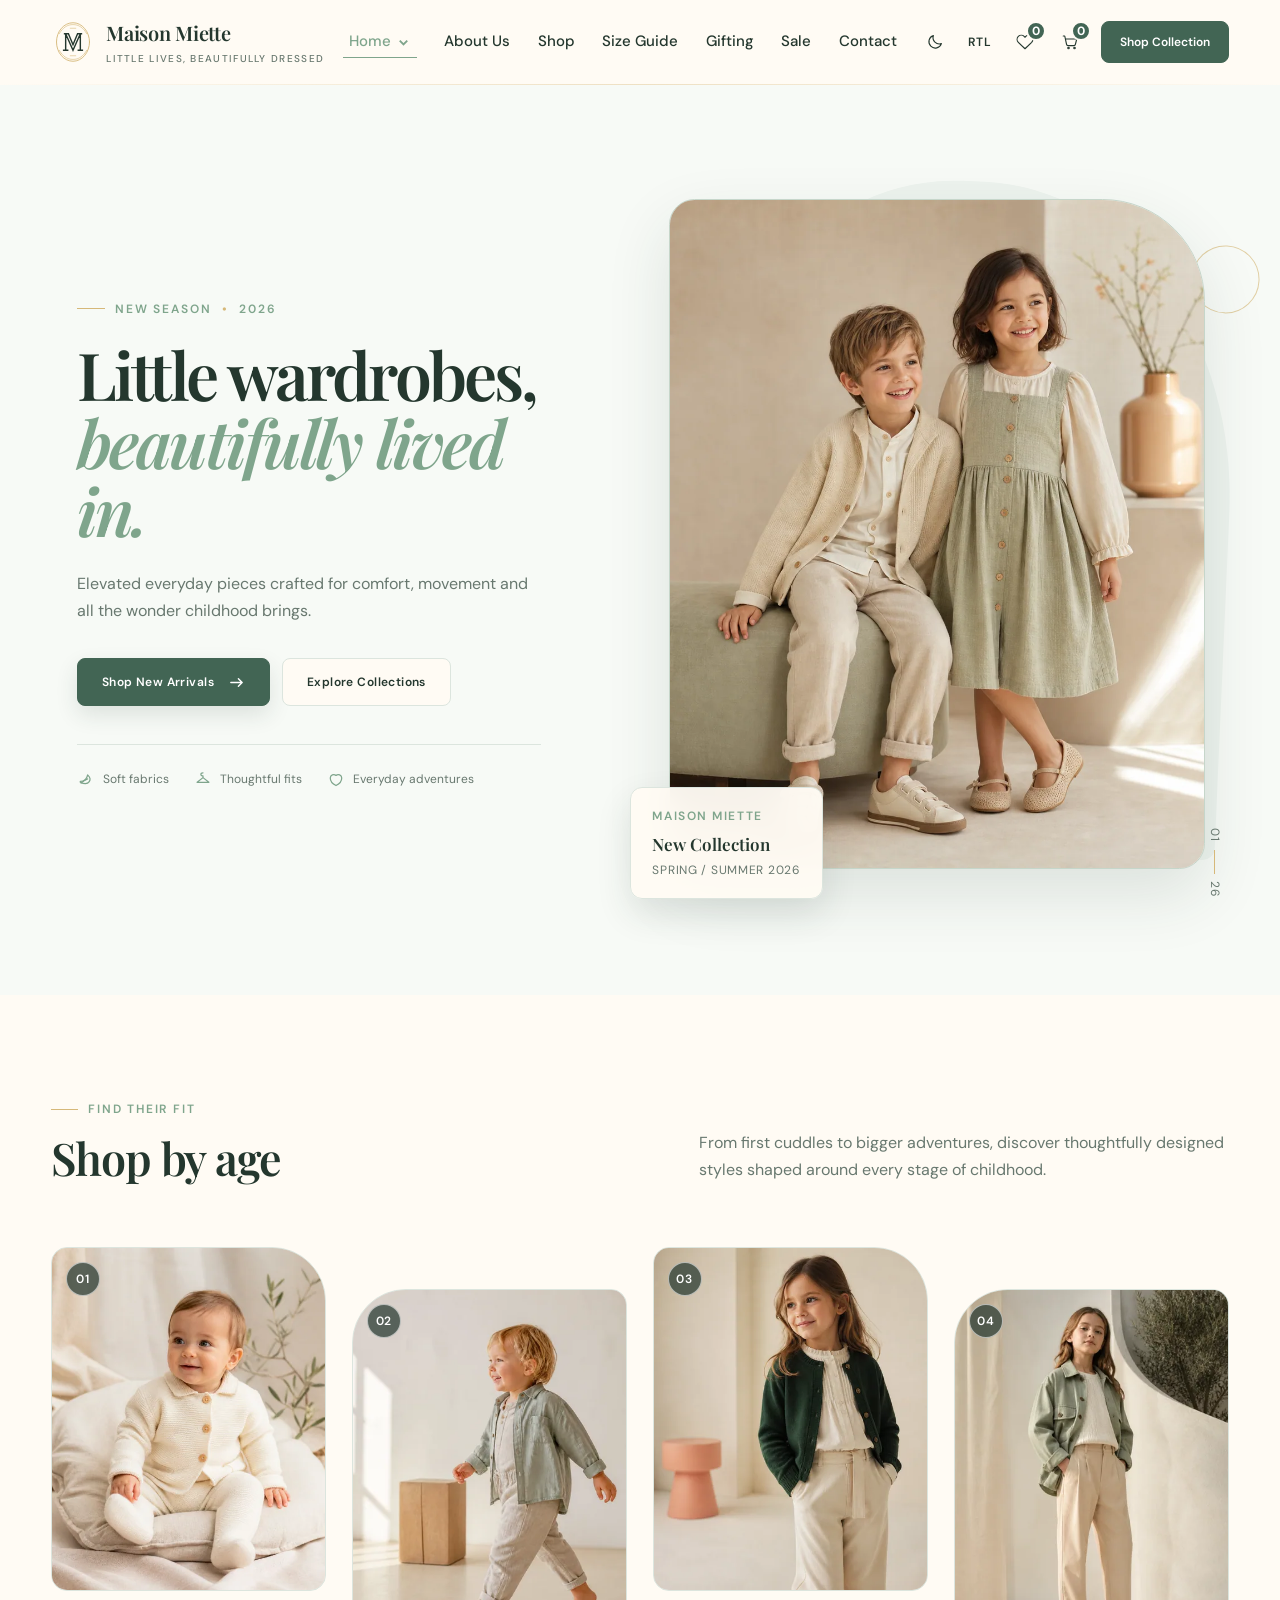
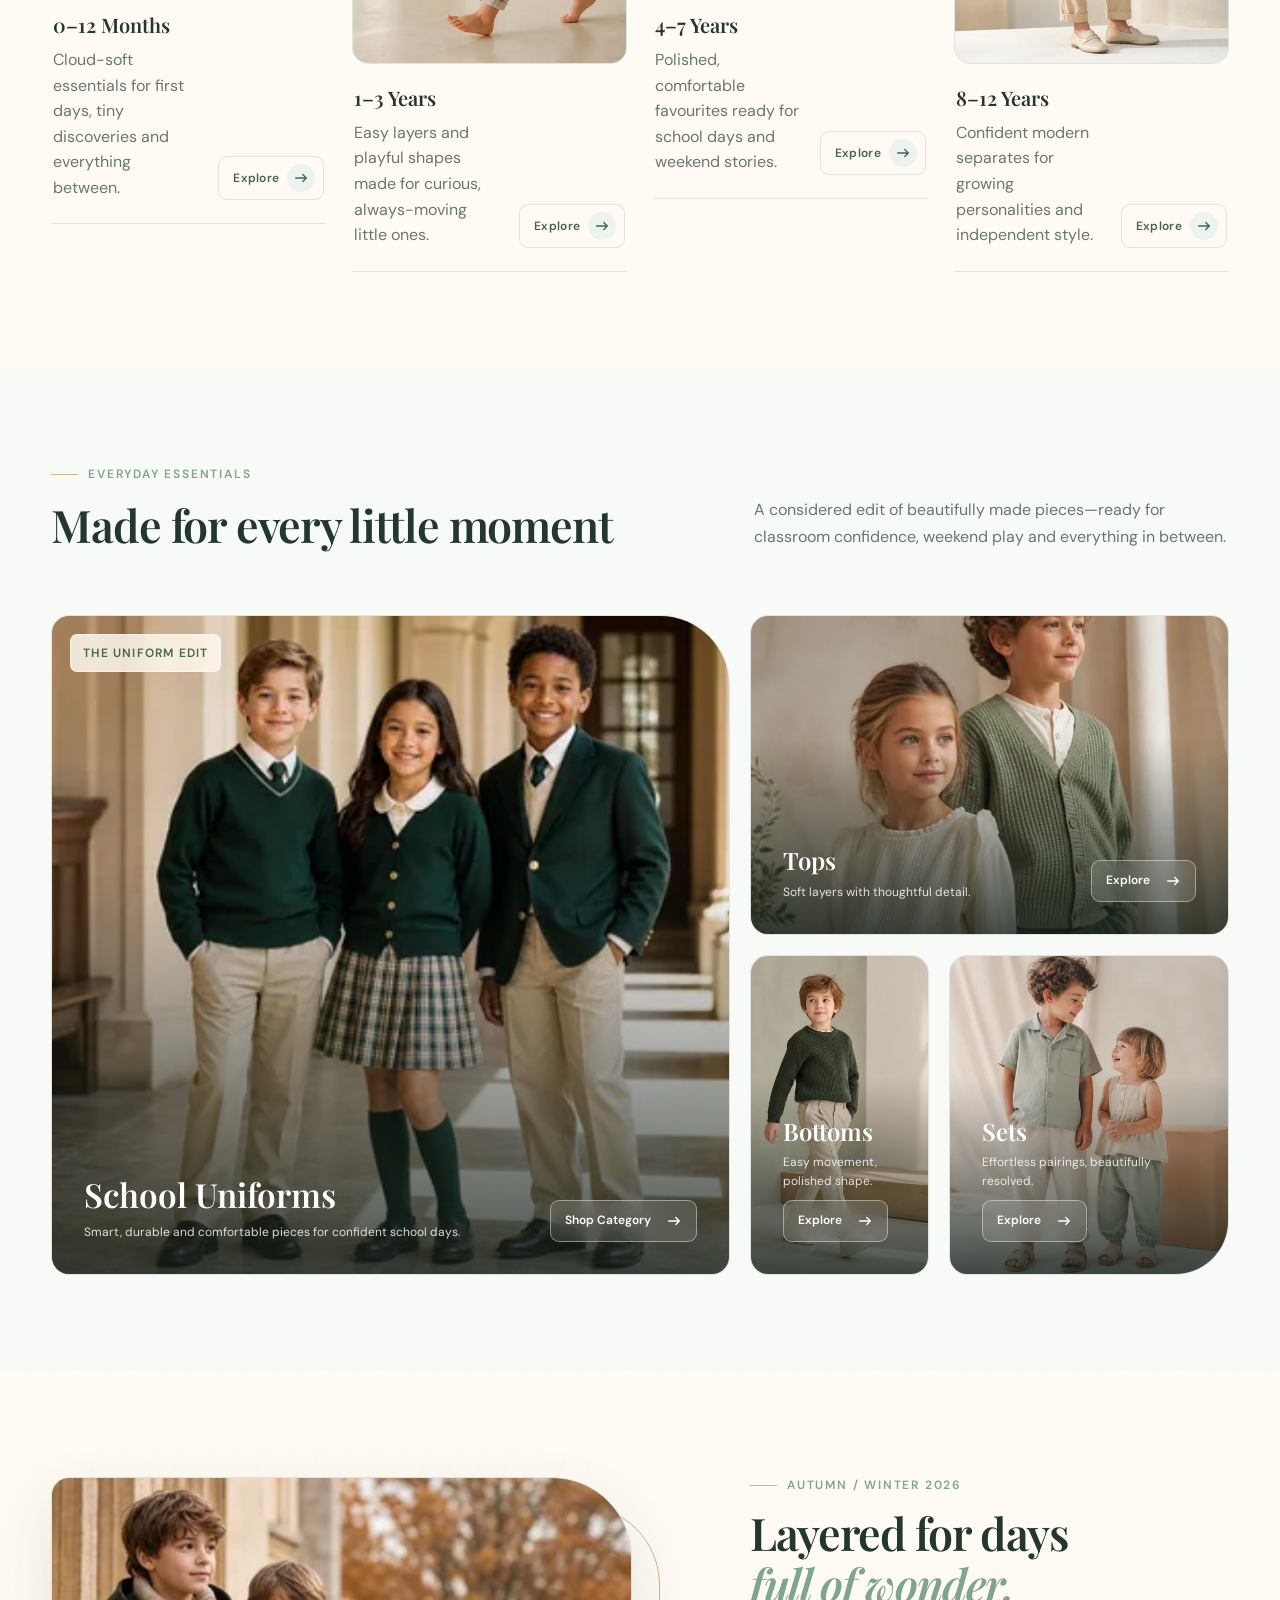
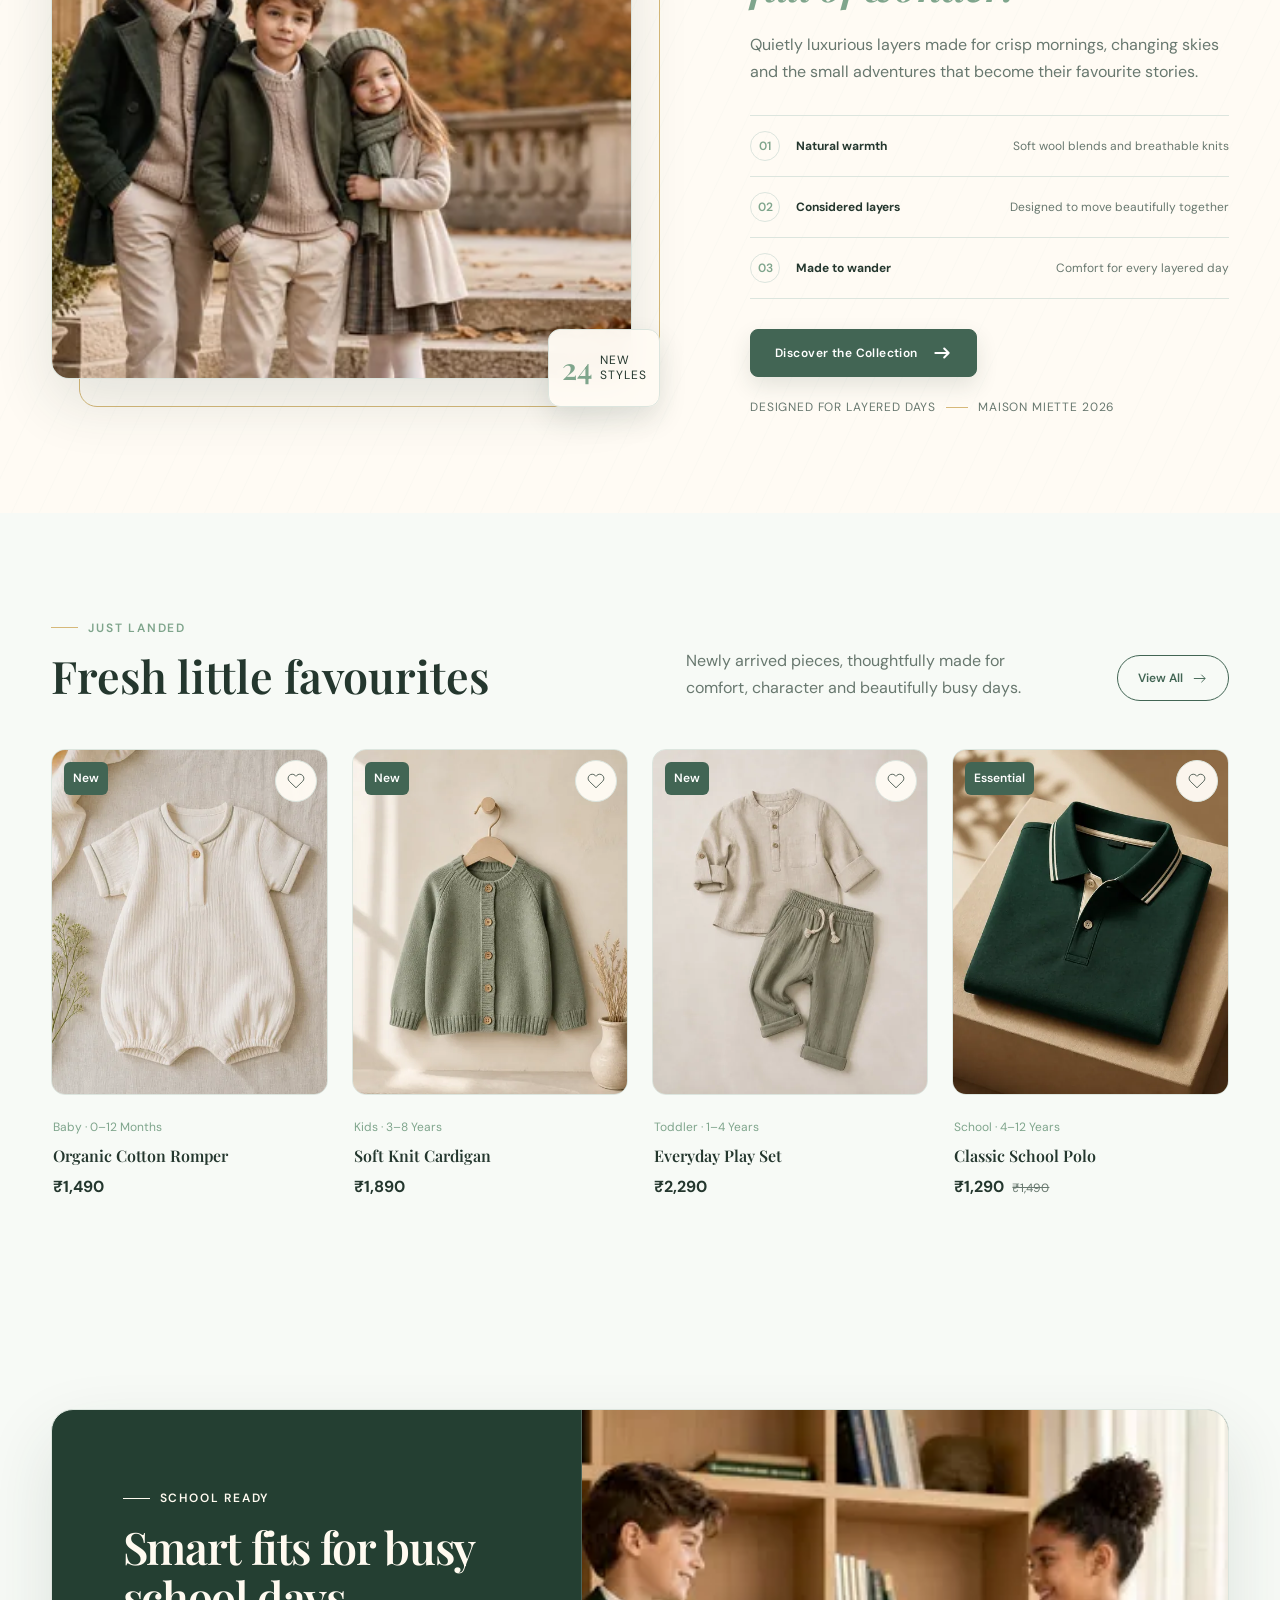
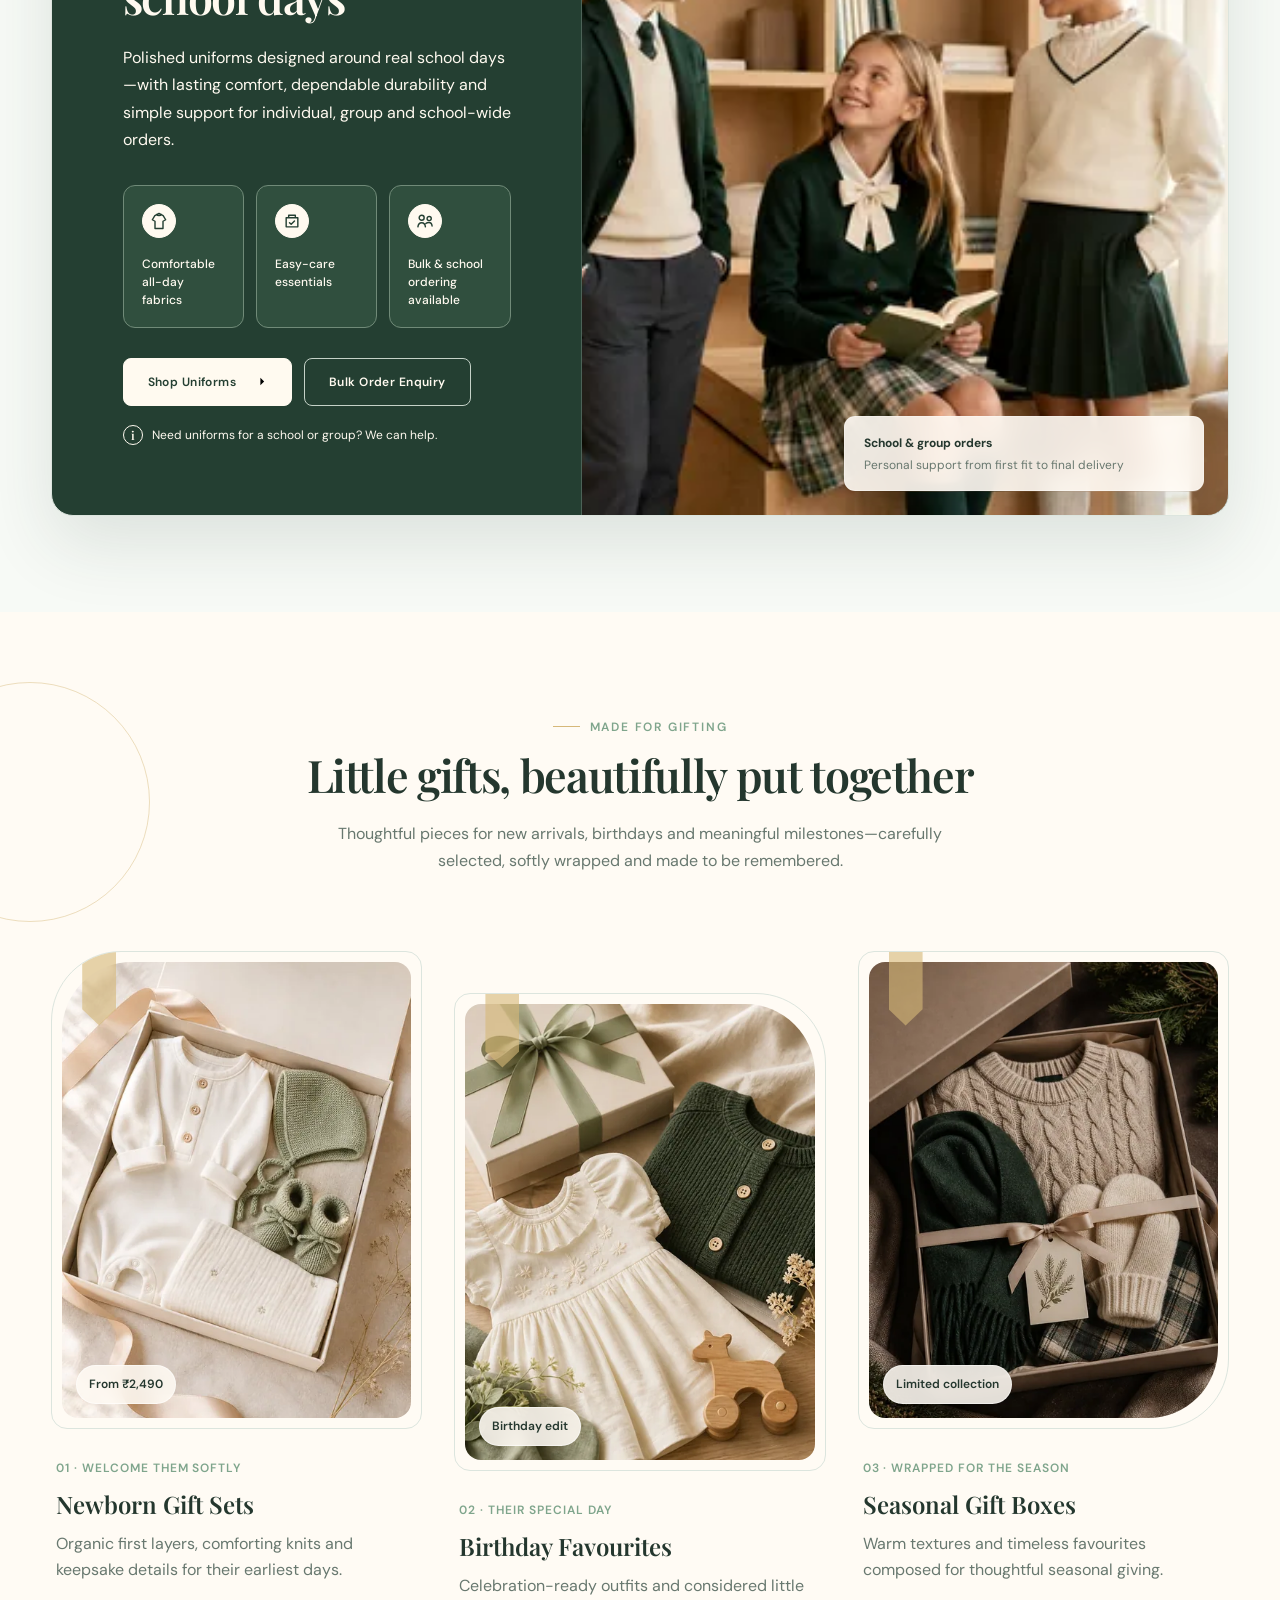
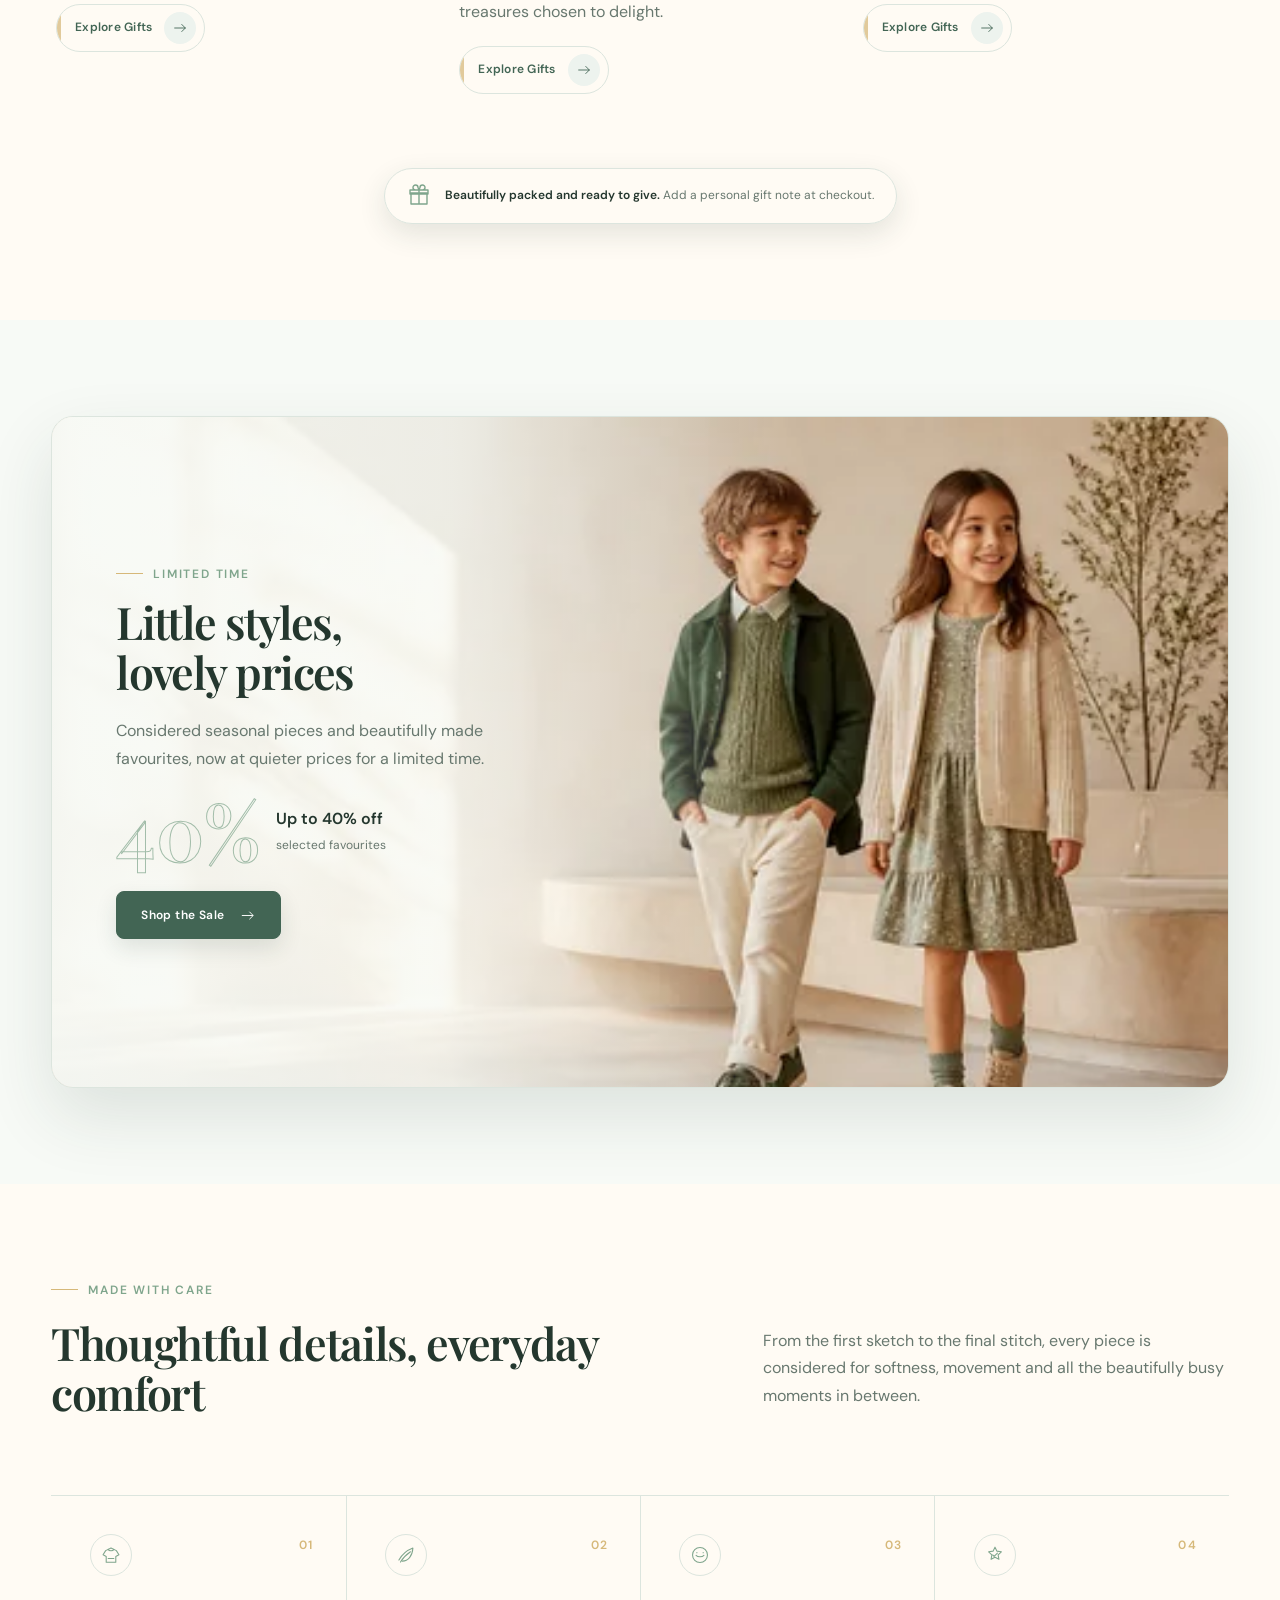
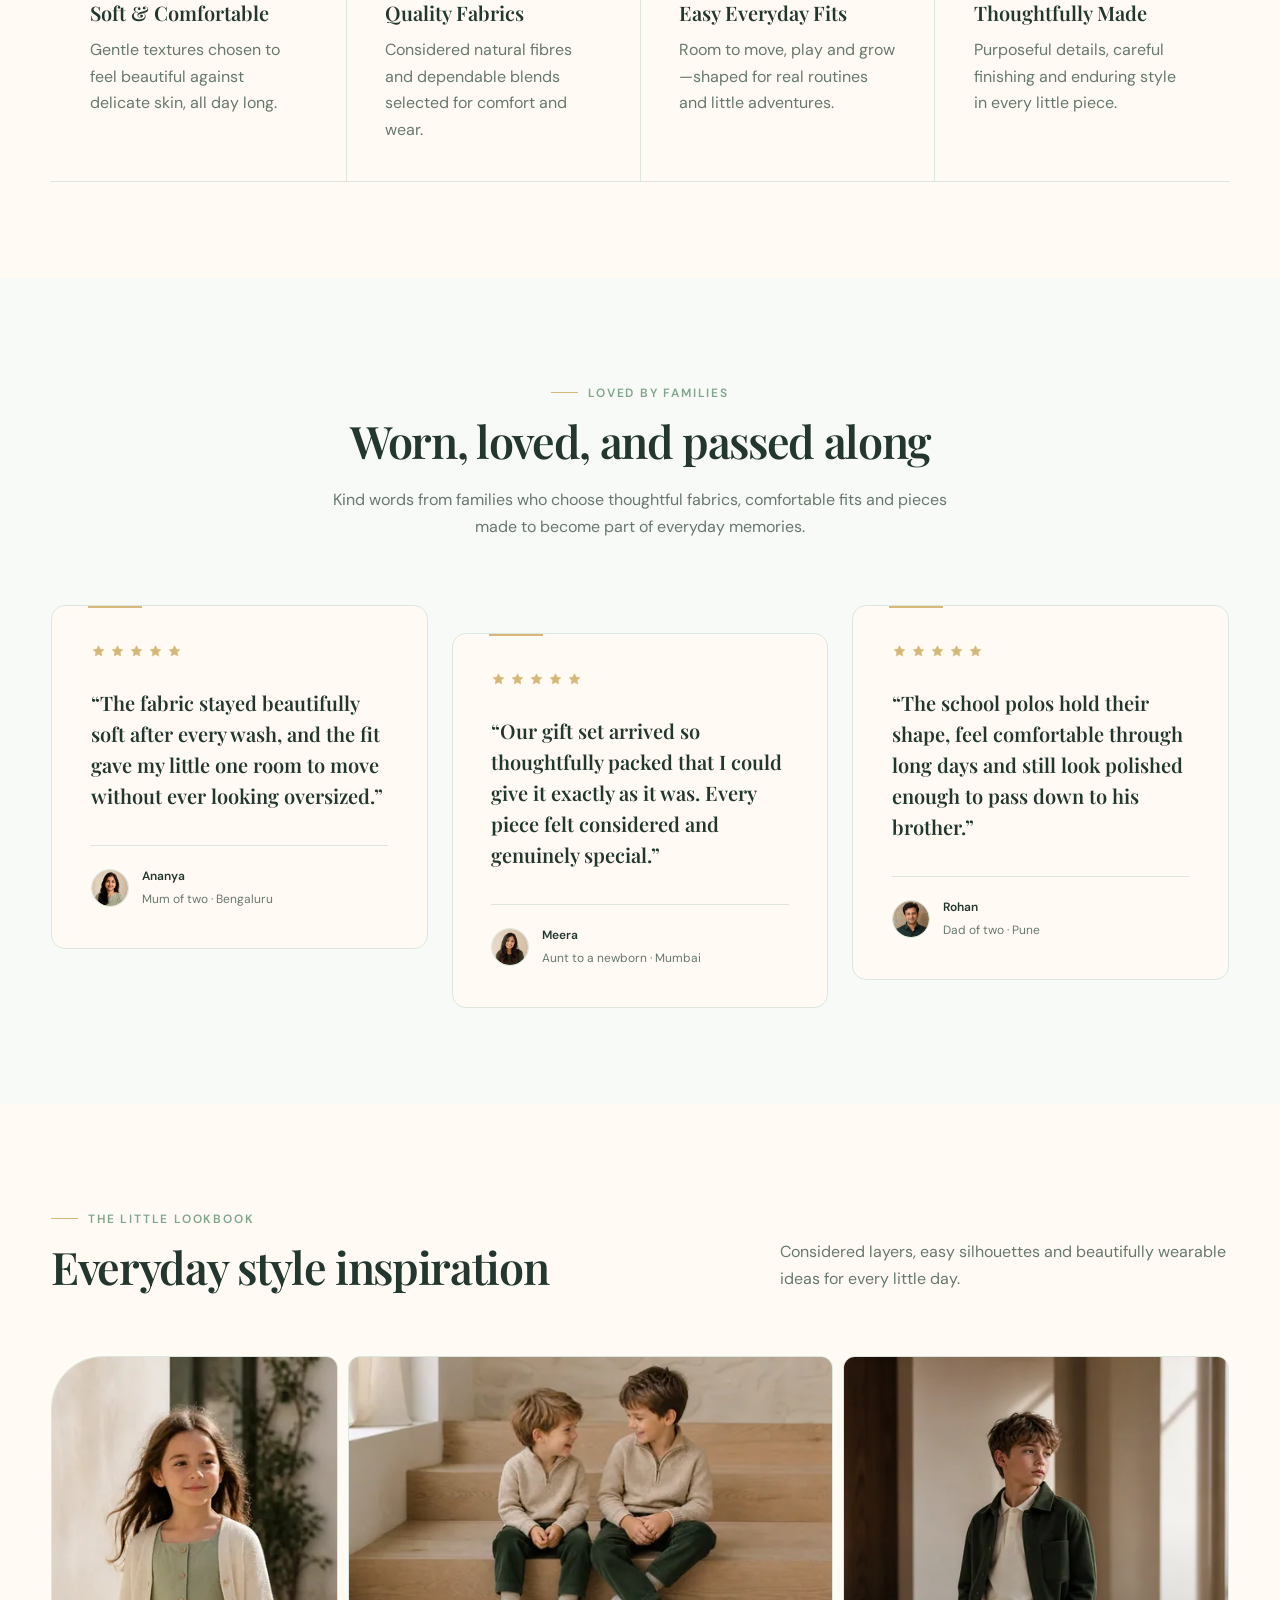
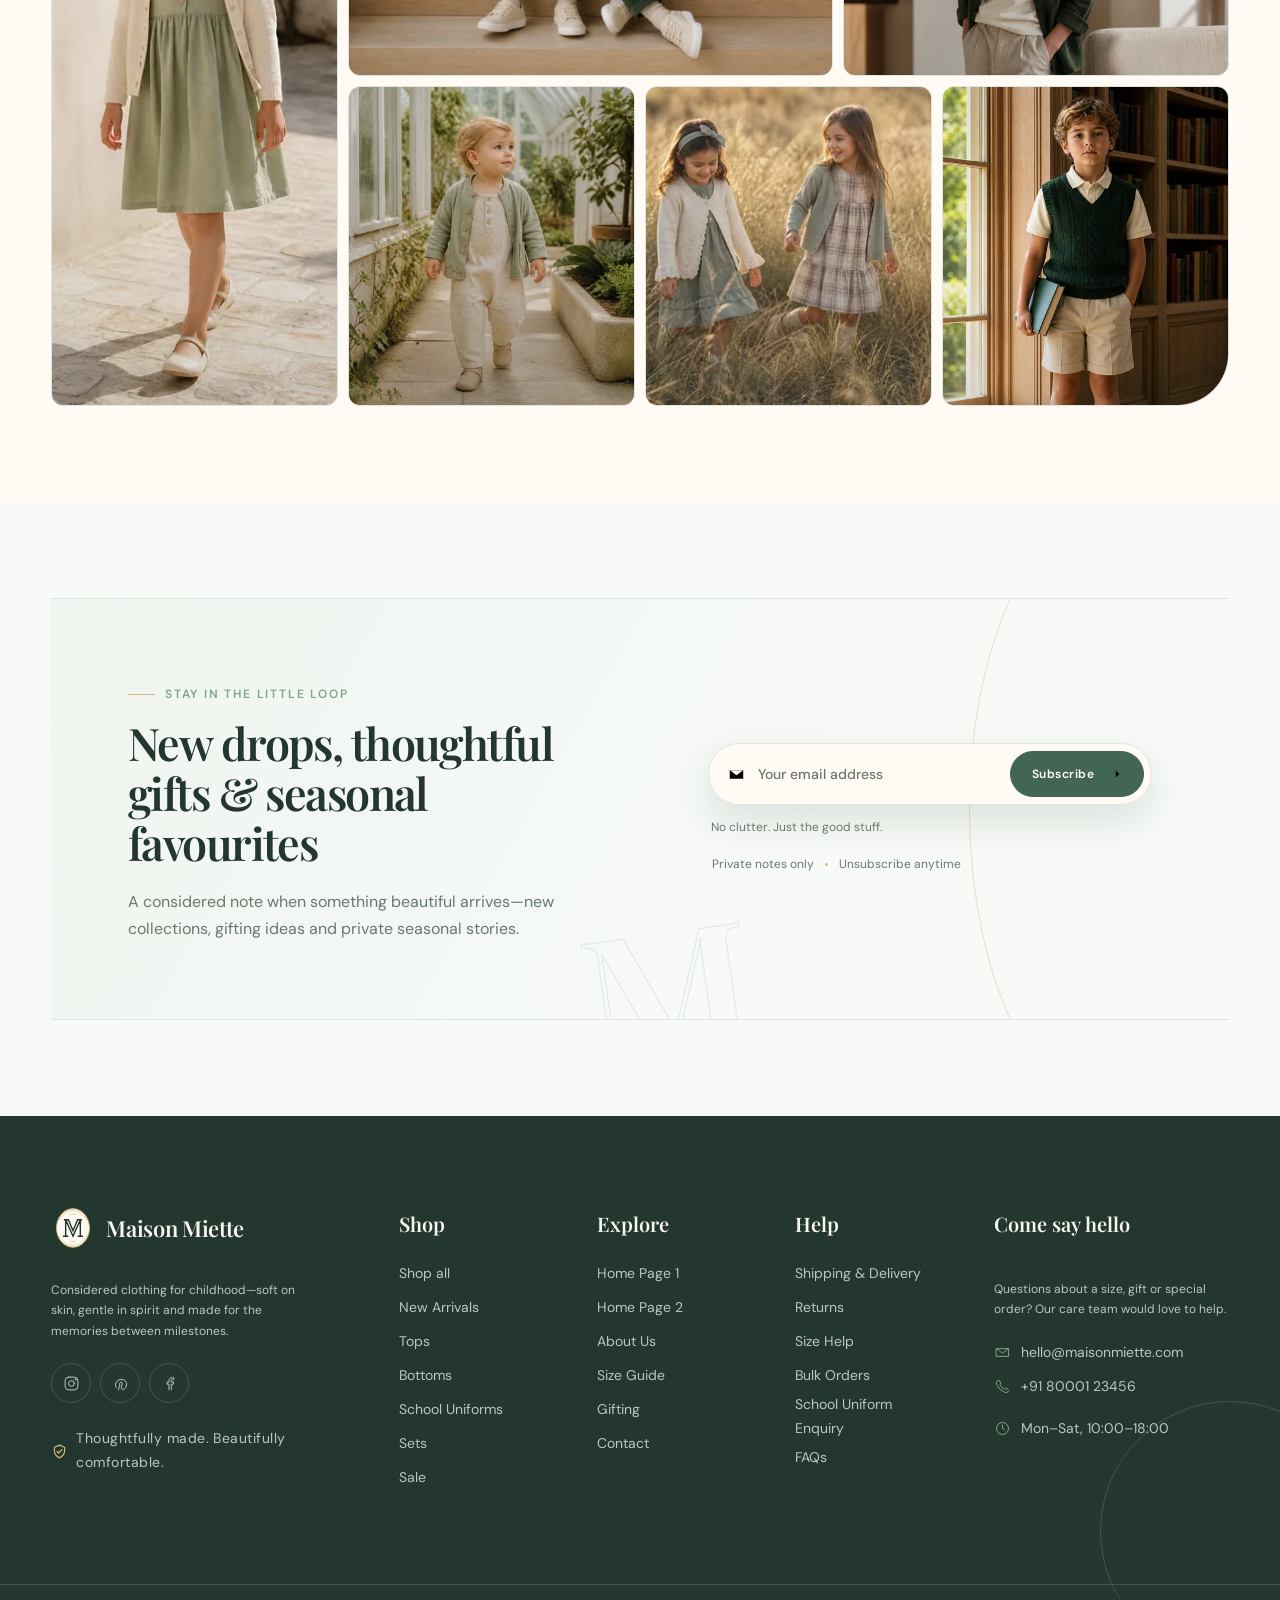
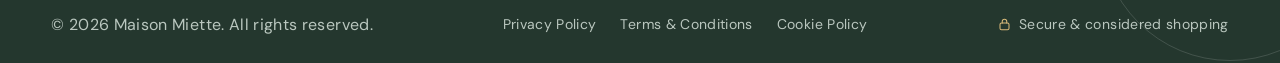
<file: index.html>
<!doctype html>
<html lang="en">
<head>
  <meta charset="utf-8">
  <meta name="viewport" content="width=device-width, initial-scale=1">
  <meta name="description" content="Maison Miette — considered clothing for little lives.">
  <title>Maison Miette | Baby &amp; Kids Clothing</title>
  <link rel="canonical" href="https://bhanu4812.github.io/Baby-kids-clothing-store/pages/Homepage1.html">
  <meta http-equiv="refresh" content="0; url=pages/Homepage1.html">
  <script>window.location.replace('pages/Homepage1.html' + window.location.search + window.location.hash);</script>
<link rel="icon" href="favicon.ico" sizes="16x16 32x32">
<link rel="icon" type="image/png" sizes="32x32" href="assets/favicon-32.png">
<link rel="icon" type="image/svg+xml" href="assets/favicon.svg?v=2">
</head>
<body>
  <p>Opening <a href="pages/Homepage1.html">Maison Miette</a>&hellip;</p>
</body>
</html>
</file>
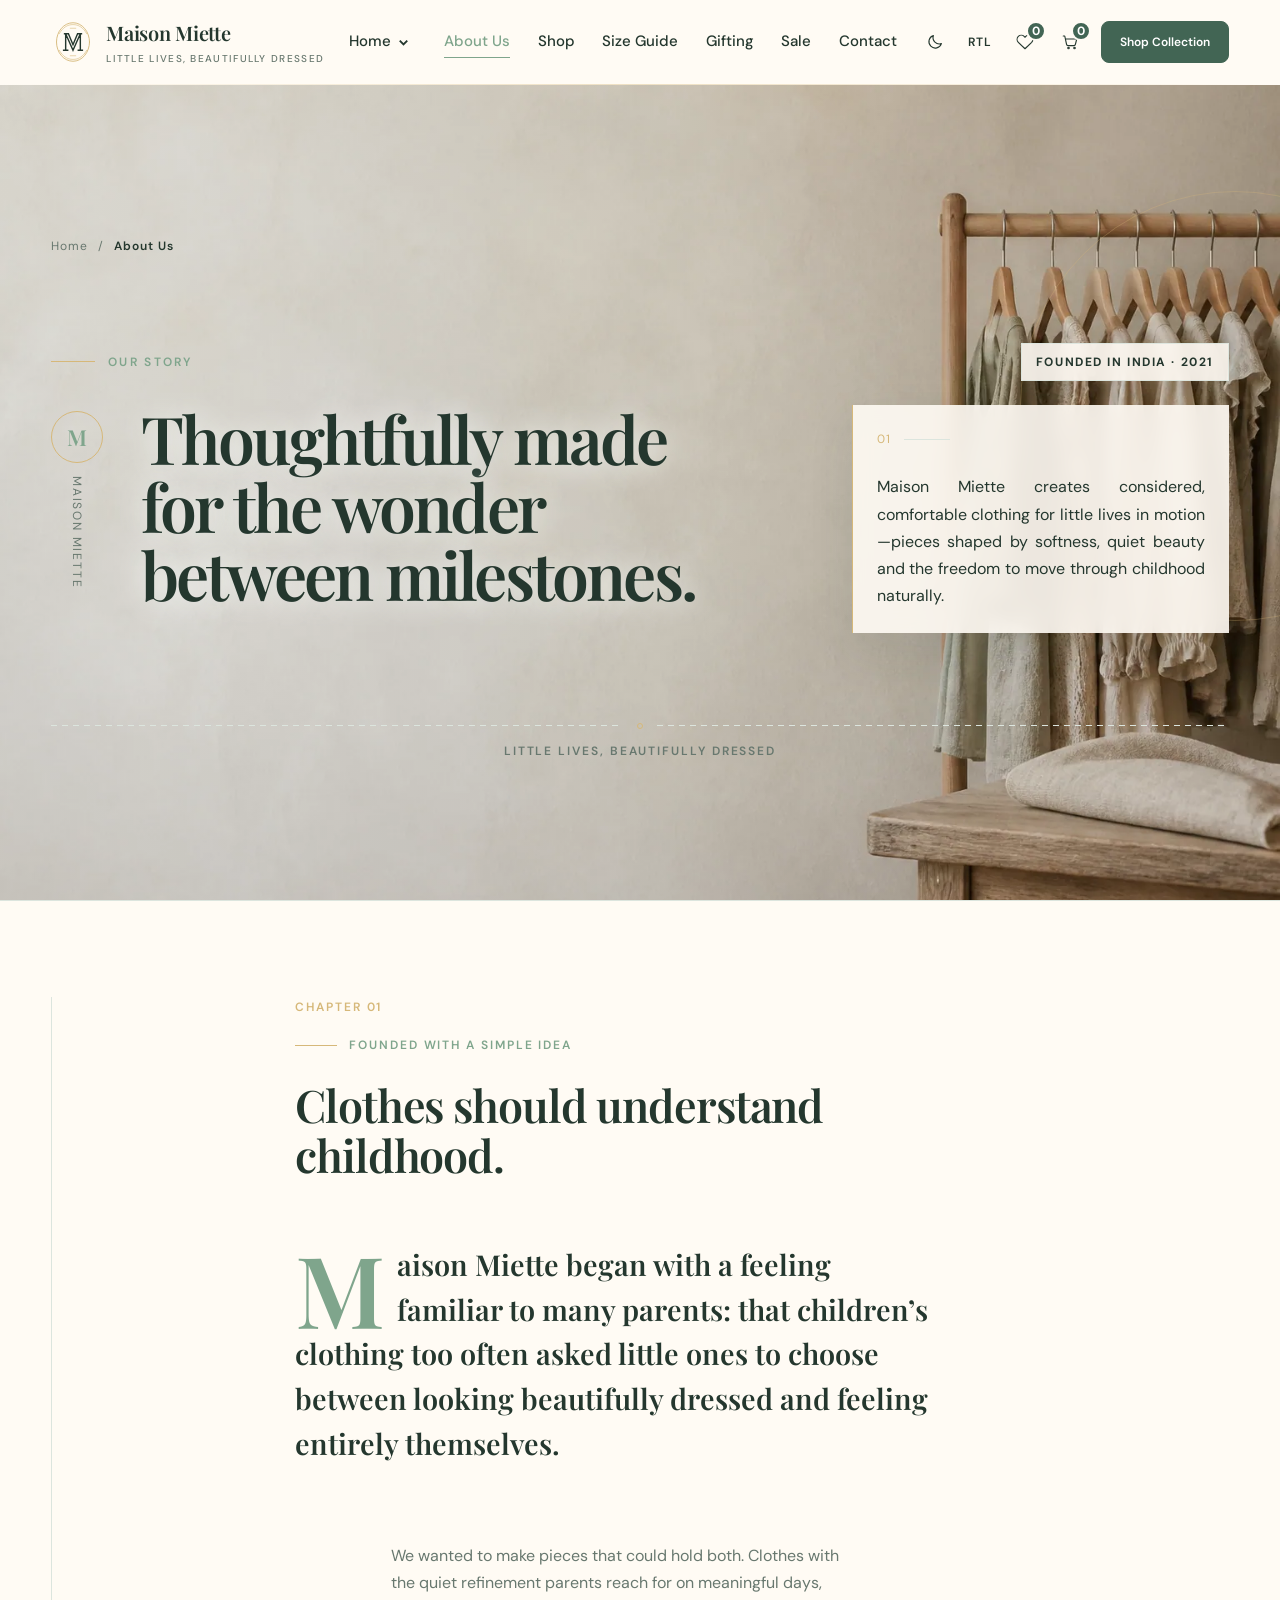
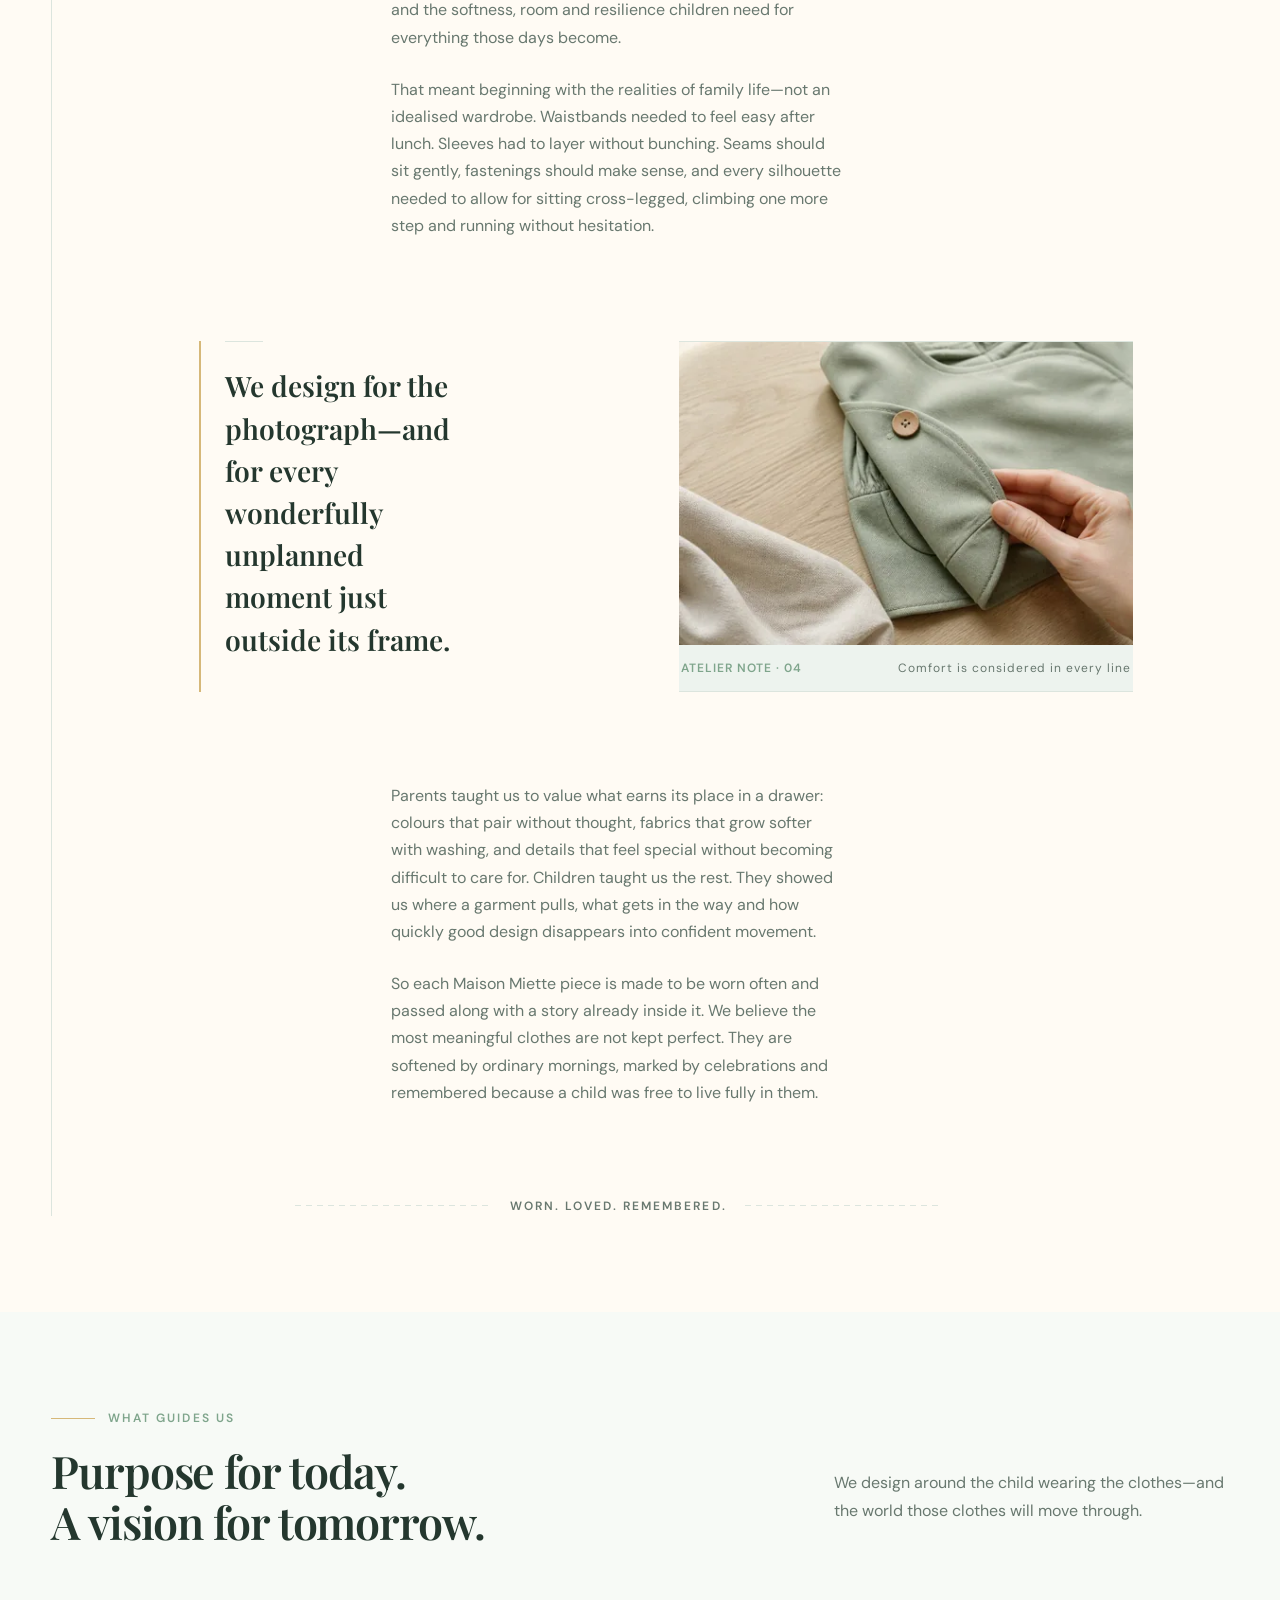
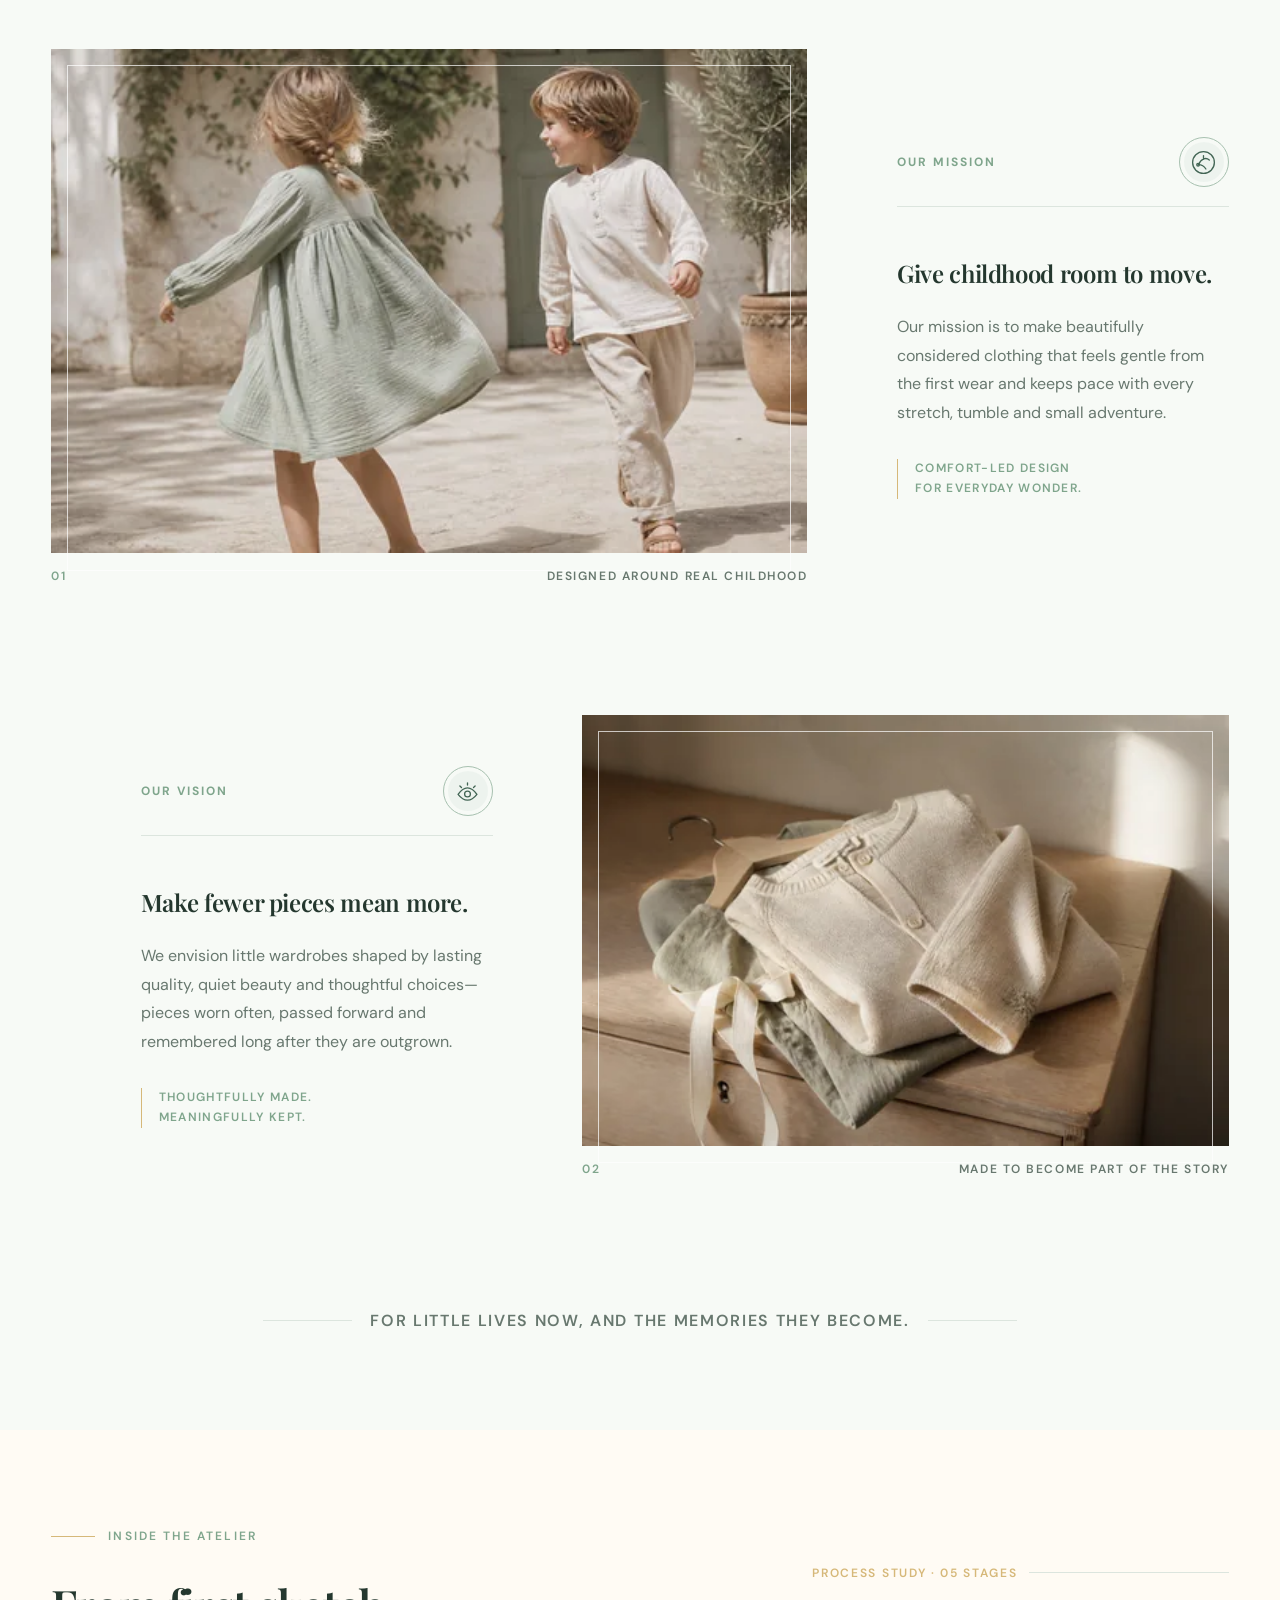
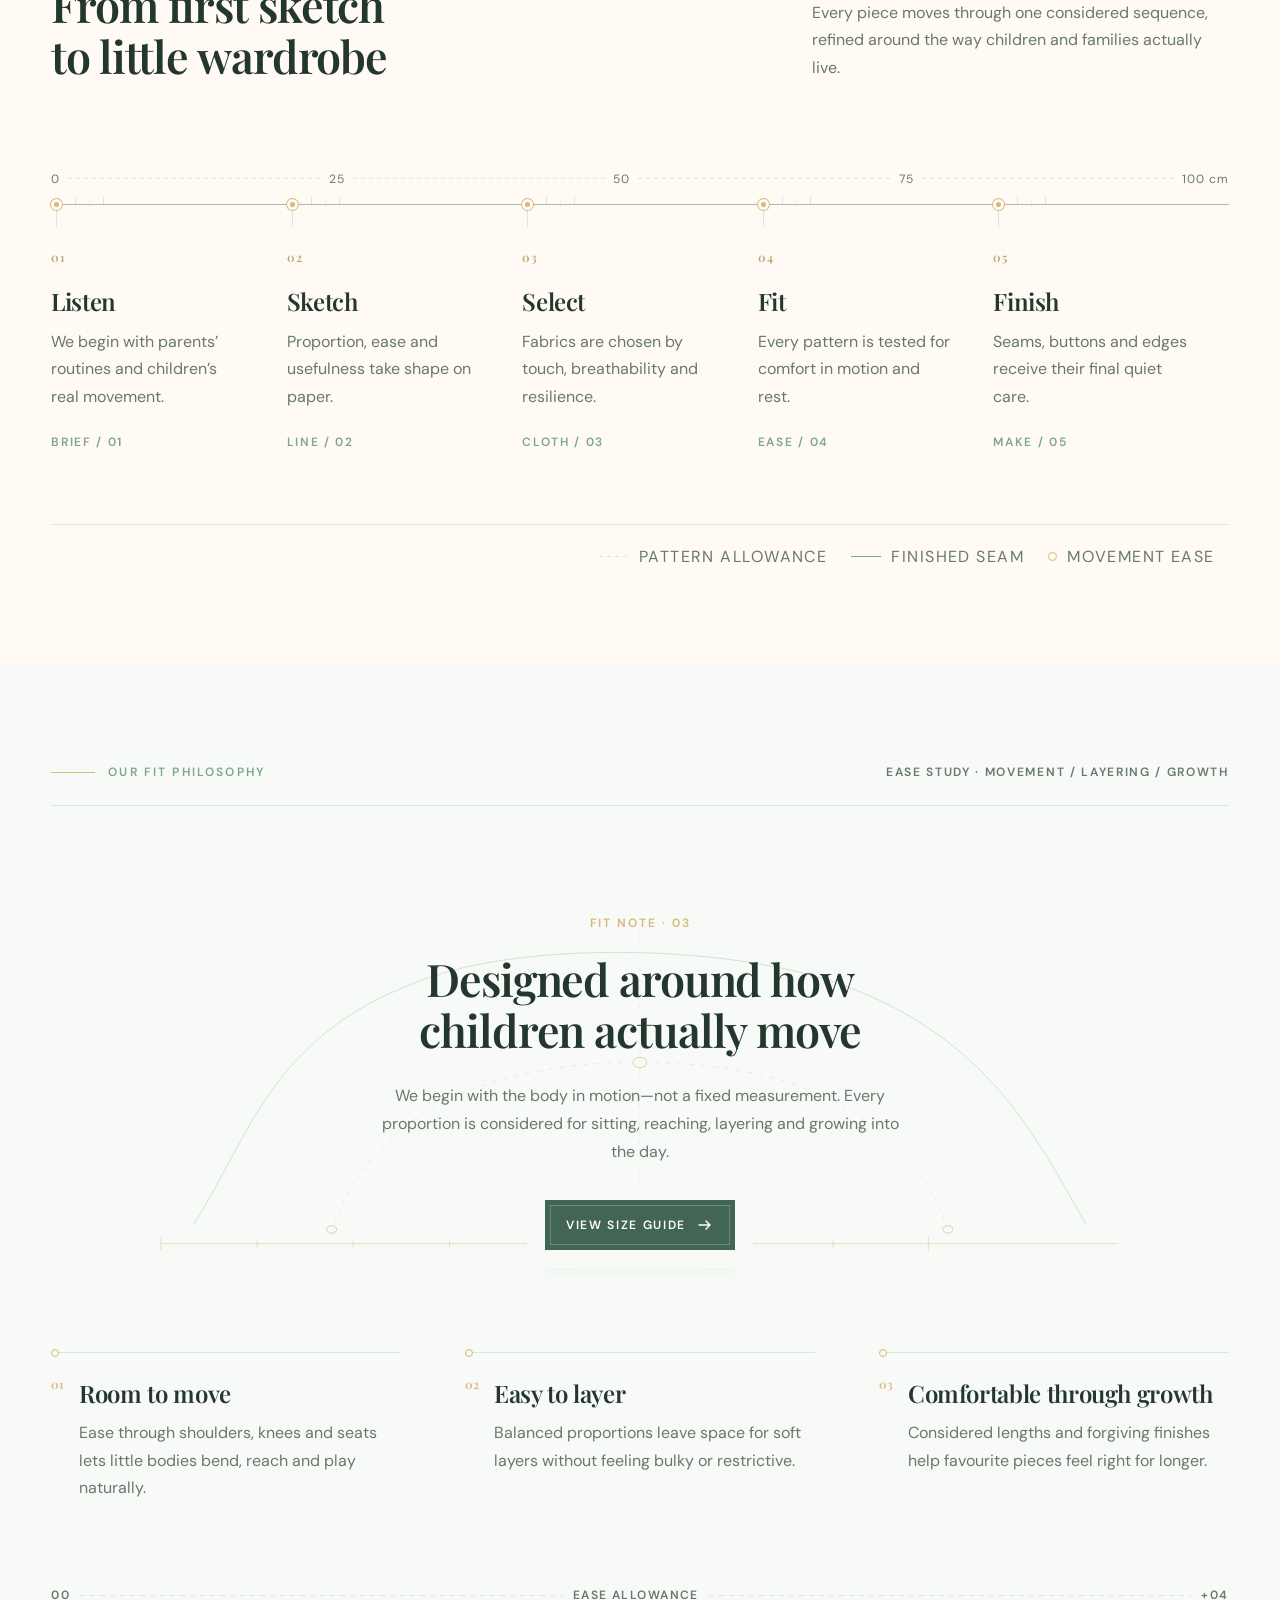
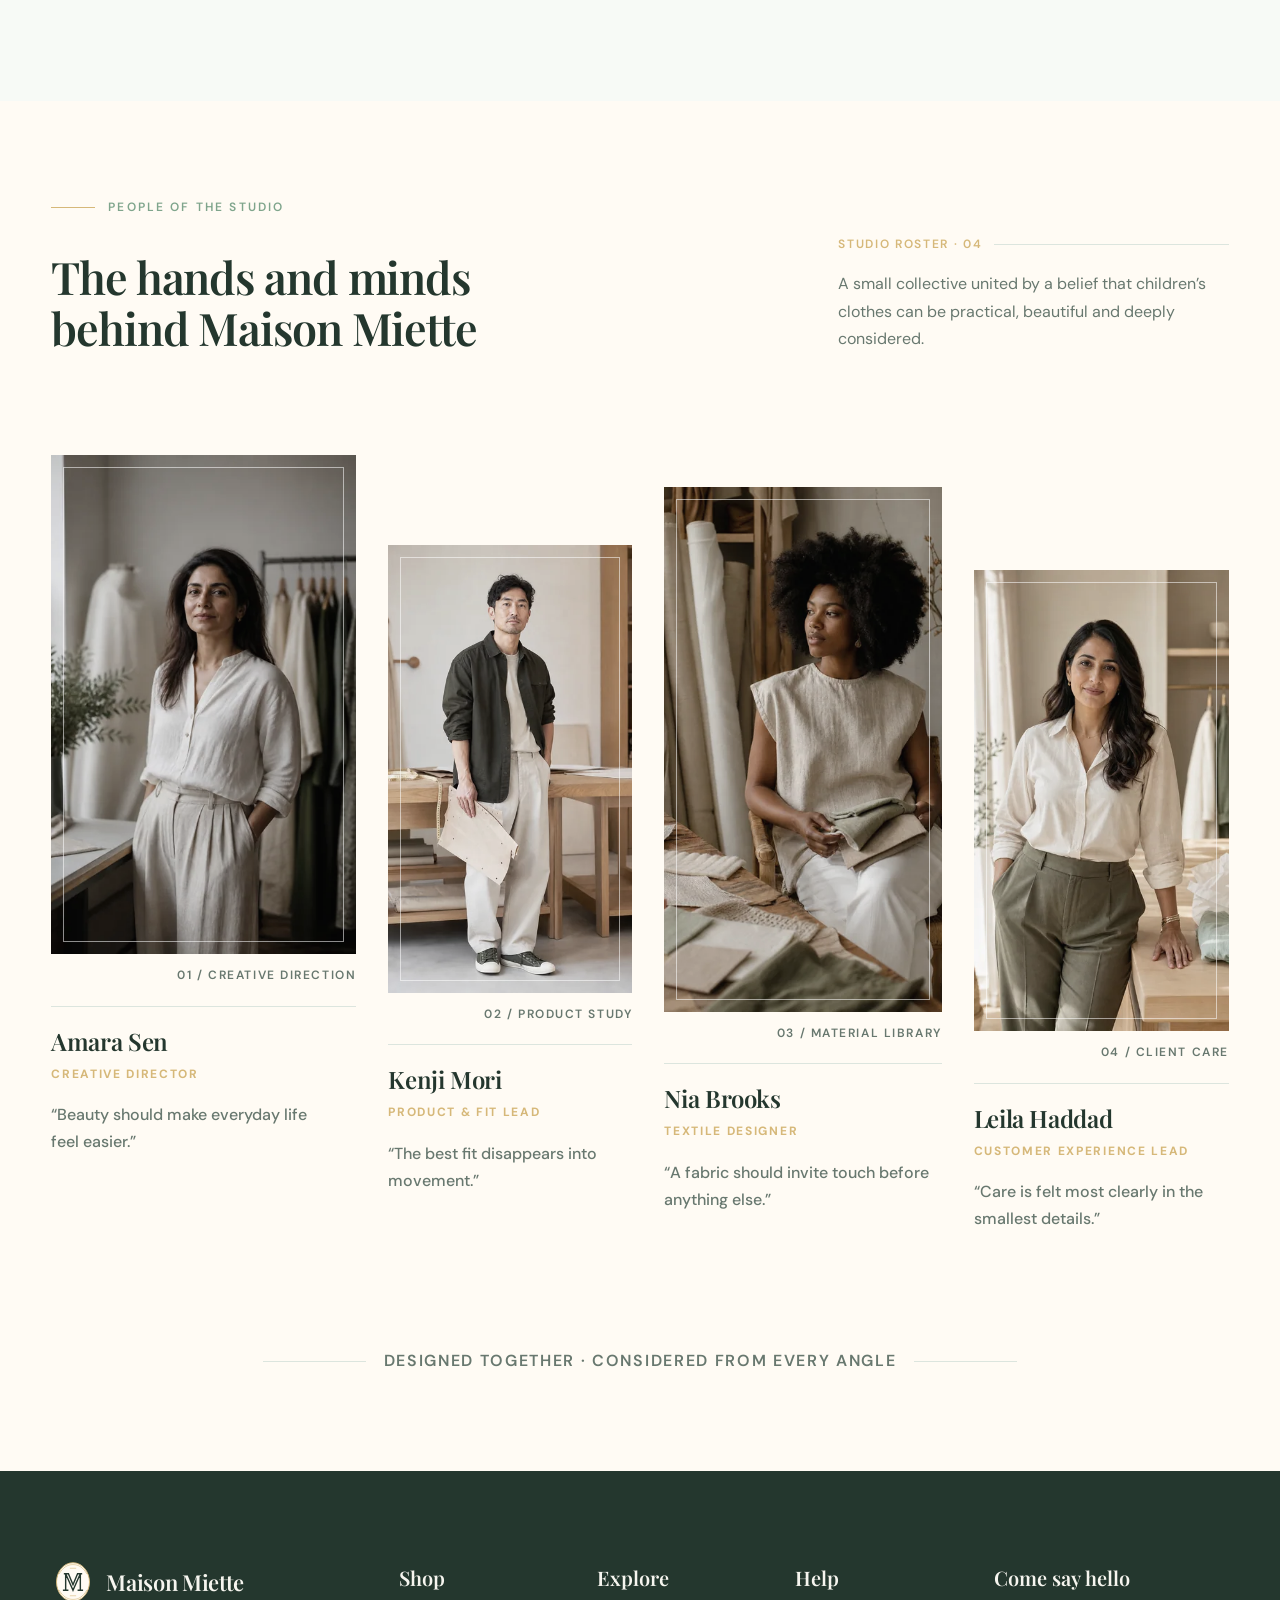
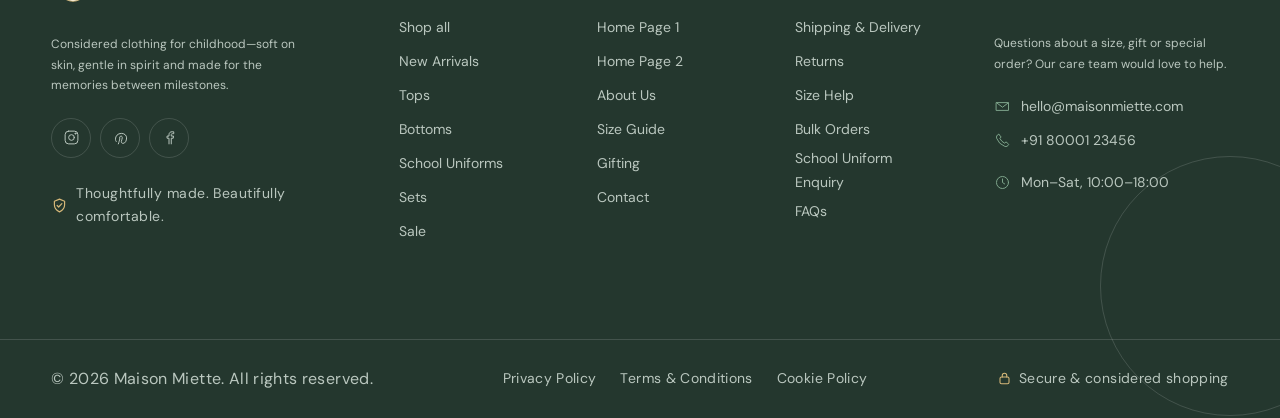
<file: pages/about.html>
<!doctype html>
<html lang="en" dir="ltr">
<head>
  <meta charset="utf-8"><meta name="viewport" content="width=device-width, initial-scale=1">
  <meta name="description" content="Maison Miette — considered clothing for little lives.">
  <title>Maison Miette | Baby &amp; Kids Clothing</title>
  <link rel="stylesheet" href="../assets/css/style.css"><link rel="stylesheet" href="../assets/css/dark-mode.css"><link rel="stylesheet" href="../assets/css/rtl.css">
  <script src="../assets/js/main.js?v=4" defer></script>
  <link rel="preload" as="image" href="../assets/images/optimized/about-introduction-atelier-bg-960.webp" imagesrcset="../assets/images/optimized/about-introduction-atelier-bg-480.webp 480w, ../assets/images/optimized/about-introduction-atelier-bg-960.webp 960w, ../assets/images/optimized/about-introduction-atelier-bg-1536.webp 1536w" imagesizes="100vw" fetchpriority="high">
<link rel="icon" href="../favicon.ico" sizes="16x16 32x32">
<link rel="icon" type="image/png" sizes="32x32" href="../assets/favicon-32.png">
<link rel="icon" type="image/svg+xml" href="../assets/favicon.svg?v=2">
</head>
<body>
  <header class="site-header" data-header>
    <div class="header-shell">
      <a class="brand" href="Homepage1.html" aria-label="Maison Miette home">
        <span class="brand-mark" aria-hidden="true"><svg class="miette-logo" viewBox="0 0 48 48"><ellipse class="miette-frame" cx="24" cy="24" rx="18" ry="21"/><path class="miette-thread" d="M9 15C13 8 18 5 24 5s11 3 15 10M9 33c4 7 9 10 15 10s11-3 15-10"/><path class="miette-monogram" d="M13 33h6m10 0h6M14 15h5l5 12 5-12h5M16 33V15l8 18 8-18v18"/><path class="miette-thread" d="M21 9h6M21 39h6"/></svg></span>
        <span class="brand-copy"><span class="brand-name">Maison Miette</span><span class="brand-tagline">Little lives, beautifully dressed</span></span>
      </a>
      <nav class="primary-nav" id="primary-navigation" aria-label="Primary navigation">
        <div class="nav-inner">
          <div class="nav-item nav-dropdown" data-dropdown>
            <button class="nav-link is-active dropdown-trigger" type="button" aria-expanded="false" aria-controls="home-menu">Home <svg class="chevron" viewBox="0 0 16 16" aria-hidden="true"><path d="m4 6 4 4 4-4"/></svg></button>
            <div class="dropdown-menu" id="home-menu" role="menu">
              <a class="dropdown-link is-current" href="Homepage1.html" role="menuitem" aria-current="page"><span>Home Page 1</span><i aria-hidden="true"></i></a>
              <a class="dropdown-link" href="Homepage2.html" role="menuitem">Home Page 2</a>
            </div>
          </div>
          <a class="nav-link" href="about.html">About Us</a><a class="nav-link" href="shop.html">Shop</a><a class="nav-link" href="size-guide.html">Size Guide</a><a class="nav-link" href="gifting.html">Gifting</a><a class="nav-link sale-link" href="sale.html">Sale</a><a class="nav-link" href="contact.html">Contact</a>
        </div>
        <div class="mobile-utilities">
          <button class="mobile-action" type="button" data-theme-toggle aria-label="Switch to dark mode"><span>Dark mode</span><svg viewBox="0 0 24 24" aria-hidden="true"><path d="M20.5 14.2A8.5 8.5 0 0 1 9.8 3.5 8.5 8.5 0 1 0 20.5 14.2Z"/></svg></button>
          <button class="mobile-action" type="button" data-direction-toggle aria-label="Switch to right-to-left layout"><span>RTL layout</span><svg viewBox="0 0 24 24" aria-hidden="true"><path d="M4 6h16M4 12h10M4 18h16M17 9l3 3-3 3"/></svg></button>
          <a class="mobile-action" href="#wishlist"><span>Wishlist <b class="mobile-wishlist-count" data-wishlist-count>0</b></span><svg viewBox="0 0 24 24" aria-hidden="true"><path d="M20.8 4.6a5.5 5.5 0 0 0-7.8 0L12 5.7l-1.1-1.1a5.5 5.5 0 0 0-7.8 7.8L12 21l8.9-8.6a5.5 5.5 0 0 0-.1-7.8Z"/></svg></a>
          <a class="header-cta mobile-cta" href="shop.html">Shop Collection</a>
        </div>
      </nav>
      <div class="header-actions">
        <button class="icon-button desktop-action" type="button" data-theme-toggle aria-label="Switch to dark mode"><svg class="moon-icon" viewBox="0 0 24 24" aria-hidden="true"><path d="M20.5 14.2A8.5 8.5 0 0 1 9.8 3.5 8.5 8.5 0 1 0 20.5 14.2Z"/></svg><svg class="sun-icon" viewBox="0 0 24 24" aria-hidden="true"><circle cx="12" cy="12" r="4"/><path d="M12 2v2m0 16v2M4.9 4.9l1.4 1.4m11.4 11.4 1.4 1.4M2 12h2m16 0h2M4.9 19.1l1.4-1.4M17.7 6.3l1.4-1.4"/></svg></button>
        <button class="icon-button direction-button desktop-action" type="button" data-direction-toggle aria-label="Switch to right-to-left layout">RTL</button>
        <a class="icon-button desktop-action" href="#wishlist" data-wishlist-link aria-label="Wishlist, 0 items"><svg viewBox="0 0 24 24" aria-hidden="true"><path d="M20.8 4.6a5.5 5.5 0 0 0-7.8 0L12 5.7l-1.1-1.1a5.5 5.5 0 0 0-7.8 7.8L12 21l8.9-8.6a5.5 5.5 0 0 0-.1-7.8Z"/></svg><b data-wishlist-count>0</b></a>
        <a class="icon-button cart-button" href="#cart" aria-label="Shopping cart, 0 items"><svg viewBox="0 0 24 24" aria-hidden="true"><path d="M3 4h2l2.4 11.2a2 2 0 0 0 2 1.6h7.8a2 2 0 0 0 2-1.6L21 8H6"/><circle cx="10" cy="20" r="1"/><circle cx="18" cy="20" r="1"/></svg><b>0</b></a>
        <a class="header-cta desktop-action" href="shop.html">Shop Collection</a>
        <button class="menu-toggle" type="button" aria-label="Open navigation" aria-expanded="false" aria-controls="primary-navigation" data-menu-toggle><span></span><span></span><span></span></button>
      </div>
    </div>
  </header>
  <main class="about-main">
    <section class="about-introduction" aria-labelledby="about-introduction-title">
      <div class="about-introduction-bg" aria-hidden="true"></div>
      <div class="about-introduction-shell">
        <nav class="about-breadcrumb" aria-label="Breadcrumb"><ol><li><a href="Homepage1.html">Home</a></li><li aria-hidden="true">/</li><li aria-current="page">About Us</li></ol></nav>
        <div class="about-introduction-meta">
          <span class="about-eyebrow"><i aria-hidden="true"></i>Our story</span>
          <span class="about-founded">Founded in India · 2021</span>
        </div>
        <div class="about-introduction-heading">
          <span class="about-monogram" aria-hidden="true"><i>M</i><small>Maison Miette</small></span>
          <h1 id="about-introduction-title">Thoughtfully made for the wonder between milestones.</h1>
        </div>
        <div class="about-introduction-note">
          <span aria-hidden="true">01</span>
          <p>Maison Miette creates considered, comfortable clothing for little lives in motion—pieces shaped by softness, quiet beauty and the freedom to move through childhood naturally.</p>
        </div>
        <div class="about-stitch-rule" aria-hidden="true"><span></span><i></i><span></span></div>
        <p class="about-signature">Little lives, beautifully dressed</p>
      </div>
    </section>
    <section class="origin-story" aria-labelledby="origin-story-title">
      <article class="origin-story-shell">
        <header class="origin-story-head">
          <span class="origin-story-index">Chapter 01</span>
          <span class="origin-story-founded"><i aria-hidden="true"></i>Founded with a simple idea</span>
          <h2 id="origin-story-title">Clothes should understand childhood.</h2>
        </header>
        <p class="origin-story-lead">Maison Miette began with a feeling familiar to many parents: that children’s clothing too often asked little ones to choose between looking beautifully dressed and feeling entirely themselves.</p>
        <div class="origin-story-column origin-story-column-one">
          <p>We wanted to make pieces that could hold both. Clothes with the quiet refinement parents reach for on meaningful days, and the softness, room and resilience children need for everything those days become.</p>
          <p>That meant beginning with the realities of family life—not an idealised wardrobe. Waistbands needed to feel easy after lunch. Sleeves had to layer without bunching. Seams should sit gently, fastenings should make sense, and every silhouette needed to allow for sitting cross-legged, climbing one more step and running without hesitation.</p>
        </div>
        <blockquote class="origin-pull-quote">We design for the photograph—and for every wonderfully unplanned moment just outside its frame.</blockquote>
        <figure class="origin-detail-image">
          <img src="../assets/images/optimized/about-origin-garment-detail-960.webp" alt="Maker inspecting the curved seam and wooden button of a muted-sage children's garment" srcset="../assets/images/optimized/about-origin-garment-detail-480.webp 480w, ../assets/images/optimized/about-origin-garment-detail-960.webp 960w, ../assets/images/optimized/about-origin-garment-detail-1536.webp 1536w" sizes="(max-width: 639px) 100vw, (max-width: 1023px) 50vw, 33vw" width="1536" height="1024" loading="lazy" decoding="async" fetchpriority="auto">
          <figcaption><span>Atelier note · 04</span>Comfort is considered in every line</figcaption>
        </figure>
        <div class="origin-story-column origin-story-column-two">
          <p>Parents taught us to value what earns its place in a drawer: colours that pair without thought, fabrics that grow softer with washing, and details that feel special without becoming difficult to care for. Children taught us the rest. They showed us where a garment pulls, what gets in the way and how quickly good design disappears into confident movement.</p>
          <p>So each Maison Miette piece is made to be worn often and passed along with a story already inside it. We believe the most meaningful clothes are not kept perfect. They are softened by ordinary mornings, marked by celebrations and remembered because a child was free to live fully in them.</p>
        </div>
        <footer class="origin-story-close"><span aria-hidden="true"></span><p>Worn. Loved. Remembered.</p><span aria-hidden="true"></span></footer>
      </article>
    </section>
    <section class="mission-vision" id="mission-vision" aria-labelledby="mission-vision-title">
      <div class="mission-vision-shell">
        <header class="mission-vision-head">
          <span class="purpose-eyebrow"><i aria-hidden="true"></i>What guides us</span>
          <h2 id="mission-vision-title">Purpose for today.<br>A vision for tomorrow.</h2>
          <p>We design around the child wearing the clothes—and the world those clothes will move through.</p>
        </header>

        <article class="purpose-chapter purpose-mission">
          <figure class="purpose-image">
            <img src="../assets/images/optimized/about-mission-childhood-movement-960.webp" alt="Two children moving freely in soft natural-fibre clothing" srcset="../assets/images/optimized/about-mission-childhood-movement-480.webp 480w, ../assets/images/optimized/about-mission-childhood-movement-960.webp 960w, ../assets/images/optimized/about-mission-childhood-movement-1536.webp 1536w" sizes="(max-width: 639px) 100vw, (max-width: 1023px) 50vw, 33vw" width="1536" height="1024" loading="lazy" decoding="async" fetchpriority="auto">
            <figcaption><span>01</span>Designed around real childhood</figcaption>
          </figure>
          <div class="purpose-copy">
            <div class="purpose-meta"><span>Our mission</span><span class="purpose-icon" aria-hidden="true"><svg viewBox="0 0 40 40"><circle cx="20" cy="20" r="15"/><path d="M13 23c3.8-8.2 10.2-10.7 15-6.5M12.5 23c4.7-.2 8.4 2 10.8 6M20 10.5v5"/><circle cx="12.5" cy="23" r="1.8"/></svg></span></div>
            <h3>Give childhood room to move.</h3>
            <p>Our mission is to make beautifully considered clothing that feels gentle from the first wear and keeps pace with every stretch, tumble and small adventure.</p>
            <p class="purpose-note">Comfort-led design<br>for everyday wonder.</p>
          </div>
        </article>

        <article class="purpose-chapter purpose-vision">
          <figure class="purpose-image">
            <img src="../assets/images/optimized/about-vision-made-to-last-960.webp" alt="A softly worn cardigan arranged with natural garment-making details" srcset="../assets/images/optimized/about-vision-made-to-last-480.webp 480w, ../assets/images/optimized/about-vision-made-to-last-960.webp 960w, ../assets/images/optimized/about-vision-made-to-last-1536.webp 1536w" sizes="(max-width: 639px) 100vw, (max-width: 1023px) 50vw, 33vw" width="1536" height="1024" loading="lazy" decoding="async" fetchpriority="auto">
            <figcaption><span>02</span>Made to become part of the story</figcaption>
          </figure>
          <div class="purpose-copy">
            <div class="purpose-meta"><span>Our vision</span><span class="purpose-icon" aria-hidden="true"><svg viewBox="0 0 40 40"><path d="M7 24c4.2-6 8.5-9 13-9s8.8 3 13 9c-4.2 5.4-8.5 8-13 8S11.2 29.4 7 24Z"/><circle cx="20" cy="23.5" r="4"/><path d="M20 8v3M9.5 12.5l2.2 2.1M30.5 12.5l-2.2 2.1"/></svg></span></div>
            <h3>Make fewer pieces mean more.</h3>
            <p>We envision little wardrobes shaped by lasting quality, quiet beauty and thoughtful choices—pieces worn often, passed forward and remembered long after they are outgrown.</p>
            <p class="purpose-note">Thoughtfully made.<br>Meaningfully kept.</p>
          </div>
        </article>

        <footer class="mission-vision-close"><span aria-hidden="true"></span><p>For little lives now, and the memories they become.</p><span aria-hidden="true"></span></footer>
      </div>
    </section>
    <section class="design-process" aria-labelledby="design-process-title">
      <div class="design-process-shell">
        <header class="design-process-head">
          <span class="process-eyebrow"><i aria-hidden="true"></i>Inside the atelier</span>
          <h2 id="design-process-title">From first sketch<br>to little wardrobe</h2>
          <div class="process-head-note"><span>Process study · 05 stages</span><p>Every piece moves through one considered sequence, refined around the way children and families actually live.</p></div>
        </header>
        <div class="process-drafting-note" aria-hidden="true"><span>0</span><i></i><span>25</span><i></i><span>50</span><i></i><span>75</span><i></i><span>100 cm</span></div>
        <ol class="process-sequence">
          <li><span class="process-marker" aria-hidden="true"></span><span class="process-number">01</span><h3>Listen</h3><p>We begin with parents’ routines and children’s real movement.</p><small>Brief / 01</small></li>
          <li><span class="process-marker" aria-hidden="true"></span><span class="process-number">02</span><h3>Sketch</h3><p>Proportion, ease and usefulness take shape on paper.</p><small>Line / 02</small></li>
          <li><span class="process-marker" aria-hidden="true"></span><span class="process-number">03</span><h3>Select</h3><p>Fabrics are chosen by touch, breathability and resilience.</p><small>Cloth / 03</small></li>
          <li><span class="process-marker" aria-hidden="true"></span><span class="process-number">04</span><h3>Fit</h3><p>Every pattern is tested for comfort in motion and rest.</p><small>Ease / 04</small></li>
          <li><span class="process-marker" aria-hidden="true"></span><span class="process-number">05</span><h3>Finish</h3><p>Seams, buttons and edges receive their final quiet care.</p><small>Make / 05</small></li>
        </ol>
        <div class="process-pattern-key" aria-label="Pattern annotation"><span aria-hidden="true"></span><p>Pattern allowance</p><i aria-hidden="true"></i><p>Finished seam</p><b aria-hidden="true"></b><p>Movement ease</p></div>
      </div>
    </section>
    <section class="fit-philosophy" aria-labelledby="fit-philosophy-title">
      <div class="fit-philosophy-shell">
        <header class="fit-philosophy-intro">
          <span class="fit-eyebrow"><i aria-hidden="true"></i>Our fit philosophy</span>
          <p>Ease study · movement / layering / growth</p>
        </header>

        <div class="fit-composition">
          <svg class="fit-pattern" viewBox="0 0 1200 610" preserveAspectRatio="none" aria-hidden="true">
            <path class="fit-pattern-outline" d="M145 487C205 366 224 230 389 158c107-47 310-41 421 13 146 71 194 200 245 316"/>
            <path class="fit-pattern-seam" d="M286 493c34-126 125-221 314-221s280 95 314 221M600 99v390"/>
            <path class="fit-pattern-measure" d="M112 512h976M112 503v18m98-13v9m98-9v9m98-9v9m97-14v18m98-13v9m98-9v9m98-9v9m97-14v18"/>
            <circle cx="600" cy="272" r="7"/><circle cx="286" cy="493" r="5"/><circle cx="914" cy="493" r="5"/>
          </svg>

          <div class="fit-statement">
            <span>Fit note · 03</span>
            <h2 id="fit-philosophy-title">Designed around how<br>children actually move</h2>
            <p>We begin with the body in motion—not a fixed measurement. Every proportion is considered for sitting, reaching, layering and growing into the day.</p>
            <a class="fit-guide-link" href="size-guide.html">View Size Guide <svg viewBox="0 0 18 18" aria-hidden="true"><path d="M3 9h11M10 5l4 4-4 4"/></svg></a>
          </div>

          <ol class="fit-principles">
            <li class="fit-principle fit-principle-move"><span>01</span><div><h3>Room to move</h3><p>Ease through shoulders, knees and seats lets little bodies bend, reach and play naturally.</p></div></li>
            <li class="fit-principle fit-principle-layer"><span>02</span><div><h3>Easy to layer</h3><p>Balanced proportions leave space for soft layers without feeling bulky or restrictive.</p></div></li>
            <li class="fit-principle fit-principle-grow"><span>03</span><div><h3>Comfortable through growth</h3><p>Considered lengths and forgiving finishes help favourite pieces feel right for longer.</p></div></li>
          </ol>

          <div class="fit-scale" aria-hidden="true"><span>00</span><i></i><span>Ease allowance</span><i></i><span>+04</span></div>
        </div>
      </div>
    </section>
    <section class="studio-team" aria-labelledby="studio-team-title">
      <div class="studio-team-shell">
        <header class="studio-team-head">
          <span class="team-eyebrow"><i aria-hidden="true"></i>People of the studio</span>
          <h2 id="studio-team-title">The hands and minds<br>behind Maison Miette</h2>
          <div class="team-head-note"><span>Studio roster · 04</span><p>A small collective united by a belief that children’s clothes can be practical, beautiful and deeply considered.</p></div>
        </header>

        <ol class="team-roster">
          <li class="team-member team-member-one">
            <figure><div class="team-portrait"><img src="../assets/images/optimized/about-team-creative-director-960.webp" alt="Amara Sen in the Maison Miette design studio" srcset="../assets/images/optimized/about-team-creative-director-480.webp 480w, ../assets/images/optimized/about-team-creative-director-960.webp 960w, ../assets/images/optimized/about-team-creative-director-1023.webp 1023w" sizes="(max-width: 639px) 100vw, (max-width: 1023px) 50vw, 33vw" width="1023" height="1537" loading="lazy" decoding="async" fetchpriority="auto"></div><figcaption><span>01 / Creative direction</span></figcaption></figure>
            <div class="team-credit"><h3>Amara Sen</h3><p class="team-role">Creative Director</p><p class="team-belief">“Beauty should make everyday life feel easier.”</p></div>
          </li>
          <li class="team-member team-member-two">
            <figure><div class="team-portrait"><img src="../assets/images/optimized/about-team-fit-lead-960.webp" alt="Kenji Mori holding a garment pattern in the fitting studio" srcset="../assets/images/optimized/about-team-fit-lead-480.webp 480w, ../assets/images/optimized/about-team-fit-lead-960.webp 960w, ../assets/images/optimized/about-team-fit-lead-1024.webp 1024w" sizes="(max-width: 639px) 100vw, (max-width: 1023px) 50vw, 33vw" width="1024" height="1536" loading="lazy" decoding="async" fetchpriority="auto"></div><figcaption><span>02 / Product study</span></figcaption></figure>
            <div class="team-credit"><h3>Kenji Mori</h3><p class="team-role">Product &amp; Fit Lead</p><p class="team-belief">“The best fit disappears into movement.”</p></div>
          </li>
          <li class="team-member team-member-three">
            <figure><div class="team-portrait"><img src="../assets/images/optimized/about-team-textile-designer-960.webp" alt="Nia Brooks selecting natural fabric swatches" srcset="../assets/images/optimized/about-team-textile-designer-480.webp 480w, ../assets/images/optimized/about-team-textile-designer-960.webp 960w, ../assets/images/optimized/about-team-textile-designer-1024.webp 1024w" sizes="(max-width: 639px) 100vw, (max-width: 1023px) 50vw, 33vw" width="1024" height="1536" loading="lazy" decoding="async" fetchpriority="auto"></div><figcaption><span>03 / Material library</span></figcaption></figure>
            <div class="team-credit"><h3>Nia Brooks</h3><p class="team-role">Textile Designer</p><p class="team-belief">“A fabric should invite touch before anything else.”</p></div>
          </li>
          <li class="team-member team-member-four">
            <figure><div class="team-portrait"><img src="../assets/images/optimized/about-team-customer-experience-960.webp" alt="Leila Haddad in the Maison Miette studio" srcset="../assets/images/optimized/about-team-customer-experience-480.webp 480w, ../assets/images/optimized/about-team-customer-experience-960.webp 960w, ../assets/images/optimized/about-team-customer-experience-1024.webp 1024w" sizes="(max-width: 639px) 100vw, (max-width: 1023px) 50vw, 33vw" width="1024" height="1536" loading="lazy" decoding="async" fetchpriority="auto"></div><figcaption><span>04 / Client care</span></figcaption></figure>
            <div class="team-credit"><h3>Leila Haddad</h3><p class="team-role">Customer Experience Lead</p><p class="team-belief">“Care is felt most clearly in the smallest details.”</p></div>
          </li>
        </ol>

        <footer class="team-signoff"><span aria-hidden="true"></span><p>Designed together · considered from every angle</p><span aria-hidden="true"></span></footer>
      </div>
    </section>
  </main>
  <footer class="site-footer">
    <div class="footer-main"><div class="footer-grid">
      <section class="footer-brand" aria-labelledby="footer-brand-name">
        <a class="brand footer-logo" href="Homepage1.html" aria-label="Maison Miette home"><span class="brand-mark" aria-hidden="true"><svg class="miette-logo" viewBox="0 0 48 48"><ellipse class="miette-frame" cx="24" cy="24" rx="18" ry="21"/><path class="miette-thread" d="M9 15C13 8 18 5 24 5s11 3 15 10M9 33c4 7 9 10 15 10s11-3 15-10"/><path class="miette-monogram" d="M13 33h6m10 0h6M14 15h5l5 12 5-12h5M16 33V15l8 18 8-18v18"/><path class="miette-thread" d="M21 9h6M21 39h6"/></svg></span><span class="brand-name" id="footer-brand-name">Maison Miette</span></a>
        <p>Considered clothing for childhood—soft on skin, gentle in spirit and made for the memories between milestones.</p>
        <div class="footer-socials" aria-label="Social media"><a href="#instagram" aria-label="Instagram"><svg viewBox="0 0 24 24" aria-hidden="true"><rect x="3" y="3" width="18" height="18" rx="5"/><circle cx="12" cy="12" r="4"/><circle cx="17.5" cy="6.5" r=".8"/></svg></a><a href="#pinterest" aria-label="Pinterest"><svg viewBox="0 0 24 24" aria-hidden="true"><path d="M9 21c1-3 1.5-4.8 2-7-.7-1.5 0-4 1.7-4 1.3 0 1.8 1 1.8 2.2 0 1.4-.9 3.4-1.3 5.3-.4 1.6.8 2.8 2.4 2.8 3 0 5-3.7 5-7.8 0-3.2-2.7-6.3-7.4-6.3-5.2 0-8.3 3.9-8.3 7.9 0 1.5.4 3 1.3 3.8"/></svg></a><a href="#facebook" aria-label="Facebook"><svg viewBox="0 0 24 24" aria-hidden="true"><path d="M14.5 21v-8h2.8l.4-3h-3.2V8.1c0-.9.3-1.5 1.6-1.5H18V4a24 24 0 0 0-2.5-.1c-2.5 0-4.2 1.5-4.2 4.3V10H8.5v3h2.8v8"/></svg></a></div>
        <span class="footer-trust"><svg viewBox="0 0 20 20" aria-hidden="true"><path d="M10 2.5 16 5v4.2c0 4-2.4 6.7-6 8.3-3.6-1.6-6-4.3-6-8.3V5l6-2.5Z"/><path d="m7.2 10 1.8 1.8 3.8-4"/></svg>Thoughtfully made. Beautifully comfortable.</span>
      </section>
      <nav class="footer-column" aria-labelledby="footer-shop"><h3 id="footer-shop">Shop</h3><a href="shop.html">Shop all</a><a href="shop.html#new-arrivals">New Arrivals</a><a href="shop.html#tops">Tops</a><a href="shop.html#bottoms">Bottoms</a><a href="shop.html#uniforms">School Uniforms</a><a href="shop.html#sets">Sets</a><a href="sale.html">Sale</a></nav>
      <nav class="footer-column" aria-labelledby="footer-explore"><h3 id="footer-explore">Explore</h3><a href="Homepage1.html">Home Page 1</a><a href="Homepage2.html">Home Page 2</a><a href="about.html">About Us</a><a href="size-guide.html">Size Guide</a><a href="gifting.html">Gifting</a><a href="contact.html">Contact</a></nav>
      <nav class="footer-column" aria-labelledby="footer-help"><h3 id="footer-help">Help</h3><a href="#shipping">Shipping &amp; Delivery</a><a href="#returns">Returns</a><a href="size-guide.html">Size Help</a><a href="contact.html#bulk-orders">Bulk Orders</a><a href="contact.html#uniform-enquiry">School Uniform Enquiry</a><a href="#faqs">FAQs</a></nav>
      <section class="footer-column footer-contact" aria-labelledby="footer-contact"><h3 id="footer-contact">Come say hello</h3><p>Questions about a size, gift or special order? Our care team would love to help.</p><a href="mailto:hello@maisonmiette.com"><svg viewBox="0 0 24 24" aria-hidden="true"><path d="M3.5 6.5h17v11h-17zM4 7l8 6 8-6"/></svg><span>hello@maisonmiette.com</span></a><a href="tel:+918000123456"><svg viewBox="0 0 24 24" aria-hidden="true"><path d="M7 3.5 10 7 8.3 9.2a15 15 0 0 0 6.5 6.5L17 14l3.5 3c.2.2.3.6.1.9-1 2-3.2 3.2-5.4 2.4A19.5 19.5 0 0 1 3.7 8.8C3 6.6 4.1 4.4 6.1 3.4c.3-.1.7-.1.9.1Z"/></svg><span>+91 80001 23456</span></a><span class="contact-hours"><svg viewBox="0 0 24 24" aria-hidden="true"><circle cx="12" cy="12" r="8.5"/><path d="M12 7v5l3 2"/></svg><span>Mon–Sat, 10:00–18:00</span></span></section>
    </div></div>
    <div class="footer-bottom"><div class="footer-bottom-inner"><p>© <span data-current-year>2026</span> Maison Miette. All rights reserved.</p><nav aria-label="Legal"><a href="#privacy">Privacy Policy</a><a href="#terms">Terms &amp; Conditions</a><a href="#cookies">Cookie Policy</a></nav><span class="footer-secure"><svg viewBox="0 0 20 20" aria-hidden="true"><rect x="4" y="8" width="12" height="9" rx="2"/><path d="M7 8V6a3 3 0 0 1 6 0v2"/></svg>Secure &amp; considered shopping</span></div></div>
  </footer>
</body>
</html>
</file>
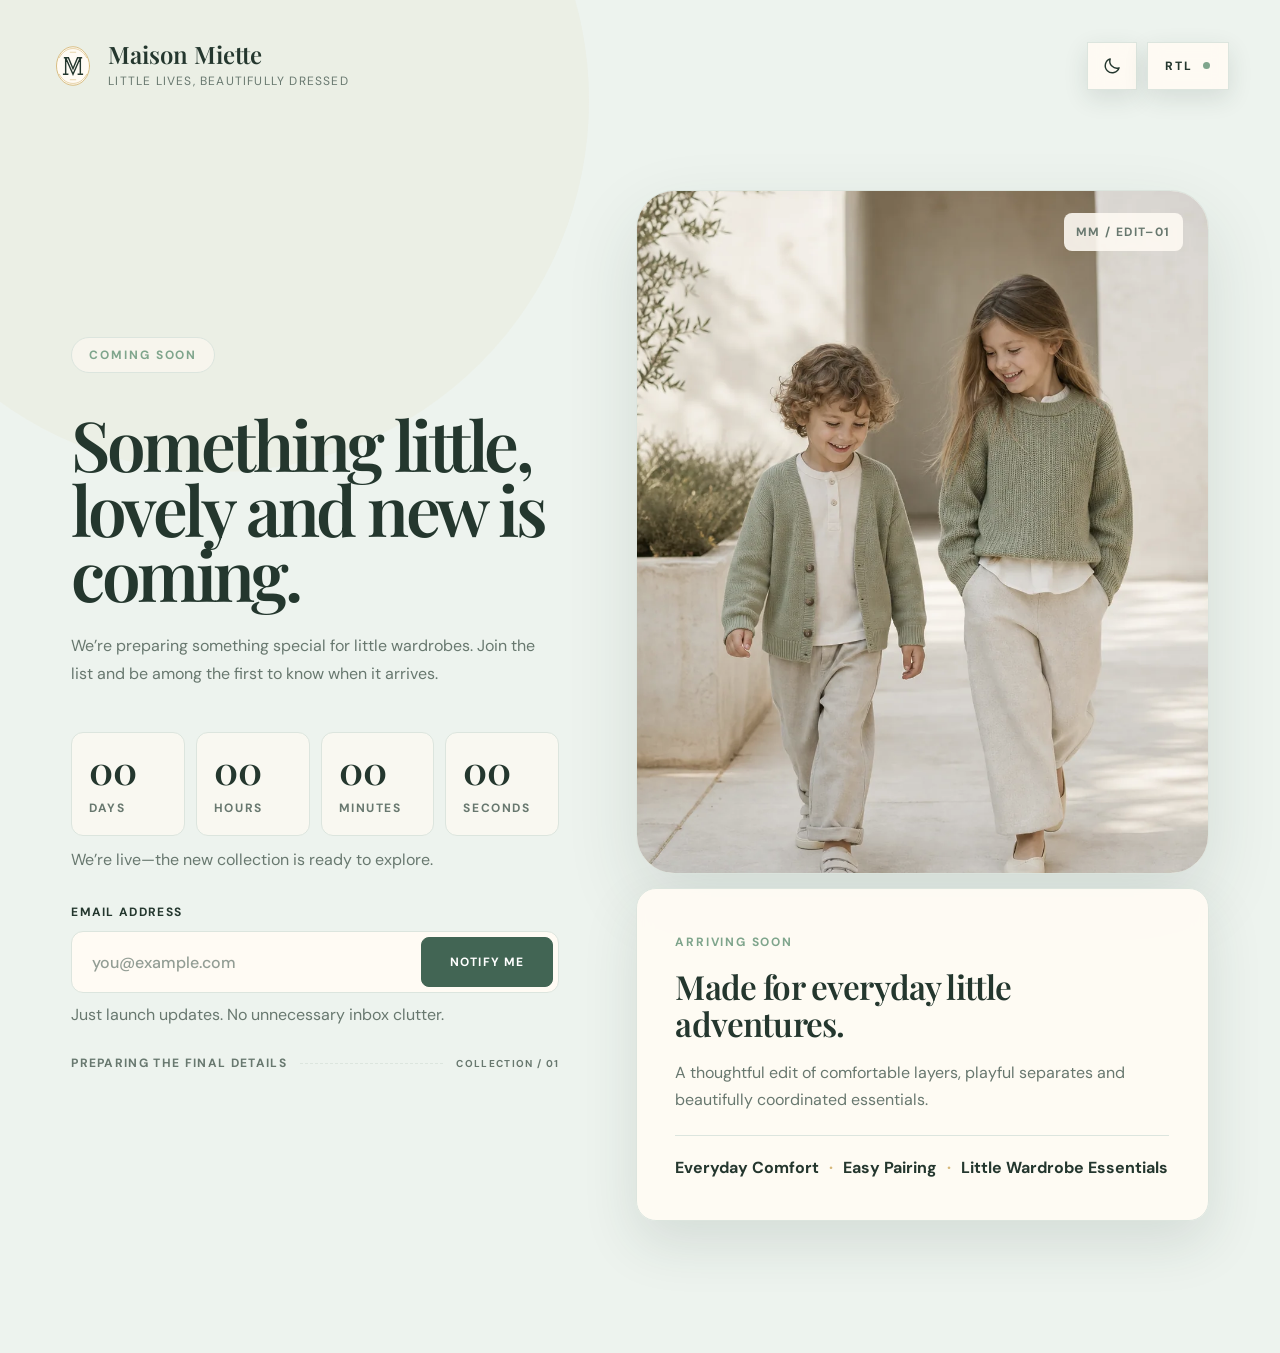
<file: pages/coming-soon.html>
<!doctype html>
<html lang="en" dir="ltr">
<head>
  <meta charset="utf-8">
  <meta name="viewport" content="width=device-width, initial-scale=1">
  <meta name="description" content="A new Maison Miette Baby and Kids clothing collection is coming soon. Join the launch list for updates.">
  <title>Coming Soon | Maison Miette</title>
  <link rel="stylesheet" href="../assets/css/style.css">
  <link rel="stylesheet" href="../assets/css/dark-mode.css">
  <link rel="stylesheet" href="../assets/css/rtl.css">
  <script src="../assets/js/main.js?v=8" defer></script>
  <link rel="preload" as="image" href="../assets/images/optimized/coming-soon-little-collection-v1-960.webp" imagesrcset="../assets/images/optimized/coming-soon-little-collection-v1-480.webp 480w, ../assets/images/optimized/coming-soon-little-collection-v1-960.webp 960w, ../assets/images/optimized/coming-soon-little-collection-v1-1024.webp 1024w" imagesizes="(max-width: 767px) 100vw, 50vw" fetchpriority="high">
<link rel="icon" href="../favicon.ico" sizes="16x16 32x32">
<link rel="icon" type="image/png" sizes="32x32" href="../assets/favicon-32.png">
<link rel="icon" type="image/svg+xml" href="../assets/favicon.svg?v=2">
</head>
<body>
  <div class="coming-page-topbar">
    <a class="error-page-brand" href="Homepage1.html" aria-label="Maison Miette home">
      <span class="brand-mark" aria-hidden="true"><svg class="miette-logo" viewBox="0 0 48 48"><ellipse class="miette-frame" cx="24" cy="24" rx="18" ry="21"/><path class="miette-thread" d="M9 15C13 8 18 5 24 5s11 3 15 10M9 33c4 7 9 10 15 10s11-3 15-10"/><path class="miette-monogram" d="M13 33h6m10 0h6M14 15h5l5 12 5-12h5M16 33V15l8 18 8-18v18"/><path class="miette-thread" d="M21 9h6M21 39h6"/></svg></span>
      <span><strong>Maison Miette</strong><small>Little lives, beautifully dressed</small></span>
    </a>
    <div class="error-page-tools" aria-label="Display preferences">
      <button type="button" data-theme-toggle aria-label="Switch to dark mode"><svg class="moon-icon" viewBox="0 0 24 24" aria-hidden="true"><path d="M20.5 14.2A8.5 8.5 0 0 1 9.8 3.5 8.5 8.5 0 1 0 20.5 14.2Z"/></svg><svg class="sun-icon" viewBox="0 0 24 24" aria-hidden="true"><circle cx="12" cy="12" r="4"/><path d="M12 2v2m0 16v2M4.9 4.9l1.4 1.4m11.4 11.4 1.4 1.4M2 12h2m16 0h2M4.9 19.1l1.4-1.4M17.7 6.3l1.4-1.4"/></svg></button>
      <button class="login-direction-toggle" type="button" data-direction-toggle aria-label="Switch to right-to-left layout"><span>RTL</span><i aria-hidden="true"></i></button>
    </div>
  </div>

  <main class="coming-page-main">
    <section class="coming-page-shell" aria-labelledby="coming-page-title">
      <div class="coming-page-copy">
        <span class="coming-page-badge">Coming Soon</span>
        <h1 id="coming-page-title">Something little, lovely and new is coming.</h1>
        <p class="coming-page-intro">We’re preparing something special for little wardrobes. Join the list and be among the first to know when it arrives.</p>

        <div class="coming-countdown" data-coming-countdown aria-label="Collection launch countdown">
          <div><strong data-countdown-days>—</strong><span>Days</span></div>
          <div><strong data-countdown-hours>—</strong><span>Hours</span></div>
          <div><strong data-countdown-minutes>—</strong><span>Minutes</span></div>
          <div><strong data-countdown-seconds>—</strong><span>Seconds</span></div>
        </div>
        <p class="coming-countdown-state" data-countdown-state role="status">Launch date to be announced.</p>

        <!-- Connect this form to the approved Mailchimp, ConvertKit, or project newsletter endpoint before production. -->
        <form class="coming-notify-form" data-coming-notify novalidate>
          <label for="coming-email">Email address</label>
          <div><input id="coming-email" name="email" type="email" autocomplete="email" inputmode="email" placeholder="you@example.com" aria-describedby="coming-email-error coming-email-note" required><button type="submit">Notify Me</button></div>
          <small class="coming-form-error" id="coming-email-error" data-coming-email-error hidden></small>
          <small class="coming-privacy" id="coming-email-note">Just launch updates. No unnecessary inbox clutter.</small>
          <p class="coming-form-status" data-coming-form-status role="status" aria-live="polite" hidden></p>
        </form>
        <div class="coming-progress" aria-hidden="true"><span>Preparing the final details</span><i></i><small>Collection / 01</small></div>
      </div>

      <div class="coming-page-visual">
        <figure><img src="../assets/images/optimized/coming-soon-little-collection-v1-960.webp" alt="Two children walking together in a sunlit courtyard wearing coordinated sage knitwear and neutral everyday clothing" srcset="../assets/images/optimized/coming-soon-little-collection-v1-480.webp 480w, ../assets/images/optimized/coming-soon-little-collection-v1-960.webp 960w, ../assets/images/optimized/coming-soon-little-collection-v1-1024.webp 1024w" sizes="(max-width: 767px) 100vw, 50vw" width="1024" height="1536" loading="eager" decoding="async" fetchpriority="high"></figure>
        <aside class="coming-preview" aria-labelledby="coming-preview-title">
          <span>Arriving Soon</span>
          <h2 id="coming-preview-title">Made for everyday little adventures.</h2>
          <p>A thoughtful edit of comfortable layers, playful separates and beautifully coordinated essentials.</p>
          <ul><li>Everyday Comfort</li><li>Easy Pairing</li><li>Little Wardrobe Essentials</li></ul>
        </aside>
        <span class="coming-visual-code" aria-hidden="true">MM / EDIT–01</span>
      </div>
    </section>
  </main>
</body>
</html>
</file>
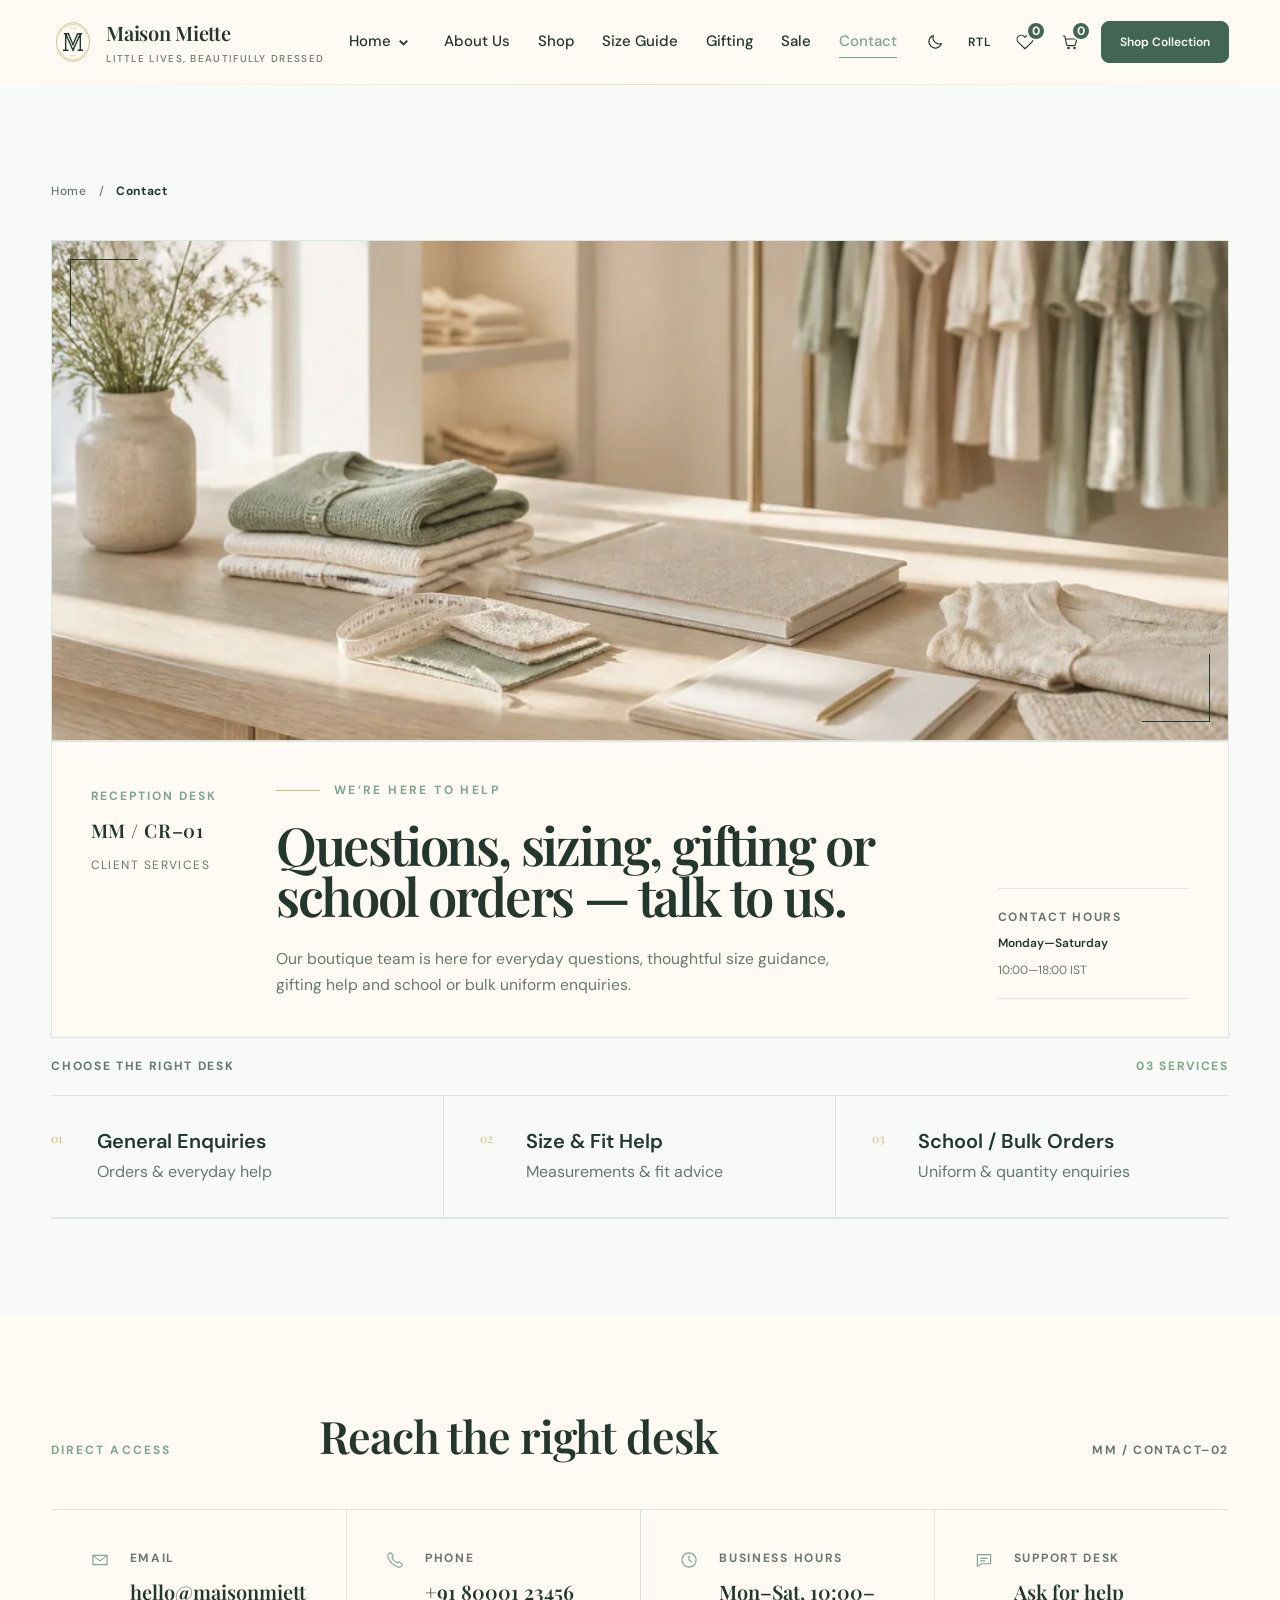
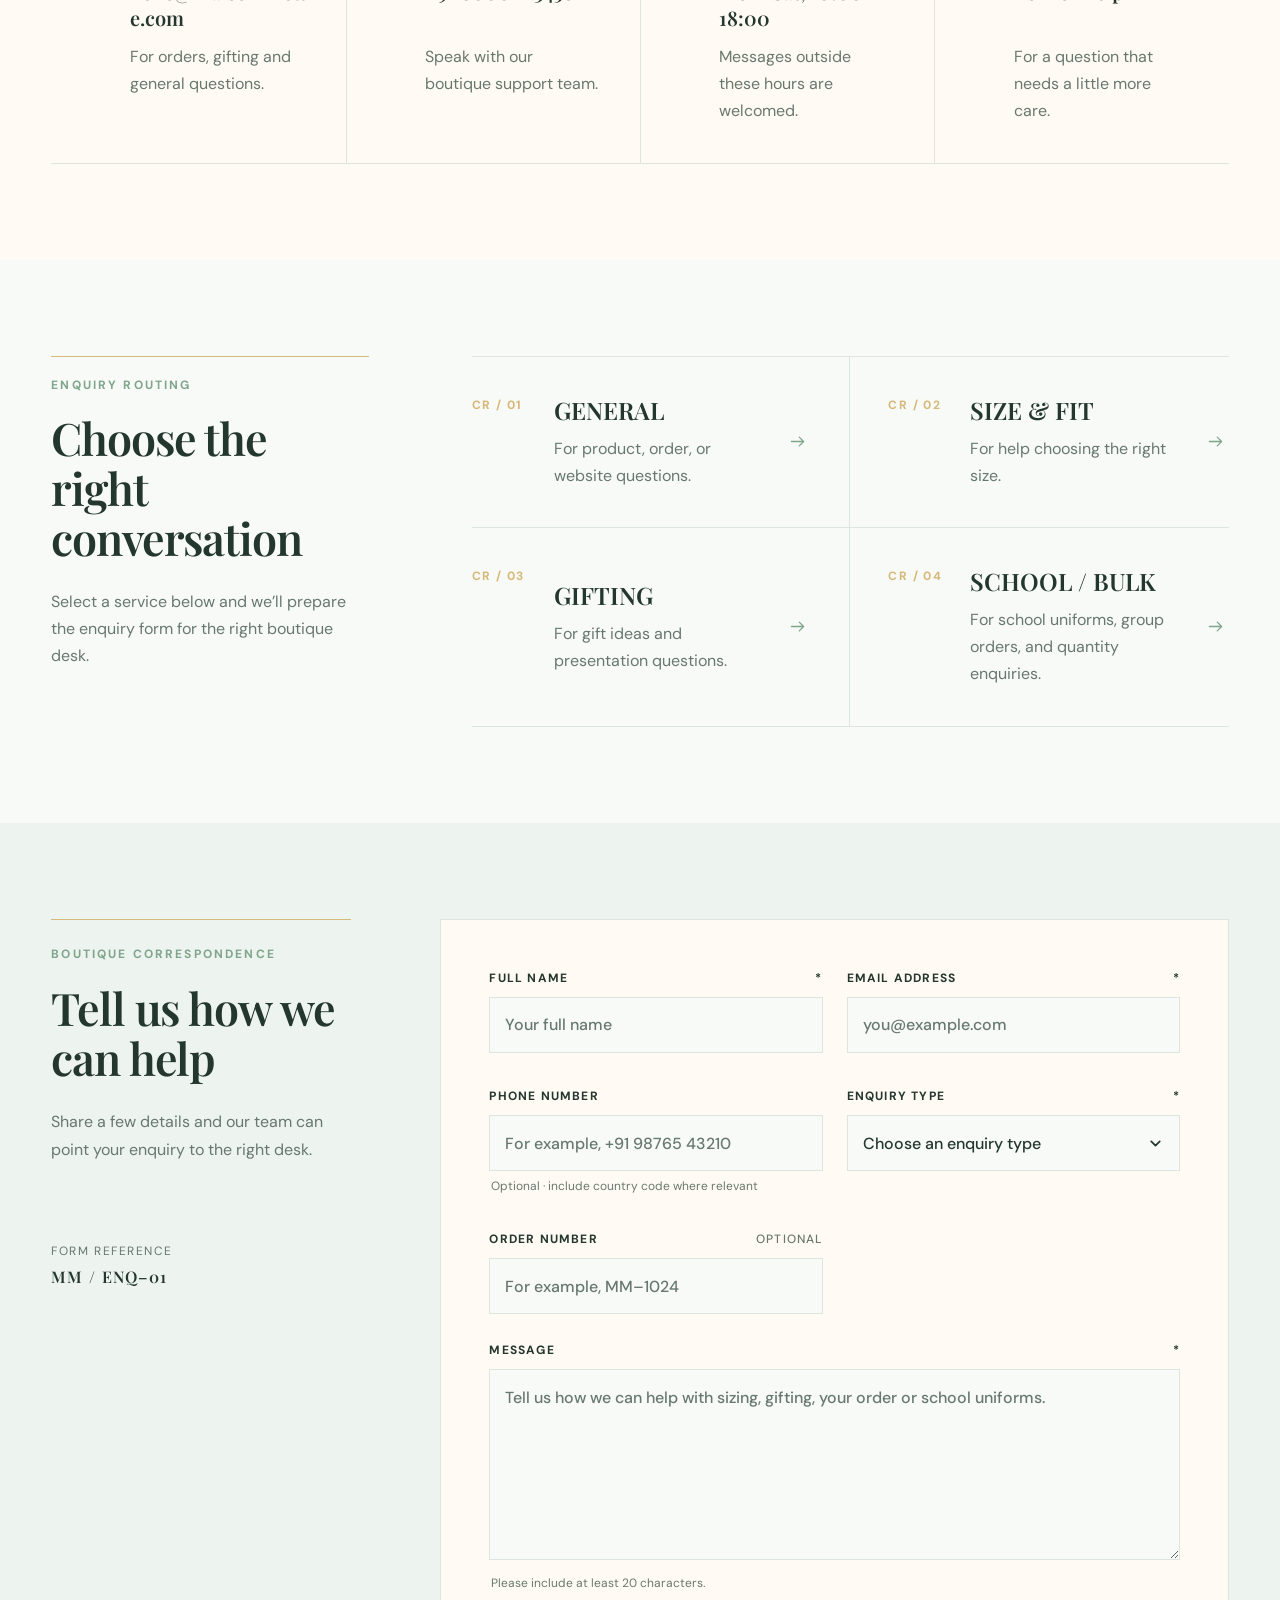
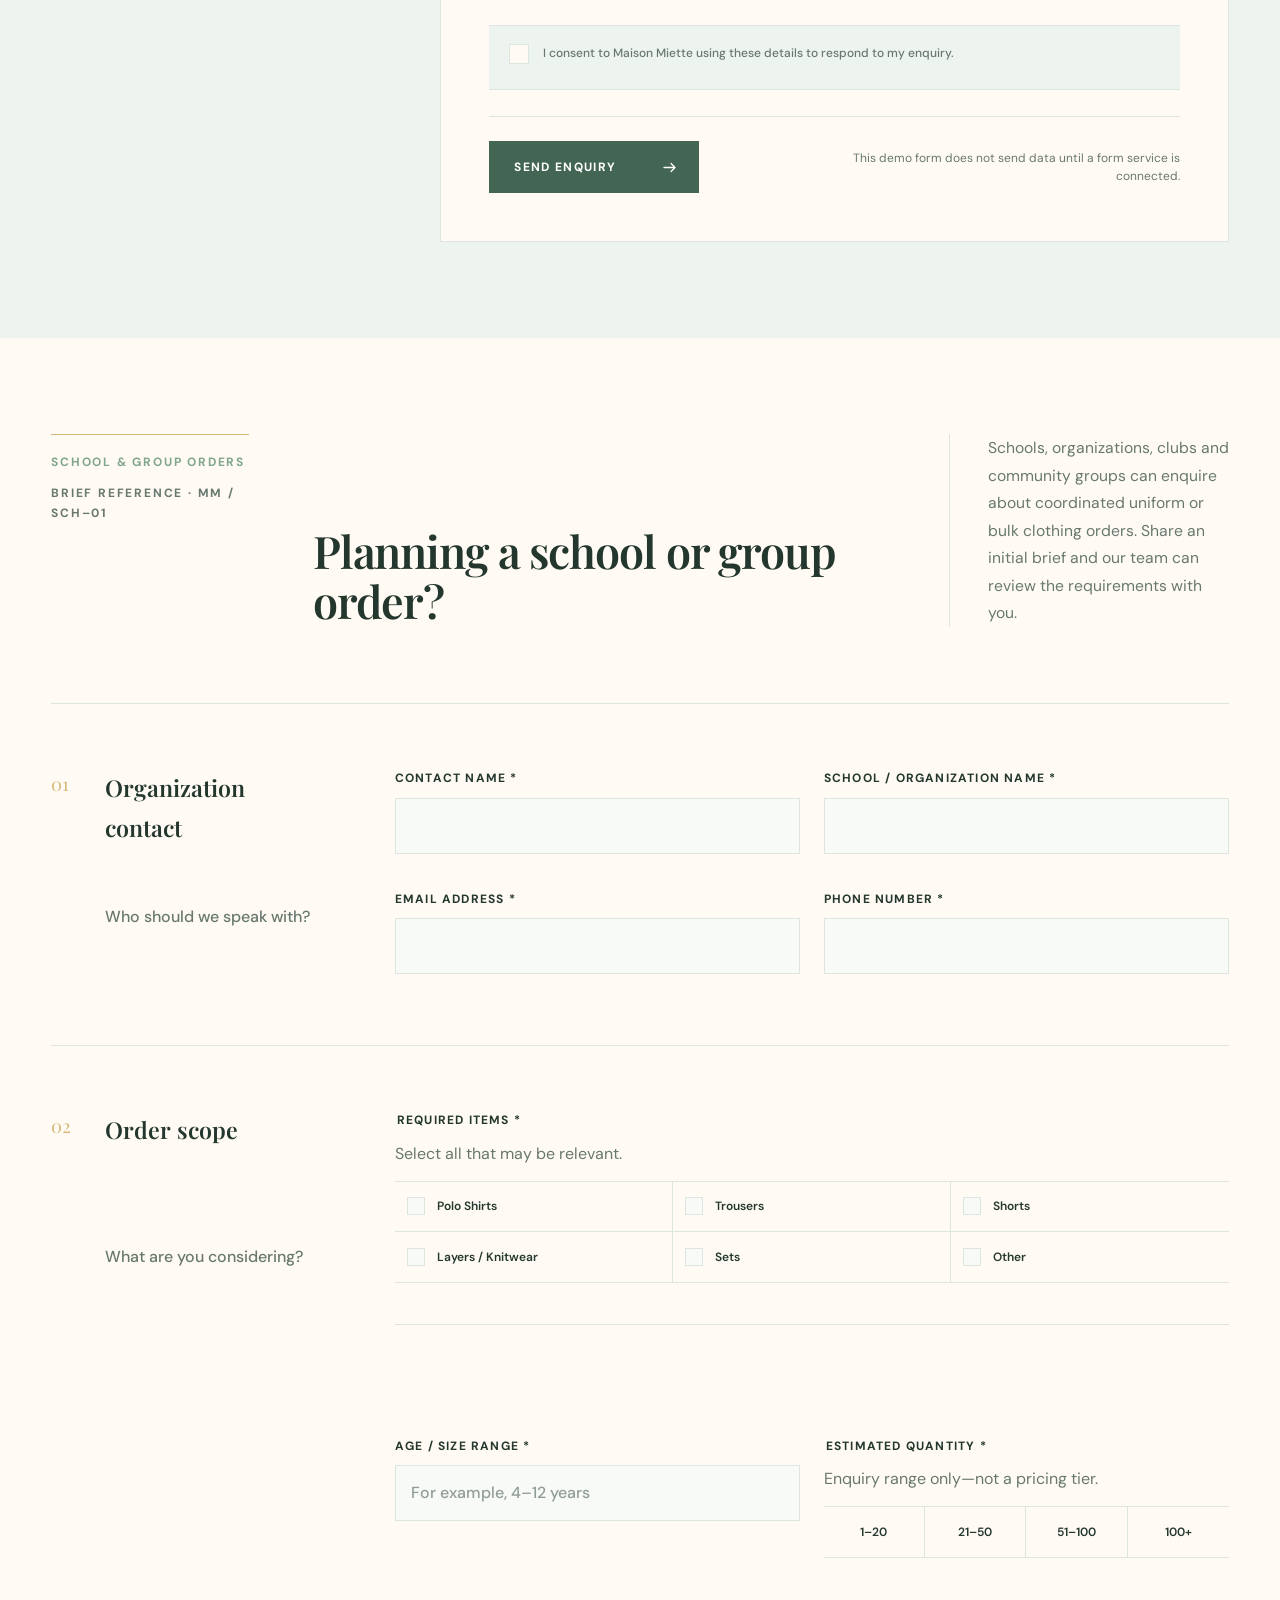
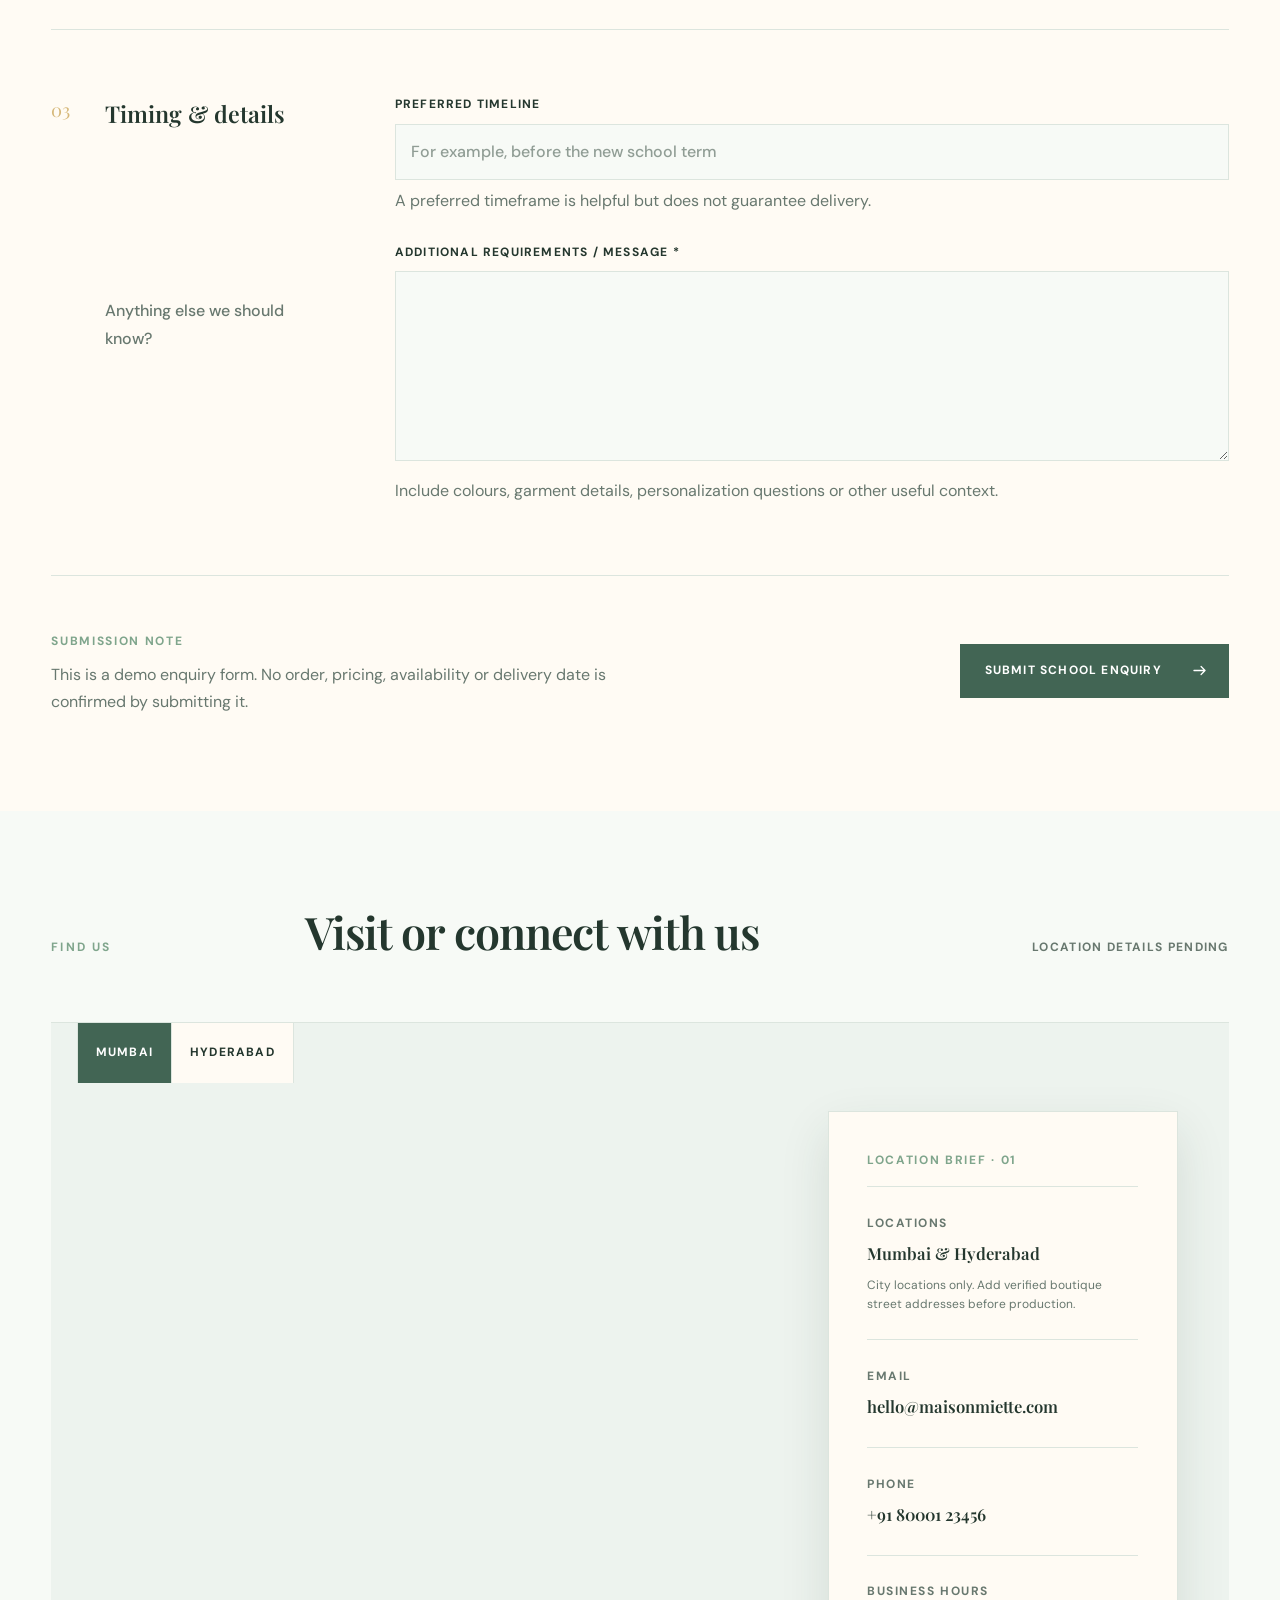
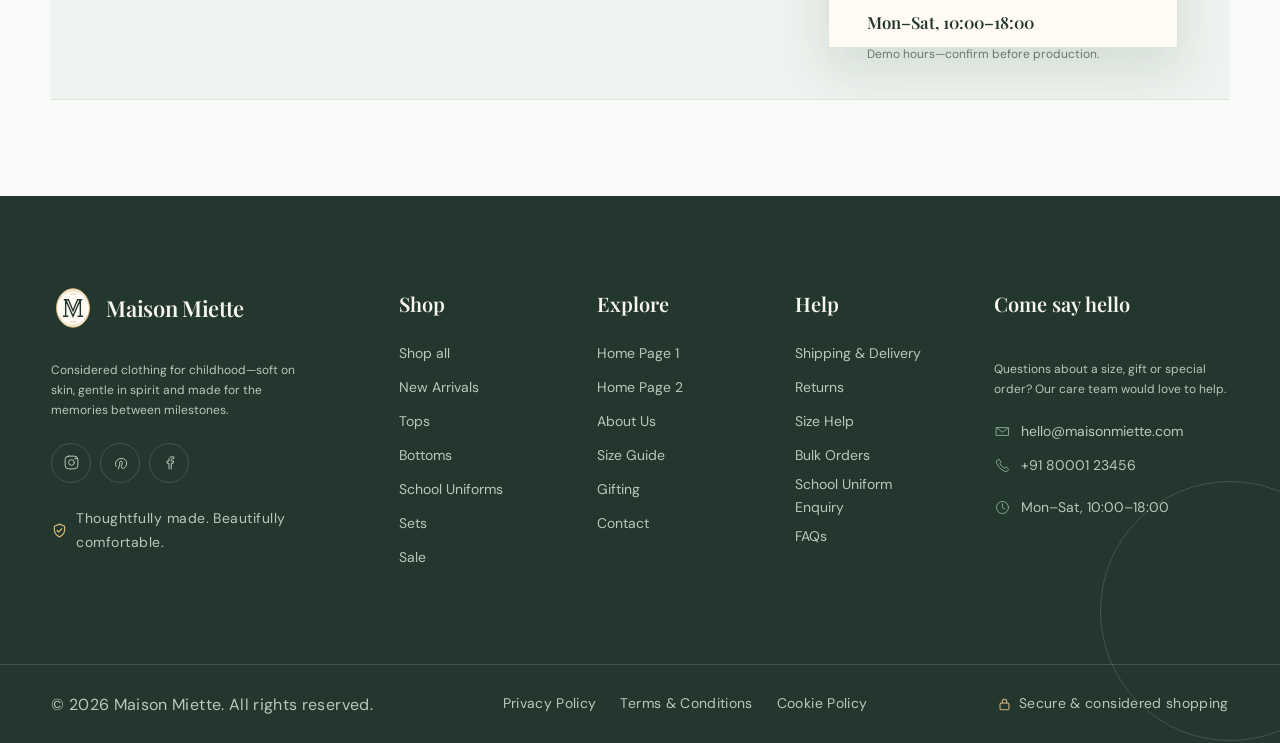
<file: pages/contact.html>
<!doctype html>
<html lang="en" dir="ltr">
<head>
  <meta charset="utf-8"><meta name="viewport" content="width=device-width, initial-scale=1">
  <meta name="description" content="Maison Miette — considered clothing for little lives.">
  <title>Maison Miette | Baby &amp; Kids Clothing</title>
  <link rel="stylesheet" href="../assets/css/style.css"><link rel="stylesheet" href="../assets/css/dark-mode.css"><link rel="stylesheet" href="../assets/css/rtl.css">
  <script src="../assets/js/main.js?v=4" defer></script>
  <link rel="preload" as="image" href="../assets/images/optimized/contact-boutique-reception-v1-960.webp" imagesrcset="../assets/images/optimized/contact-boutique-reception-v1-480.webp 480w, ../assets/images/optimized/contact-boutique-reception-v1-960.webp 960w, ../assets/images/optimized/contact-boutique-reception-v1-1536.webp 1536w" imagesizes="(max-width: 767px) 100vw, 50vw" fetchpriority="high">
<link rel="icon" href="../favicon.ico" sizes="16x16 32x32">
<link rel="icon" type="image/png" sizes="32x32" href="../assets/favicon-32.png">
<link rel="icon" type="image/svg+xml" href="../assets/favicon.svg?v=2">
</head>
<body>
  <header class="site-header" data-header>
    <div class="header-shell">
      <a class="brand" href="Homepage1.html" aria-label="Maison Miette home">
        <span class="brand-mark" aria-hidden="true"><svg class="miette-logo" viewBox="0 0 48 48"><ellipse class="miette-frame" cx="24" cy="24" rx="18" ry="21"/><path class="miette-thread" d="M9 15C13 8 18 5 24 5s11 3 15 10M9 33c4 7 9 10 15 10s11-3 15-10"/><path class="miette-monogram" d="M13 33h6m10 0h6M14 15h5l5 12 5-12h5M16 33V15l8 18 8-18v18"/><path class="miette-thread" d="M21 9h6M21 39h6"/></svg></span>
        <span class="brand-copy"><span class="brand-name">Maison Miette</span><span class="brand-tagline">Little lives, beautifully dressed</span></span>
      </a>
      <nav class="primary-nav" id="primary-navigation" aria-label="Primary navigation">
        <div class="nav-inner">
          <div class="nav-item nav-dropdown" data-dropdown>
            <button class="nav-link is-active dropdown-trigger" type="button" aria-expanded="false" aria-controls="home-menu">Home <svg class="chevron" viewBox="0 0 16 16" aria-hidden="true"><path d="m4 6 4 4 4-4"/></svg></button>
            <div class="dropdown-menu" id="home-menu" role="menu">
              <a class="dropdown-link is-current" href="Homepage1.html" role="menuitem" aria-current="page"><span>Home Page 1</span><i aria-hidden="true"></i></a>
              <a class="dropdown-link" href="Homepage2.html" role="menuitem">Home Page 2</a>
            </div>
          </div>
          <a class="nav-link" href="about.html">About Us</a><a class="nav-link" href="shop.html">Shop</a><a class="nav-link" href="size-guide.html">Size Guide</a><a class="nav-link" href="gifting.html">Gifting</a><a class="nav-link sale-link" href="sale.html">Sale</a><a class="nav-link" href="contact.html">Contact</a>
        </div>
        <div class="mobile-utilities">
          <button class="mobile-action" type="button" data-theme-toggle aria-label="Switch to dark mode"><span>Dark mode</span><svg viewBox="0 0 24 24" aria-hidden="true"><path d="M20.5 14.2A8.5 8.5 0 0 1 9.8 3.5 8.5 8.5 0 1 0 20.5 14.2Z"/></svg></button>
          <button class="mobile-action" type="button" data-direction-toggle aria-label="Switch to right-to-left layout"><span>RTL layout</span><svg viewBox="0 0 24 24" aria-hidden="true"><path d="M4 6h16M4 12h10M4 18h16M17 9l3 3-3 3"/></svg></button>
          <a class="mobile-action" href="#wishlist"><span>Wishlist <b class="mobile-wishlist-count" data-wishlist-count>0</b></span><svg viewBox="0 0 24 24" aria-hidden="true"><path d="M20.8 4.6a5.5 5.5 0 0 0-7.8 0L12 5.7l-1.1-1.1a5.5 5.5 0 0 0-7.8 7.8L12 21l8.9-8.6a5.5 5.5 0 0 0-.1-7.8Z"/></svg></a>
          <a class="header-cta mobile-cta" href="shop.html">Shop Collection</a>
        </div>
      </nav>
      <div class="header-actions">
        <button class="icon-button desktop-action" type="button" data-theme-toggle aria-label="Switch to dark mode"><svg class="moon-icon" viewBox="0 0 24 24" aria-hidden="true"><path d="M20.5 14.2A8.5 8.5 0 0 1 9.8 3.5 8.5 8.5 0 1 0 20.5 14.2Z"/></svg><svg class="sun-icon" viewBox="0 0 24 24" aria-hidden="true"><circle cx="12" cy="12" r="4"/><path d="M12 2v2m0 16v2M4.9 4.9l1.4 1.4m11.4 11.4 1.4 1.4M2 12h2m16 0h2M4.9 19.1l1.4-1.4M17.7 6.3l1.4-1.4"/></svg></button>
        <button class="icon-button direction-button desktop-action" type="button" data-direction-toggle aria-label="Switch to right-to-left layout">RTL</button>
        <a class="icon-button desktop-action" href="#wishlist" data-wishlist-link aria-label="Wishlist, 0 items"><svg viewBox="0 0 24 24" aria-hidden="true"><path d="M20.8 4.6a5.5 5.5 0 0 0-7.8 0L12 5.7l-1.1-1.1a5.5 5.5 0 0 0-7.8 7.8L12 21l8.9-8.6a5.5 5.5 0 0 0-.1-7.8Z"/></svg><b data-wishlist-count>0</b></a>
        <a class="icon-button cart-button" href="#cart" aria-label="Shopping cart, 0 items"><svg viewBox="0 0 24 24" aria-hidden="true"><path d="M3 4h2l2.4 11.2a2 2 0 0 0 2 1.6h7.8a2 2 0 0 0 2-1.6L21 8H6"/><circle cx="10" cy="20" r="1"/><circle cx="18" cy="20" r="1"/></svg><b>0</b></a>
        <a class="header-cta desktop-action" href="shop.html">Shop Collection</a>
        <button class="menu-toggle" type="button" aria-label="Open navigation" aria-expanded="false" aria-controls="primary-navigation" data-menu-toggle><span></span><span></span><span></span></button>
      </div>
    </div>
  </header>
  <main class="contact-main">
    <section class="contact-introduction" aria-labelledby="contact-introduction-title">
      <div class="contact-introduction-shell">
        <nav class="contact-breadcrumb" aria-label="Breadcrumb">
          <ol><li><a href="Homepage1.html">Home</a></li><li aria-hidden="true">/</li><li aria-current="page">Contact</li></ol>
        </nav>
        <div class="contact-reception-heading">
          <div class="contact-desk-reference" aria-hidden="true"><span>Reception desk</span><strong>MM / CR–01</strong><small>Client services</small></div>
          <div class="contact-introduction-copy">
            <span class="contact-introduction-label"><i aria-hidden="true"></i>We’re here to help</span>
            <h1 id="contact-introduction-title">Questions, sizing, gifting or school orders — talk to us.</h1>
            <p>Our boutique team is here for everyday questions, thoughtful size guidance, gifting help and school or bulk uniform enquiries.</p>
          </div>
          <div class="contact-desk-hours"><span>Contact hours</span><strong>Monday—Saturday</strong><small>10:00—18:00 IST</small></div>
        </div>
        <figure class="contact-reception-image">
          <img src="../assets/images/optimized/contact-boutique-reception-v1-960.webp" alt="A softly lit children's clothing boutique reception counter with folded knitwear, fabric swatches and a measuring tape" srcset="../assets/images/optimized/contact-boutique-reception-v1-480.webp 480w, ../assets/images/optimized/contact-boutique-reception-v1-960.webp 960w, ../assets/images/optimized/contact-boutique-reception-v1-1536.webp 1536w" sizes="(max-width: 767px) 100vw, 50vw" width="1536" height="1024" loading="eager" decoding="async" fetchpriority="high">
        </figure>
        <div class="contact-service-register" aria-label="Available contact services">
          <span class="contact-register-title">Choose the right desk <i>03 services</i></span>
          <ol>
            <li><span>01</span><strong>General Enquiries</strong><small>Orders &amp; everyday help</small></li>
            <li><span>02</span><strong>Size &amp; Fit Help</strong><small>Measurements &amp; fit advice</small></li>
            <li><span>03</span><strong>School / Bulk Orders</strong><small>Uniform &amp; quantity enquiries</small></li>
          </ol>
        </div>
      </div>
    </section>
    <section class="contact-methods" aria-labelledby="contact-methods-title">
      <div class="contact-methods-shell">
        <header class="contact-methods-header">
          <span>Direct access</span>
          <h2 id="contact-methods-title">Reach the right desk</h2>
          <small>MM / CONTACT–02</small>
        </header>
        <address class="contact-methods-strip">
          <div class="contact-method">
            <svg viewBox="0 0 24 24" aria-hidden="true"><path d="M3.5 6.5h17v11h-17zM4 7l8 6 8-6"/></svg>
            <div><span>Email</span><a href="mailto:hello@maisonmiette.com" aria-label="Email Maison Miette at hello@maisonmiette.com">hello@maisonmiette.com</a><p>For orders, gifting and general questions.</p></div>
          </div>
          <div class="contact-method">
            <svg viewBox="0 0 24 24" aria-hidden="true"><path d="M7 3.5 10 7 8.3 9.2a15 15 0 0 0 6.5 6.5L17 14l3.5 3c.2.2.3.6.1.9-1 2-3.2 3.2-5.4 2.4A19.5 19.5 0 0 1 3.7 8.8C3 6.6 4.1 4.4 6.1 3.4c.3-.1.7-.1.9.1Z"/></svg>
            <div><span>Phone</span><a href="tel:+918000123456" aria-label="Call Maison Miette at plus 91 80001 23456">+91 80001 23456</a><p>Speak with our boutique support team.</p></div>
          </div>
          <div class="contact-method">
            <svg viewBox="0 0 24 24" aria-hidden="true"><circle cx="12" cy="12" r="8.5"/><path d="M12 7v5l3 2"/></svg>
            <div><span>Business Hours</span><strong>Mon–Sat, 10:00–18:00</strong><p>Messages outside these hours are welcomed.</p></div>
          </div>
          <div class="contact-method">
            <svg viewBox="0 0 24 24" aria-hidden="true"><path d="M4 5.5h16v11H9l-5 3v-14Z"/><path d="M8 10h8M8 13h5"/></svg>
            <div><span>Support Desk</span><a href="mailto:hello@maisonmiette.com?subject=Support%20request" aria-label="Email the Maison Miette support desk">Ask for help</a><p>For a question that needs a little more care.</p></div>
          </div>
        </address>
      </div>
    </section>
    <section class="contact-routing" aria-labelledby="contact-routing-title">
      <div class="contact-routing-shell">
        <header class="contact-routing-header">
          <span>Enquiry routing</span>
          <h2 id="contact-routing-title">Choose the right conversation</h2>
          <p>Select a service below and we’ll prepare the enquiry form for the right boutique desk.</p>
        </header>
        <nav class="contact-routing-board" aria-label="Choose an enquiry type">
          <a href="#general-enquiry" data-contact-route="General Enquiry">
            <span class="contact-route-code">CR / 01</span><div><strong>General</strong><p>For product, order, or website questions.</p></div><svg viewBox="0 0 24 24" aria-hidden="true"><path d="M5 12h14M14 7l5 5-5 5"/></svg>
          </a>
          <a href="#general-enquiry" data-contact-route="Size &amp; Fit Help">
            <span class="contact-route-code">CR / 02</span><div><strong>Size &amp; Fit</strong><p>For help choosing the right size.</p></div><svg viewBox="0 0 24 24" aria-hidden="true"><path d="M5 12h14M14 7l5 5-5 5"/></svg>
          </a>
          <a href="#general-enquiry" data-contact-route="Gifting">
            <span class="contact-route-code">CR / 03</span><div><strong>Gifting</strong><p>For gift ideas and presentation questions.</p></div><svg viewBox="0 0 24 24" aria-hidden="true"><path d="M5 12h14M14 7l5 5-5 5"/></svg>
          </a>
          <a href="#uniform-enquiry">
            <span class="contact-route-code">CR / 04</span><div><strong>School / Bulk</strong><p>For school uniforms, group orders, and quantity enquiries.</p></div><svg viewBox="0 0 24 24" aria-hidden="true"><path d="M5 12h14M14 7l5 5-5 5"/></svg>
          </a>
        </nav>
      </div>
    </section>
    <section class="contact-enquiry" id="general-enquiry" aria-labelledby="contact-enquiry-title">
      <div class="contact-enquiry-shell">
        <header class="contact-enquiry-header">
          <span>Boutique correspondence</span>
          <h2 id="contact-enquiry-title">Tell us how we can help</h2>
          <p>Share a few details and our team can point your enquiry to the right desk.</p>
          <small>Form reference<br><strong>MM / ENQ–01</strong></small>
        </header>
        <form class="contact-enquiry-form" data-contact-form novalidate>
          <div class="contact-form-field">
            <label for="contact-name">Full Name <span aria-hidden="true">*</span></label>
            <input id="contact-name" placeholder="Your full name" name="name" type="text" autocomplete="name" aria-describedby="contact-name-error" required>
            <small class="contact-form-error" id="contact-name-error" data-error-for="name" hidden></small>
          </div>
          <div class="contact-form-field">
            <label for="contact-email">Email Address <span aria-hidden="true">*</span></label>
            <input id="contact-email" placeholder="you@example.com" name="email" type="email" autocomplete="email" inputmode="email" aria-describedby="contact-email-error" required>
            <small class="contact-form-error" id="contact-email-error" data-error-for="email" hidden></small>
          </div>
          <div class="contact-form-field">
            <label for="contact-phone">Phone Number</label>
            <input id="contact-phone" placeholder="For example, +91 98765 43210" name="phone" type="tel" autocomplete="tel" inputmode="tel" aria-describedby="contact-phone-hint contact-phone-error">
            <small class="contact-form-hint" id="contact-phone-hint">Optional · include country code where relevant</small>
            <small class="contact-form-error" id="contact-phone-error" data-error-for="phone" hidden></small>
          </div>
          <div class="contact-form-field contact-form-select" data-contact-select>
            <span class="contact-form-label" id="contact-enquiry-label">Enquiry Type <span aria-hidden="true">*</span></span>
            <input id="contact-enquiry-type" name="enquiry_type" type="hidden" required>
            <button class="contact-select-trigger" type="button" aria-haspopup="listbox" aria-expanded="false" aria-labelledby="contact-enquiry-label contact-select-value" aria-describedby="contact-enquiry-error" data-contact-select-trigger>
              <span id="contact-select-value" data-contact-select-value>Choose an enquiry type</span><svg viewBox="0 0 16 16" aria-hidden="true"><path d="m4 6 4 4 4-4"/></svg>
            </button>
            <div class="contact-select-options" role="listbox" aria-labelledby="contact-enquiry-label" data-contact-select-options hidden>
              <button type="button" role="option" aria-selected="false" data-contact-option="General Enquiry">General Enquiry</button>
              <button type="button" role="option" aria-selected="false" data-contact-option="Size &amp; Fit Help">Size &amp; Fit Help</button>
              <button type="button" role="option" aria-selected="false" data-contact-option="Gifting">Gifting</button>
              <button type="button" role="option" aria-selected="false" data-contact-option="Order Question">Order Question</button>
              <button type="button" role="option" aria-selected="false" data-contact-option="School / Bulk Order">School / Bulk Order</button>
              <button type="button" role="option" aria-selected="false" data-contact-option="Other">Other</button>
            </div>
            <small class="contact-form-error" id="contact-enquiry-error" data-error-for="enquiry_type" hidden></small>
          </div>
          <div class="contact-form-field contact-form-wide contact-form-order">
            <label for="contact-order">Order Number <span>Optional</span></label>
            <input id="contact-order" name="order_number" type="text" autocomplete="off" placeholder="For example, MM–1024">
          </div>
          <div class="contact-form-field contact-form-wide">
            <label for="contact-message">Message <span aria-hidden="true">*</span></label>
            <textarea id="contact-message" placeholder="Tell us how we can help with sizing, gifting, your order or school uniforms." name="message" rows="6" aria-describedby="contact-message-hint contact-message-error" required></textarea>
            <small class="contact-form-hint" id="contact-message-hint">Please include at least 20 characters.</small>
            <small class="contact-form-error" id="contact-message-error" data-error-for="message" hidden></small>
          </div>
          <div class="contact-form-consent contact-form-wide">
            <label><input name="consent" type="checkbox" aria-describedby="contact-consent-error" required><span aria-hidden="true"></span><b>I consent to Maison Miette using these details to respond to my enquiry.</b></label>
            <small class="contact-form-error" id="contact-consent-error" data-error-for="consent" hidden></small>
          </div>
          <div class="contact-form-actions contact-form-wide">
            <button type="submit"><span>Send Enquiry</span><svg viewBox="0 0 24 24" aria-hidden="true"><path d="M5 12h14M14 7l5 5-5 5"/></svg></button>
            <p>This demo form does not send data until a form service is connected.</p>
          </div>
          <div class="contact-form-success contact-form-wide" role="status" aria-live="polite" data-contact-success hidden>
            <span aria-hidden="true">✓</span><div><strong>Your enquiry is ready.</strong><p>Thank you. This demo submission was validated successfully but no data was sent.</p></div>
          </div>
        </form>
      </div>
    </section>
    <section class="school-enquiry" id="uniform-enquiry" aria-labelledby="school-enquiry-title">
      <span id="bulk-orders" class="school-enquiry-anchor" aria-hidden="true"></span>
      <div class="school-enquiry-shell">
        <header class="school-enquiry-header">
          <div><span>School &amp; group orders</span><small>Brief reference · MM / SCH–01</small></div>
          <h2 id="school-enquiry-title">Planning a school or group order?</h2>
          <p>Schools, organizations, clubs and community groups can enquire about coordinated uniform or bulk clothing orders. Share an initial brief and our team can review the requirements with you.</p>
        </header>
        <form class="school-enquiry-form" data-school-form novalidate>
          <fieldset class="school-brief-group">
            <legend><span>01</span><strong>Organization contact</strong><small>Who should we speak with?</small></legend>
            <div class="school-brief-grid">
              <div class="school-form-field"><label for="school-contact-name">Contact Name <span aria-hidden="true">*</span></label><input id="school-contact-name" name="school_contact_name" type="text" autocomplete="name" aria-describedby="school-contact-name-error" required><small class="school-form-error" id="school-contact-name-error" data-school-error="school_contact_name" hidden></small></div>
              <div class="school-form-field"><label for="school-name">School / Organization Name <span aria-hidden="true">*</span></label><input id="school-name" name="organization_name" type="text" autocomplete="organization" aria-describedby="school-name-error" required><small class="school-form-error" id="school-name-error" data-school-error="organization_name" hidden></small></div>
              <div class="school-form-field"><label for="school-email">Email Address <span aria-hidden="true">*</span></label><input id="school-email" name="school_email" type="email" autocomplete="email" inputmode="email" aria-describedby="school-email-error" required><small class="school-form-error" id="school-email-error" data-school-error="school_email" hidden></small></div>
              <div class="school-form-field"><label for="school-phone">Phone Number <span aria-hidden="true">*</span></label><input id="school-phone" name="school_phone" type="tel" autocomplete="tel" inputmode="tel" aria-describedby="school-phone-error" required><small class="school-form-error" id="school-phone-error" data-school-error="school_phone" hidden></small></div>
            </div>
          </fieldset>
          <fieldset class="school-brief-group school-scope-group">
            <legend><span>02</span><strong>Order scope</strong><small>What are you considering?</small></legend>
            <fieldset class="school-choice-group school-items-group" data-school-control="required_items" aria-describedby="school-items-hint school-items-error">
              <legend>Required Items <span aria-hidden="true">*</span></legend>
              <p id="school-items-hint">Select all that may be relevant.</p>
              <div class="school-check-list">
                <label><input type="checkbox" name="required_items" value="Polo Shirts"><span aria-hidden="true"></span><b>Polo Shirts</b></label>
                <label><input type="checkbox" name="required_items" value="Trousers"><span aria-hidden="true"></span><b>Trousers</b></label>
                <label><input type="checkbox" name="required_items" value="Shorts"><span aria-hidden="true"></span><b>Shorts</b></label>
                <label><input type="checkbox" name="required_items" value="Layers / Knitwear"><span aria-hidden="true"></span><b>Layers / Knitwear</b></label>
                <label><input type="checkbox" name="required_items" value="Sets"><span aria-hidden="true"></span><b>Sets</b></label>
                <label><input type="checkbox" name="required_items" value="Other"><span aria-hidden="true"></span><b>Other</b></label>
              </div>
              <small class="school-form-error" id="school-items-error" data-school-error="required_items" hidden></small>
            </fieldset>
            <div class="school-brief-grid school-scope-fields">
              <div class="school-form-field"><label for="school-size-range">Age / Size Range <span aria-hidden="true">*</span></label><input id="school-size-range" name="size_range" type="text" placeholder="For example, 4–12 years" aria-describedby="school-size-range-error" required><small class="school-form-error" id="school-size-range-error" data-school-error="size_range" hidden></small></div>
              <fieldset class="school-choice-group school-quantity-group" data-school-control="estimated_quantity" aria-describedby="school-quantity-hint school-quantity-error">
                <legend>Estimated Quantity <span aria-hidden="true">*</span></legend><p id="school-quantity-hint">Enquiry range only—not a pricing tier.</p>
                <div class="school-radio-list"><label><input type="radio" name="estimated_quantity" value="1–20"><span>1–20</span></label><label><input type="radio" name="estimated_quantity" value="21–50"><span>21–50</span></label><label><input type="radio" name="estimated_quantity" value="51–100"><span>51–100</span></label><label><input type="radio" name="estimated_quantity" value="100+"><span>100+</span></label></div>
                <small class="school-form-error" id="school-quantity-error" data-school-error="estimated_quantity" hidden></small>
              </fieldset>
            </div>
          </fieldset>
          <fieldset class="school-brief-group">
            <legend><span>03</span><strong>Timing &amp; details</strong><small>Anything else we should know?</small></legend>
            <div class="school-brief-grid">
              <div class="school-form-field school-field-wide"><label for="school-timeline">Preferred Timeline</label><input id="school-timeline" name="preferred_timeline" type="text" placeholder="For example, before the new school term"><small class="school-form-hint">A preferred timeframe is helpful but does not guarantee delivery.</small></div>
              <div class="school-form-field school-field-wide"><label for="school-message">Additional Requirements / Message <span aria-hidden="true">*</span></label><textarea id="school-message" name="school_message" rows="6" aria-describedby="school-message-hint school-message-error" required></textarea><small class="school-form-hint" id="school-message-hint">Include colours, garment details, personalization questions or other useful context.</small><small class="school-form-error" id="school-message-error" data-school-error="school_message" hidden></small></div>
            </div>
          </fieldset>
          <footer class="school-form-footer">
            <div><span>Submission note</span><p>This is a demo enquiry form. No order, pricing, availability or delivery date is confirmed by submitting it.</p></div>
            <button type="submit"><span>Submit School Enquiry</span><svg viewBox="0 0 24 24" aria-hidden="true"><path d="M5 12h14M14 7l5 5-5 5"/></svg></button>
          </footer>
          <div class="school-form-success" role="status" aria-live="polite" data-school-success hidden><span aria-hidden="true">✓</span><div><strong>Your school enquiry brief is ready.</strong><p>The demo form passed validation, but no enquiry or order was sent or confirmed.</p></div></div>
        </form>
      </div>
    </section>
    <section class="contact-location" aria-labelledby="contact-location-title">
      <div class="contact-location-shell">
        <header class="contact-location-header"><span>Find us</span><h2 id="contact-location-title">Visit or connect with us</h2><small>Location details pending</small></header>
        <div class="contact-map-composition">
          <!-- Google Maps city-level embeds. Replace each query with the client's verified street address or approved Maps API configuration before production. -->
          <div class="contact-real-map" data-location-map>
            <div class="contact-map-switch" aria-label="Choose map location">
              <button type="button" data-map-city="mumbai" aria-pressed="true">Mumbai</button>
              <button type="button" data-map-city="hyderabad" aria-pressed="false">Hyderabad</button>
            </div>
            <iframe data-map-frame="mumbai" title="Google Map showing Mumbai, Maharashtra, India" src="https://www.google.com/maps?q=Mumbai%2C%20Maharashtra%2C%20India&amp;output=embed" loading="lazy" referrerpolicy="no-referrer-when-downgrade" allowfullscreen></iframe>
            <iframe data-map-frame="hyderabad" title="Google Map showing Hyderabad, Telangana, India" src="https://www.google.com/maps?q=Hyderabad%2C%20Telangana%2C%20India&amp;output=embed" loading="lazy" referrerpolicy="no-referrer-when-downgrade" allowfullscreen hidden></iframe>
          </div>
          <aside class="contact-location-rail" aria-label="Demo location and contact information">
            <span class="contact-location-code">Location brief · 01</span>
            <address><div><span>Locations</span><strong>Mumbai &amp; Hyderabad</strong><p>City locations only. Add verified boutique street addresses before production.</p></div><div><span>Email</span><a href="mailto:hello@maisonmiette.com">hello@maisonmiette.com</a></div><div><span>Phone</span><a href="tel:+918000123456">+91 80001 23456</a></div><div><span>Business Hours</span><strong>Mon–Sat, 10:00–18:00</strong><p>Demo hours—confirm before production.</p></div></address>
          </aside>
        </div>
      </div>
    </section>
  </main>
  <footer class="site-footer">
    <div class="footer-main"><div class="footer-grid">
      <section class="footer-brand" aria-labelledby="footer-brand-name">
        <a class="brand footer-logo" href="Homepage1.html" aria-label="Maison Miette home"><span class="brand-mark" aria-hidden="true"><svg class="miette-logo" viewBox="0 0 48 48"><ellipse class="miette-frame" cx="24" cy="24" rx="18" ry="21"/><path class="miette-thread" d="M9 15C13 8 18 5 24 5s11 3 15 10M9 33c4 7 9 10 15 10s11-3 15-10"/><path class="miette-monogram" d="M13 33h6m10 0h6M14 15h5l5 12 5-12h5M16 33V15l8 18 8-18v18"/><path class="miette-thread" d="M21 9h6M21 39h6"/></svg></span><span class="brand-name" id="footer-brand-name">Maison Miette</span></a>
        <p>Considered clothing for childhood—soft on skin, gentle in spirit and made for the memories between milestones.</p>
        <div class="footer-socials" aria-label="Social media"><a href="#instagram" aria-label="Instagram"><svg viewBox="0 0 24 24" aria-hidden="true"><rect x="3" y="3" width="18" height="18" rx="5"/><circle cx="12" cy="12" r="4"/><circle cx="17.5" cy="6.5" r=".8"/></svg></a><a href="#pinterest" aria-label="Pinterest"><svg viewBox="0 0 24 24" aria-hidden="true"><path d="M9 21c1-3 1.5-4.8 2-7-.7-1.5 0-4 1.7-4 1.3 0 1.8 1 1.8 2.2 0 1.4-.9 3.4-1.3 5.3-.4 1.6.8 2.8 2.4 2.8 3 0 5-3.7 5-7.8 0-3.2-2.7-6.3-7.4-6.3-5.2 0-8.3 3.9-8.3 7.9 0 1.5.4 3 1.3 3.8"/></svg></a><a href="#facebook" aria-label="Facebook"><svg viewBox="0 0 24 24" aria-hidden="true"><path d="M14.5 21v-8h2.8l.4-3h-3.2V8.1c0-.9.3-1.5 1.6-1.5H18V4a24 24 0 0 0-2.5-.1c-2.5 0-4.2 1.5-4.2 4.3V10H8.5v3h2.8v8"/></svg></a></div>
        <span class="footer-trust"><svg viewBox="0 0 20 20" aria-hidden="true"><path d="M10 2.5 16 5v4.2c0 4-2.4 6.7-6 8.3-3.6-1.6-6-4.3-6-8.3V5l6-2.5Z"/><path d="m7.2 10 1.8 1.8 3.8-4"/></svg>Thoughtfully made. Beautifully comfortable.</span>
      </section>
      <nav class="footer-column" aria-labelledby="footer-shop"><h3 id="footer-shop">Shop</h3><a href="shop.html">Shop all</a><a href="shop.html#new-arrivals">New Arrivals</a><a href="shop.html#tops">Tops</a><a href="shop.html#bottoms">Bottoms</a><a href="shop.html#uniforms">School Uniforms</a><a href="shop.html#sets">Sets</a><a href="sale.html">Sale</a></nav>
      <nav class="footer-column" aria-labelledby="footer-explore"><h3 id="footer-explore">Explore</h3><a href="Homepage1.html">Home Page 1</a><a href="Homepage2.html">Home Page 2</a><a href="about.html">About Us</a><a href="size-guide.html">Size Guide</a><a href="gifting.html">Gifting</a><a href="contact.html">Contact</a></nav>
      <nav class="footer-column" aria-labelledby="footer-help"><h3 id="footer-help">Help</h3><a href="#shipping">Shipping &amp; Delivery</a><a href="#returns">Returns</a><a href="size-guide.html">Size Help</a><a href="contact.html#bulk-orders">Bulk Orders</a><a href="contact.html#uniform-enquiry">School Uniform Enquiry</a><a href="#faqs">FAQs</a></nav>
      <section class="footer-column footer-contact" aria-labelledby="footer-contact"><h3 id="footer-contact">Come say hello</h3><p>Questions about a size, gift or special order? Our care team would love to help.</p><a href="mailto:hello@maisonmiette.com"><svg viewBox="0 0 24 24" aria-hidden="true"><path d="M3.5 6.5h17v11h-17zM4 7l8 6 8-6"/></svg><span>hello@maisonmiette.com</span></a><a href="tel:+918000123456"><svg viewBox="0 0 24 24" aria-hidden="true"><path d="M7 3.5 10 7 8.3 9.2a15 15 0 0 0 6.5 6.5L17 14l3.5 3c.2.2.3.6.1.9-1 2-3.2 3.2-5.4 2.4A19.5 19.5 0 0 1 3.7 8.8C3 6.6 4.1 4.4 6.1 3.4c.3-.1.7-.1.9.1Z"/></svg><span>+91 80001 23456</span></a><span class="contact-hours"><svg viewBox="0 0 24 24" aria-hidden="true"><circle cx="12" cy="12" r="8.5"/><path d="M12 7v5l3 2"/></svg><span>Mon–Sat, 10:00–18:00</span></span></section>
    </div></div>
    <div class="footer-bottom"><div class="footer-bottom-inner"><p>© <span data-current-year>2026</span> Maison Miette. All rights reserved.</p><nav aria-label="Legal"><a href="#privacy">Privacy Policy</a><a href="#terms">Terms &amp; Conditions</a><a href="#cookies">Cookie Policy</a></nav><span class="footer-secure"><svg viewBox="0 0 20 20" aria-hidden="true"><rect x="4" y="8" width="12" height="9" rx="2"/><path d="M7 8V6a3 3 0 0 1 6 0v2"/></svg>Secure &amp; considered shopping</span></div></div>
  </footer>
</body>
</html>
</file>
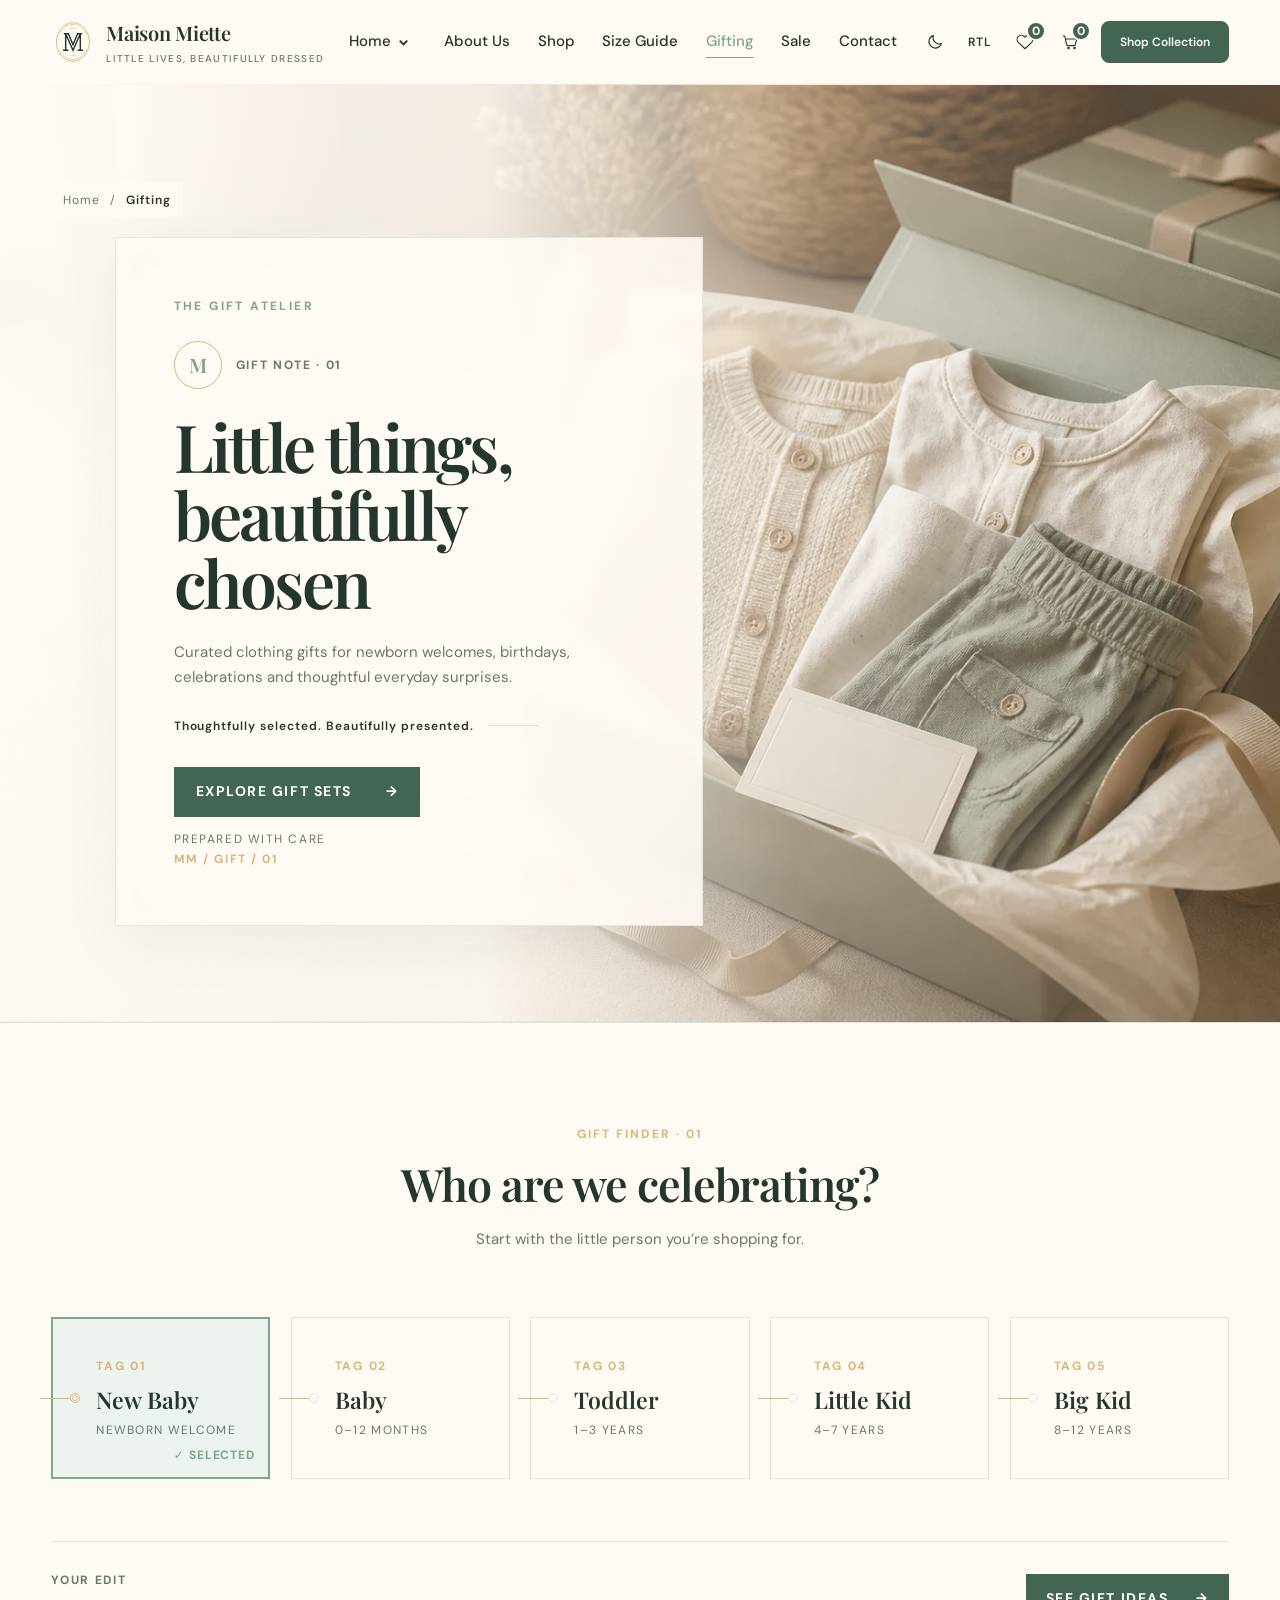
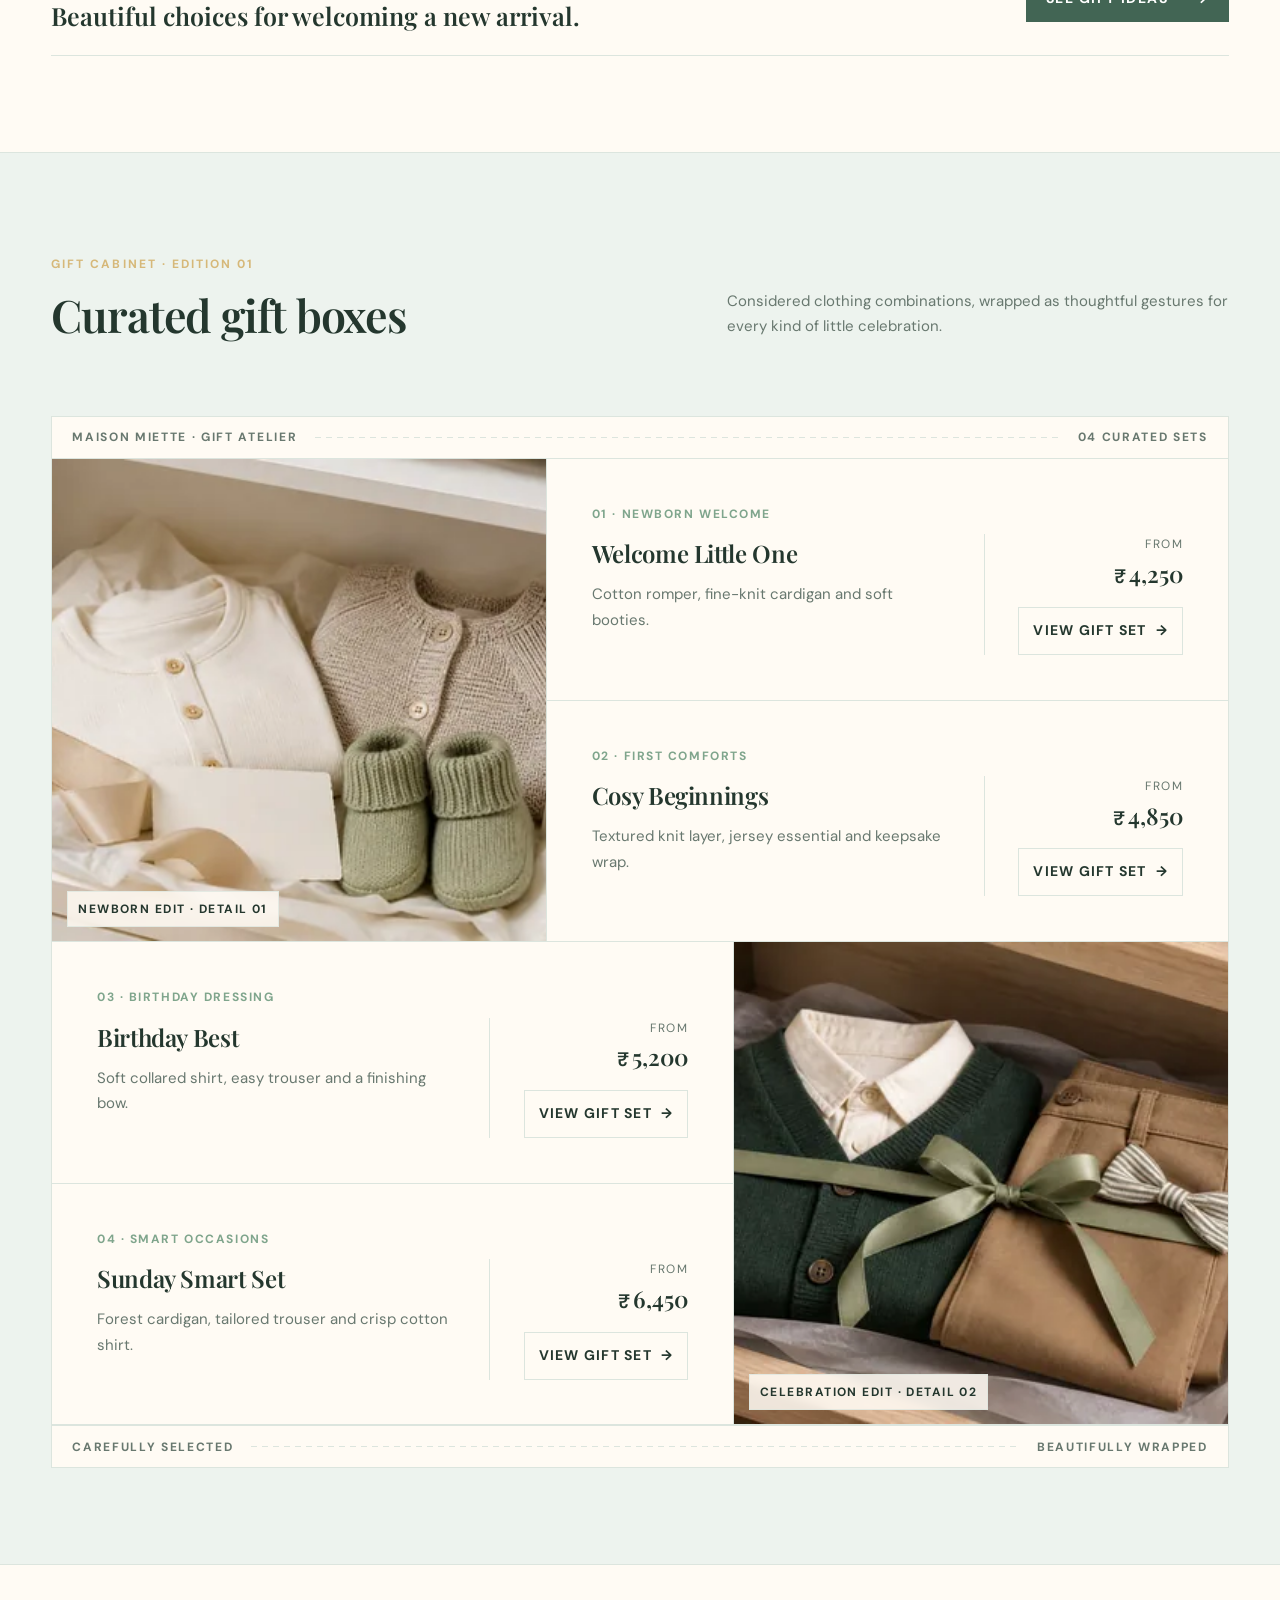
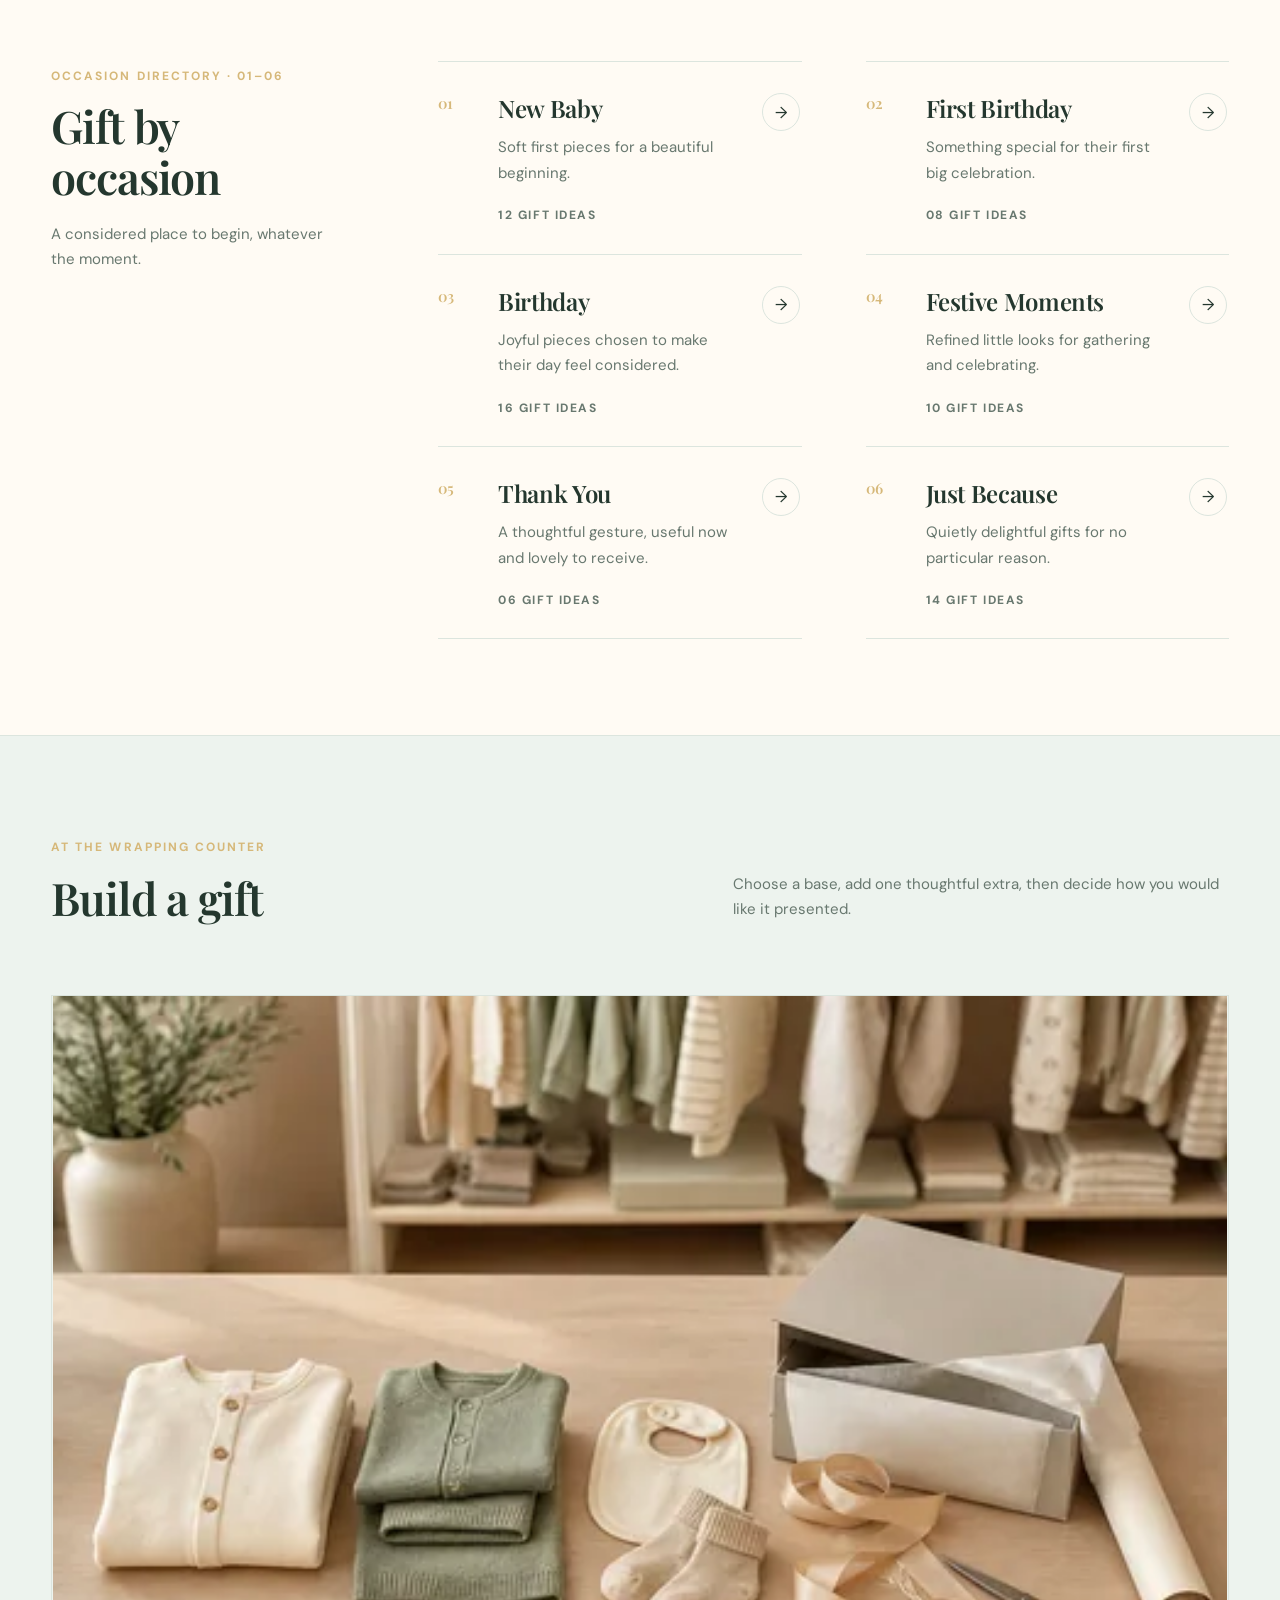
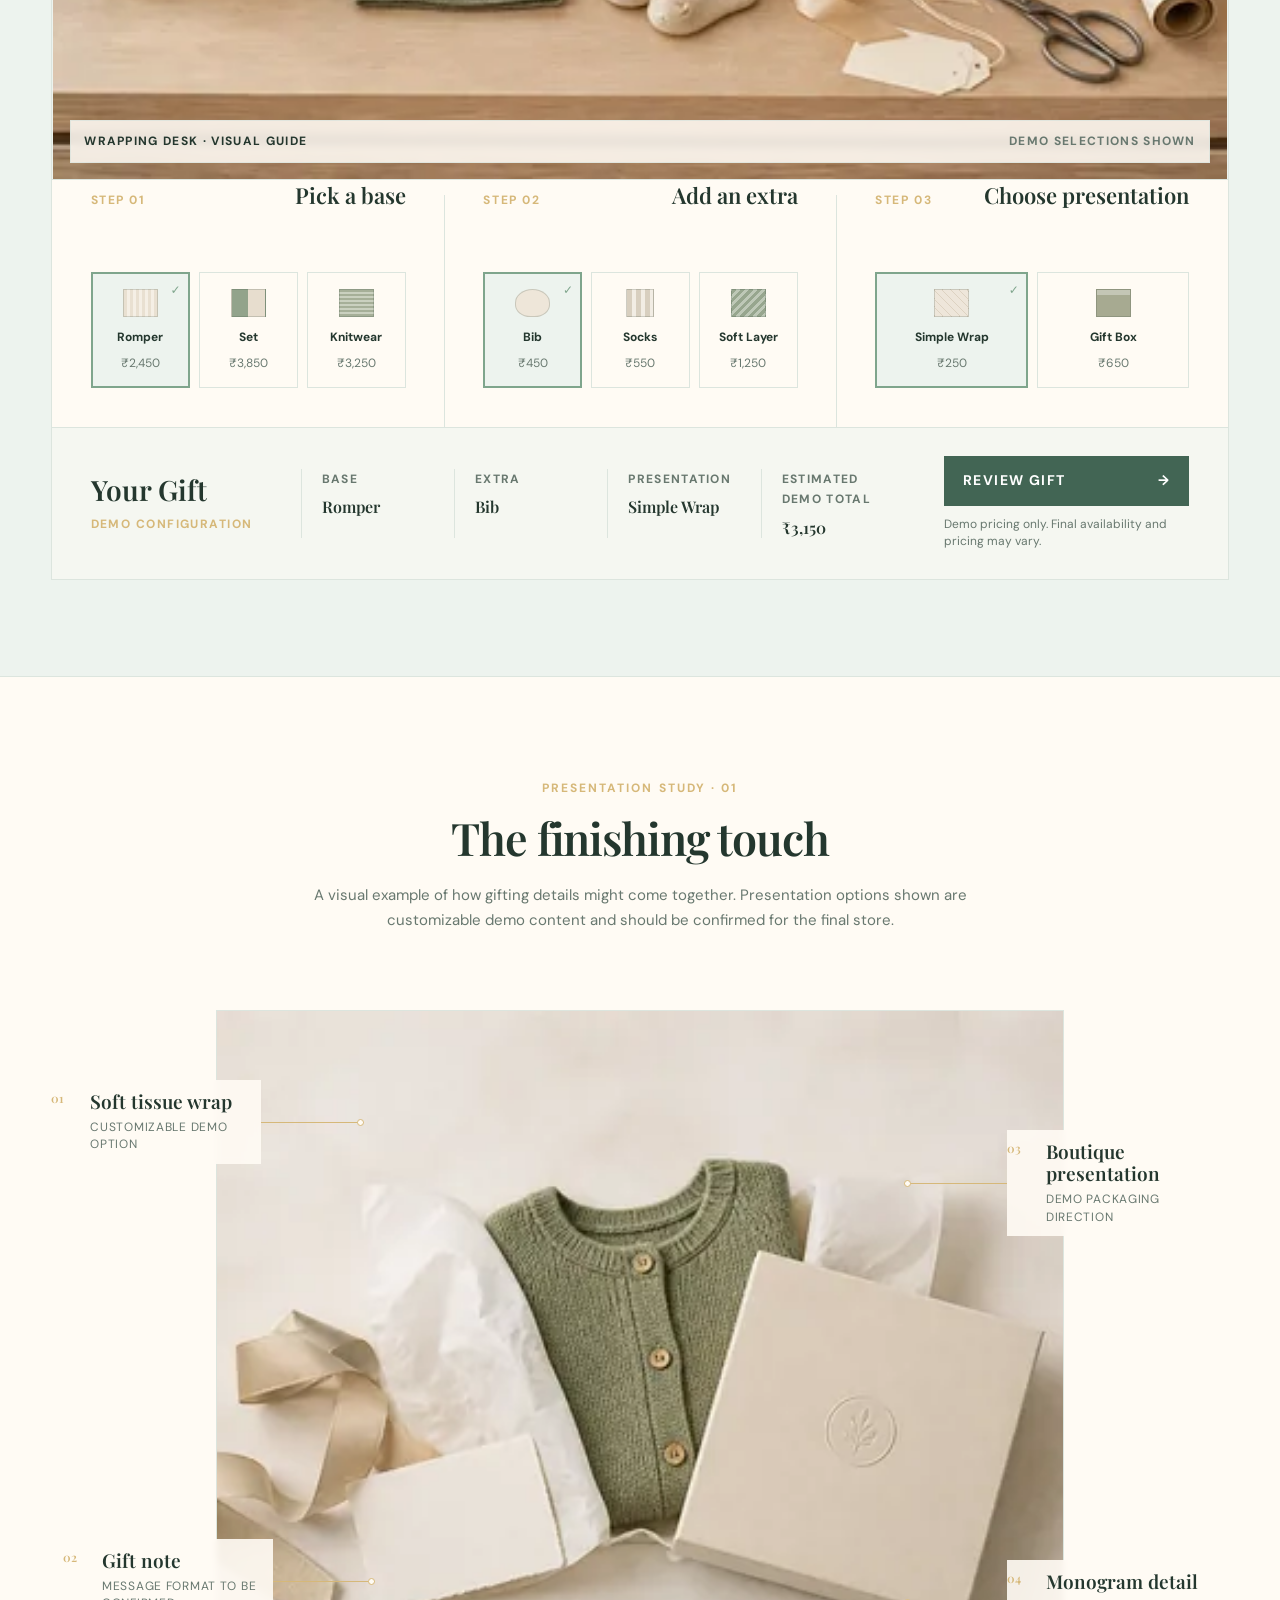
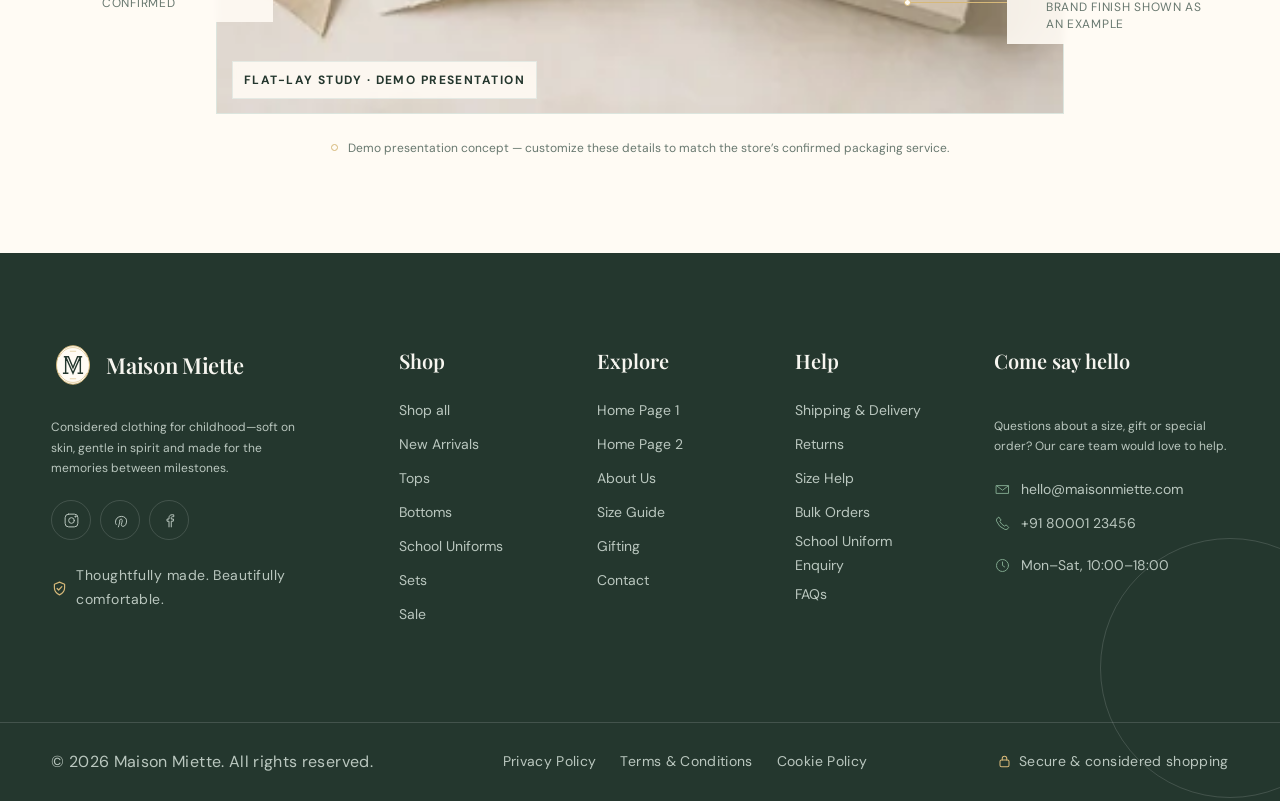
<file: pages/gifting.html>
<!doctype html>
<html lang="en" dir="ltr">
<head>
  <meta charset="utf-8"><meta name="viewport" content="width=device-width, initial-scale=1">
  <meta name="description" content="Maison Miette — considered clothing for little lives.">
  <title>Maison Miette | Baby &amp; Kids Clothing</title>
  <link rel="stylesheet" href="../assets/css/style.css"><link rel="stylesheet" href="../assets/css/dark-mode.css"><link rel="stylesheet" href="../assets/css/rtl.css">
  <script src="../assets/js/main.js?v=4" defer></script>
  <link rel="preload" as="image" href="../assets/images/optimized/gifting-atelier-hero-v2-960.webp" imagesrcset="../assets/images/optimized/gifting-atelier-hero-v2-480.webp 480w, ../assets/images/optimized/gifting-atelier-hero-v2-960.webp 960w, ../assets/images/optimized/gifting-atelier-hero-v2-1536.webp 1536w" imagesizes="100vw" fetchpriority="high">
<link rel="icon" href="../favicon.ico" sizes="16x16 32x32">
<link rel="icon" type="image/png" sizes="32x32" href="../assets/favicon-32.png">
<link rel="icon" type="image/svg+xml" href="../assets/favicon.svg?v=2">
</head>
<body>
  <header class="site-header" data-header>
    <div class="header-shell">
      <a class="brand" href="Homepage1.html" aria-label="Maison Miette home">
        <span class="brand-mark" aria-hidden="true"><svg class="miette-logo" viewBox="0 0 48 48"><ellipse class="miette-frame" cx="24" cy="24" rx="18" ry="21"/><path class="miette-thread" d="M9 15C13 8 18 5 24 5s11 3 15 10M9 33c4 7 9 10 15 10s11-3 15-10"/><path class="miette-monogram" d="M13 33h6m10 0h6M14 15h5l5 12 5-12h5M16 33V15l8 18 8-18v18"/><path class="miette-thread" d="M21 9h6M21 39h6"/></svg></span>
        <span class="brand-copy"><span class="brand-name">Maison Miette</span><span class="brand-tagline">Little lives, beautifully dressed</span></span>
      </a>
      <nav class="primary-nav" id="primary-navigation" aria-label="Primary navigation">
        <div class="nav-inner">
          <div class="nav-item nav-dropdown" data-dropdown>
            <button class="nav-link is-active dropdown-trigger" type="button" aria-expanded="false" aria-controls="home-menu">Home <svg class="chevron" viewBox="0 0 16 16" aria-hidden="true"><path d="m4 6 4 4 4-4"/></svg></button>
            <div class="dropdown-menu" id="home-menu" role="menu">
              <a class="dropdown-link is-current" href="Homepage1.html" role="menuitem" aria-current="page"><span>Home Page 1</span><i aria-hidden="true"></i></a>
              <a class="dropdown-link" href="Homepage2.html" role="menuitem">Home Page 2</a>
            </div>
          </div>
          <a class="nav-link" href="about.html">About Us</a><a class="nav-link" href="shop.html">Shop</a><a class="nav-link" href="size-guide.html">Size Guide</a><a class="nav-link" href="gifting.html">Gifting</a><a class="nav-link sale-link" href="sale.html">Sale</a><a class="nav-link" href="contact.html">Contact</a>
        </div>
        <div class="mobile-utilities">
          <button class="mobile-action" type="button" data-theme-toggle aria-label="Switch to dark mode"><span>Dark mode</span><svg viewBox="0 0 24 24" aria-hidden="true"><path d="M20.5 14.2A8.5 8.5 0 0 1 9.8 3.5 8.5 8.5 0 1 0 20.5 14.2Z"/></svg></button>
          <button class="mobile-action" type="button" data-direction-toggle aria-label="Switch to right-to-left layout"><span>RTL layout</span><svg viewBox="0 0 24 24" aria-hidden="true"><path d="M4 6h16M4 12h10M4 18h16M17 9l3 3-3 3"/></svg></button>
          <a class="mobile-action" href="#wishlist"><span>Wishlist <b class="mobile-wishlist-count" data-wishlist-count>0</b></span><svg viewBox="0 0 24 24" aria-hidden="true"><path d="M20.8 4.6a5.5 5.5 0 0 0-7.8 0L12 5.7l-1.1-1.1a5.5 5.5 0 0 0-7.8 7.8L12 21l8.9-8.6a5.5 5.5 0 0 0-.1-7.8Z"/></svg></a>
          <a class="header-cta mobile-cta" href="shop.html">Shop Collection</a>
        </div>
      </nav>
      <div class="header-actions">
        <button class="icon-button desktop-action" type="button" data-theme-toggle aria-label="Switch to dark mode"><svg class="moon-icon" viewBox="0 0 24 24" aria-hidden="true"><path d="M20.5 14.2A8.5 8.5 0 0 1 9.8 3.5 8.5 8.5 0 1 0 20.5 14.2Z"/></svg><svg class="sun-icon" viewBox="0 0 24 24" aria-hidden="true"><circle cx="12" cy="12" r="4"/><path d="M12 2v2m0 16v2M4.9 4.9l1.4 1.4m11.4 11.4 1.4 1.4M2 12h2m16 0h2M4.9 19.1l1.4-1.4M17.7 6.3l1.4-1.4"/></svg></button>
        <button class="icon-button direction-button desktop-action" type="button" data-direction-toggle aria-label="Switch to right-to-left layout">RTL</button>
        <a class="icon-button desktop-action" href="#wishlist" data-wishlist-link aria-label="Wishlist, 0 items"><svg viewBox="0 0 24 24" aria-hidden="true"><path d="M20.8 4.6a5.5 5.5 0 0 0-7.8 0L12 5.7l-1.1-1.1a5.5 5.5 0 0 0-7.8 7.8L12 21l8.9-8.6a5.5 5.5 0 0 0-.1-7.8Z"/></svg><b data-wishlist-count>0</b></a>
        <a class="icon-button cart-button" href="#cart" aria-label="Shopping cart, 0 items"><svg viewBox="0 0 24 24" aria-hidden="true"><path d="M3 4h2l2.4 11.2a2 2 0 0 0 2 1.6h7.8a2 2 0 0 0 2-1.6L21 8H6"/><circle cx="10" cy="20" r="1"/><circle cx="18" cy="20" r="1"/></svg><b>0</b></a>
        <a class="header-cta desktop-action" href="shop.html">Shop Collection</a>
        <button class="menu-toggle" type="button" aria-label="Open navigation" aria-expanded="false" aria-controls="primary-navigation" data-menu-toggle><span></span><span></span><span></span></button>
      </div>
    </div>
  </header>
  <main class="gifting-main">
    <section class="gifting-introduction" aria-labelledby="gifting-introduction-title">
      <div class="gifting-introduction-shell">
        <nav class="gifting-breadcrumb" aria-label="Breadcrumb">
          <ol><li><a href="Homepage1.html">Home</a></li><li aria-hidden="true">/</li><li aria-current="page">Gifting</li></ol>
        </nav>
        <div class="gifting-stationery">
          <span class="gifting-paper-layer gifting-paper-layer-one" aria-hidden="true"></span>
          <span class="gifting-paper-layer gifting-paper-layer-two" aria-hidden="true"></span>
          <div class="gifting-ribbon" aria-hidden="true"><i></i><span>Maison Miette</span><i></i></div>
          <div class="gifting-corner-marks" aria-hidden="true"><i></i><i></i><i></i><i></i></div>
          <div class="gifting-intro-content">
            <span class="gifting-intro-label">The Gift Atelier</span>
            <div class="gifting-seal" aria-hidden="true"><span>M</span><small>Gift note · 01</small></div>
            <h1 id="gifting-introduction-title">Little things, beautifully chosen</h1>
            <p>Curated clothing gifts for newborn welcomes, birthdays, celebrations and thoughtful everyday surprises.</p>
            <small class="gifting-intro-signature">Thoughtfully selected. Beautifully presented.</small>
            <a class="gifting-intro-cta" href="shop.html">Explore Gift Sets <span aria-hidden="true">→</span></a>
            <div class="gifting-note-mark" aria-hidden="true"><span>Prepared with care</span><b>MM / GIFT / 01</b></div>
          </div>
        </div>
      </div>
    </section>
    <section class="gift-finder" aria-labelledby="gift-finder-title">
      <div class="gift-finder-shell">
        <header class="gift-finder-head">
          <span>Gift finder · 01</span>
          <h2 id="gift-finder-title">Who are we celebrating?</h2>
          <p>Start with the little person you’re shopping for.</p>
        </header>
        <form class="gift-finder-form" data-gift-finder>
          <fieldset>
            <legend class="sr-only">Choose a gift recipient age group</legend>
            <div class="gift-tag-list">
              <label class="gift-recipient-tag">
                <input class="sr-only" type="radio" name="gift-recipient" value="new-baby" data-gift-copy="Beautiful choices for welcoming a new arrival." checked>
                <span class="gift-tag-face"><i aria-hidden="true"></i><small>Tag 01</small><strong>New Baby</strong><em>Newborn welcome</em><b aria-hidden="true">✓ Selected</b></span>
              </label>
              <label class="gift-recipient-tag">
                <input class="sr-only" type="radio" name="gift-recipient" value="baby" data-gift-copy="Soft, practical gifts for their earliest everyday moments.">
                <span class="gift-tag-face"><i aria-hidden="true"></i><small>Tag 02</small><strong>Baby</strong><em>0–12 months</em><b aria-hidden="true">✓ Selected</b></span>
              </label>
              <label class="gift-recipient-tag">
                <input class="sr-only" type="radio" name="gift-recipient" value="toddler" data-gift-copy="Easy-wearing ideas made for curious, active toddlers.">
                <span class="gift-tag-face"><i aria-hidden="true"></i><small>Tag 03</small><strong>Toddler</strong><em>1–3 years</em><b aria-hidden="true">✓ Selected</b></span>
              </label>
              <label class="gift-recipient-tag">
                <input class="sr-only" type="radio" name="gift-recipient" value="little-kid" data-gift-copy="Considered gifts for play, celebrations and everyday adventures.">
                <span class="gift-tag-face"><i aria-hidden="true"></i><small>Tag 04</small><strong>Little Kid</strong><em>4–7 years</em><b aria-hidden="true">✓ Selected</b></span>
              </label>
              <label class="gift-recipient-tag">
                <input class="sr-only" type="radio" name="gift-recipient" value="big-kid" data-gift-copy="Refined, useful choices for growing personalities and changing styles.">
                <span class="gift-tag-face"><i aria-hidden="true"></i><small>Tag 05</small><strong>Big Kid</strong><em>8–12 years</em><b aria-hidden="true">✓ Selected</b></span>
              </label>
            </div>
          </fieldset>
          <div class="gift-finder-result">
            <div><span>Your edit</span><p data-gift-recommendation role="status" aria-live="polite">Beautiful choices for welcoming a new arrival.</p></div>
            <a href="shop.html">See Gift Ideas <span aria-hidden="true">→</span></a>
          </div>
        </form>
      </div>
    </section>
    <section class="curated-gift-boxes" id="gift-sets" aria-labelledby="curated-gift-boxes-title">
      <div class="curated-gift-boxes-shell">
        <header class="curated-gift-boxes-head">
          <div><span>Gift cabinet · Edition 01</span><h2 id="curated-gift-boxes-title">Curated gift boxes</h2></div>
          <p>Considered clothing combinations, wrapped as thoughtful gestures for every kind of little celebration.</p>
        </header>
        <div class="gift-cabinet">
          <div class="gift-cabinet-register" aria-hidden="true"><span>Maison Miette · Gift Atelier</span><i></i><b>04 curated sets</b></div>
          <div class="gift-cabinet-bay">
            <figure class="gift-cabinet-image"><img src="../assets/images/optimized/gifting-curated-newborn-v1-960.webp" alt="Cream newborn clothing, oatmeal knit cardigan and sage booties arranged with tissue paper and ribbon" srcset="../assets/images/optimized/gifting-curated-newborn-v1-480.webp 480w, ../assets/images/optimized/gifting-curated-newborn-v1-960.webp 960w, ../assets/images/optimized/gifting-curated-newborn-v1-1536.webp 1536w" sizes="(max-width: 639px) 100vw, (max-width: 1023px) 50vw, 33vw" width="1536" height="1024" loading="lazy" decoding="async" fetchpriority="auto"><figcaption>Newborn edit · Detail 01</figcaption></figure>
            <div class="gift-cabinet-drawers">
              <article class="gift-cabinet-entry">
                <span>01 · Newborn welcome</span><h3><a href="shop.html">Welcome Little One</a></h3>
                <p>Cotton romper, fine-knit cardigan and soft booties.</p>
                <div><small>From</small><strong><span class="gift-currency">&#8377;</span>4,250</strong><a href="shop.html">View Gift Set <i aria-hidden="true">→</i></a></div>
              </article>
              <article class="gift-cabinet-entry">
                <span>02 · First comforts</span><h3><a href="shop.html">Cosy Beginnings</a></h3>
                <p>Textured knit layer, jersey essential and keepsake wrap.</p>
                <div><small>From</small><strong><span class="gift-currency">&#8377;</span>4,850</strong><a href="shop.html">View Gift Set <i aria-hidden="true">→</i></a></div>
              </article>
            </div>
          </div>
          <div class="gift-cabinet-bay gift-cabinet-bay-reverse">
            <figure class="gift-cabinet-image"><img src="../assets/images/optimized/gifting-curated-smart-v1-960.webp" alt="Forest-green cardigan, ivory collared shirt and camel trousers arranged with sage ribbon" srcset="../assets/images/optimized/gifting-curated-smart-v1-480.webp 480w, ../assets/images/optimized/gifting-curated-smart-v1-960.webp 960w, ../assets/images/optimized/gifting-curated-smart-v1-1536.webp 1536w" sizes="(max-width: 639px) 100vw, (max-width: 1023px) 50vw, 33vw" width="1536" height="1024" loading="lazy" decoding="async" fetchpriority="auto"><figcaption>Celebration edit · Detail 02</figcaption></figure>
            <div class="gift-cabinet-drawers">
              <article class="gift-cabinet-entry">
                <span>03 · Birthday dressing</span><h3><a href="shop.html">Birthday Best</a></h3>
                <p>Soft collared shirt, easy trouser and a finishing bow.</p>
                <div><small>From</small><strong><span class="gift-currency">&#8377;</span>5,200</strong><a href="shop.html">View Gift Set <i aria-hidden="true">→</i></a></div>
              </article>
              <article class="gift-cabinet-entry">
                <span>04 · Smart occasions</span><h3><a href="shop.html">Sunday Smart Set</a></h3>
                <p>Forest cardigan, tailored trouser and crisp cotton shirt.</p>
                <div><small>From</small><strong><span class="gift-currency">&#8377;</span>6,450</strong><a href="shop.html">View Gift Set <i aria-hidden="true">→</i></a></div>
              </article>
            </div>
          </div>
          <div class="gift-cabinet-footer" aria-hidden="true"><span>Carefully selected</span><i></i><span>Beautifully wrapped</span></div>
        </div>
      </div>
    </section>
    <section class="gift-occasion-index" aria-labelledby="gift-occasion-index-title">
      <div class="gift-occasion-index-shell">
        <header class="gift-occasion-index-head">
          <span>Occasion directory · 01–06</span>
          <h2 id="gift-occasion-index-title">Gift by occasion</h2>
          <p>A considered place to begin, whatever the moment.</p>
        </header>
        <nav aria-label="Browse gifts by occasion">
          <ol class="gift-occasion-list">
            <li><a href="shop.html"><span>01</span><div><h3>New Baby</h3><p>Soft first pieces for a beautiful beginning.</p><small>12 gift ideas</small></div><i aria-hidden="true">→</i></a></li>
            <li><a href="shop.html"><span>02</span><div><h3>First Birthday</h3><p>Something special for their first big celebration.</p><small>08 gift ideas</small></div><i aria-hidden="true">→</i></a></li>
            <li><a href="shop.html"><span>03</span><div><h3>Birthday</h3><p>Joyful pieces chosen to make their day feel considered.</p><small>16 gift ideas</small></div><i aria-hidden="true">→</i></a></li>
            <li><a href="shop.html"><span>04</span><div><h3>Festive Moments</h3><p>Refined little looks for gathering and celebrating.</p><small>10 gift ideas</small></div><i aria-hidden="true">→</i></a></li>
            <li><a href="shop.html"><span>05</span><div><h3>Thank You</h3><p>A thoughtful gesture, useful now and lovely to receive.</p><small>06 gift ideas</small></div><i aria-hidden="true">→</i></a></li>
            <li><a href="shop.html"><span>06</span><div><h3>Just Because</h3><p>Quietly delightful gifts for no particular reason.</p><small>14 gift ideas</small></div><i aria-hidden="true">→</i></a></li>
          </ol>
        </nav>
      </div>
    </section>
    <section class="build-gift" aria-labelledby="build-gift-title">
      <div class="build-gift-shell">
        <header class="build-gift-head">
          <div><span>At the wrapping counter</span><h2 id="build-gift-title">Build a gift</h2></div>
          <p>Choose a base, add one thoughtful extra, then decide how you would like it presented.</p>
        </header>
        <form class="build-gift-workbench" data-build-gift>
          <figure class="build-gift-visual"><img src="../assets/images/optimized/gifting-build-counter-v1-960.webp" alt="Boutique wrapping counter with folded baby clothing, bib, socks, gift box, tissue paper and ribbon" srcset="../assets/images/optimized/gifting-build-counter-v1-480.webp 480w, ../assets/images/optimized/gifting-build-counter-v1-960.webp 960w, ../assets/images/optimized/gifting-build-counter-v1-1536.webp 1536w" sizes="(max-width: 639px) 100vw, (max-width: 1023px) 50vw, 33vw" width="1536" height="1024" loading="lazy" decoding="async" fetchpriority="auto"><figcaption><span>Wrapping desk · Visual guide</span><small>Demo selections shown</small></figcaption></figure>
          <div class="build-gift-steps">
            <fieldset class="build-gift-step">
              <legend><span>Step 01</span><strong>Pick a base</strong></legend>
              <div class="build-gift-options">
                <label><input class="sr-only" type="radio" name="base" value="Romper" data-price="2450" checked><span><i class="gift-swatch gift-swatch-romper" aria-hidden="true"></i><b>Romper</b><small>₹2,450</small><em aria-hidden="true">✓</em></span></label>
                <label><input class="sr-only" type="radio" name="base" value="Set" data-price="3850"><span><i class="gift-swatch gift-swatch-set" aria-hidden="true"></i><b>Set</b><small>₹3,850</small><em aria-hidden="true">✓</em></span></label>
                <label><input class="sr-only" type="radio" name="base" value="Knitwear" data-price="3250"><span><i class="gift-swatch gift-swatch-knit" aria-hidden="true"></i><b>Knitwear</b><small>₹3,250</small><em aria-hidden="true">✓</em></span></label>
              </div>
            </fieldset>
            <fieldset class="build-gift-step">
              <legend><span>Step 02</span><strong>Add an extra</strong></legend>
              <div class="build-gift-options">
                <label><input class="sr-only" type="radio" name="extra" value="Bib" data-price="450" checked><span><i class="gift-swatch gift-swatch-bib" aria-hidden="true"></i><b>Bib</b><small>₹450</small><em aria-hidden="true">✓</em></span></label>
                <label><input class="sr-only" type="radio" name="extra" value="Socks" data-price="550"><span><i class="gift-swatch gift-swatch-socks" aria-hidden="true"></i><b>Socks</b><small>₹550</small><em aria-hidden="true">✓</em></span></label>
                <label><input class="sr-only" type="radio" name="extra" value="Soft Layer" data-price="1250"><span><i class="gift-swatch gift-swatch-layer" aria-hidden="true"></i><b>Soft Layer</b><small>₹1,250</small><em aria-hidden="true">✓</em></span></label>
              </div>
            </fieldset>
            <fieldset class="build-gift-step">
              <legend><span>Step 03</span><strong>Choose presentation</strong></legend>
              <div class="build-gift-options build-gift-options-presentation">
                <label><input class="sr-only" type="radio" name="presentation" value="Simple Wrap" data-price="250" checked><span><i class="gift-swatch gift-swatch-wrap" aria-hidden="true"></i><b>Simple Wrap</b><small>₹250</small><em aria-hidden="true">✓</em></span></label>
                <label><input class="sr-only" type="radio" name="presentation" value="Gift Box" data-price="650"><span><i class="gift-swatch gift-swatch-box" aria-hidden="true"></i><b>Gift Box</b><small>₹650</small><em aria-hidden="true">✓</em></span></label>
              </div>
            </fieldset>
          </div>
          <div class="build-gift-summary" id="build-gift-summary">
            <div class="build-gift-summary-title"><span>Your Gift</span><small>Demo configuration</small></div>
            <dl><div><dt>Base</dt><dd data-gift-summary="base">Romper</dd></div><div><dt>Extra</dt><dd data-gift-summary="extra">Bib</dd></div><div><dt>Presentation</dt><dd data-gift-summary="presentation">Simple Wrap</dd></div><div><dt>Estimated demo total</dt><dd data-gift-total>₹3,150</dd></div></dl>
            <div class="build-gift-review"><button type="button" data-gift-review>Review Gift <span aria-hidden="true">→</span></button><p data-gift-review-status aria-live="polite">Demo pricing only. Final availability and pricing may vary.</p></div>
          </div>
        </form>
      </div>
    </section>
    <section class="gift-presentation" aria-labelledby="gift-presentation-title">
      <div class="gift-presentation-shell">
        <header class="gift-presentation-head">
          <span>Presentation study · 01</span>
          <h2 id="gift-presentation-title">The finishing touch</h2>
          <p>A visual example of how gifting details might come together. Presentation options shown are customizable demo content and should be confirmed for the final store.</p>
        </header>
        <div class="gift-presentation-board">
          <figure><img src="../assets/images/optimized/gifting-presentation-flatlay-v1-960.webp" alt="Top-down gift presentation with a folded sage cardigan, tissue paper, ribbon, blank gift card and embossed packaging" srcset="../assets/images/optimized/gifting-presentation-flatlay-v1-480.webp 480w, ../assets/images/optimized/gifting-presentation-flatlay-v1-960.webp 960w, ../assets/images/optimized/gifting-presentation-flatlay-v1-1536.webp 1536w" sizes="(max-width: 639px) 100vw, (max-width: 1023px) 50vw, 33vw" width="1536" height="1024" loading="lazy" decoding="async" fetchpriority="auto"><figcaption>Flat-lay study · Demo presentation</figcaption></figure>
          <ol class="gift-presentation-notes">
            <li><span>01</span><div><strong>Soft tissue wrap</strong><small>Customizable demo option</small></div><i aria-hidden="true"></i></li>
            <li><span>02</span><div><strong>Gift note</strong><small>Message format to be confirmed</small></div><i aria-hidden="true"></i></li>
            <li><span>03</span><div><strong>Boutique presentation</strong><small>Demo packaging direction</small></div><i aria-hidden="true"></i></li>
            <li><span>04</span><div><strong>Monogram detail</strong><small>Brand finish shown as an example</small></div><i aria-hidden="true"></i></li>
          </ol>
        </div>
        <p class="gift-presentation-disclaimer"><i aria-hidden="true"></i>Demo presentation concept — customize these details to match the store’s confirmed packaging service.</p>
      </div>
    </section>
  </main>
  <footer class="site-footer">
    <div class="footer-main"><div class="footer-grid">
      <section class="footer-brand" aria-labelledby="footer-brand-name">
        <a class="brand footer-logo" href="Homepage1.html" aria-label="Maison Miette home"><span class="brand-mark" aria-hidden="true"><svg class="miette-logo" viewBox="0 0 48 48"><ellipse class="miette-frame" cx="24" cy="24" rx="18" ry="21"/><path class="miette-thread" d="M9 15C13 8 18 5 24 5s11 3 15 10M9 33c4 7 9 10 15 10s11-3 15-10"/><path class="miette-monogram" d="M13 33h6m10 0h6M14 15h5l5 12 5-12h5M16 33V15l8 18 8-18v18"/><path class="miette-thread" d="M21 9h6M21 39h6"/></svg></span><span class="brand-name" id="footer-brand-name">Maison Miette</span></a>
        <p>Considered clothing for childhood—soft on skin, gentle in spirit and made for the memories between milestones.</p>
        <div class="footer-socials" aria-label="Social media"><a href="#instagram" aria-label="Instagram"><svg viewBox="0 0 24 24" aria-hidden="true"><rect x="3" y="3" width="18" height="18" rx="5"/><circle cx="12" cy="12" r="4"/><circle cx="17.5" cy="6.5" r=".8"/></svg></a><a href="#pinterest" aria-label="Pinterest"><svg viewBox="0 0 24 24" aria-hidden="true"><path d="M9 21c1-3 1.5-4.8 2-7-.7-1.5 0-4 1.7-4 1.3 0 1.8 1 1.8 2.2 0 1.4-.9 3.4-1.3 5.3-.4 1.6.8 2.8 2.4 2.8 3 0 5-3.7 5-7.8 0-3.2-2.7-6.3-7.4-6.3-5.2 0-8.3 3.9-8.3 7.9 0 1.5.4 3 1.3 3.8"/></svg></a><a href="#facebook" aria-label="Facebook"><svg viewBox="0 0 24 24" aria-hidden="true"><path d="M14.5 21v-8h2.8l.4-3h-3.2V8.1c0-.9.3-1.5 1.6-1.5H18V4a24 24 0 0 0-2.5-.1c-2.5 0-4.2 1.5-4.2 4.3V10H8.5v3h2.8v8"/></svg></a></div>
        <span class="footer-trust"><svg viewBox="0 0 20 20" aria-hidden="true"><path d="M10 2.5 16 5v4.2c0 4-2.4 6.7-6 8.3-3.6-1.6-6-4.3-6-8.3V5l6-2.5Z"/><path d="m7.2 10 1.8 1.8 3.8-4"/></svg>Thoughtfully made. Beautifully comfortable.</span>
      </section>
      <nav class="footer-column" aria-labelledby="footer-shop"><h3 id="footer-shop">Shop</h3><a href="shop.html">Shop all</a><a href="shop.html#new-arrivals">New Arrivals</a><a href="shop.html#tops">Tops</a><a href="shop.html#bottoms">Bottoms</a><a href="shop.html#uniforms">School Uniforms</a><a href="shop.html#sets">Sets</a><a href="sale.html">Sale</a></nav>
      <nav class="footer-column" aria-labelledby="footer-explore"><h3 id="footer-explore">Explore</h3><a href="Homepage1.html">Home Page 1</a><a href="Homepage2.html">Home Page 2</a><a href="about.html">About Us</a><a href="size-guide.html">Size Guide</a><a href="gifting.html">Gifting</a><a href="contact.html">Contact</a></nav>
      <nav class="footer-column" aria-labelledby="footer-help"><h3 id="footer-help">Help</h3><a href="#shipping">Shipping &amp; Delivery</a><a href="#returns">Returns</a><a href="size-guide.html">Size Help</a><a href="contact.html#bulk-orders">Bulk Orders</a><a href="contact.html#uniform-enquiry">School Uniform Enquiry</a><a href="#faqs">FAQs</a></nav>
      <section class="footer-column footer-contact" aria-labelledby="footer-contact"><h3 id="footer-contact">Come say hello</h3><p>Questions about a size, gift or special order? Our care team would love to help.</p><a href="mailto:hello@maisonmiette.com"><svg viewBox="0 0 24 24" aria-hidden="true"><path d="M3.5 6.5h17v11h-17zM4 7l8 6 8-6"/></svg><span>hello@maisonmiette.com</span></a><a href="tel:+918000123456"><svg viewBox="0 0 24 24" aria-hidden="true"><path d="M7 3.5 10 7 8.3 9.2a15 15 0 0 0 6.5 6.5L17 14l3.5 3c.2.2.3.6.1.9-1 2-3.2 3.2-5.4 2.4A19.5 19.5 0 0 1 3.7 8.8C3 6.6 4.1 4.4 6.1 3.4c.3-.1.7-.1.9.1Z"/></svg><span>+91 80001 23456</span></a><span class="contact-hours"><svg viewBox="0 0 24 24" aria-hidden="true"><circle cx="12" cy="12" r="8.5"/><path d="M12 7v5l3 2"/></svg><span>Mon–Sat, 10:00–18:00</span></span></section>
    </div></div>
    <div class="footer-bottom"><div class="footer-bottom-inner"><p>© <span data-current-year>2026</span> Maison Miette. All rights reserved.</p><nav aria-label="Legal"><a href="#privacy">Privacy Policy</a><a href="#terms">Terms &amp; Conditions</a><a href="#cookies">Cookie Policy</a></nav><span class="footer-secure"><svg viewBox="0 0 20 20" aria-hidden="true"><rect x="4" y="8" width="12" height="9" rx="2"/><path d="M7 8V6a3 3 0 0 1 6 0v2"/></svg>Secure &amp; considered shopping</span></div></div>
  </footer>
</body>
</html>
</file>
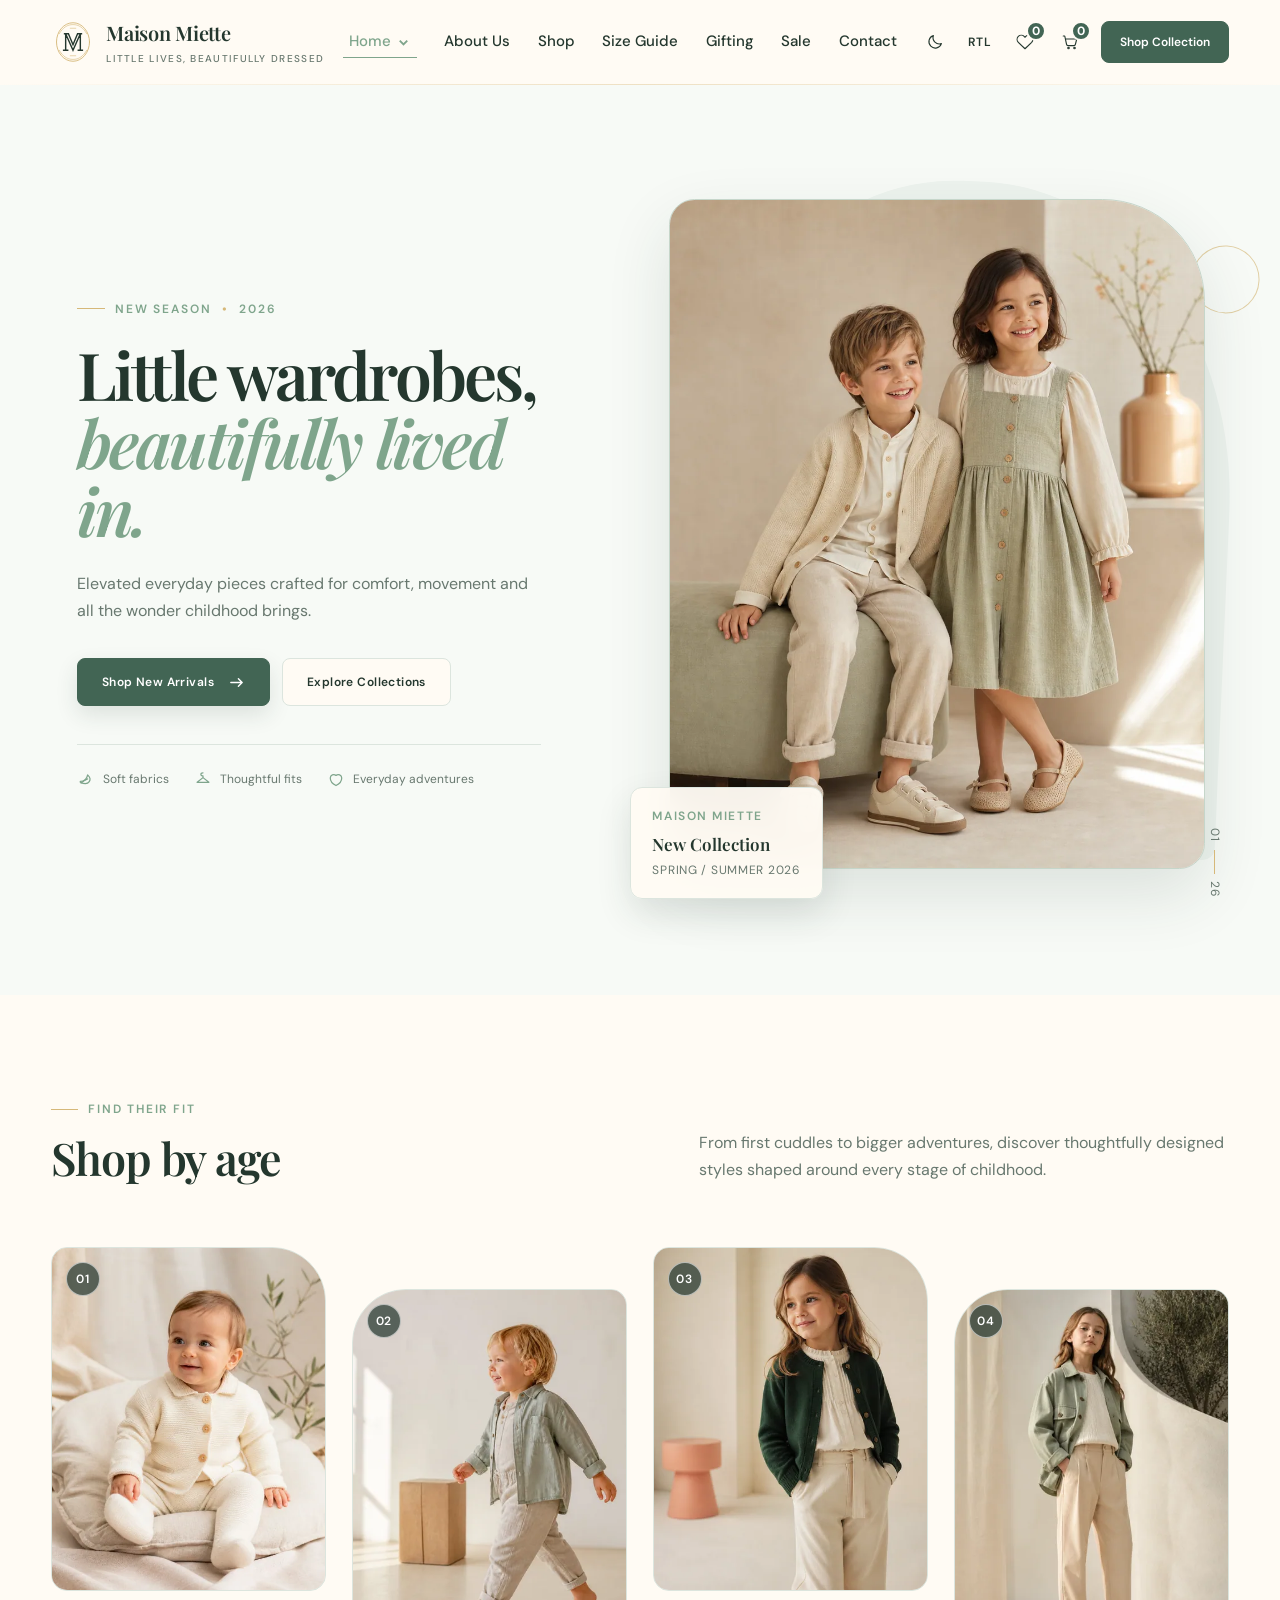
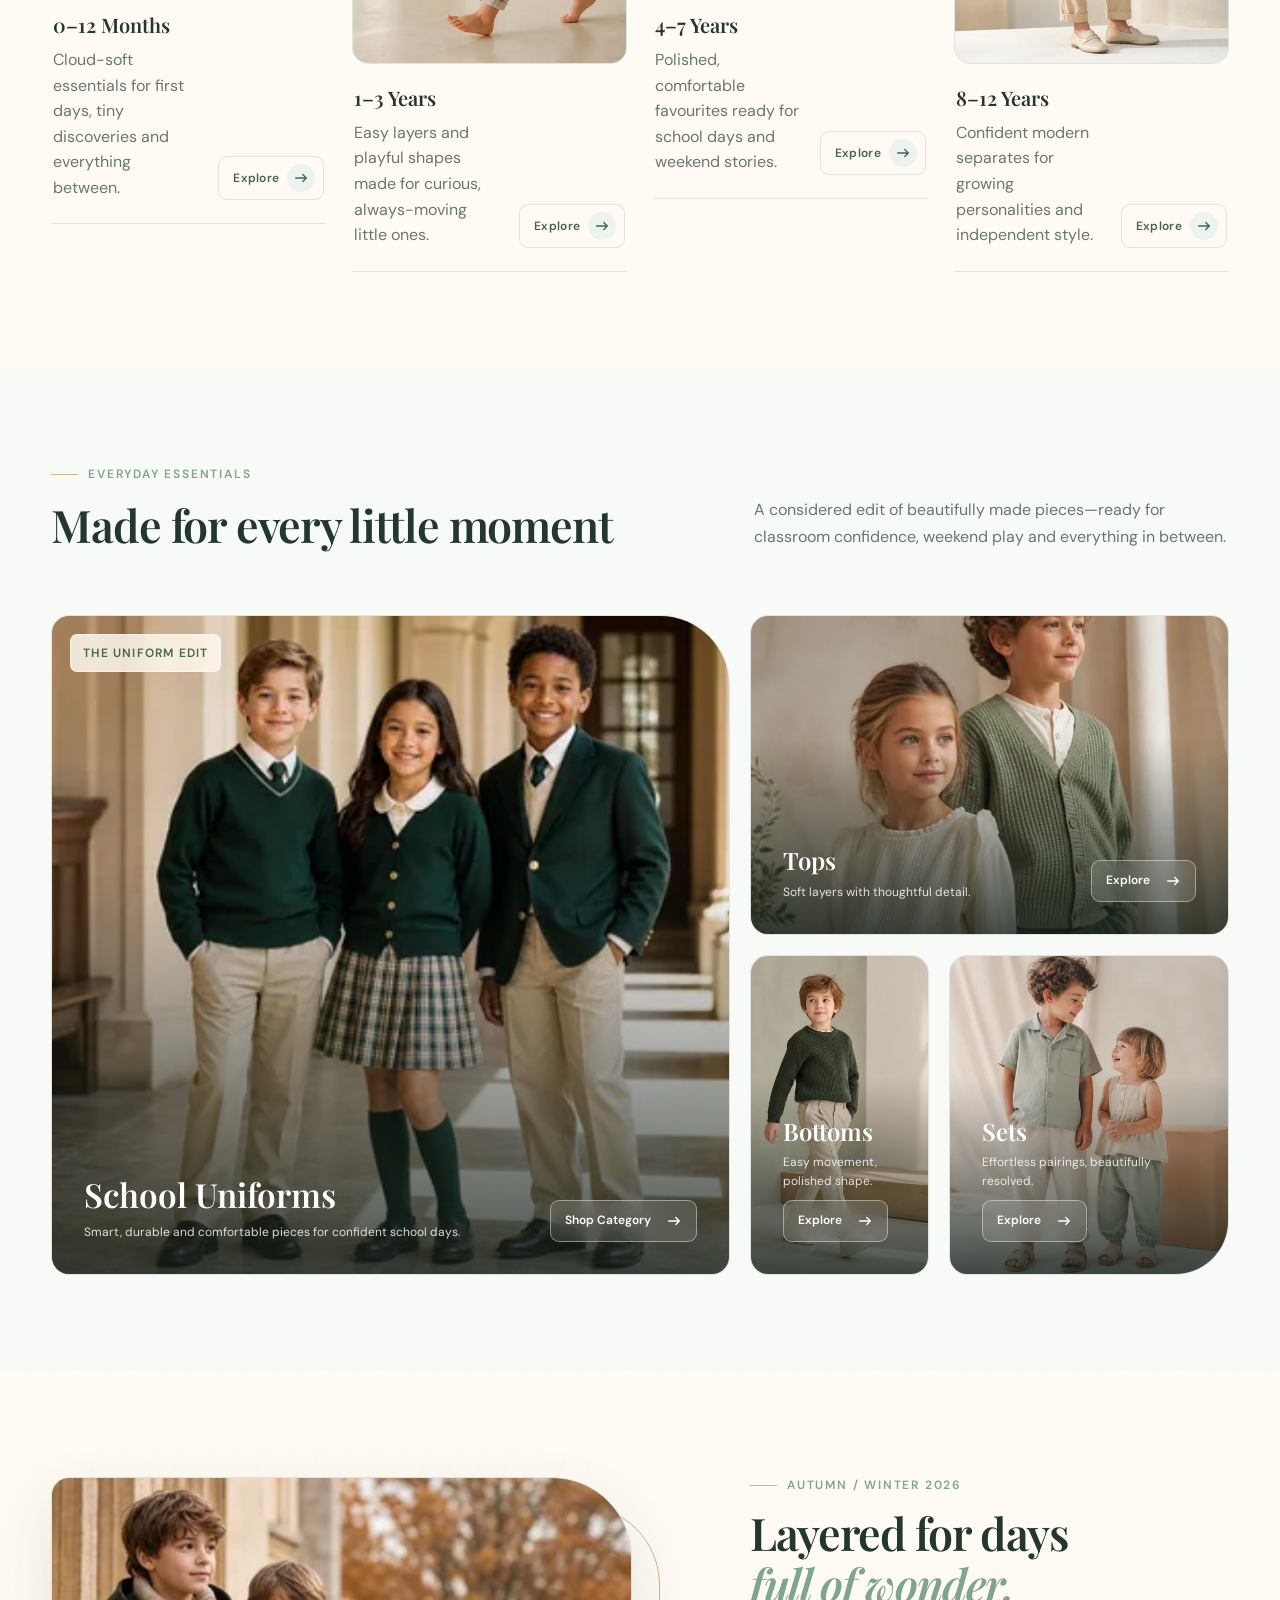
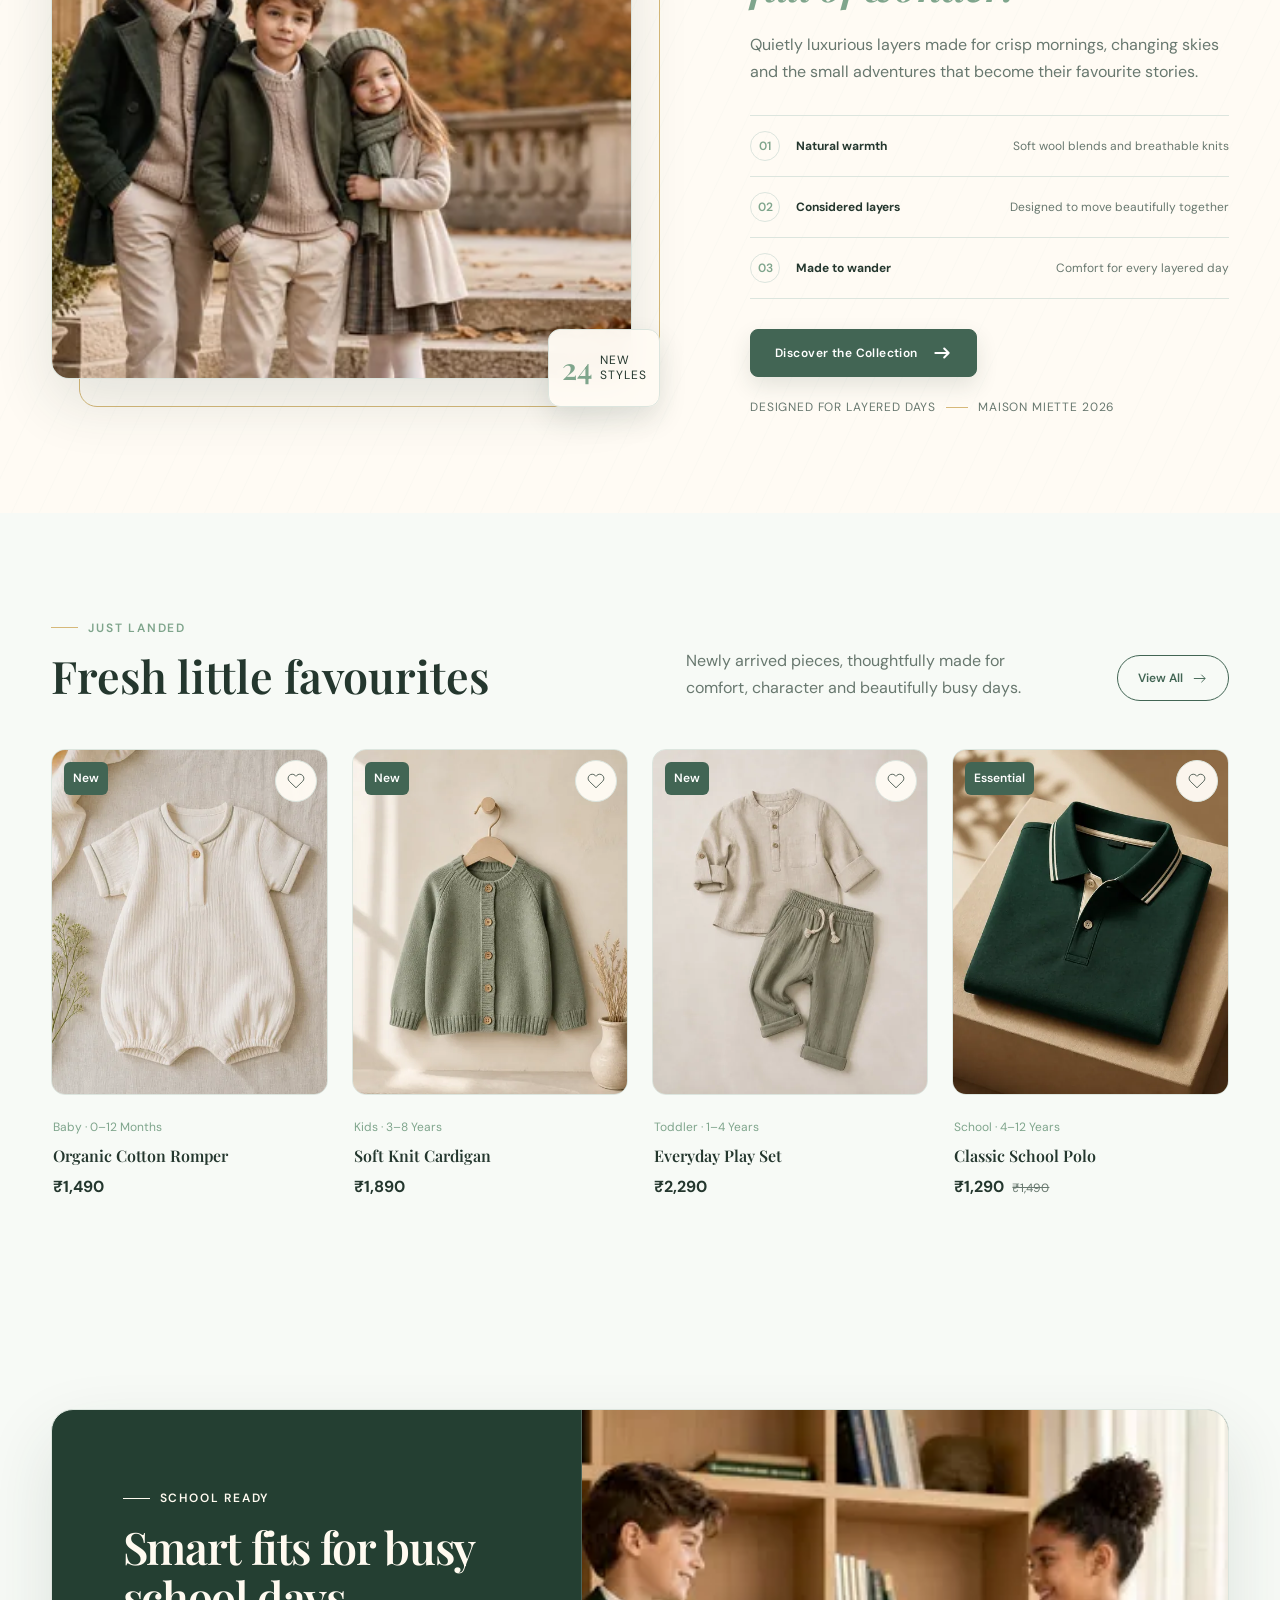
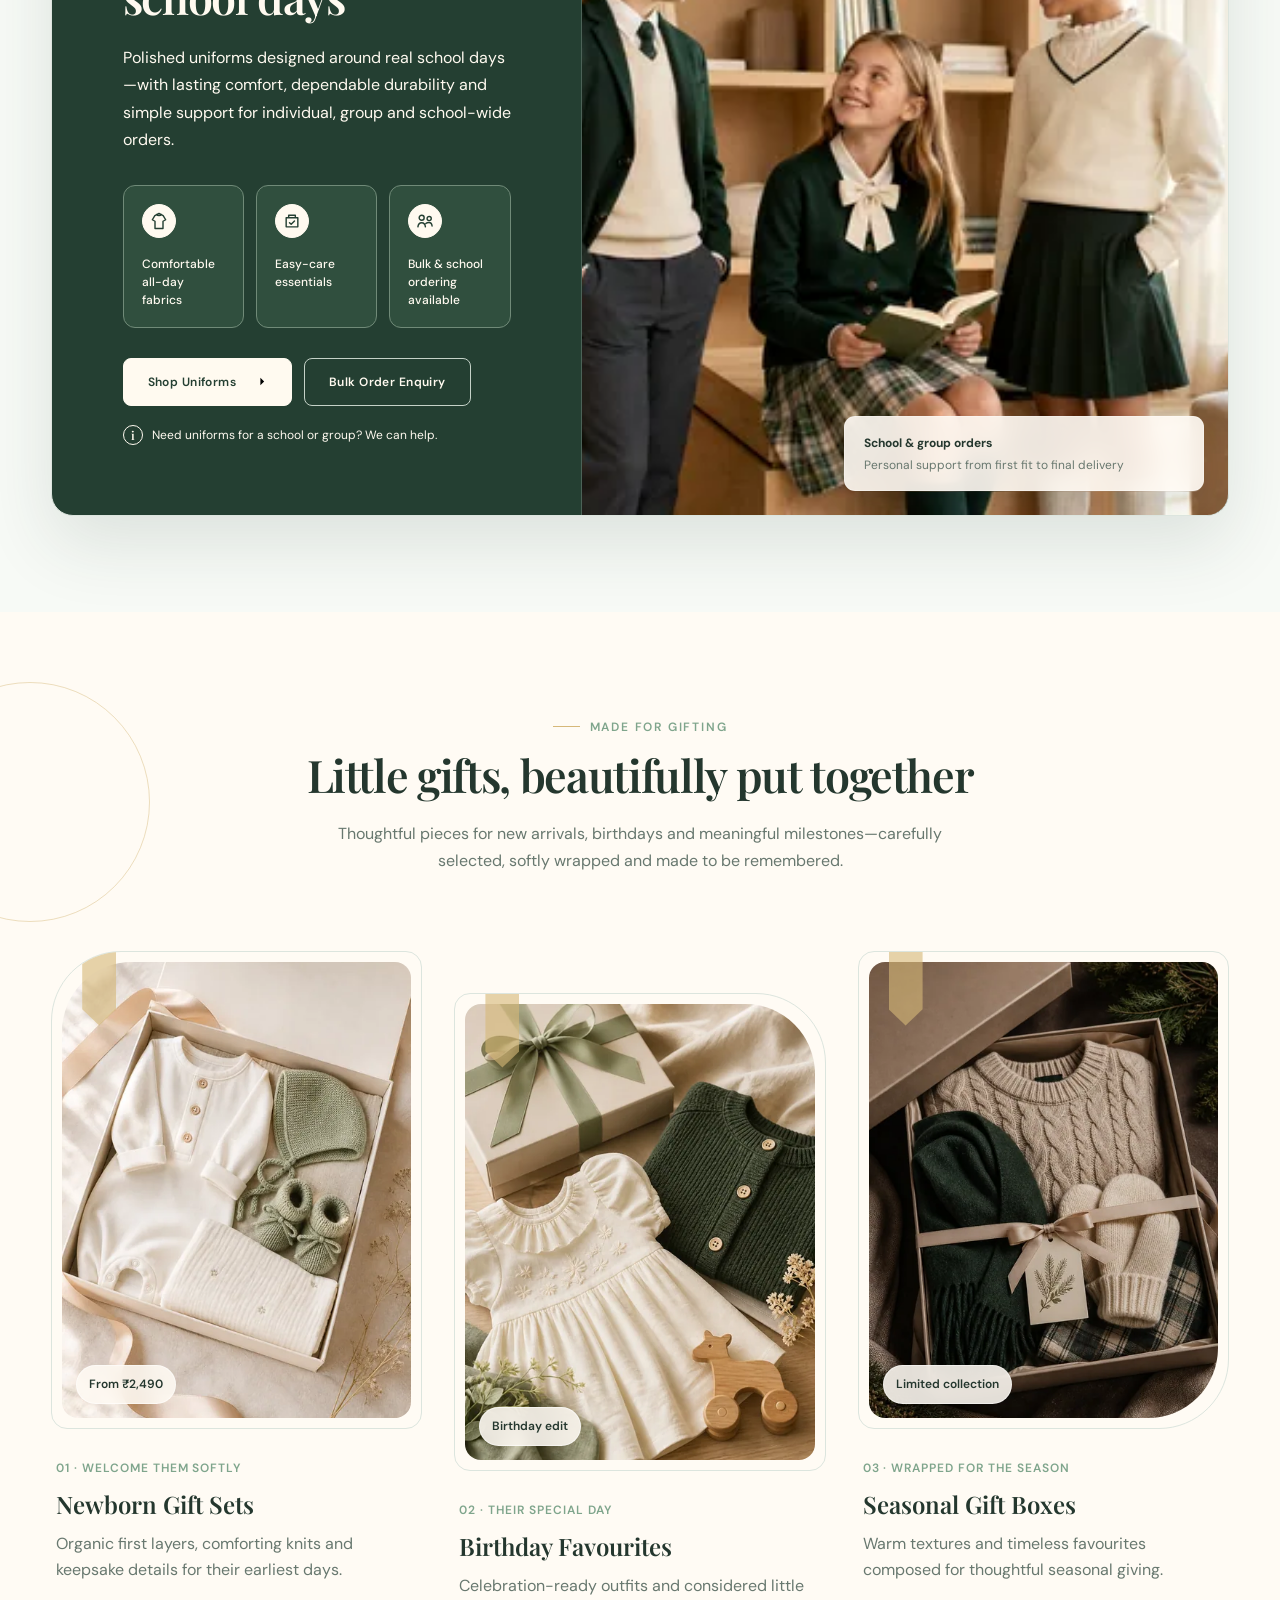
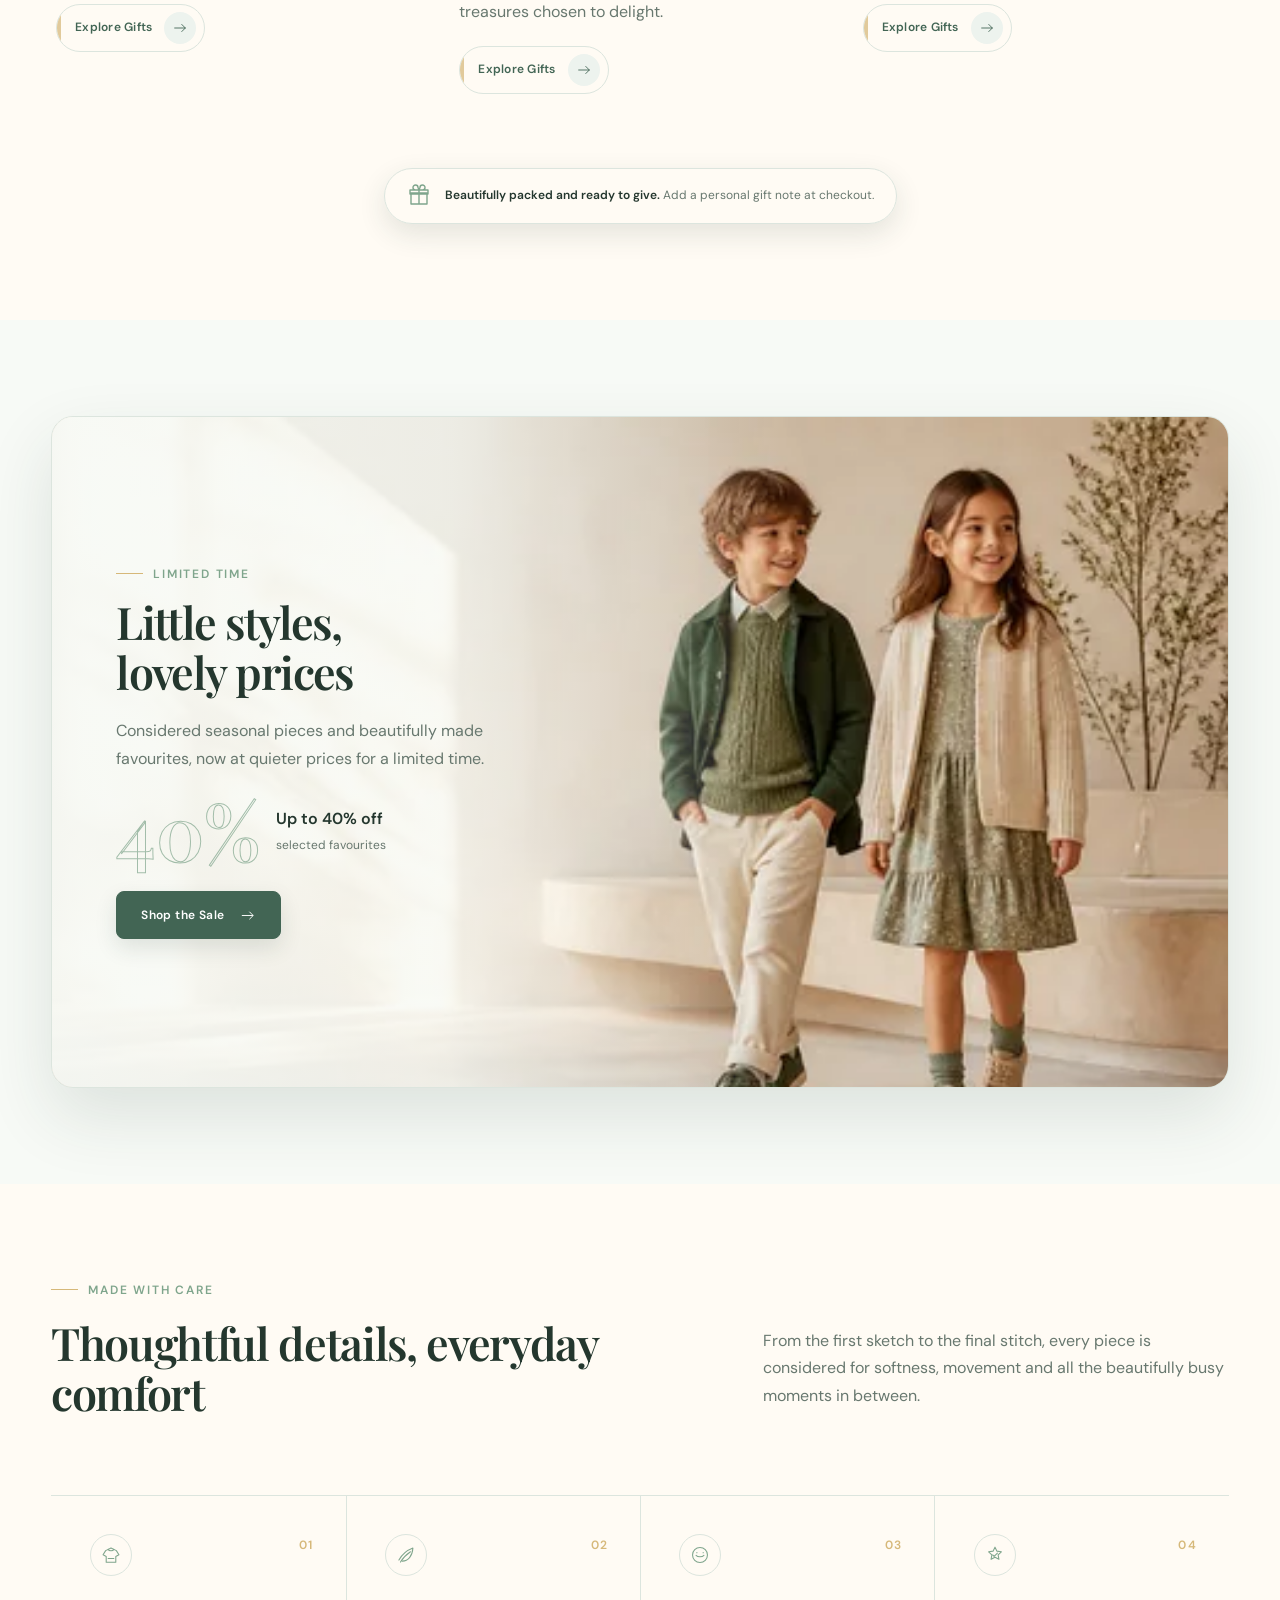
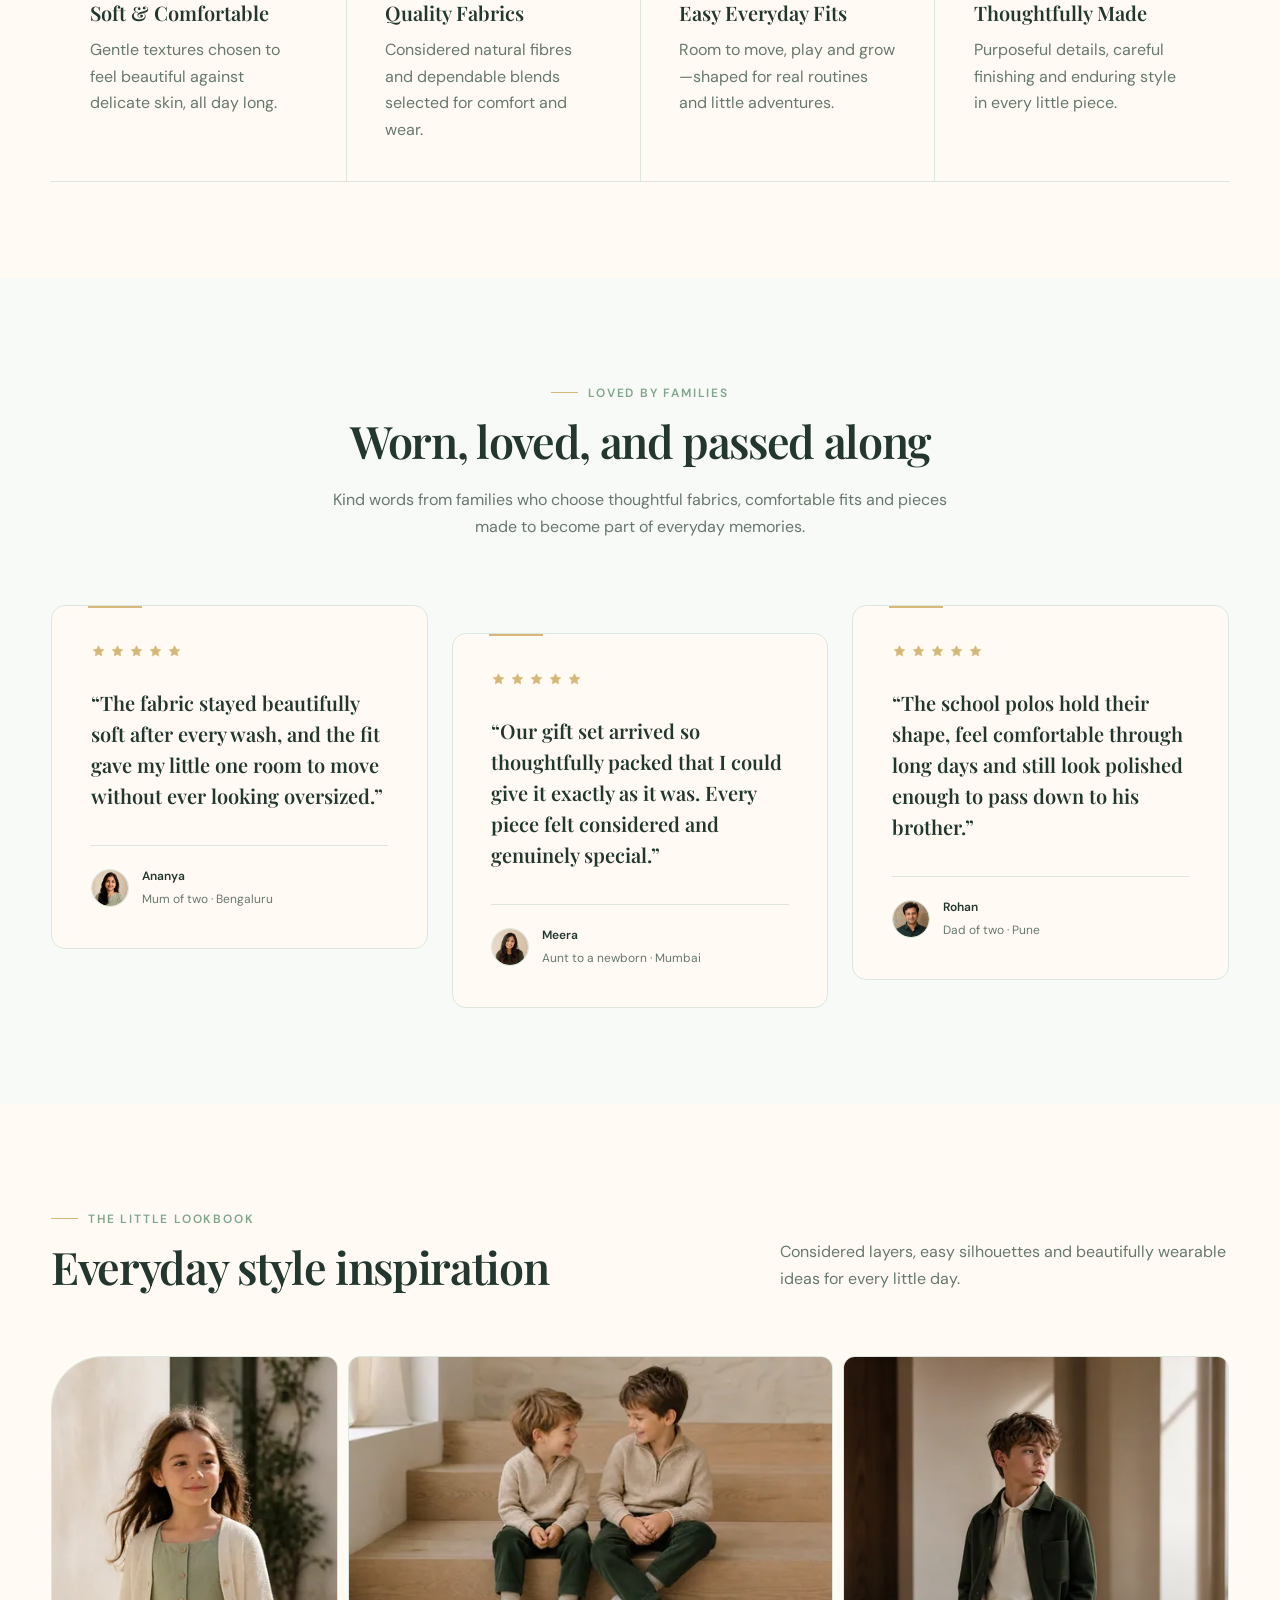
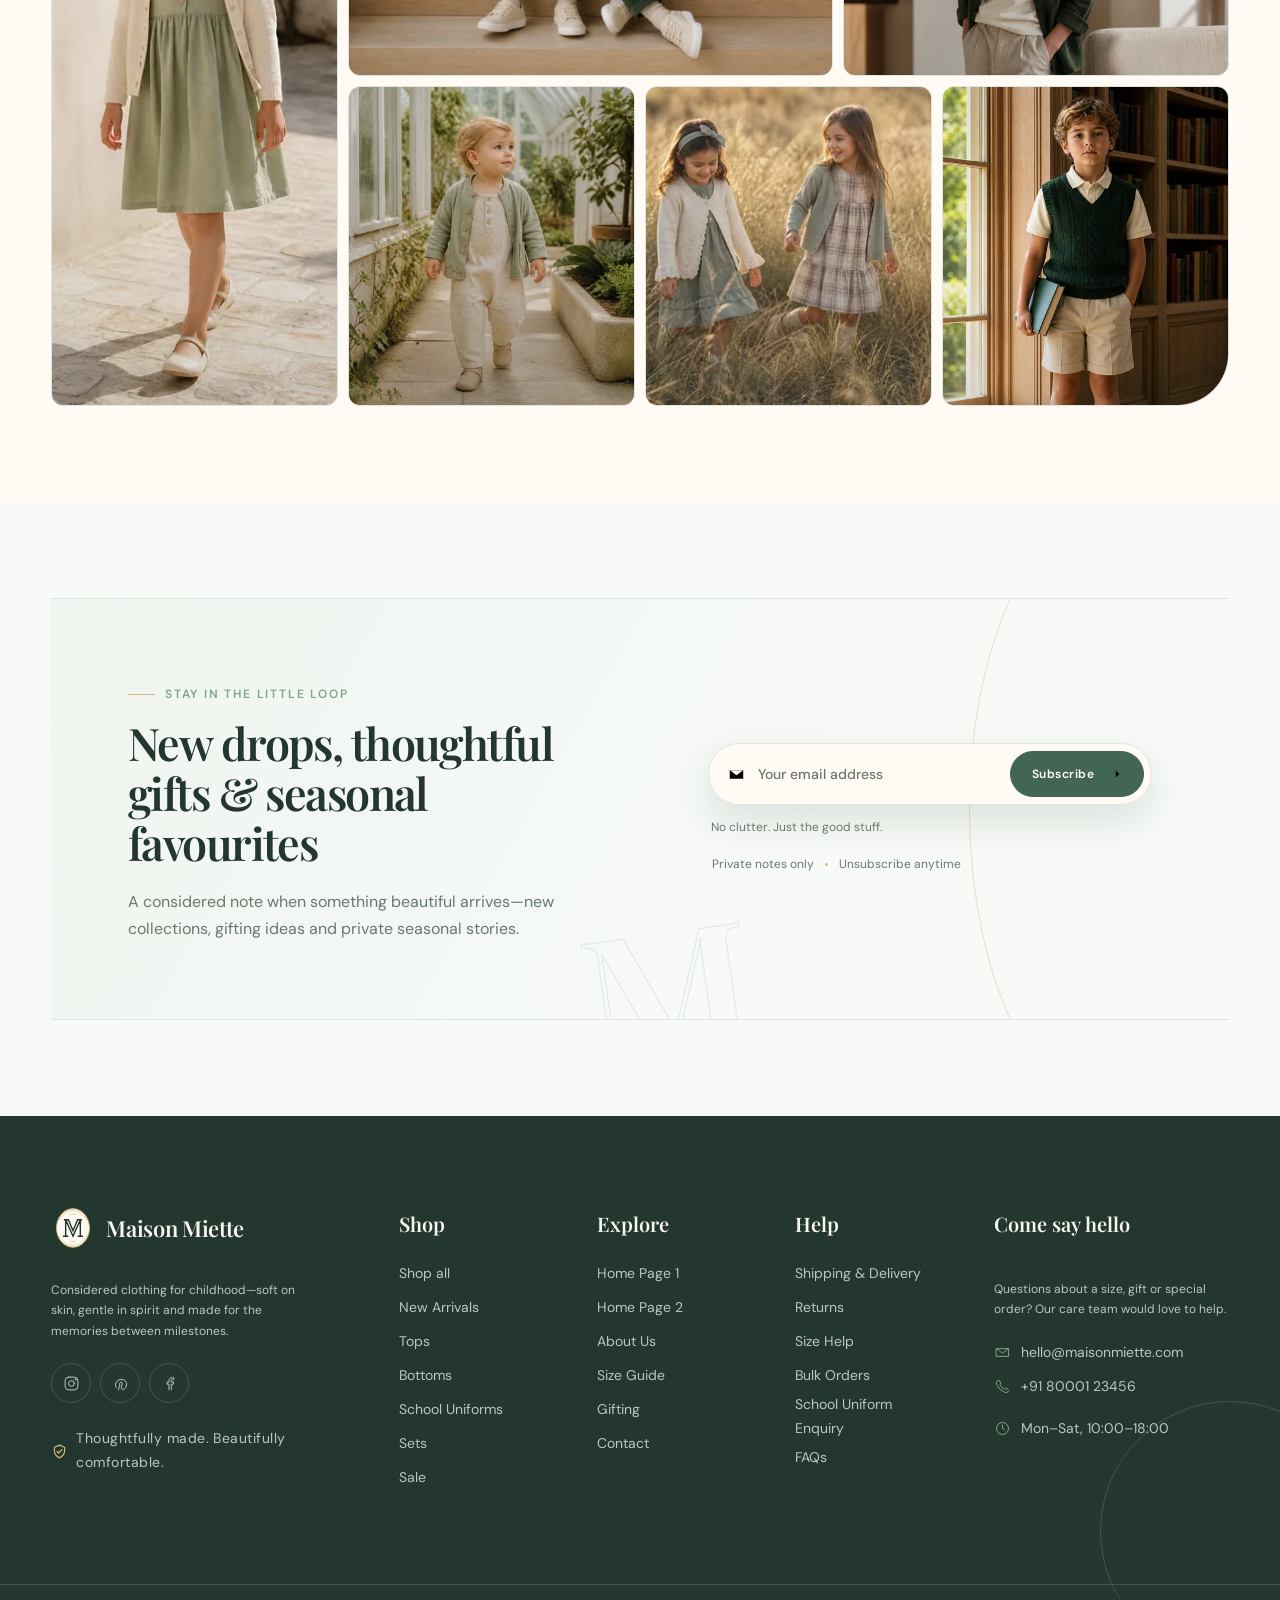
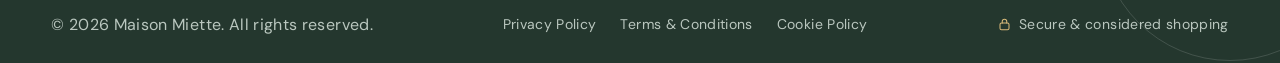
<file: pages/Homepage1.html>
<!doctype html>
<html lang="en" dir="ltr">
<head>
  <meta charset="utf-8"><meta name="viewport" content="width=device-width, initial-scale=1">
  <meta name="description" content="Maison Miette — considered clothing for little lives.">
  <title>Maison Miette | Baby &amp; Kids Clothing</title>
  <link rel="stylesheet" href="../assets/css/style.css"><link rel="stylesheet" href="../assets/css/dark-mode.css"><link rel="stylesheet" href="../assets/css/rtl.css">
  <script src="../assets/js/main.js?v=7" defer></script>
  <link rel="preload" as="image" href="../assets/images/optimized/home-1-editorial-hero-960.webp" imagesrcset="../assets/images/optimized/home-1-editorial-hero-480.webp 480w, ../assets/images/optimized/home-1-editorial-hero-960.webp 960w, ../assets/images/optimized/home-1-editorial-hero-1122.webp 1122w" imagesizes="(max-width: 639px) 100vw, 50vw" fetchpriority="high">
<link rel="icon" href="../favicon.ico" sizes="16x16 32x32">
<link rel="icon" type="image/png" sizes="32x32" href="../assets/favicon-32.png">
<link rel="icon" type="image/svg+xml" href="../assets/favicon.svg?v=2">
</head>
<body>
  <header class="site-header" data-header>
    <div class="header-shell">
      <a class="brand" href="Homepage1.html" aria-label="Maison Miette home">
        <span class="brand-mark" aria-hidden="true"><svg class="miette-logo" viewBox="0 0 48 48"><ellipse class="miette-frame" cx="24" cy="24" rx="18" ry="21"/><path class="miette-thread" d="M9 15C13 8 18 5 24 5s11 3 15 10M9 33c4 7 9 10 15 10s11-3 15-10"/><path class="miette-monogram" d="M13 33h6m10 0h6M14 15h5l5 12 5-12h5M16 33V15l8 18 8-18v18"/><path class="miette-thread" d="M21 9h6M21 39h6"/></svg></span>
        <span class="brand-copy"><span class="brand-name">Maison Miette</span><span class="brand-tagline">Little lives, beautifully dressed</span></span>
      </a>
      <nav class="primary-nav" id="primary-navigation" aria-label="Primary navigation">
        <div class="nav-inner">
          <div class="nav-item nav-dropdown" data-dropdown>
            <button class="nav-link is-active dropdown-trigger" type="button" aria-expanded="false" aria-controls="home-menu">Home <svg class="chevron" viewBox="0 0 16 16" aria-hidden="true"><path d="m4 6 4 4 4-4"/></svg></button>
            <div class="dropdown-menu" id="home-menu" role="menu">
              <a class="dropdown-link is-current" href="Homepage1.html" role="menuitem" aria-current="page"><span>Home Page 1</span><i aria-hidden="true"></i></a>
              <a class="dropdown-link" href="Homepage2.html" role="menuitem">Home Page 2</a>
            </div>
          </div>
          <a class="nav-link" href="about.html">About Us</a><a class="nav-link" href="shop.html">Shop</a><a class="nav-link" href="size-guide.html">Size Guide</a><a class="nav-link" href="gifting.html">Gifting</a><a class="nav-link sale-link" href="sale.html">Sale</a><a class="nav-link" href="contact.html">Contact</a>
        </div>
        <div class="mobile-utilities">
          <button class="mobile-action" type="button" data-theme-toggle aria-label="Switch to dark mode"><span>Dark mode</span><svg viewBox="0 0 24 24" aria-hidden="true"><path d="M20.5 14.2A8.5 8.5 0 0 1 9.8 3.5 8.5 8.5 0 1 0 20.5 14.2Z"/></svg></button>
          <button class="mobile-action" type="button" data-direction-toggle aria-label="Switch to right-to-left layout"><span>RTL layout</span><svg viewBox="0 0 24 24" aria-hidden="true"><path d="M4 6h16M4 12h10M4 18h16M17 9l3 3-3 3"/></svg></button>
          <a class="mobile-action" href="#wishlist"><span>Wishlist <b class="mobile-wishlist-count" data-wishlist-count>0</b></span><svg viewBox="0 0 24 24" aria-hidden="true"><path d="M20.8 4.6a5.5 5.5 0 0 0-7.8 0L12 5.7l-1.1-1.1a5.5 5.5 0 0 0-7.8 7.8L12 21l8.9-8.6a5.5 5.5 0 0 0-.1-7.8Z"/></svg></a>
          <a class="header-cta mobile-cta" href="shop.html">Shop Collection</a>
        </div>
      </nav>
      <div class="header-actions">
        <button class="icon-button desktop-action" type="button" data-theme-toggle aria-label="Switch to dark mode"><svg class="moon-icon" viewBox="0 0 24 24" aria-hidden="true"><path d="M20.5 14.2A8.5 8.5 0 0 1 9.8 3.5 8.5 8.5 0 1 0 20.5 14.2Z"/></svg><svg class="sun-icon" viewBox="0 0 24 24" aria-hidden="true"><circle cx="12" cy="12" r="4"/><path d="M12 2v2m0 16v2M4.9 4.9l1.4 1.4m11.4 11.4 1.4 1.4M2 12h2m16 0h2M4.9 19.1l1.4-1.4M17.7 6.3l1.4-1.4"/></svg></button>
        <button class="icon-button direction-button desktop-action" type="button" data-direction-toggle aria-label="Switch to right-to-left layout">RTL</button>
        <a class="icon-button desktop-action" href="#wishlist" data-wishlist-link aria-label="Wishlist, 0 items"><svg viewBox="0 0 24 24" aria-hidden="true"><path d="M20.8 4.6a5.5 5.5 0 0 0-7.8 0L12 5.7l-1.1-1.1a5.5 5.5 0 0 0-7.8 7.8L12 21l8.9-8.6a5.5 5.5 0 0 0-.1-7.8Z"/></svg><b data-wishlist-count>0</b></a>
        <a class="icon-button cart-button" href="#cart" aria-label="Shopping cart, 0 items"><svg viewBox="0 0 24 24" aria-hidden="true"><path d="M3 4h2l2.4 11.2a2 2 0 0 0 2 1.6h7.8a2 2 0 0 0 2-1.6L21 8H6"/><circle cx="10" cy="20" r="1"/><circle cx="18" cy="20" r="1"/></svg><b>0</b></a>
        <a class="header-cta desktop-action" href="shop.html">Shop Collection</a>
        <button class="menu-toggle" type="button" aria-label="Open navigation" aria-expanded="false" aria-controls="primary-navigation" data-menu-toggle><span></span><span></span><span></span></button>
      </div>
    </div>
  </header>
  <main class="home-main">
    <section class="home-hero" aria-labelledby="hero-title">
      <div class="hero-shell">
        <div class="hero-content">
          <span class="hero-eyebrow"><i aria-hidden="true"></i>New season <b aria-hidden="true">•</b> 2026</span>
          <h1 id="hero-title">Little wardrobes,<br> <em>beautifully lived in.</em></h1>
          <p class="hero-intro">Elevated everyday pieces crafted for comfort, movement and all the wonder childhood brings.</p>
          <div class="hero-actions">
            <a class="hero-button hero-button-primary" href="shop.html#new-arrivals">Shop New Arrivals <svg viewBox="0 0 18 18" aria-hidden="true"><path d="M3 9h12m-4-4 4 4-4 4"/></svg></a>
            <a class="hero-button hero-button-secondary" href="shop.html">Explore Collections</a>
          </div>
          <ul class="hero-benefits" aria-label="Collection qualities">
            <li><svg viewBox="0 0 22 22" aria-hidden="true"><path d="M4 14c4.7.2 8-3.2 9-8 2.7 2.5 3.8 5.5 2 8.2-2.2 3.4-7.1 2.7-11 .8Z"/><path d="M5 16c2-2.2 4.6-4 8-5.2"/></svg><span>Soft fabrics</span></li>
            <li><svg viewBox="0 0 22 22" aria-hidden="true"><path d="M11 3.5c-1.6 0-2.6.9-2.6 2.1 0 1 .8 1.7 2 1.7h.6v2L3.8 15h14.4L11 9.3"/></svg><span>Thoughtful fits</span></li>
            <li><svg viewBox="0 0 22 22" aria-hidden="true"><path d="M11 19c4.4-2.1 7-5.2 7-9.2A4.2 4.2 0 0 0 11 6.7a4.2 4.2 0 0 0-7 3.1c0 4 2.6 7.1 7 9.2Z"/></svg><span>Everyday adventures</span></li>
          </ul>
        </div>
        <div class="hero-visual">
          <div class="hero-shape" aria-hidden="true"></div>
          <figure class="hero-image-frame">
            <img src="../assets/images/optimized/home-1-editorial-hero-960.webp" alt="Two children wearing premium cream and sage outfits in a softly lit fashion studio" srcset="../assets/images/optimized/home-1-editorial-hero-480.webp 480w, ../assets/images/optimized/home-1-editorial-hero-960.webp 960w, ../assets/images/optimized/home-1-editorial-hero-1122.webp 1122w" sizes="(max-width: 639px) 100vw, 50vw" width="1122" height="1402" loading="eager" decoding="async" fetchpriority="high">
          </figure>
          <div class="hero-collection-card"><span>Maison Miette</span><strong>New Collection</strong><small>Spring / Summer 2026</small></div>
          <span class="hero-edition" aria-hidden="true">01 <i></i> 26</span>
        </div>
      </div>
    </section>
    <section class="age-section" aria-labelledby="age-title">
      <div class="age-section-head">
        <div><span class="section-eyebrow"><i aria-hidden="true"></i>Find their fit</span><h2 id="age-title">Shop by age</h2></div>
        <p>From first cuddles to bigger adventures, discover thoughtfully designed styles shaped around every stage of childhood.</p>
      </div>
      <div class="age-grid">
        <a class="age-card age-card-baby" href="shop.html#baby" aria-label="Explore clothing for babies aged 0 to 12 months">
          <figure><img src="../assets/images/optimized/age-0-12-months-960.webp" alt="Baby wearing a premium cream organic cotton knit outfit" srcset="../assets/images/optimized/age-0-12-months-480.webp 480w, ../assets/images/optimized/age-0-12-months-960.webp 960w, ../assets/images/optimized/age-0-12-months-1122.webp 1122w" sizes="(max-width: 639px) 100vw, (max-width: 1023px) 50vw, 33vw" width="1122" height="1402" loading="lazy" decoding="async" fetchpriority="auto"><span class="age-number">01</span></figure>
          <div class="age-card-content"><div><h3>0–12 Months</h3><p>Cloud-soft essentials for first days, tiny discoveries and everything between.</p></div><span class="age-cta">Explore <svg viewBox="0 0 18 18" aria-hidden="true"><path d="M3 9h12m-4-4 4 4-4 4"/></svg></span></div>
        </a>
        <a class="age-card age-card-toddler" href="shop.html#toddlers" aria-label="Explore clothing for toddlers aged 1 to 3 years">
          <figure><img src="../assets/images/optimized/age-1-3-years-960.webp" alt="Toddler walking in an oatmeal linen outfit and sage overshirt" srcset="../assets/images/optimized/age-1-3-years-480.webp 480w, ../assets/images/optimized/age-1-3-years-960.webp 960w, ../assets/images/optimized/age-1-3-years-1122.webp 1122w" sizes="(max-width: 639px) 100vw, (max-width: 1023px) 50vw, 33vw" width="1122" height="1402" loading="lazy" decoding="async" fetchpriority="auto"><span class="age-number">02</span></figure>
          <div class="age-card-content"><div><h3>1–3 Years</h3><p>Easy layers and playful shapes made for curious, always-moving little ones.</p></div><span class="age-cta">Explore <svg viewBox="0 0 18 18" aria-hidden="true"><path d="M3 9h12m-4-4 4 4-4 4"/></svg></span></div>
        </a>
        <a class="age-card age-card-kids" href="shop.html#kids" aria-label="Explore clothing for children aged 4 to 7 years">
          <figure><img src="../assets/images/optimized/age-4-7-years-960.webp" alt="Young child in a forest green cardigan and tailored neutral trousers" srcset="../assets/images/optimized/age-4-7-years-480.webp 480w, ../assets/images/optimized/age-4-7-years-960.webp 960w, ../assets/images/optimized/age-4-7-years-1122.webp 1122w" sizes="(max-width: 639px) 100vw, (max-width: 1023px) 50vw, 33vw" width="1122" height="1402" loading="lazy" decoding="async" fetchpriority="auto"><span class="age-number">03</span></figure>
          <div class="age-card-content"><div><h3>4–7 Years</h3><p>Polished, comfortable favourites ready for school days and weekend stories.</p></div><span class="age-cta">Explore <svg viewBox="0 0 18 18" aria-hidden="true"><path d="M3 9h12m-4-4 4 4-4 4"/></svg></span></div>
        </a>
        <a class="age-card age-card-older" href="shop.html#preteen" aria-label="Explore clothing for children aged 8 to 12 years">
          <figure><img src="../assets/images/optimized/age-8-12-years-960.webp" alt="Older child wearing a sage jacket with cream knitwear and tailored trousers" srcset="../assets/images/optimized/age-8-12-years-480.webp 480w, ../assets/images/optimized/age-8-12-years-960.webp 960w, ../assets/images/optimized/age-8-12-years-1122.webp 1122w" sizes="(max-width: 639px) 100vw, (max-width: 1023px) 50vw, 33vw" width="1122" height="1402" loading="lazy" decoding="async" fetchpriority="auto"><span class="age-number">04</span></figure>
          <div class="age-card-content"><div><h3>8–12 Years</h3><p>Confident modern separates for growing personalities and independent style.</p></div><span class="age-cta">Explore <svg viewBox="0 0 18 18" aria-hidden="true"><path d="M3 9h12m-4-4 4 4-4 4"/></svg></span></div>
        </a>
      </div>
    </section>
    <section class="category-section" aria-labelledby="category-title">
      <div class="category-section-head"><span class="section-eyebrow"><i aria-hidden="true"></i>Everyday essentials</span><h2 id="category-title">Made for every little moment</h2><p>A considered edit of beautifully made pieces—ready for classroom confidence, weekend play and everything in between.</p></div>
      <div class="category-editorial-grid">
        <a class="category-tile category-uniforms" href="shop.html#uniforms" aria-label="Shop School Uniforms">
          <img src="../assets/images/optimized/category-school-uniforms-960.webp" alt="Three children wearing refined forest green and beige school uniforms" srcset="../assets/images/optimized/category-school-uniforms-480.webp 480w, ../assets/images/optimized/category-school-uniforms-960.webp 960w, ../assets/images/optimized/category-school-uniforms-1536.webp 1536w" sizes="(max-width: 639px) 100vw, (max-width: 1023px) 50vw, 33vw" width="1536" height="1024" loading="lazy" decoding="async" fetchpriority="auto">
          <span class="category-scrim" aria-hidden="true"></span><span class="category-feature-label">The Uniform Edit</span>
          <div class="category-caption"><div><h3>School Uniforms</h3><p>Smart, durable and comfortable pieces for confident school days.</p></div><span class="category-action">Shop Category <svg viewBox="0 0 18 18" aria-hidden="true"><path d="M3 9h12m-4-4 4 4-4 4"/></svg></span></div>
        </a>
        <a class="category-tile category-tops" href="shop.html#tops" aria-label="Shop Tops">
          <img src="../assets/images/optimized/category-tops-960.webp" alt="Two children modelling premium cream and sage knit tops" srcset="../assets/images/optimized/category-tops-480.webp 480w, ../assets/images/optimized/category-tops-960.webp 960w, ../assets/images/optimized/category-tops-1122.webp 1122w" sizes="(max-width: 639px) 100vw, (max-width: 1023px) 50vw, 33vw" width="1122" height="1402" loading="lazy" decoding="async" fetchpriority="auto"><span class="category-scrim" aria-hidden="true"></span>
          <div class="category-caption"><div><h3>Tops</h3><p>Soft layers with thoughtful detail.</p></div><span class="category-action">Explore <svg viewBox="0 0 18 18" aria-hidden="true"><path d="M3 9h12m-4-4 4 4-4 4"/></svg></span></div>
        </a>
        <a class="category-tile category-bottoms" href="shop.html#bottoms" aria-label="Shop Bottoms">
          <img src="../assets/images/optimized/category-bottoms-960.webp" alt="Child wearing tailored oatmeal trousers in a modern studio" srcset="../assets/images/optimized/category-bottoms-480.webp 480w, ../assets/images/optimized/category-bottoms-960.webp 960w, ../assets/images/optimized/category-bottoms-1122.webp 1122w" sizes="(max-width: 639px) 100vw, (max-width: 1023px) 50vw, 33vw" width="1122" height="1402" loading="lazy" decoding="async" fetchpriority="auto"><span class="category-scrim" aria-hidden="true"></span>
          <div class="category-caption"><div><h3>Bottoms</h3><p>Easy movement, polished shape.</p></div><span class="category-action">Explore <svg viewBox="0 0 18 18" aria-hidden="true"><path d="M3 9h12m-4-4 4 4-4 4"/></svg></span></div>
        </a>
        <a class="category-tile category-sets" href="shop.html#sets" aria-label="Shop Sets">
          <img src="../assets/images/optimized/category-sets-960.webp" alt="Two young children wearing coordinated sage and oatmeal sets" srcset="../assets/images/optimized/category-sets-480.webp 480w, ../assets/images/optimized/category-sets-960.webp 960w, ../assets/images/optimized/category-sets-1122.webp 1122w" sizes="(max-width: 639px) 100vw, (max-width: 1023px) 50vw, 33vw" width="1122" height="1402" loading="lazy" decoding="async" fetchpriority="auto"><span class="category-scrim" aria-hidden="true"></span>
          <div class="category-caption"><div><h3>Sets</h3><p>Effortless pairings, beautifully resolved.</p></div><span class="category-action">Explore <svg viewBox="0 0 18 18" aria-hidden="true"><path d="M3 9h12m-4-4 4 4-4 4"/></svg></span></div>
        </a>
      </div>
    </section>
    <section class="seasonal-section" aria-labelledby="seasonal-title">
      <div class="seasonal-shell">
        <div class="seasonal-visual">
          <figure><img src="../assets/images/optimized/seasonal-autumn-winter-2026-960.webp" alt="Three children wearing elegant forest green and oatmeal layers in an autumn setting" srcset="../assets/images/optimized/seasonal-autumn-winter-2026-480.webp 480w, ../assets/images/optimized/seasonal-autumn-winter-2026-960.webp 960w, ../assets/images/optimized/seasonal-autumn-winter-2026-1536.webp 1536w" sizes="(max-width: 639px) 100vw, (max-width: 1023px) 50vw, 33vw" width="1536" height="1024" loading="lazy" decoding="async" fetchpriority="auto"></figure>
          <span class="seasonal-image-note"><b>24</b><span>new<br>styles</span></span>
        </div>
        <div class="seasonal-content">
          <span class="section-eyebrow"><i aria-hidden="true"></i>Autumn / Winter 2026</span>
          <h2 id="seasonal-title">Layered for days<br><em>full of wonder.</em></h2>
          <p>Quietly luxurious layers made for crisp mornings, changing skies and the small adventures that become their favourite stories.</p>
          <ul class="seasonal-highlights">
            <li><span>01</span><div><strong>Natural warmth</strong><small>Soft wool blends and breathable knits</small></div></li>
            <li><span>02</span><div><strong>Considered layers</strong><small>Designed to move beautifully together</small></div></li>
            <li><span>03</span><div><strong>Made to wander</strong><small>Comfort for every layered day</small></div></li>
          </ul>
          <a class="hero-button hero-button-primary seasonal-cta" href="shop.html#autumn-winter">Discover the Collection <svg viewBox="0 0 18 18" aria-hidden="true"><path d="M3 9h12m-4-4 4 4-4 4"/></svg></a>
          <span class="seasonal-detail">Designed for layered days <i aria-hidden="true"></i> Maison Miette 2026</span>
        </div>
      </div>
    </section>
    <section class="arrivals-section" aria-labelledby="arrivals-title">
      <div class="arrivals-head"><div><span class="section-eyebrow"><i aria-hidden="true"></i>Just landed</span><h2 id="arrivals-title">Fresh little favourites</h2></div><p>Newly arrived pieces, thoughtfully made for comfort, character and beautifully busy days.</p><a href="shop.html#new-arrivals">View All <svg viewBox="0 0 18 18" aria-hidden="true"><path d="M3 9h12m-4-4 4 4-4 4"/></svg></a></div>
      <div class="product-grid">
        <article class="product-card"><div class="product-media"><a href="shop.html#organic-romper"><img src="../assets/images/optimized/product-romper-960.webp" alt="Ivory organic cotton baby romper with sage piping" srcset="../assets/images/optimized/product-romper-480.webp 480w, ../assets/images/optimized/product-romper-960.webp 960w, ../assets/images/optimized/product-romper-1122.webp 1122w" sizes="(max-width: 639px) 100vw, (max-width: 1023px) 50vw, 33vw" width="1122" height="1402" loading="lazy" decoding="async" fetchpriority="auto"></a><span class="product-badge">New</span><button class="product-wishlist" type="button" aria-label="Add Organic Cotton Romper to wishlist"><svg viewBox="0 0 24 24" aria-hidden="true"><path d="M20.8 4.6a5.5 5.5 0 0 0-7.8 0L12 5.7l-1.1-1.1a5.5 5.5 0 0 0-7.8 7.8L12 21l8.9-8.6a5.5 5.5 0 0 0-.1-7.8Z"/></svg></button><a class="product-quick" href="shop.html#organic-romper">Add to cart</a></div><div class="product-info"><span>Baby · 0–12 Months</span><h3><a href="shop.html#organic-romper">Organic Cotton Romper</a></h3><strong>₹1,490</strong></div></article>
        <article class="product-card"><div class="product-media"><a href="shop.html#knit-cardigan"><img src="../assets/images/optimized/product-cardigan-960.webp" alt="Muted sage soft knit children's cardigan" srcset="../assets/images/optimized/product-cardigan-480.webp 480w, ../assets/images/optimized/product-cardigan-960.webp 960w, ../assets/images/optimized/product-cardigan-1122.webp 1122w" sizes="(max-width: 639px) 100vw, (max-width: 1023px) 50vw, 33vw" width="1122" height="1402" loading="lazy" decoding="async" fetchpriority="auto"></a><span class="product-badge">New</span><button class="product-wishlist" type="button" aria-label="Add Soft Knit Cardigan to wishlist"><svg viewBox="0 0 24 24" aria-hidden="true"><path d="M20.8 4.6a5.5 5.5 0 0 0-7.8 0L12 5.7l-1.1-1.1a5.5 5.5 0 0 0-7.8 7.8L12 21l8.9-8.6a5.5 5.5 0 0 0-.1-7.8Z"/></svg></button><a class="product-quick" href="shop.html#knit-cardigan">Add to cart</a></div><div class="product-info"><span>Kids · 3–8 Years</span><h3><a href="shop.html#knit-cardigan">Soft Knit Cardigan</a></h3><strong>₹1,890</strong></div></article>
        <article class="product-card"><div class="product-media"><a href="shop.html#play-set"><img src="../assets/images/optimized/product-play-set-960.webp" alt="Oatmeal shirt and sage trousers everyday play set" srcset="../assets/images/optimized/product-play-set-480.webp 480w, ../assets/images/optimized/product-play-set-960.webp 960w, ../assets/images/optimized/product-play-set-1122.webp 1122w" sizes="(max-width: 639px) 100vw, (max-width: 1023px) 50vw, 33vw" width="1122" height="1402" loading="lazy" decoding="async" fetchpriority="auto"></a><span class="product-badge">New</span><button class="product-wishlist" type="button" aria-label="Add Everyday Play Set to wishlist"><svg viewBox="0 0 24 24" aria-hidden="true"><path d="M20.8 4.6a5.5 5.5 0 0 0-7.8 0L12 5.7l-1.1-1.1a5.5 5.5 0 0 0-7.8 7.8L12 21l8.9-8.6a5.5 5.5 0 0 0-.1-7.8Z"/></svg></button><a class="product-quick" href="shop.html#play-set">Add to cart</a></div><div class="product-info"><span>Toddler · 1–4 Years</span><h3><a href="shop.html#play-set">Everyday Play Set</a></h3><strong>₹2,290</strong></div></article>
        <article class="product-card"><div class="product-media"><a href="shop.html#school-polo"><img src="../assets/images/optimized/product-school-polo-960.webp" alt="Deep forest green classic school polo shirt" srcset="../assets/images/optimized/product-school-polo-480.webp 480w, ../assets/images/optimized/product-school-polo-960.webp 960w, ../assets/images/optimized/product-school-polo-1122.webp 1122w" sizes="(max-width: 639px) 100vw, (max-width: 1023px) 50vw, 33vw" width="1122" height="1402" loading="lazy" decoding="async" fetchpriority="auto"></a><span class="product-badge product-badge-soft">Essential</span><button class="product-wishlist" type="button" aria-label="Add Classic School Polo to wishlist"><svg viewBox="0 0 24 24" aria-hidden="true"><path d="M20.8 4.6a5.5 5.5 0 0 0-7.8 0L12 5.7l-1.1-1.1a5.5 5.5 0 0 0-7.8 7.8L12 21l8.9-8.6a5.5 5.5 0 0 0-.1-7.8Z"/></svg></button><a class="product-quick" href="shop.html#school-polo">Add to cart</a></div><div class="product-info"><span>School · 4–12 Years</span><h3><a href="shop.html#school-polo">Classic School Polo</a></h3><div><strong>₹1,290</strong><del>₹1,490</del></div></div></article>
      </div>
    </section>
    <section class="uniform-feature" aria-labelledby="uniform-feature-title">
      <div class="uniform-feature-shell">
        <div class="uniform-feature-visual">
          <figure><img src="../assets/images/optimized/school-uniform-library-campaign-960.webp" alt="Three children in tailored forest green and cream school uniforms sharing a book in a sunlit library" srcset="../assets/images/optimized/school-uniform-library-campaign-480.webp 480w, ../assets/images/optimized/school-uniform-library-campaign-960.webp 960w, ../assets/images/optimized/school-uniform-library-campaign-1536.webp 1536w" sizes="(max-width: 639px) 100vw, (max-width: 1023px) 50vw, 33vw" width="1536" height="1024" loading="lazy" decoding="async" fetchpriority="auto"></figure>
          <span class="uniform-feature-note"><strong>School &amp; group orders</strong><small>Personal support from first fit to final delivery</small></span>
        </div>
        <div class="uniform-feature-content">
          <span class="section-eyebrow"><i aria-hidden="true"></i>School ready</span>
          <h2 id="uniform-feature-title">Smart fits for busy school days</h2>
          <p>Polished uniforms designed around real school days—with lasting comfort, dependable durability and simple support for individual, group and school-wide orders.</p>
          <ul class="uniform-benefits">
            <li><span aria-hidden="true"><svg viewBox="0 0 24 24"><path d="M7 5.5 12 3l5 2.5 3 5-3.2 1.8V21H7.2v-8.7L4 10.5l3-5Z"/><path d="M9.5 4.2c.5 1.8 4.5 1.8 5 0"/></svg></span><strong>Comfortable all-day fabrics</strong></li>
            <li><span aria-hidden="true"><svg viewBox="0 0 24 24"><path d="M5 8h14v11H5zM8 8V5h8v3"/><path d="m9 14 2 2 4-4"/></svg></span><strong>Easy-care essentials</strong></li>
            <li><span aria-hidden="true"><svg viewBox="0 0 24 24"><circle cx="8" cy="8" r="3"/><circle cx="17" cy="9" r="2.5"/><path d="M3.5 19c.3-3.3 2-5 4.5-5s4.2 1.7 4.5 5M13 15c1-.9 2.2-1.3 3.7-1.3 2.2 0 3.6 1.4 3.8 4.3"/></svg></span><strong>Bulk &amp; school ordering available</strong></li>
          </ul>
          <div class="uniform-feature-actions">
            <a class="hero-button hero-button-primary" href="shop.html#uniforms">Shop Uniforms <svg viewBox="0 0 18 18" aria-hidden="true"><path d="M3 9h12m-4-4 4 4-4 4"/></svg></a>
            <a class="hero-button hero-button-secondary" href="contact.html#uniform-enquiry">Bulk Order Enquiry</a>
          </div>
          <p class="uniform-feature-callout"><span aria-hidden="true">i</span>Need uniforms for a school or group? We can help.</p>
        </div>
      </div>
    </section>
    <section class="gifting-section" aria-labelledby="gifting-title">
      <header class="gifting-head">
        <span class="section-eyebrow"><i aria-hidden="true"></i>Made for gifting</span>
        <h2 id="gifting-title">Little gifts, beautifully put together</h2>
        <p>Thoughtful pieces for new arrivals, birthdays and meaningful milestones—carefully selected, softly wrapped and made to be remembered.</p>
      </header>
      <div class="gifting-grid">
        <article class="gift-card">
          <a class="gift-image" href="gifting.html#newborn" aria-label="Explore Newborn Gift Sets"><img src="../assets/images/optimized/gift-newborn-set-960.webp" alt="Ivory and sage newborn clothing, bonnet and booties arranged in a cream keepsake box" srcset="../assets/images/optimized/gift-newborn-set-480.webp 480w, ../assets/images/optimized/gift-newborn-set-960.webp 960w, ../assets/images/optimized/gift-newborn-set-1024.webp 1024w" sizes="(max-width: 639px) 100vw, (max-width: 1023px) 50vw, 33vw" width="1024" height="1536" loading="lazy" decoding="async" fetchpriority="auto"><span class="gift-tag">From ₹2,490</span></a>
          <div class="gift-card-copy"><span>01 · Welcome them softly</span><h3>Newborn Gift Sets</h3><p>Organic first layers, comforting knits and keepsake details for their earliest days.</p><a href="gifting.html#newborn">Explore Gifts <svg viewBox="0 0 18 18" aria-hidden="true"><path d="M3 9h12m-4-4 4 4-4 4"/></svg></a></div>
        </article>
        <article class="gift-card gift-card-featured">
          <a class="gift-image" href="gifting.html#birthday" aria-label="Explore Birthday Favourites"><img src="../assets/images/optimized/gift-birthday-favourites-960.webp" alt="Cream party dress, forest cardigan and wooden toy arranged beside a sage ribbon gift box" srcset="../assets/images/optimized/gift-birthday-favourites-480.webp 480w, ../assets/images/optimized/gift-birthday-favourites-960.webp 960w, ../assets/images/optimized/gift-birthday-favourites-1024.webp 1024w" sizes="(max-width: 639px) 100vw, (max-width: 1023px) 50vw, 33vw" width="1024" height="1536" loading="lazy" decoding="async" fetchpriority="auto"><span class="gift-tag">Birthday edit</span></a>
          <div class="gift-card-copy"><span>02 · Their special day</span><h3>Birthday Favourites</h3><p>Celebration-ready outfits and considered little treasures chosen to delight.</p><a href="gifting.html#birthday">Explore Gifts <svg viewBox="0 0 18 18" aria-hidden="true"><path d="M3 9h12m-4-4 4 4-4 4"/></svg></a></div>
        </article>
        <article class="gift-card">
          <a class="gift-image" href="gifting.html#seasonal" aria-label="Explore Seasonal Gift Boxes"><img src="../assets/images/optimized/gift-seasonal-box-960.webp" alt="Oatmeal knitwear, cream mittens and forest scarf presented in an elegant seasonal gift box" srcset="../assets/images/optimized/gift-seasonal-box-480.webp 480w, ../assets/images/optimized/gift-seasonal-box-960.webp 960w, ../assets/images/optimized/gift-seasonal-box-1024.webp 1024w" sizes="(max-width: 639px) 100vw, (max-width: 1023px) 50vw, 33vw" width="1024" height="1536" loading="lazy" decoding="async" fetchpriority="auto"><span class="gift-tag">Limited collection</span></a>
          <div class="gift-card-copy"><span>03 · Wrapped for the season</span><h3>Seasonal Gift Boxes</h3><p>Warm textures and timeless favourites composed for thoughtful seasonal giving.</p><a href="gifting.html#seasonal">Explore Gifts <svg viewBox="0 0 18 18" aria-hidden="true"><path d="M3 9h12m-4-4 4 4-4 4"/></svg></a></div>
        </article>
      </div>
      <div class="gifting-note"><svg viewBox="0 0 24 24" aria-hidden="true"><path d="M4 9h16v11H4zM3 6h18v4H3zM12 6v14M12 6H8.5A2.5 2.5 0 1 1 11 3.5L12 6Zm0 0h3.5A2.5 2.5 0 1 0 13 3.5L12 6Z"/></svg><span><strong>Beautifully packed and ready to give.</strong> Add a personal gift note at checkout.</span></div>
    </section>
    <section class="sale-campaign" aria-labelledby="sale-campaign-title">
      <div class="sale-campaign-shell">
        <figure class="sale-campaign-visual"><img class="sale-campaign-image" src="../assets/images/optimized/sale-editorial-campaign-960.webp" alt="Two children wearing refined forest green, sage and cream seasonal outfits in a sunlit studio" srcset="../assets/images/optimized/sale-editorial-campaign-480.webp 480w, ../assets/images/optimized/sale-editorial-campaign-960.webp 960w, ../assets/images/optimized/sale-editorial-campaign-1536.webp 1536w" sizes="(max-width: 639px) 100vw, (max-width: 1023px) 50vw, 33vw" width="1536" height="1024" loading="lazy" decoding="async" fetchpriority="auto"></figure>
        <div class="sale-campaign-content">
          <span class="section-eyebrow"><i aria-hidden="true"></i>Limited time</span>
          <h2 id="sale-campaign-title">Little styles,<br>lovely prices</h2>
          <p>Considered seasonal pieces and beautifully made favourites, now at quieter prices for a limited time.</p>
          <div class="sale-offer"><span aria-hidden="true">40</span><p><strong>Up to 40% off</strong><small>selected favourites</small></p></div>
          <a class="hero-button hero-button-primary sale-campaign-cta" href="sale.html">Shop the Sale <svg viewBox="0 0 18 18" aria-hidden="true"><path d="M3 9h12m-4-4 4 4-4 4"/></svg></a>
        </div>
      </div>
    </section>
    <section class="values-section" aria-labelledby="values-title">
      <header class="values-head">
        <div><span class="section-eyebrow"><i aria-hidden="true"></i>Made with care</span><h2 id="values-title">Thoughtful details, everyday comfort</h2></div>
        <p>From the first sketch to the final stitch, every piece is considered for softness, movement and all the beautifully busy moments in between.</p>
      </header>
      <div class="values-list">
        <article class="value-item">
          <span class="value-icon" aria-hidden="true"><svg viewBox="0 0 28 28"><path d="M7.2 8.4 14 5l6.8 3.4 3.3 5.3-4 2.1v7.4H7.9v-7.4l-4-2.1 3.3-5.3Z"/><path d="M10.5 6.8c.6 2.5 6.4 2.5 7 0M10.4 18.5h7.2"/></svg></span>
          <span class="value-number">01</span><h3>Soft &amp; Comfortable</h3><p>Gentle textures chosen to feel beautiful against delicate skin, all day long.</p>
        </article>
        <article class="value-item">
          <span class="value-icon" aria-hidden="true"><svg viewBox="0 0 28 28"><path d="M5 20.5C8 15 12.2 9.2 22.8 5.2c-.7 10.4-6.2 16.6-13.4 16.6"/><path d="M7 23c3.2-5.4 7.1-9.3 12.7-13.1"/></svg></span>
          <span class="value-number">02</span><h3>Quality Fabrics</h3><p>Considered natural fibres and dependable blends selected for comfort and wear.</p>
        </article>
        <article class="value-item">
          <span class="value-icon" aria-hidden="true"><svg viewBox="0 0 28 28"><circle cx="14" cy="14" r="9.5"/><path d="M9 14.5c2.2 2.4 7.8 2.4 10 0M10 11h.1M18 11h.1"/></svg></span>
          <span class="value-number">03</span><h3>Easy Everyday Fits</h3><p>Room to move, play and grow—shaped for real routines and little adventures.</p>
        </article>
        <article class="value-item">
          <span class="value-icon" aria-hidden="true"><svg viewBox="0 0 28 28"><path d="m14 4 2.5 5.1 5.6.8-4.1 4 1 5.6-5-2.6-5 2.6 1-5.6-4.1-4 5.6-.8L14 4Z"/><path d="m11.1 14 1.8 1.8 4.2-4.3"/></svg></span>
          <span class="value-number">04</span><h3>Thoughtfully Made</h3><p>Purposeful details, careful finishing and enduring style in every little piece.</p>
        </article>
      </div>
    </section>
    <section class="testimonials-section" aria-labelledby="testimonials-title">
      <header class="testimonials-head">
        <span class="section-eyebrow"><i aria-hidden="true"></i>Loved by families</span>
        <h2 id="testimonials-title">Worn, loved, and passed along</h2>
        <p>Kind words from families who choose thoughtful fabrics, comfortable fits and pieces made to become part of everyday memories.</p>
      </header>
      <div class="testimonials-grid">
        <figure class="testimonial">
          <div class="testimonial-rating" aria-label="5 out of 5 stars"><svg viewBox="0 0 18 18" aria-hidden="true"><path d="m9 2 2 4.1 4.5.7-3.3 3.2.8 4.5L9 12.4l-4 2.1.8-4.5-3.3-3.2 4.5-.7L9 2Z"/></svg><svg viewBox="0 0 18 18" aria-hidden="true"><path d="m9 2 2 4.1 4.5.7-3.3 3.2.8 4.5L9 12.4l-4 2.1.8-4.5-3.3-3.2 4.5-.7L9 2Z"/></svg><svg viewBox="0 0 18 18" aria-hidden="true"><path d="m9 2 2 4.1 4.5.7-3.3 3.2.8 4.5L9 12.4l-4 2.1.8-4.5-3.3-3.2 4.5-.7L9 2Z"/></svg><svg viewBox="0 0 18 18" aria-hidden="true"><path d="m9 2 2 4.1 4.5.7-3.3 3.2.8 4.5L9 12.4l-4 2.1.8-4.5-3.3-3.2 4.5-.7L9 2Z"/></svg><svg viewBox="0 0 18 18" aria-hidden="true"><path d="m9 2 2 4.1 4.5.7-3.3 3.2.8 4.5L9 12.4l-4 2.1.8-4.5-3.3-3.2 4.5-.7L9 2Z"/></svg></div>
          <blockquote>“The fabric stayed beautifully soft after every wash, and the fit gave my little one room to move without ever looking oversized.”</blockquote>
          <figcaption><span class="testimonial-avatar"><img src="../assets/images/optimized/testimonial-ananya-960.webp" alt="" srcset="../assets/images/optimized/testimonial-ananya-480.webp 480w, ../assets/images/optimized/testimonial-ananya-960.webp 960w, ../assets/images/optimized/testimonial-ananya-1254.webp 1254w" sizes="64px" width="1254" height="1254" loading="lazy" decoding="async" fetchpriority="auto"></span><span><strong>Ananya</strong><small>Mum of two · Bengaluru</small></span></figcaption>
        </figure>
        <figure class="testimonial testimonial-featured">
          <div class="testimonial-rating" aria-label="5 out of 5 stars"><svg viewBox="0 0 18 18" aria-hidden="true"><path d="m9 2 2 4.1 4.5.7-3.3 3.2.8 4.5L9 12.4l-4 2.1.8-4.5-3.3-3.2 4.5-.7L9 2Z"/></svg><svg viewBox="0 0 18 18" aria-hidden="true"><path d="m9 2 2 4.1 4.5.7-3.3 3.2.8 4.5L9 12.4l-4 2.1.8-4.5-3.3-3.2 4.5-.7L9 2Z"/></svg><svg viewBox="0 0 18 18" aria-hidden="true"><path d="m9 2 2 4.1 4.5.7-3.3 3.2.8 4.5L9 12.4l-4 2.1.8-4.5-3.3-3.2 4.5-.7L9 2Z"/></svg><svg viewBox="0 0 18 18" aria-hidden="true"><path d="m9 2 2 4.1 4.5.7-3.3 3.2.8 4.5L9 12.4l-4 2.1.8-4.5-3.3-3.2 4.5-.7L9 2Z"/></svg><svg viewBox="0 0 18 18" aria-hidden="true"><path d="m9 2 2 4.1 4.5.7-3.3 3.2.8 4.5L9 12.4l-4 2.1.8-4.5-3.3-3.2 4.5-.7L9 2Z"/></svg></div>
          <blockquote>“Our gift set arrived so thoughtfully packed that I could give it exactly as it was. Every piece felt considered and genuinely special.”</blockquote>
          <figcaption><span class="testimonial-avatar"><img src="../assets/images/optimized/testimonial-meera-960.webp" alt="" srcset="../assets/images/optimized/testimonial-meera-480.webp 480w, ../assets/images/optimized/testimonial-meera-960.webp 960w, ../assets/images/optimized/testimonial-meera-1254.webp 1254w" sizes="64px" width="1254" height="1254" loading="lazy" decoding="async" fetchpriority="auto"></span><span><strong>Meera</strong><small>Aunt to a newborn · Mumbai</small></span></figcaption>
        </figure>
        <figure class="testimonial">
          <div class="testimonial-rating" aria-label="5 out of 5 stars"><svg viewBox="0 0 18 18" aria-hidden="true"><path d="m9 2 2 4.1 4.5.7-3.3 3.2.8 4.5L9 12.4l-4 2.1.8-4.5-3.3-3.2 4.5-.7L9 2Z"/></svg><svg viewBox="0 0 18 18" aria-hidden="true"><path d="m9 2 2 4.1 4.5.7-3.3 3.2.8 4.5L9 12.4l-4 2.1.8-4.5-3.3-3.2 4.5-.7L9 2Z"/></svg><svg viewBox="0 0 18 18" aria-hidden="true"><path d="m9 2 2 4.1 4.5.7-3.3 3.2.8 4.5L9 12.4l-4 2.1.8-4.5-3.3-3.2 4.5-.7L9 2Z"/></svg><svg viewBox="0 0 18 18" aria-hidden="true"><path d="m9 2 2 4.1 4.5.7-3.3 3.2.8 4.5L9 12.4l-4 2.1.8-4.5-3.3-3.2 4.5-.7L9 2Z"/></svg><svg viewBox="0 0 18 18" aria-hidden="true"><path d="m9 2 2 4.1 4.5.7-3.3 3.2.8 4.5L9 12.4l-4 2.1.8-4.5-3.3-3.2 4.5-.7L9 2Z"/></svg></div>
          <blockquote>“The school polos hold their shape, feel comfortable through long days and still look polished enough to pass down to his brother.”</blockquote>
          <figcaption><span class="testimonial-avatar"><img src="../assets/images/optimized/testimonial-rohan-960.webp" alt="" srcset="../assets/images/optimized/testimonial-rohan-480.webp 480w, ../assets/images/optimized/testimonial-rohan-960.webp 960w, ../assets/images/optimized/testimonial-rohan-1254.webp 1254w" sizes="64px" width="1254" height="1254" loading="lazy" decoding="async" fetchpriority="auto"></span><span><strong>Rohan</strong><small>Dad of two · Pune</small></span></figcaption>
        </figure>
      </div>
    </section>
    <section class="lookbook-section" aria-labelledby="lookbook-title">
      <header class="lookbook-head">
        <div><span class="section-eyebrow"><i aria-hidden="true"></i>The little lookbook</span><h2 id="lookbook-title">Everyday style inspiration</h2></div>
        <p>Considered layers, easy silhouettes and beautifully wearable ideas for every little day.</p>
      </header>
      <div class="lookbook-grid" aria-label="Kids fashion lookbook">
        <a class="lookbook-tile lookbook-tile-1" href="shop.html#dresses" data-social-slot="look-01"><img src="../assets/images/optimized/lookbook-courtyard-dress-960.webp" alt="Girl wearing a sage linen dress and cream cardigan in a sunlit courtyard" srcset="../assets/images/optimized/lookbook-courtyard-dress-480.webp 480w, ../assets/images/optimized/lookbook-courtyard-dress-960.webp 960w, ../assets/images/optimized/lookbook-courtyard-dress-1024.webp 1024w" sizes="(max-width: 639px) 100vw, (max-width: 1023px) 50vw, 33vw" width="1024" height="1536" loading="lazy" decoding="async" fetchpriority="auto"><span>View Look <svg viewBox="0 0 18 18" aria-hidden="true"><path d="M3 9h12m-4-4 4 4-4 4"/></svg></span></a>
        <a class="lookbook-tile lookbook-tile-2" href="shop.html#knitwear" data-social-slot="look-02"><img src="../assets/images/optimized/lookbook-brothers-knit-960.webp" alt="Two brothers in oatmeal knits and forest green trousers sitting on oak steps" srcset="../assets/images/optimized/lookbook-brothers-knit-480.webp 480w, ../assets/images/optimized/lookbook-brothers-knit-960.webp 960w, ../assets/images/optimized/lookbook-brothers-knit-1536.webp 1536w" sizes="(max-width: 639px) 100vw, (max-width: 1023px) 50vw, 33vw" width="1536" height="1024" loading="lazy" decoding="async" fetchpriority="auto"><span>View Look <svg viewBox="0 0 18 18" aria-hidden="true"><path d="M3 9h12m-4-4 4 4-4 4"/></svg></span></a>
        <a class="lookbook-tile lookbook-tile-3" href="shop.html#layers" data-social-slot="look-03"><img src="../assets/images/optimized/lookbook-forest-overshirt-960.webp" alt="Boy wearing a forest green overshirt with a cream polo and oatmeal trousers" srcset="../assets/images/optimized/lookbook-forest-overshirt-480.webp 480w, ../assets/images/optimized/lookbook-forest-overshirt-960.webp 960w, ../assets/images/optimized/lookbook-forest-overshirt-1023.webp 1023w" sizes="(max-width: 639px) 100vw, (max-width: 1023px) 50vw, 33vw" width="1023" height="1537" loading="lazy" decoding="async" fetchpriority="auto"><span>View Look <svg viewBox="0 0 18 18" aria-hidden="true"><path d="M3 9h12m-4-4 4 4-4 4"/></svg></span></a>
        <a class="lookbook-tile lookbook-tile-4" href="shop.html#toddler" data-social-slot="look-04"><img src="../assets/images/optimized/lookbook-toddler-greenhouse-960.webp" alt="Toddler wearing an oatmeal play set and sage jacket in a greenhouse" srcset="../assets/images/optimized/lookbook-toddler-greenhouse-480.webp 480w, ../assets/images/optimized/lookbook-toddler-greenhouse-960.webp 960w, ../assets/images/optimized/lookbook-toddler-greenhouse-1254.webp 1254w" sizes="(max-width: 639px) 100vw, (max-width: 1023px) 50vw, 33vw" width="1254" height="1254" loading="lazy" decoding="async" fetchpriority="auto"><span>View Look <svg viewBox="0 0 18 18" aria-hidden="true"><path d="M3 9h12m-4-4 4 4-4 4"/></svg></span></a>
        <a class="lookbook-tile lookbook-tile-5" href="shop.html#girls" data-social-slot="look-05"><img src="../assets/images/optimized/lookbook-meadow-sisters-960.webp" alt="Two girls in cream, sage and plaid outfits walking through pale meadow grass" srcset="../assets/images/optimized/lookbook-meadow-sisters-480.webp 480w, ../assets/images/optimized/lookbook-meadow-sisters-960.webp 960w, ../assets/images/optimized/lookbook-meadow-sisters-1536.webp 1536w" sizes="(max-width: 639px) 100vw, (max-width: 1023px) 50vw, 33vw" width="1536" height="1024" loading="lazy" decoding="async" fetchpriority="auto"><span>View Look <svg viewBox="0 0 18 18" aria-hidden="true"><path d="M3 9h12m-4-4 4 4-4 4"/></svg></span></a>
        <a class="lookbook-tile lookbook-tile-6" href="shop.html#uniforms" data-social-slot="look-06"><img src="../assets/images/optimized/lookbook-school-vest-960.webp" alt="Boy wearing a forest knit vest, cream polo and tailored shorts in a library" srcset="../assets/images/optimized/lookbook-school-vest-480.webp 480w, ../assets/images/optimized/lookbook-school-vest-960.webp 960w, ../assets/images/optimized/lookbook-school-vest-1023.webp 1023w" sizes="(max-width: 639px) 100vw, (max-width: 1023px) 50vw, 33vw" width="1023" height="1537" loading="lazy" decoding="async" fetchpriority="auto"><span>View Look <svg viewBox="0 0 18 18" aria-hidden="true"><path d="M3 9h12m-4-4 4 4-4 4"/></svg></span></a>
      </div>
    </section>
    <section class="final-newsletter" aria-labelledby="final-newsletter-title">
      <div class="final-newsletter-shell">
        <div class="final-newsletter-copy">
          <span class="section-eyebrow"><i aria-hidden="true"></i>Stay in the little loop</span>
          <h2 id="final-newsletter-title">New drops, thoughtful gifts &amp; seasonal favourites</h2>
          <p>A considered note when something beautiful arrives—new collections, gifting ideas and private seasonal stories.</p>
        </div>
        <div class="final-newsletter-action">
          <form class="newsletter-form" data-newsletter-form>
            <label class="sr-only" for="final-newsletter-email">Email address</label>
            <div class="newsletter-control"><svg viewBox="0 0 24 24" aria-hidden="true"><path d="M3.5 6.5h17v11h-17zM4 7l8 6 8-6"/></svg><input id="final-newsletter-email" name="email" type="email" autocomplete="email" inputmode="email" placeholder="Your email address" aria-describedby="final-newsletter-status" required><button type="submit">Subscribe <svg viewBox="0 0 18 18" aria-hidden="true"><path d="M3 9h12m-4-4 4 4-4 4"/></svg></button></div>
            <p class="newsletter-note" id="final-newsletter-status" data-newsletter-status>No clutter. Just the good stuff.</p>
          </form>
          <div class="final-newsletter-trust" aria-label="Newsletter benefits"><span>Private notes only</span><i aria-hidden="true"></i><span>Unsubscribe anytime</span></div>
        </div>
        <span class="final-newsletter-mark" aria-hidden="true">M</span>
      </div>
    </section>
  </main>
  <footer class="site-footer">
    <div class="footer-main"><div class="footer-grid">
      <section class="footer-brand" aria-labelledby="footer-brand-name">
        <a class="brand footer-logo" href="Homepage1.html" aria-label="Maison Miette home"><span class="brand-mark" aria-hidden="true"><svg class="miette-logo" viewBox="0 0 48 48"><ellipse class="miette-frame" cx="24" cy="24" rx="18" ry="21"/><path class="miette-thread" d="M9 15C13 8 18 5 24 5s11 3 15 10M9 33c4 7 9 10 15 10s11-3 15-10"/><path class="miette-monogram" d="M13 33h6m10 0h6M14 15h5l5 12 5-12h5M16 33V15l8 18 8-18v18"/><path class="miette-thread" d="M21 9h6M21 39h6"/></svg></span><span class="brand-name" id="footer-brand-name">Maison Miette</span></a>
        <p>Considered clothing for childhood—soft on skin, gentle in spirit and made for the memories between milestones.</p>
        <div class="footer-socials" aria-label="Social media"><a href="#instagram" aria-label="Instagram"><svg viewBox="0 0 24 24" aria-hidden="true"><rect x="3" y="3" width="18" height="18" rx="5"/><circle cx="12" cy="12" r="4"/><circle cx="17.5" cy="6.5" r=".8"/></svg></a><a href="#pinterest" aria-label="Pinterest"><svg viewBox="0 0 24 24" aria-hidden="true"><path d="M9 21c1-3 1.5-4.8 2-7-.7-1.5 0-4 1.7-4 1.3 0 1.8 1 1.8 2.2 0 1.4-.9 3.4-1.3 5.3-.4 1.6.8 2.8 2.4 2.8 3 0 5-3.7 5-7.8 0-3.2-2.7-6.3-7.4-6.3-5.2 0-8.3 3.9-8.3 7.9 0 1.5.4 3 1.3 3.8"/></svg></a><a href="#facebook" aria-label="Facebook"><svg viewBox="0 0 24 24" aria-hidden="true"><path d="M14.5 21v-8h2.8l.4-3h-3.2V8.1c0-.9.3-1.5 1.6-1.5H18V4a24 24 0 0 0-2.5-.1c-2.5 0-4.2 1.5-4.2 4.3V10H8.5v3h2.8v8"/></svg></a></div>
        <span class="footer-trust"><svg viewBox="0 0 20 20" aria-hidden="true"><path d="M10 2.5 16 5v4.2c0 4-2.4 6.7-6 8.3-3.6-1.6-6-4.3-6-8.3V5l6-2.5Z"/><path d="m7.2 10 1.8 1.8 3.8-4"/></svg>Thoughtfully made. Beautifully comfortable.</span>
      </section>
      <nav class="footer-column" aria-labelledby="footer-shop"><h3 id="footer-shop">Shop</h3><a href="shop.html">Shop all</a><a href="shop.html#new-arrivals">New Arrivals</a><a href="shop.html#tops">Tops</a><a href="shop.html#bottoms">Bottoms</a><a href="shop.html#uniforms">School Uniforms</a><a href="shop.html#sets">Sets</a><a href="sale.html">Sale</a></nav>
      <nav class="footer-column" aria-labelledby="footer-explore"><h3 id="footer-explore">Explore</h3><a href="Homepage1.html">Home Page 1</a><a href="Homepage2.html">Home Page 2</a><a href="about.html">About Us</a><a href="size-guide.html">Size Guide</a><a href="gifting.html">Gifting</a><a href="contact.html">Contact</a></nav>
      <nav class="footer-column" aria-labelledby="footer-help"><h3 id="footer-help">Help</h3><a href="#shipping">Shipping &amp; Delivery</a><a href="#returns">Returns</a><a href="size-guide.html">Size Help</a><a href="contact.html#bulk-orders">Bulk Orders</a><a href="contact.html#uniform-enquiry">School Uniform Enquiry</a><a href="#faqs">FAQs</a></nav>
      <section class="footer-column footer-contact" aria-labelledby="footer-contact"><h3 id="footer-contact">Come say hello</h3><p>Questions about a size, gift or special order? Our care team would love to help.</p><a href="mailto:hello@maisonmiette.com"><svg viewBox="0 0 24 24" aria-hidden="true"><path d="M3.5 6.5h17v11h-17zM4 7l8 6 8-6"/></svg><span>hello@maisonmiette.com</span></a><a href="tel:+918000123456"><svg viewBox="0 0 24 24" aria-hidden="true"><path d="M7 3.5 10 7 8.3 9.2a15 15 0 0 0 6.5 6.5L17 14l3.5 3c.2.2.3.6.1.9-1 2-3.2 3.2-5.4 2.4A19.5 19.5 0 0 1 3.7 8.8C3 6.6 4.1 4.4 6.1 3.4c.3-.1.7-.1.9.1Z"/></svg><span>+91 80001 23456</span></a><span class="contact-hours"><svg viewBox="0 0 24 24" aria-hidden="true"><circle cx="12" cy="12" r="8.5"/><path d="M12 7v5l3 2"/></svg><span>Mon–Sat, 10:00–18:00</span></span></section>
    </div></div>
    <div class="footer-bottom"><div class="footer-bottom-inner"><p>© <span data-current-year>2026</span> Maison Miette. All rights reserved.</p><nav aria-label="Legal"><a href="#privacy">Privacy Policy</a><a href="#terms">Terms &amp; Conditions</a><a href="#cookies">Cookie Policy</a></nav><span class="footer-secure"><svg viewBox="0 0 20 20" aria-hidden="true"><rect x="4" y="8" width="12" height="9" rx="2"/><path d="M7 8V6a3 3 0 0 1 6 0v2"/></svg>Secure &amp; considered shopping</span></div></div>
  </footer>
</body>
</html>
</file>
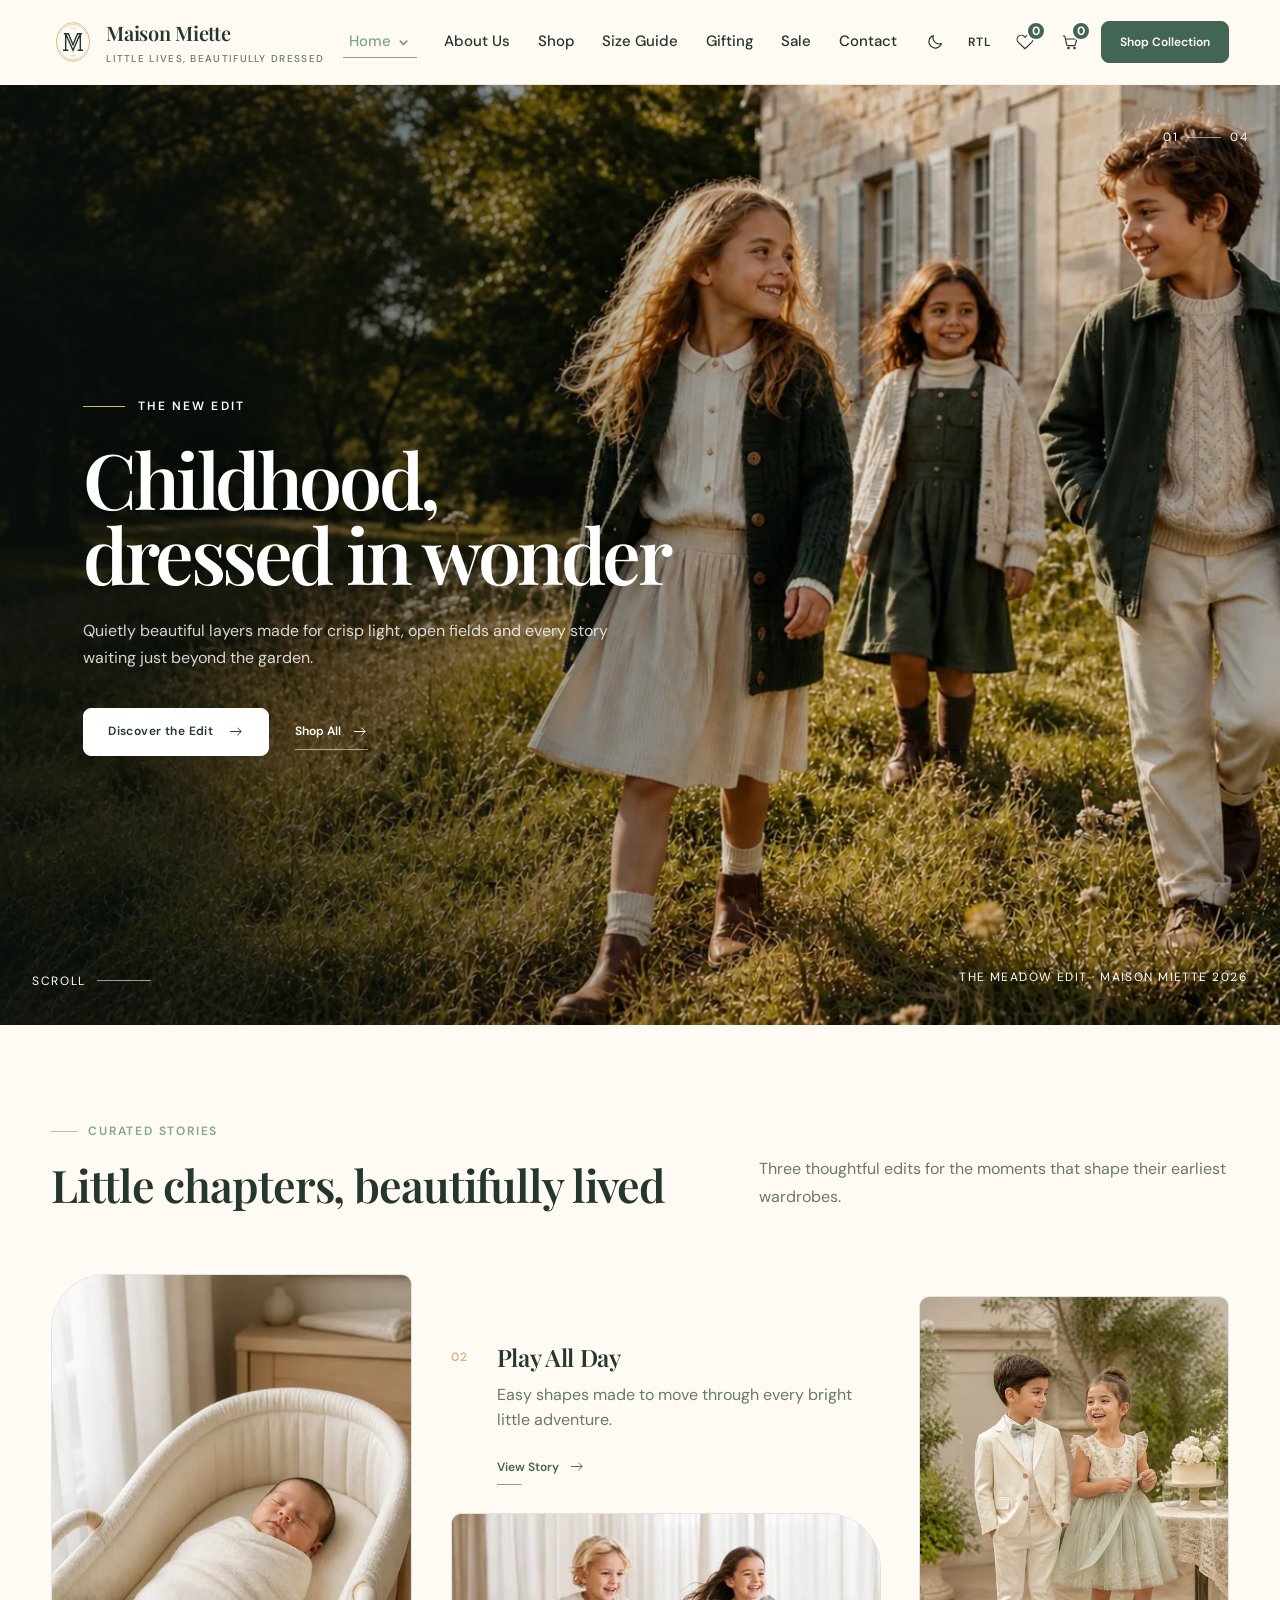
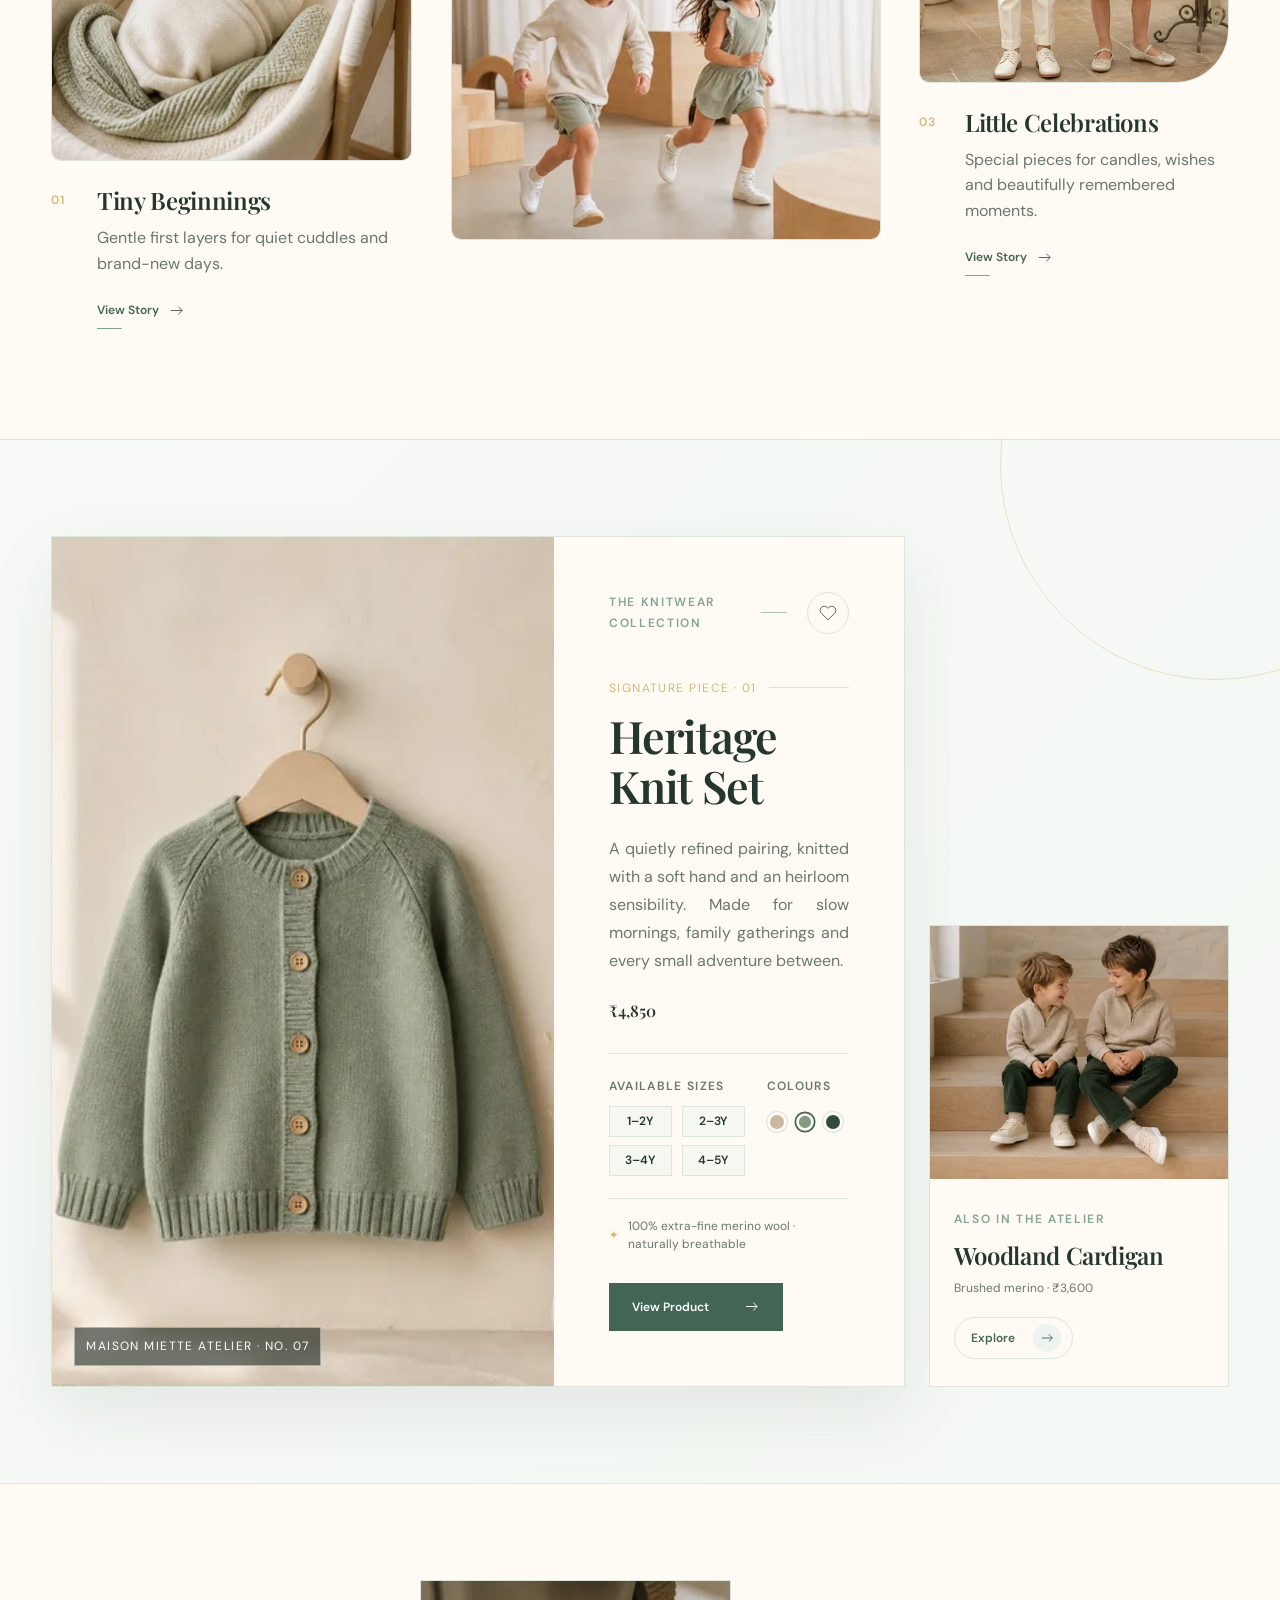
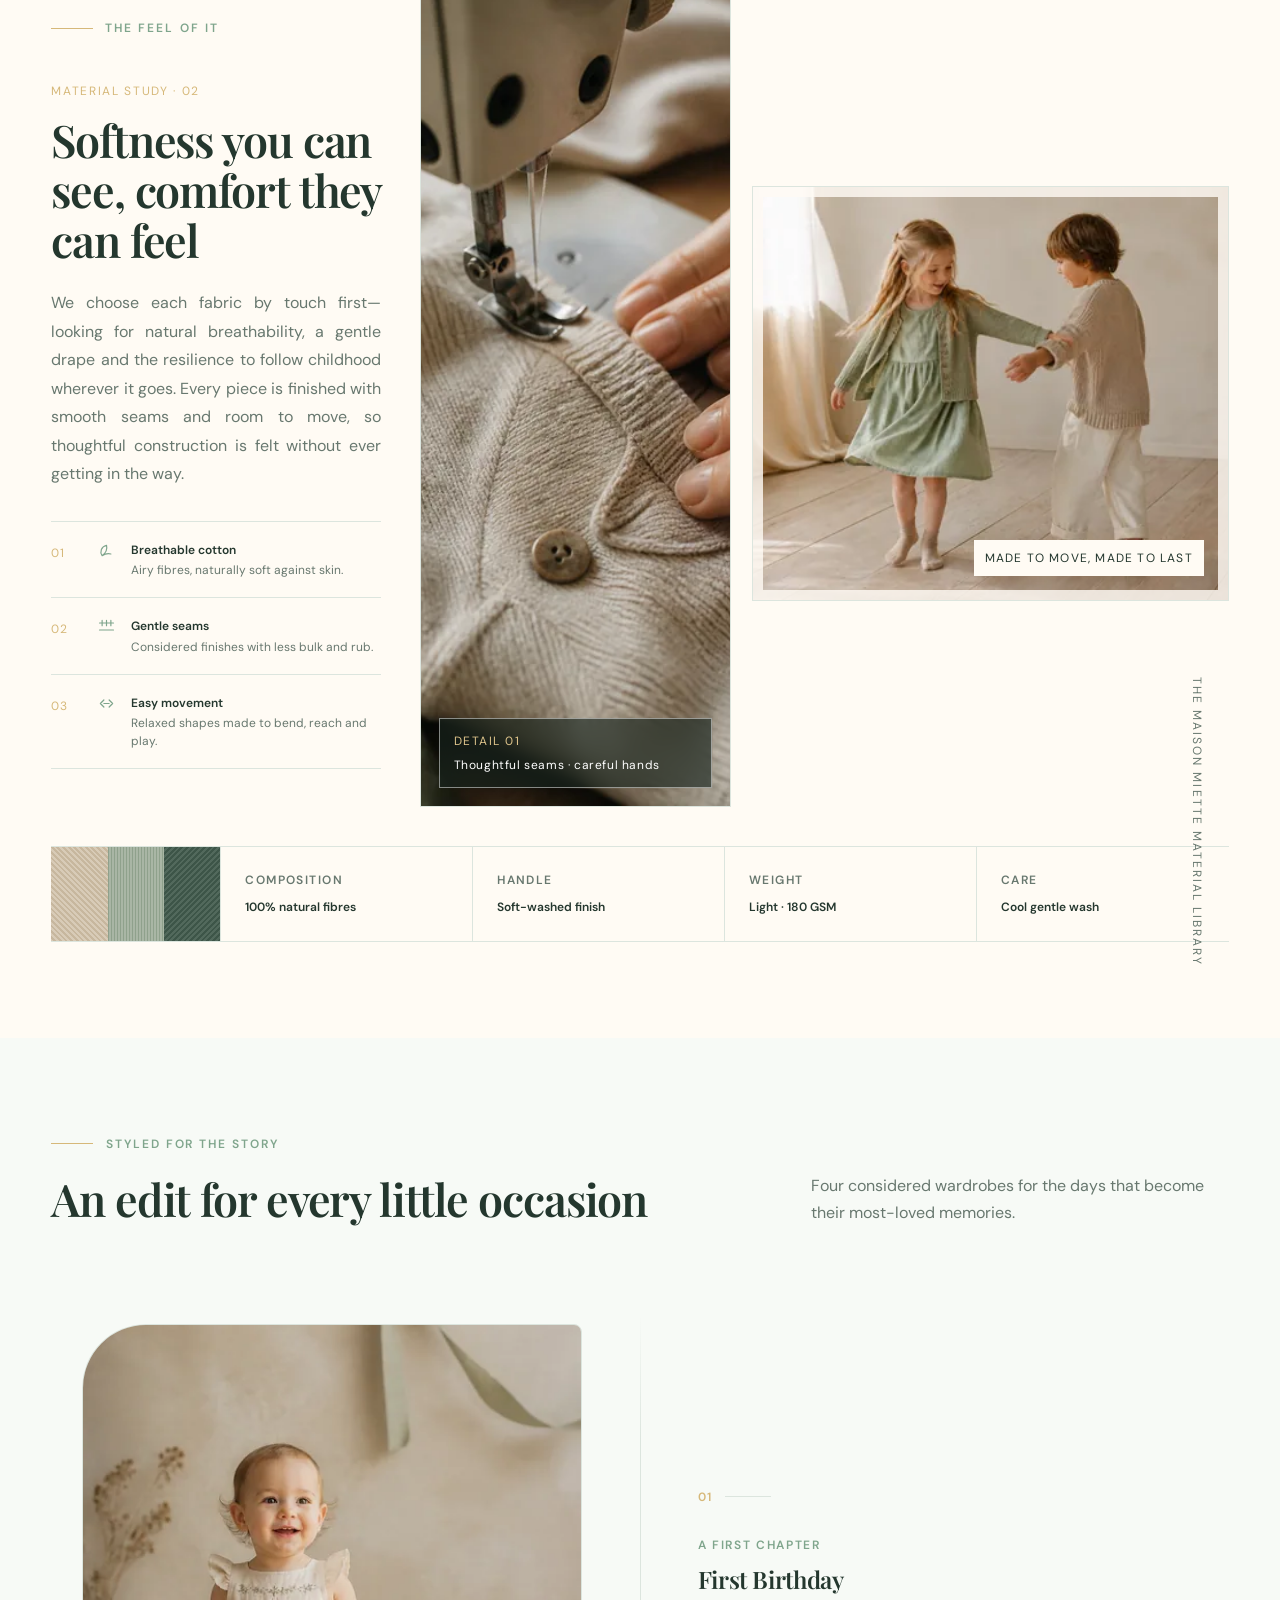
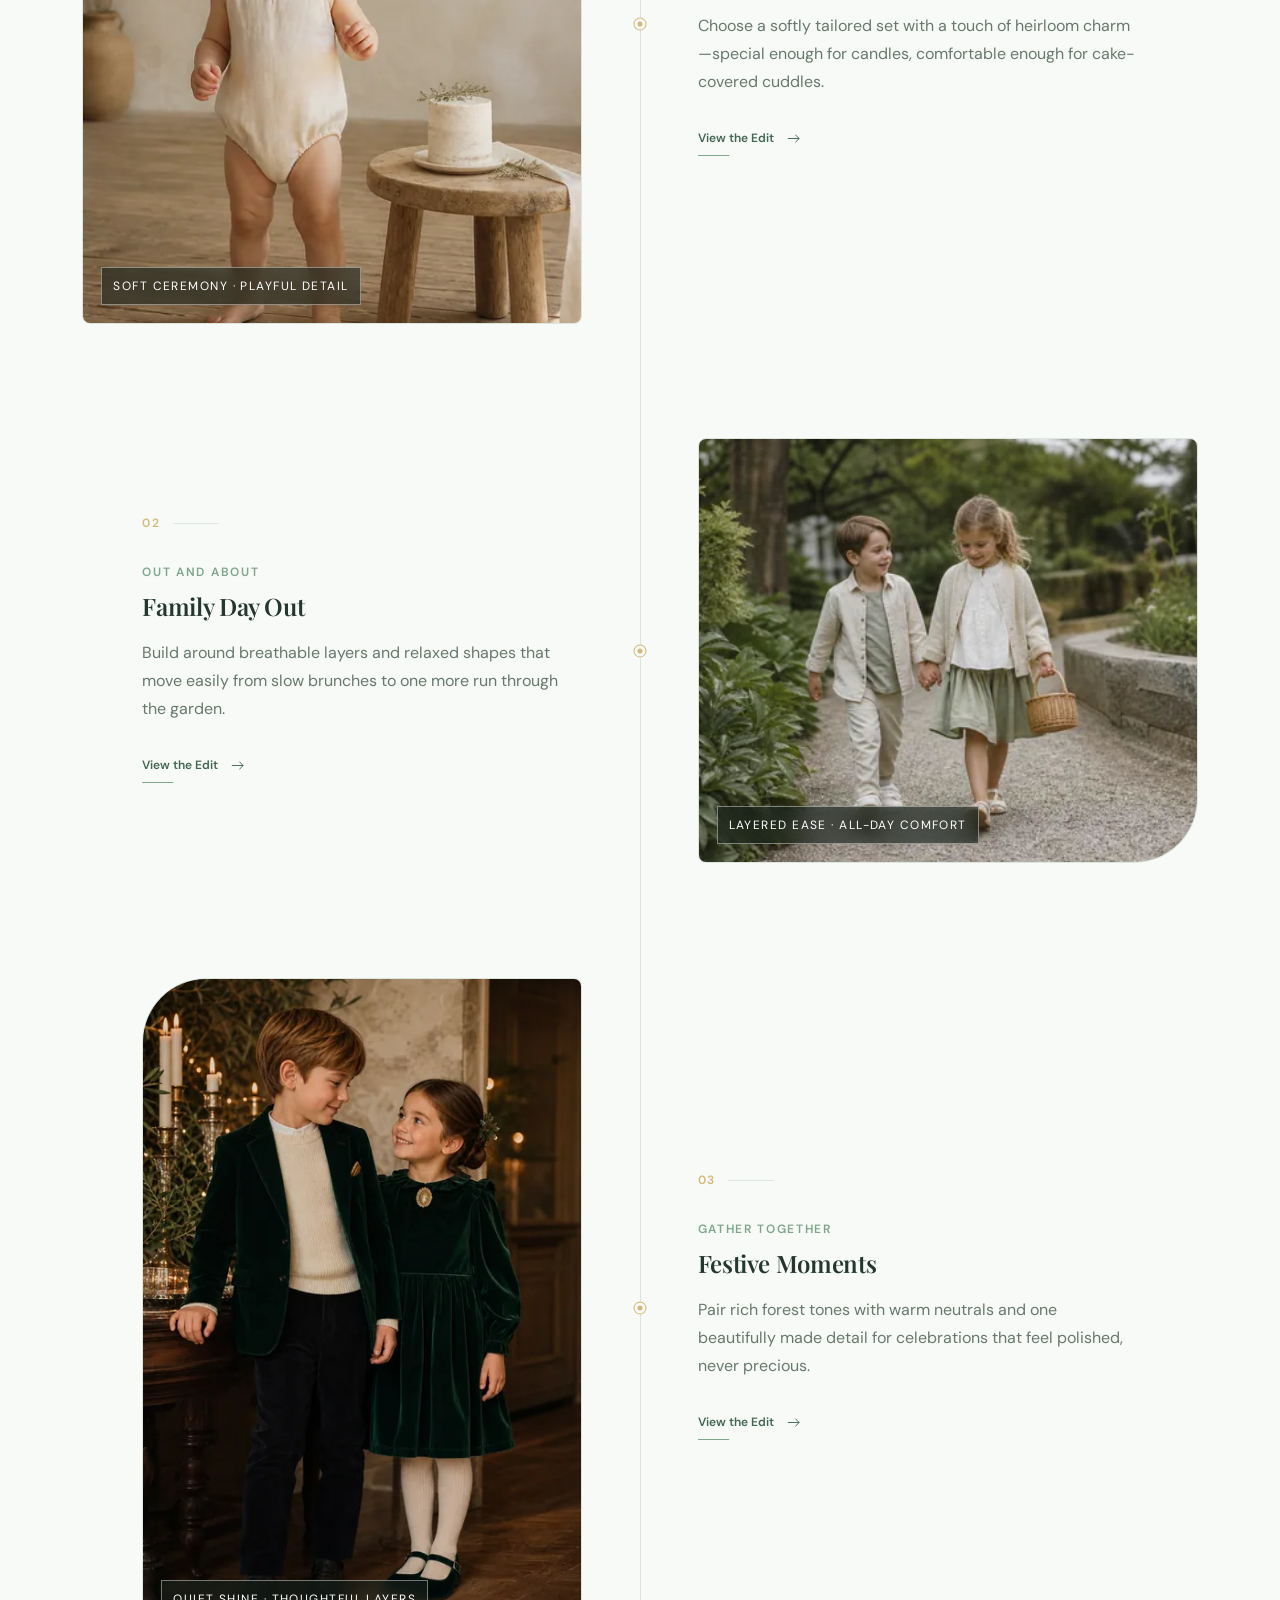
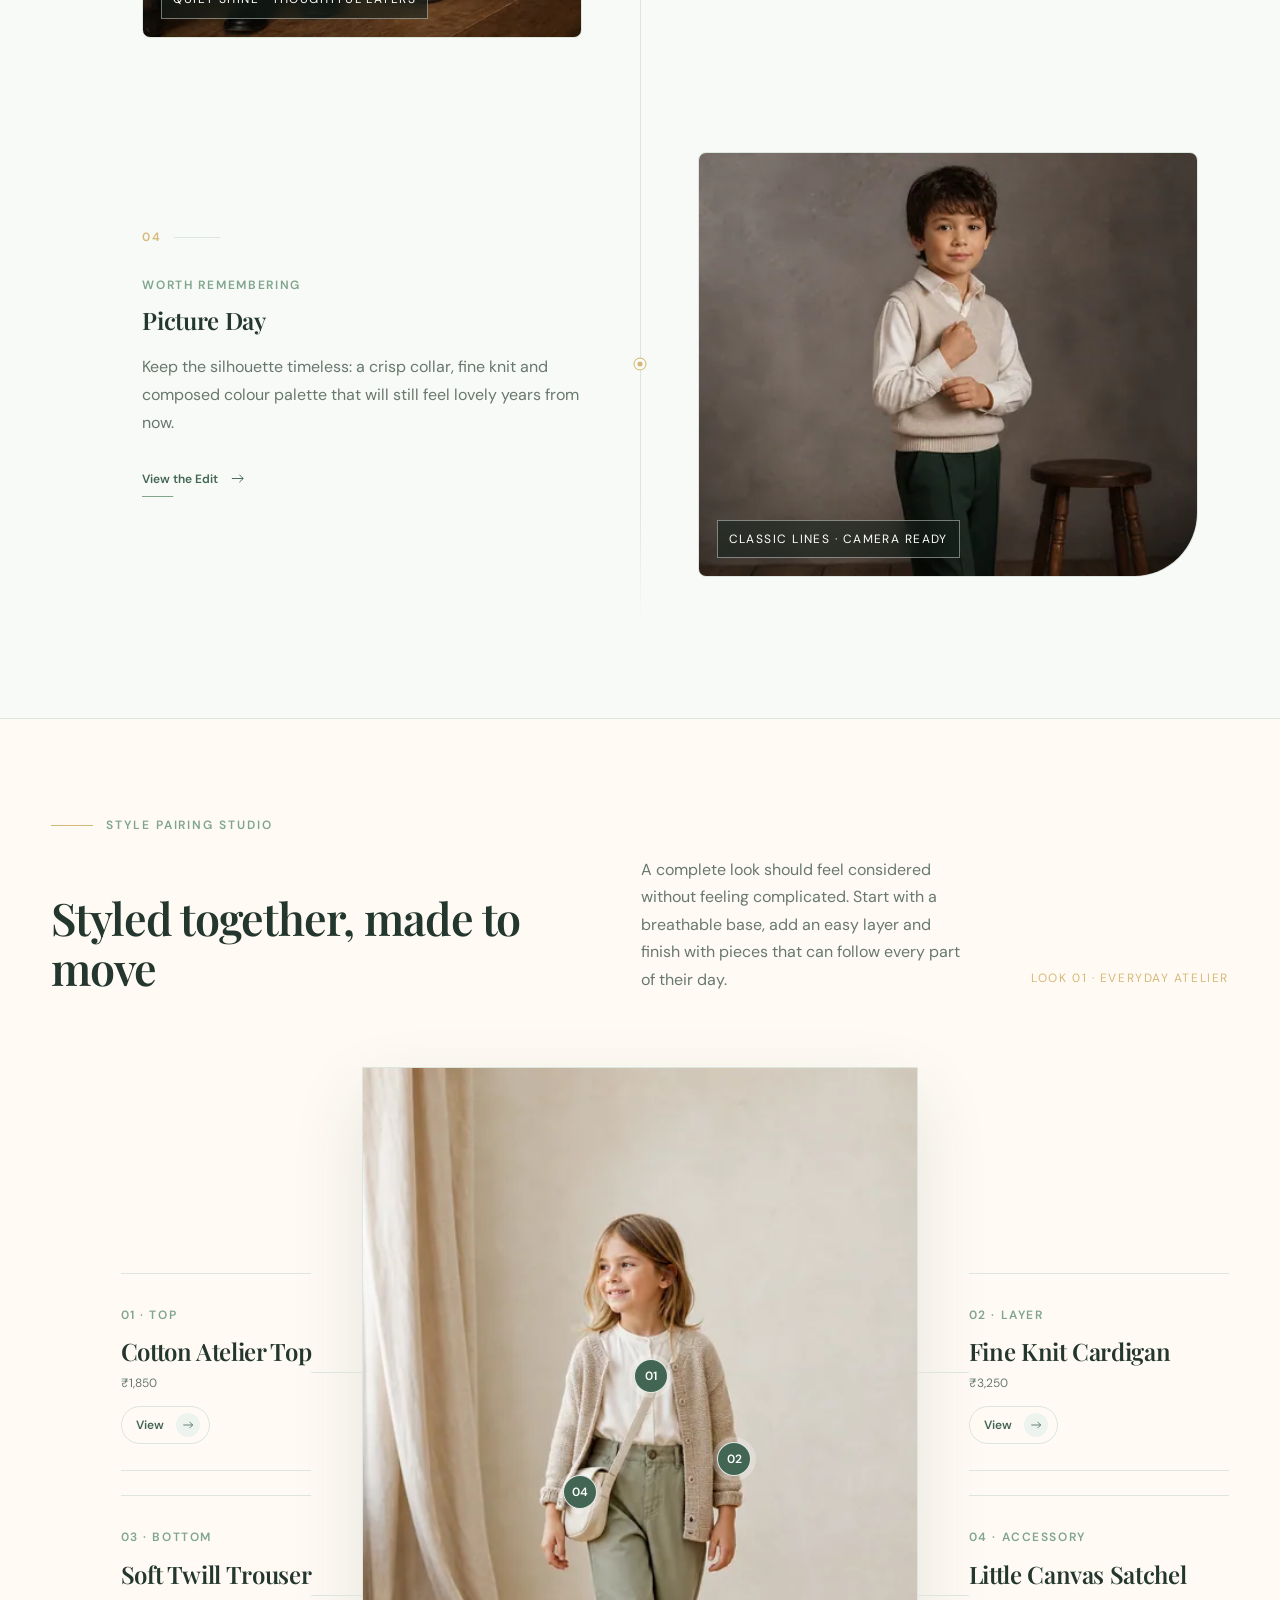
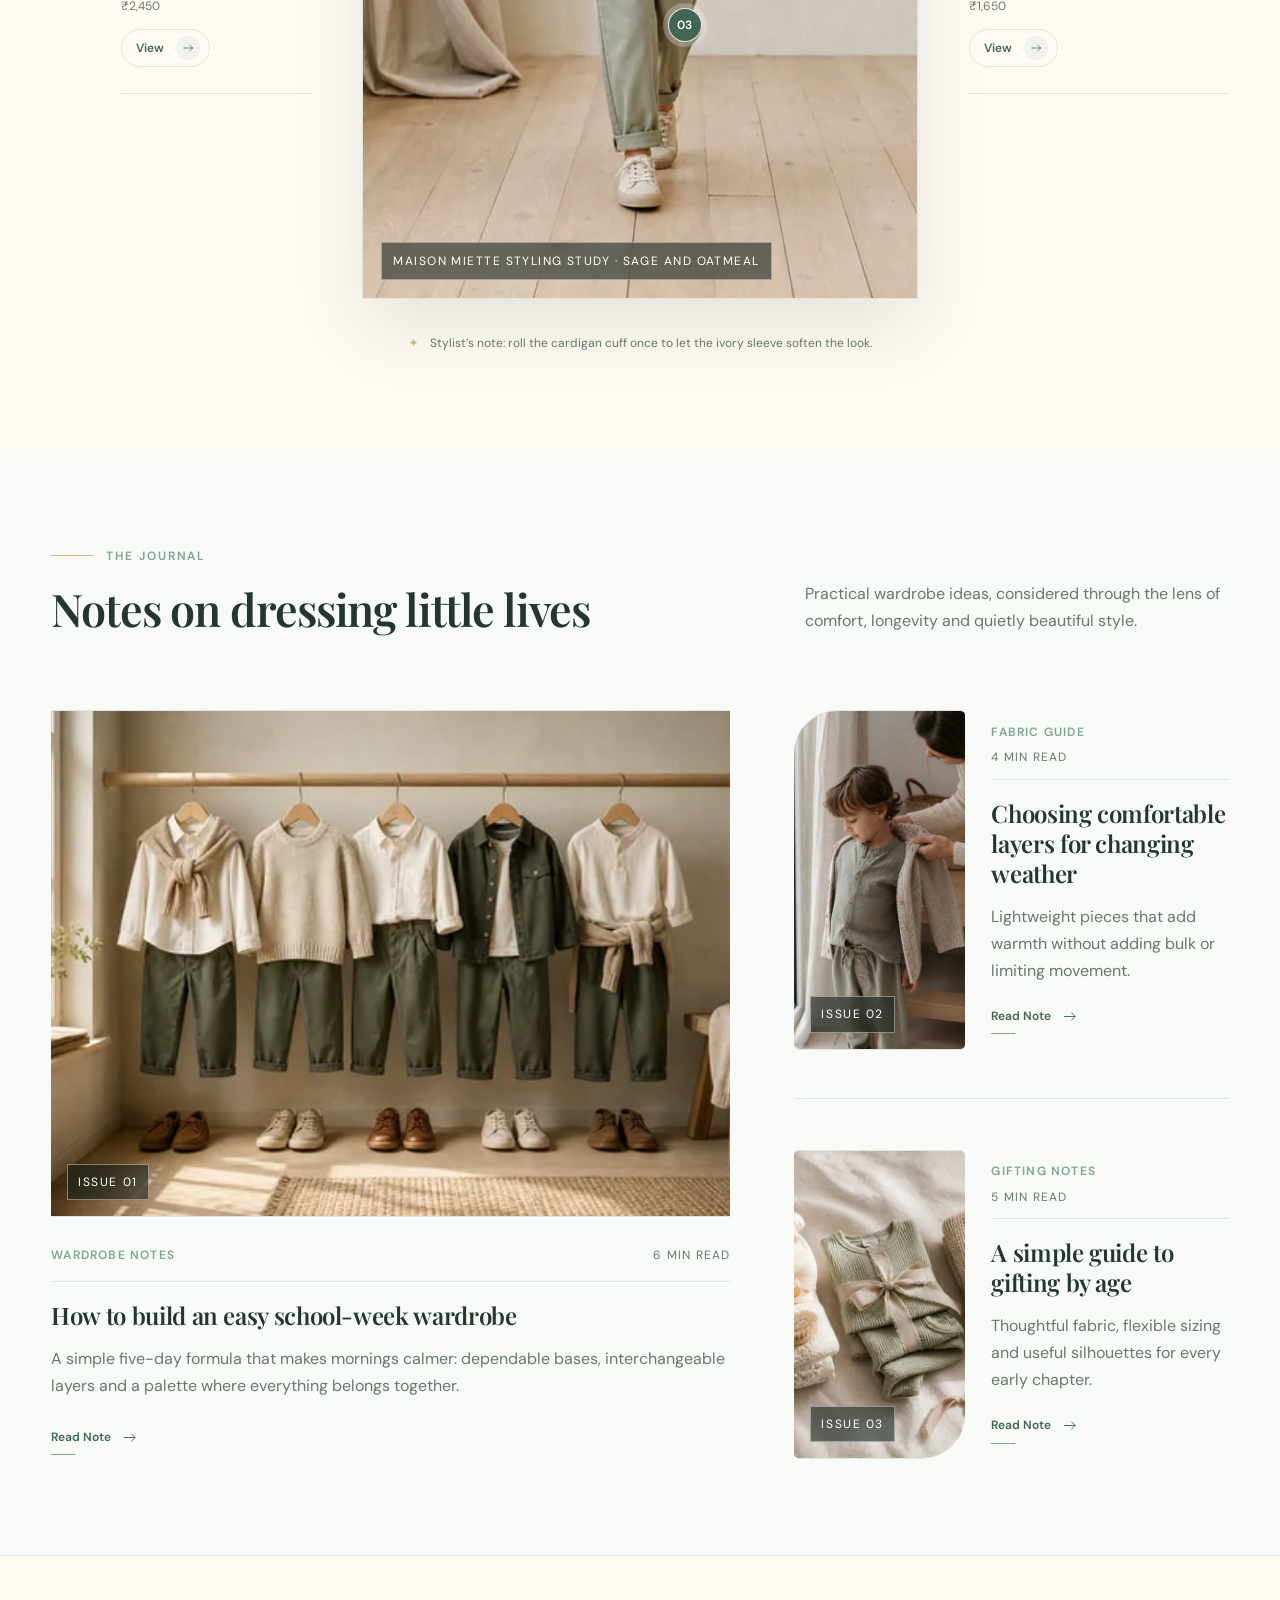
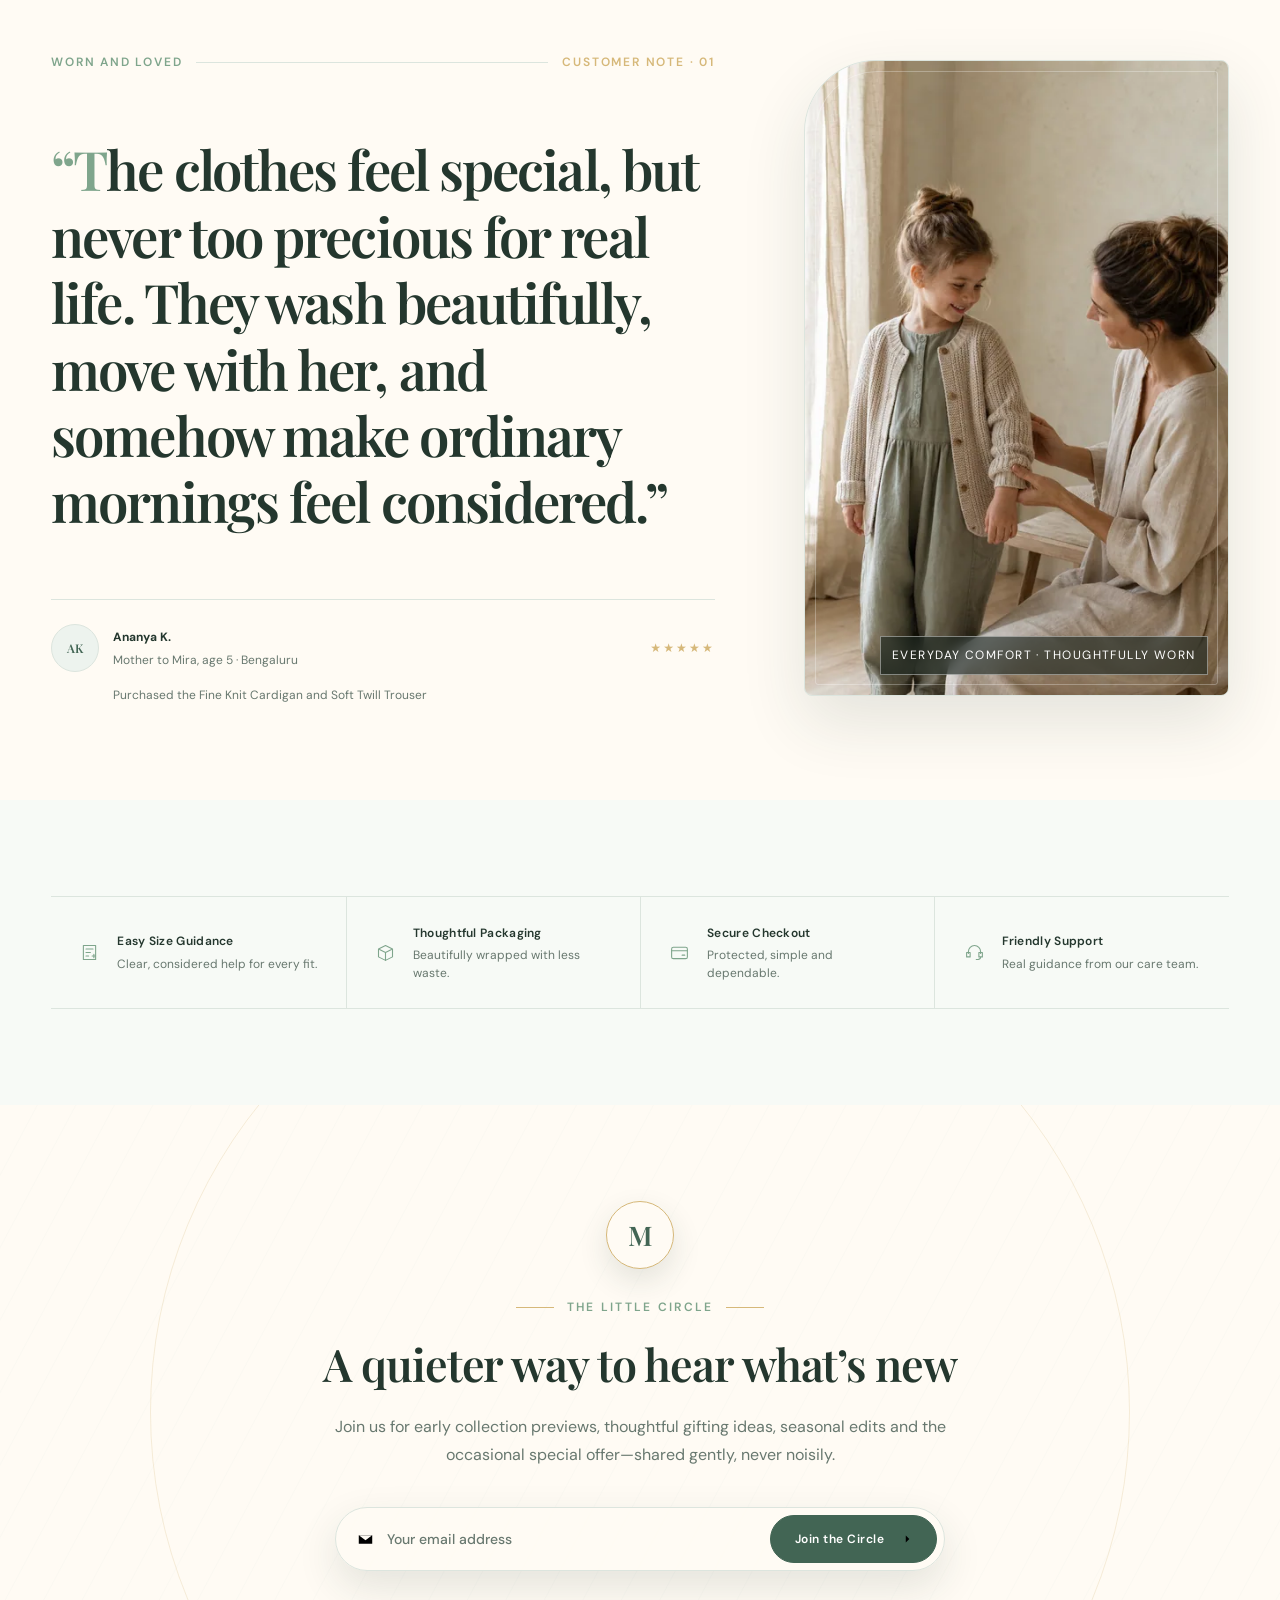
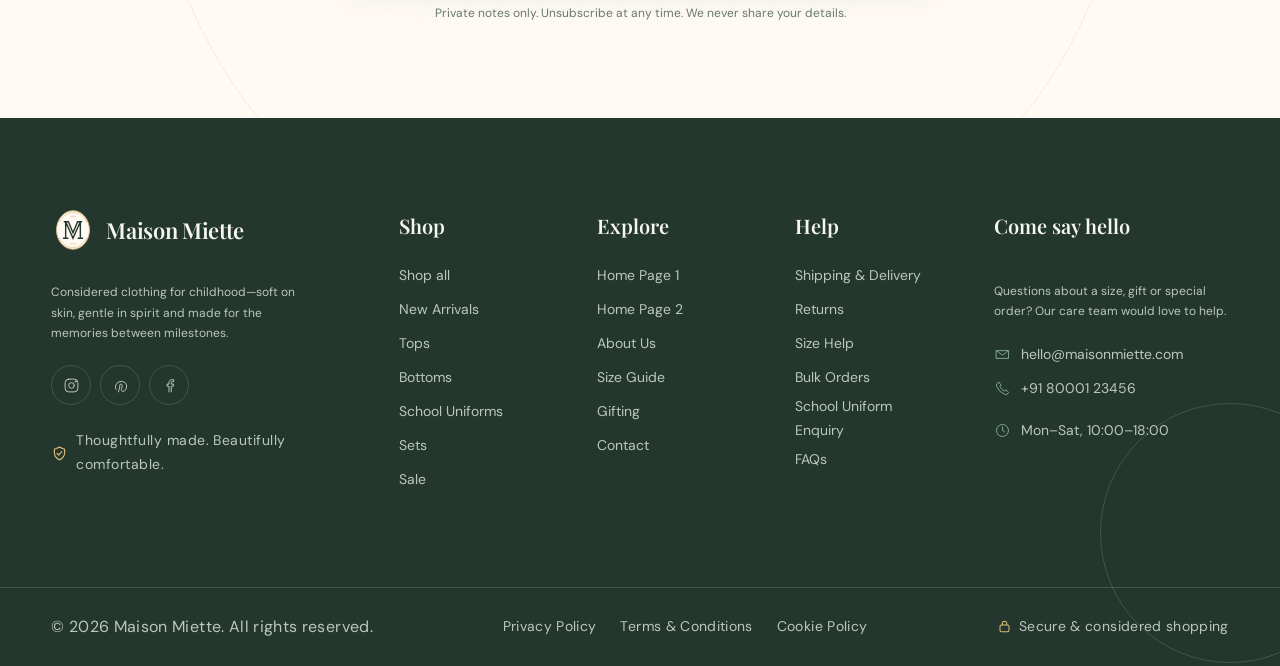
<file: pages/Homepage2.html>
<!doctype html>
<html lang="en" dir="ltr">
<head>
  <meta charset="utf-8"><meta name="viewport" content="width=device-width, initial-scale=1">
  <meta name="description" content="Maison Miette — considered clothing for little lives.">
  <title>Maison Miette | Baby &amp; Kids Clothing</title>
  <link rel="stylesheet" href="../assets/css/style.css?v=6"><link rel="stylesheet" href="../assets/css/dark-mode.css"><link rel="stylesheet" href="../assets/css/rtl.css">
  <script src="../assets/js/main.js?v=4" defer></script>
  <link rel="preload" as="image" href="../assets/images/optimized/home-2-editorial-hero-4k-960.webp" imagesrcset="../assets/images/optimized/home-2-editorial-hero-4k-480.webp 480w, ../assets/images/optimized/home-2-editorial-hero-4k-960.webp 960w, ../assets/images/optimized/home-2-editorial-hero-4k-1600.webp 1600w" imagesizes="100vw" fetchpriority="high">
<link rel="icon" href="../favicon.ico" sizes="16x16 32x32">
<link rel="icon" type="image/png" sizes="32x32" href="../assets/favicon-32.png">
<link rel="icon" type="image/svg+xml" href="../assets/favicon.svg?v=2">
</head>
<body>
  <header class="site-header" data-header>
    <div class="header-shell">
      <a class="brand" href="Homepage1.html" aria-label="Maison Miette home">
        <span class="brand-mark" aria-hidden="true"><svg class="miette-logo" viewBox="0 0 48 48"><ellipse class="miette-frame" cx="24" cy="24" rx="18" ry="21"/><path class="miette-thread" d="M9 15C13 8 18 5 24 5s11 3 15 10M9 33c4 7 9 10 15 10s11-3 15-10"/><path class="miette-monogram" d="M13 33h6m10 0h6M14 15h5l5 12 5-12h5M16 33V15l8 18 8-18v18"/><path class="miette-thread" d="M21 9h6M21 39h6"/></svg></span>
        <span class="brand-copy"><span class="brand-name">Maison Miette</span><span class="brand-tagline">Little lives, beautifully dressed</span></span>
      </a>
      <nav class="primary-nav" id="primary-navigation" aria-label="Primary navigation">
        <div class="nav-inner">
          <div class="nav-item nav-dropdown" data-dropdown>
            <button class="nav-link is-active dropdown-trigger" type="button" aria-expanded="false" aria-controls="home-menu">Home <svg class="chevron" viewBox="0 0 16 16" aria-hidden="true"><path d="m4 6 4 4 4-4"/></svg></button>
            <div class="dropdown-menu" id="home-menu" role="menu">
              <a class="dropdown-link is-current" href="Homepage1.html" role="menuitem" aria-current="page"><span>Home Page 1</span><i aria-hidden="true"></i></a>
              <a class="dropdown-link" href="Homepage2.html" role="menuitem">Home Page 2</a>
            </div>
          </div>
          <a class="nav-link" href="about.html">About Us</a><a class="nav-link" href="shop.html">Shop</a><a class="nav-link" href="size-guide.html">Size Guide</a><a class="nav-link" href="gifting.html">Gifting</a><a class="nav-link sale-link" href="sale.html">Sale</a><a class="nav-link" href="contact.html">Contact</a>
        </div>
        <div class="mobile-utilities">
          <button class="mobile-action" type="button" data-theme-toggle aria-label="Switch to dark mode"><span>Dark mode</span><svg viewBox="0 0 24 24" aria-hidden="true"><path d="M20.5 14.2A8.5 8.5 0 0 1 9.8 3.5 8.5 8.5 0 1 0 20.5 14.2Z"/></svg></button>
          <button class="mobile-action" type="button" data-direction-toggle aria-label="Switch to right-to-left layout"><span>RTL layout</span><svg viewBox="0 0 24 24" aria-hidden="true"><path d="M4 6h16M4 12h10M4 18h16M17 9l3 3-3 3"/></svg></button>
          <a class="mobile-action" href="#wishlist"><span>Wishlist <b class="mobile-wishlist-count" data-wishlist-count>0</b></span><svg viewBox="0 0 24 24" aria-hidden="true"><path d="M20.8 4.6a5.5 5.5 0 0 0-7.8 0L12 5.7l-1.1-1.1a5.5 5.5 0 0 0-7.8 7.8L12 21l8.9-8.6a5.5 5.5 0 0 0-.1-7.8Z"/></svg></a>
          <a class="header-cta mobile-cta" href="shop.html">Shop Collection</a>
        </div>
      </nav>
      <div class="header-actions">
        <button class="icon-button desktop-action" type="button" data-theme-toggle aria-label="Switch to dark mode"><svg class="moon-icon" viewBox="0 0 24 24" aria-hidden="true"><path d="M20.5 14.2A8.5 8.5 0 0 1 9.8 3.5 8.5 8.5 0 1 0 20.5 14.2Z"/></svg><svg class="sun-icon" viewBox="0 0 24 24" aria-hidden="true"><circle cx="12" cy="12" r="4"/><path d="M12 2v2m0 16v2M4.9 4.9l1.4 1.4m11.4 11.4 1.4 1.4M2 12h2m16 0h2M4.9 19.1l1.4-1.4M17.7 6.3l1.4-1.4"/></svg></button>
        <button class="icon-button direction-button desktop-action" type="button" data-direction-toggle aria-label="Switch to right-to-left layout">RTL</button>
        <a class="icon-button desktop-action" href="#wishlist" data-wishlist-link aria-label="Wishlist, 0 items"><svg viewBox="0 0 24 24" aria-hidden="true"><path d="M20.8 4.6a5.5 5.5 0 0 0-7.8 0L12 5.7l-1.1-1.1a5.5 5.5 0 0 0-7.8 7.8L12 21l8.9-8.6a5.5 5.5 0 0 0-.1-7.8Z"/></svg><b data-wishlist-count>0</b></a>
        <a class="icon-button cart-button" href="#cart" aria-label="Shopping cart, 0 items"><svg viewBox="0 0 24 24" aria-hidden="true"><path d="M3 4h2l2.4 11.2a2 2 0 0 0 2 1.6h7.8a2 2 0 0 0 2-1.6L21 8H6"/><circle cx="10" cy="20" r="1"/><circle cx="18" cy="20" r="1"/></svg><b>0</b></a>
        <a class="header-cta desktop-action" href="shop.html">Shop Collection</a>
        <button class="menu-toggle" type="button" aria-label="Open navigation" aria-expanded="false" aria-controls="primary-navigation" data-menu-toggle><span></span><span></span><span></span></button>
      </div>
    </div>
  </header>
  <main class="home2-main">
    <section class="home2-hero" aria-labelledby="home2-hero-title">
      <figure class="home2-hero-media"><img src="../assets/images/optimized/home-2-editorial-hero-4k-960.webp" alt="Three children wearing forest green, cream and oatmeal layers walking through a sunlit meadow beside a stone house" srcset="../assets/images/optimized/home-2-editorial-hero-4k-480.webp 480w, ../assets/images/optimized/home-2-editorial-hero-4k-960.webp 960w, ../assets/images/optimized/home-2-editorial-hero-4k-1600.webp 1600w" sizes="100vw" width="3840" height="2160" loading="eager" decoding="async" fetchpriority="high"></figure>
      <div class="home2-hero-scrim" aria-hidden="true"></div>
      <div class="home2-hero-content">
        <span class="home2-season"><i aria-hidden="true"></i>The new edit</span>
        <h1 id="home2-hero-title">Childhood,<br>dressed in wonder</h1>
        <p>Quietly beautiful layers made for crisp light, open fields and every story waiting just beyond the garden.</p>
        <div class="home2-hero-actions">
          <a class="hero-button hero-button-primary" href="shop.html#new-edit">Discover the Edit <svg viewBox="0 0 18 18" aria-hidden="true"><path d="M3 9h12m-4-4 4 4-4 4"/></svg></a>
          <a class="home2-shop-all" href="shop.html">Shop All <svg viewBox="0 0 18 18" aria-hidden="true"><path d="M3 9h12m-4-4 4 4-4 4"/></svg></a>
        </div>
      </div>
      <span class="home2-index">01 <i aria-hidden="true"></i> 04</span>
      <span class="home2-caption">The Meadow Edit · Maison Miette 2026</span>
      <a class="home2-scroll" href="#home2-after-hero" aria-label="Scroll past the campaign hero"><span>Scroll</span><i aria-hidden="true"></i></a>
    </section>
    <span id="home2-after-hero" class="sr-only" aria-hidden="true">End of hero</span>
    <section class="story-rail" aria-labelledby="story-rail-title">
      <header class="story-rail-head">
        <span class="section-eyebrow"><i aria-hidden="true"></i>Curated stories</span>
        <h2 id="story-rail-title">Little chapters, beautifully lived</h2>
        <p>Three thoughtful edits for the moments that shape their earliest wardrobes.</p>
      </header>
      <div class="story-rail-grid">
        <article class="story-entry story-entry-one">
          <a class="story-image" href="shop.html#newborn"><img src="../assets/images/optimized/story-tiny-beginnings-960.webp" alt="Newborn resting in a cream bassinet wearing a soft neutral cotton outfit" srcset="../assets/images/optimized/story-tiny-beginnings-480.webp 480w, ../assets/images/optimized/story-tiny-beginnings-960.webp 960w, ../assets/images/optimized/story-tiny-beginnings-1024.webp 1024w" sizes="(max-width: 639px) 100vw, (max-width: 1023px) 50vw, 33vw" width="1024" height="1536" loading="lazy" decoding="async" fetchpriority="auto"></a>
          <div class="story-copy"><span>01</span><h3>Tiny Beginnings</h3><p>Gentle first layers for quiet cuddles and brand-new days.</p><a href="shop.html#newborn">View Story <svg viewBox="0 0 18 18" aria-hidden="true"><path d="M3 9h12m-4-4 4 4-4 4"/></svg></a></div>
        </article>
        <article class="story-entry story-entry-two">
          <div class="story-copy"><span>02</span><h3>Play All Day</h3><p>Easy shapes made to move through every bright little adventure.</p><a href="shop.html#playwear">View Story <svg viewBox="0 0 18 18" aria-hidden="true"><path d="M3 9h12m-4-4 4 4-4 4"/></svg></a></div>
          <a class="story-image" href="shop.html#playwear"><img src="../assets/images/optimized/story-play-all-day-960.webp" alt="Two children in refined sage and oatmeal playwear running through a bright studio" srcset="../assets/images/optimized/story-play-all-day-480.webp 480w, ../assets/images/optimized/story-play-all-day-960.webp 960w, ../assets/images/optimized/story-play-all-day-1536.webp 1536w" sizes="(max-width: 639px) 100vw, (max-width: 1023px) 50vw, 33vw" width="1536" height="1024" loading="lazy" decoding="async" fetchpriority="auto"></a>
        </article>
        <article class="story-entry story-entry-three">
          <a class="story-image" href="gifting.html#birthday"><img src="../assets/images/optimized/story-little-celebrations-960.webp" alt="Two children in elegant cream and sage occasionwear at a garden celebration" srcset="../assets/images/optimized/story-little-celebrations-480.webp 480w, ../assets/images/optimized/story-little-celebrations-960.webp 960w, ../assets/images/optimized/story-little-celebrations-1024.webp 1024w" sizes="(max-width: 639px) 100vw, (max-width: 1023px) 50vw, 33vw" width="1024" height="1536" loading="lazy" decoding="async" fetchpriority="auto"></a>
          <div class="story-copy"><span>03</span><h3>Little Celebrations</h3><p>Special pieces for candles, wishes and beautifully remembered moments.</p><a href="gifting.html#birthday">View Story <svg viewBox="0 0 18 18" aria-hidden="true"><path d="M3 9h12m-4-4 4 4-4 4"/></svg></a></div>
        </article>
      </div>
    </section>
    <section class="signature-spotlight" id="signature-spotlight" aria-labelledby="signature-title">
      <div class="signature-shell">
        <article class="signature-product product-card">
          <figure class="signature-media">
            <img class="signature-product-image is-sage" src="../assets/images/optimized/product-cardigan-960.webp" alt="Heritage Knit Set in sage" data-signature-image srcset="../assets/images/optimized/product-cardigan-480.webp 480w, ../assets/images/optimized/product-cardigan-960.webp 960w, ../assets/images/optimized/product-cardigan-1122.webp 1122w" sizes="(max-width: 639px) 100vw, (max-width: 1023px) 50vw, 33vw" width="1122" height="1402" loading="lazy" decoding="async" fetchpriority="auto">
            <figcaption>Maison Miette Atelier · No. 07</figcaption>
          </figure>
          <div class="signature-details product-info">
            <div class="signature-heading">
              <span class="signature-category">The knitwear collection</span>
              <button class="product-wishlist signature-wishlist" type="button" data-product-name="Heritage Knit Set" aria-label="Add Heritage Knit Set to wishlist" aria-pressed="false">
                <svg viewBox="0 0 24 24" aria-hidden="true"><path d="M20.8 4.6a5.5 5.5 0 0 0-7.8 0L12 5.7l-1.1-1.1a5.5 5.5 0 0 0-7.8 7.8L12 21l8.9-8.6a5.5 5.5 0 0 0-.1-7.8Z"/></svg>
              </button>
            </div>
            <p class="signature-number">Signature piece · 01</p>
            <h2 id="signature-title">Heritage Knit Set</h2>
            <p class="signature-description">A quietly refined pairing, knitted with a soft hand and an heirloom sensibility. Made for slow mornings, family gatherings and every small adventure between.</p>
            <strong class="signature-price">₹4,850</strong>
            <div class="signature-options">
              <div class="signature-sizes" aria-label="Available sizes"><span>Available sizes</span><ul><li>1–2Y</li><li>2–3Y</li><li>3–4Y</li><li>4–5Y</li></ul></div>
              <div class="signature-colours"><span id="signature-colour-label">Colours</span><div role="group" aria-labelledby="signature-colour-label"><button class="is-oatmeal" type="button" data-signature-colour="oatmeal" data-signature-src="../assets/images/optimized/product-cardigan-oatmeal-960.webp" aria-label="Show Oatmeal colour"></button><button class="is-sage" type="button" data-signature-colour="sage" data-signature-src="../assets/images/optimized/product-cardigan-960.webp" aria-label="Show Sage colour" aria-pressed="true"></button><button class="is-forest" type="button" data-signature-colour="forest" data-signature-src="../assets/images/optimized/product-cardigan-forest-960.webp" aria-label="Show Forest green colour"></button></div></div>
            </div>
            <p class="signature-material"><span aria-hidden="true">✦</span> 100% extra-fine merino wool · naturally breathable</p>
            <a class="signature-cta" href="shop.html#heritage-knit-set">View Product <svg viewBox="0 0 18 18" aria-hidden="true"><path d="M3 9h12m-4-4 4 4-4 4"/></svg></a>
          </div>
        </article>
        <aside class="signature-teaser" aria-labelledby="signature-teaser-title">
          <a class="signature-teaser-image" href="shop.html#woodland-cardigan"><img src="../assets/images/optimized/lookbook-brothers-knit-960.webp" alt="Two children in coordinating premium forest knitwear" srcset="../assets/images/optimized/lookbook-brothers-knit-480.webp 480w, ../assets/images/optimized/lookbook-brothers-knit-960.webp 960w, ../assets/images/optimized/lookbook-brothers-knit-1536.webp 1536w" sizes="(max-width: 639px) 100vw, (max-width: 1023px) 50vw, 33vw" width="1536" height="1024" loading="lazy" decoding="async" fetchpriority="auto"></a>
          <div><span>Also in the atelier</span><h3 id="signature-teaser-title">Woodland Cardigan</h3><p>Brushed merino · ₹3,600</p><a href="shop.html#woodland-cardigan" aria-label="View Woodland Cardigan">Explore <svg viewBox="0 0 18 18" aria-hidden="true"><path d="M3 9h12m-4-4 4 4-4 4"/></svg></a></div>
        </aside>
      </div>
    </section>
    <section class="craft-story" aria-labelledby="craft-story-title">
      <div class="craft-story-grid">
        <div class="craft-story-copy">
          <span class="craft-eyebrow"><i aria-hidden="true"></i>The feel of it</span>
          <p class="craft-edition">Material study · 02</p>
          <h2 id="craft-story-title">Softness you can see, comfort they can feel</h2>
          <p class="craft-intro">We choose each fabric by touch first—looking for natural breathability, a gentle drape and the resilience to follow childhood wherever it goes. Every piece is finished with smooth seams and room to move, so thoughtful construction is felt without ever getting in the way.</p>
          <ol class="craft-notes">
            <li><span>01</span><div><svg viewBox="0 0 24 24" aria-hidden="true"><path d="M7 18c-3-5-1-10 5-12 1 4-1 9-5 12Zm0 0c3-2 6-3 10-2"/></svg><strong>Breathable cotton</strong><small>Airy fibres, naturally soft against skin.</small></div></li>
            <li><span>02</span><div><svg viewBox="0 0 24 24" aria-hidden="true"><path d="M4 8h16M4 16h16M7 5v6m5-6v6m5-6v6"/></svg><strong>Gentle seams</strong><small>Considered finishes with less bulk and rub.</small></div></li>
            <li><span>03</span><div><svg viewBox="0 0 24 24" aria-hidden="true"><path d="m5 12 4-4m-4 4 4 4m10-4-4-4m4 4-4 4M9 12h6"/></svg><strong>Easy movement</strong><small>Relaxed shapes made to bend, reach and play.</small></div></li>
          </ol>
        </div>
        <figure class="craft-detail-image">
          <img src="../assets/images/optimized/craft-artisan-stitching-960.webp" alt="Artisan guiding soft oatmeal cotton beneath a sewing machine to create a gentle finished seam" srcset="../assets/images/optimized/craft-artisan-stitching-480.webp 480w, ../assets/images/optimized/craft-artisan-stitching-960.webp 960w, ../assets/images/optimized/craft-artisan-stitching-1024.webp 1024w" sizes="(max-width: 639px) 100vw, (max-width: 1023px) 50vw, 33vw" width="1024" height="1536" loading="lazy" decoding="async" fetchpriority="auto">
          <figcaption><span>Detail 01</span>Thoughtful seams · careful hands</figcaption>
        </figure>
        <figure class="craft-life-image">
          <img src="../assets/images/optimized/craft-easy-movement-960.webp" alt="Two children turning together in soft sage and oatmeal natural-fibre clothing" srcset="../assets/images/optimized/craft-easy-movement-480.webp 480w, ../assets/images/optimized/craft-easy-movement-960.webp 960w, ../assets/images/optimized/craft-easy-movement-1536.webp 1536w" sizes="(max-width: 639px) 100vw, (max-width: 1023px) 50vw, 33vw" width="1536" height="1024" loading="lazy" decoding="async" fetchpriority="auto">
          <figcaption>Made to move, made to last</figcaption>
        </figure>
        <span class="craft-story-spine" aria-hidden="true">The Maison Miette material library</span>
        <div class="craft-material-strip" aria-label="Material specifications">
          <div class="craft-swatch" aria-hidden="true"><i></i><i></i><i></i></div>
          <dl><div><dt>Composition</dt><dd>100% natural fibres</dd></div><div><dt>Handle</dt><dd>Soft-washed finish</dd></div><div><dt>Weight</dt><dd>Light · 180 GSM</dd></div><div><dt>Care</dt><dd>Cool gentle wash</dd></div></dl>
        </div>
      </div>
    </section>
    <section class="occasion-edit" aria-labelledby="occasion-edit-title">
      <header class="occasion-edit-head">
        <span class="occasion-kicker"><i aria-hidden="true"></i>Styled for the story</span>
        <h2 id="occasion-edit-title">An edit for every little occasion</h2>
        <p>Four considered wardrobes for the days that become their most-loved memories.</p>
      </header>
      <div class="occasion-timeline">
        <article class="occasion-entry occasion-entry-one">
          <figure class="occasion-image"><img src="../assets/images/optimized/occasion-first-birthday-960.webp" alt="Smiling toddler in an heirloom cream romper beside a small first-birthday cake" srcset="../assets/images/optimized/occasion-first-birthday-480.webp 480w, ../assets/images/optimized/occasion-first-birthday-960.webp 960w, ../assets/images/optimized/occasion-first-birthday-1024.webp 1024w" sizes="(max-width: 639px) 100vw, (max-width: 1023px) 50vw, 33vw" width="1024" height="1536" loading="lazy" decoding="async" fetchpriority="auto"><figcaption>Soft ceremony · playful detail</figcaption></figure>
          <div class="occasion-copy"><span class="occasion-number">01</span><p class="occasion-label">A first chapter</p><h3>First Birthday</h3><p>Choose a softly tailored set with a touch of heirloom charm—special enough for candles, comfortable enough for cake-covered cuddles.</p><a href="shop.html#first-birthday">View the Edit <svg viewBox="0 0 18 18" aria-hidden="true"><path d="M3 9h12m-4-4 4 4-4 4"/></svg></a></div>
        </article>
        <article class="occasion-entry occasion-entry-two">
          <figure class="occasion-image"><img src="../assets/images/optimized/occasion-family-day-out-960.webp" alt="Two siblings in relaxed cream and sage layers walking through a botanical garden" srcset="../assets/images/optimized/occasion-family-day-out-480.webp 480w, ../assets/images/optimized/occasion-family-day-out-960.webp 960w, ../assets/images/optimized/occasion-family-day-out-1536.webp 1536w" sizes="(max-width: 639px) 100vw, (max-width: 1023px) 50vw, 33vw" width="1536" height="1024" loading="lazy" decoding="async" fetchpriority="auto"><figcaption>Layered ease · all-day comfort</figcaption></figure>
          <div class="occasion-copy"><span class="occasion-number">02</span><p class="occasion-label">Out and about</p><h3>Family Day Out</h3><p>Build around breathable layers and relaxed shapes that move easily from slow brunches to one more run through the garden.</p><a href="shop.html#family-day-out">View the Edit <svg viewBox="0 0 18 18" aria-hidden="true"><path d="M3 9h12m-4-4 4 4-4 4"/></svg></a></div>
        </article>
        <article class="occasion-entry occasion-entry-three">
          <figure class="occasion-image"><img src="../assets/images/optimized/occasion-festive-moments-960.webp" alt="Two children wearing deep forest velvet and warm ivory at an elegant festive gathering" srcset="../assets/images/optimized/occasion-festive-moments-480.webp 480w, ../assets/images/optimized/occasion-festive-moments-960.webp 960w, ../assets/images/optimized/occasion-festive-moments-1024.webp 1024w" sizes="(max-width: 639px) 100vw, (max-width: 1023px) 50vw, 33vw" width="1024" height="1535" loading="lazy" decoding="async" fetchpriority="auto"><figcaption>Quiet shine · thoughtful layers</figcaption></figure>
          <div class="occasion-copy"><span class="occasion-number">03</span><p class="occasion-label">Gather together</p><h3>Festive Moments</h3><p>Pair rich forest tones with warm neutrals and one beautifully made detail for celebrations that feel polished, never precious.</p><a href="shop.html#festive-moments">View the Edit <svg viewBox="0 0 18 18" aria-hidden="true"><path d="M3 9h12m-4-4 4 4-4 4"/></svg></a></div>
        </article>
        <article class="occasion-entry occasion-entry-four">
          <figure class="occasion-image"><img src="../assets/images/optimized/occasion-picture-day-960.webp" alt="Child in a cream shirt, oatmeal knit vest and tailored forest trousers ready for picture day" srcset="../assets/images/optimized/occasion-picture-day-480.webp 480w, ../assets/images/optimized/occasion-picture-day-960.webp 960w, ../assets/images/optimized/occasion-picture-day-1402.webp 1402w" sizes="(max-width: 639px) 100vw, (max-width: 1023px) 50vw, 33vw" width="1402" height="1122" loading="lazy" decoding="async" fetchpriority="auto"><figcaption>Classic lines · camera ready</figcaption></figure>
          <div class="occasion-copy"><span class="occasion-number">04</span><p class="occasion-label">Worth remembering</p><h3>Picture Day</h3><p>Keep the silhouette timeless: a crisp collar, fine knit and composed colour palette that will still feel lovely years from now.</p><a href="shop.html#picture-day">View the Edit <svg viewBox="0 0 18 18" aria-hidden="true"><path d="M3 9h12m-4-4 4 4-4 4"/></svg></a></div>
        </article>
      </div>
    </section>
    <section class="pairing-studio" aria-labelledby="pairing-studio-title">
      <header class="pairing-studio-head">
        <span class="pairing-kicker"><i aria-hidden="true"></i>Style pairing studio</span>
        <div><h2 id="pairing-studio-title">Styled together, made to move</h2><p>A complete look should feel considered without feeling complicated. Start with a breathable base, add an easy layer and finish with pieces that can follow every part of their day.</p></div>
        <span class="pairing-look-number">Look 01 · Everyday atelier</span>
      </header>
      <div class="pairing-stage">
        <figure class="pairing-portrait">
          <img src="../assets/images/optimized/style-pairing-studio-look-960.webp" alt="Child wearing an ivory cotton top, sage trousers, oatmeal cardigan and canvas crossbody satchel" srcset="../assets/images/optimized/style-pairing-studio-look-480.webp 480w, ../assets/images/optimized/style-pairing-studio-look-960.webp 960w, ../assets/images/optimized/style-pairing-studio-look-1024.webp 1024w" sizes="(max-width: 639px) 100vw, (max-width: 1023px) 50vw, 33vw" width="1024" height="1536" loading="lazy" decoding="async" fetchpriority="auto">
          <a class="pairing-hotspot hotspot-top" href="#studio-item-top" aria-label="View Cotton Atelier Top">01</a>
          <a class="pairing-hotspot hotspot-layer" href="#studio-item-layer" aria-label="View Fine Knit Cardigan">02</a>
          <a class="pairing-hotspot hotspot-bottom" href="#studio-item-bottom" aria-label="View Soft Twill Trouser">03</a>
          <a class="pairing-hotspot hotspot-accessory" href="#studio-item-accessory" aria-label="View Little Canvas Satchel">04</a>
          <figcaption>Maison Miette styling study · Sage and oatmeal</figcaption>
        </figure>
        <ol class="pairing-items" aria-label="Items in this look">
          <li id="studio-item-top"><span>01 · Top</span><h3>Cotton Atelier Top</h3><p>₹1,850</p><a href="shop.html#cotton-atelier-top">View <svg viewBox="0 0 18 18" aria-hidden="true"><path d="M3 9h12m-4-4 4 4-4 4"/></svg></a></li>
          <li id="studio-item-layer"><span>02 · Layer</span><h3>Fine Knit Cardigan</h3><p>₹3,250</p><a href="shop.html#fine-knit-cardigan">View <svg viewBox="0 0 18 18" aria-hidden="true"><path d="M3 9h12m-4-4 4 4-4 4"/></svg></a></li>
          <li id="studio-item-bottom"><span>03 · Bottom</span><h3>Soft Twill Trouser</h3><p>₹2,450</p><a href="shop.html#soft-twill-trouser">View <svg viewBox="0 0 18 18" aria-hidden="true"><path d="M3 9h12m-4-4 4 4-4 4"/></svg></a></li>
          <li id="studio-item-accessory"><span>04 · Accessory</span><h3>Little Canvas Satchel</h3><p>₹1,650</p><a href="shop.html#little-canvas-satchel">View <svg viewBox="0 0 18 18" aria-hidden="true"><path d="M3 9h12m-4-4 4 4-4 4"/></svg></a></li>
        </ol>
      </div>
      <p class="pairing-note"><span aria-hidden="true">✦</span>Stylist’s note: roll the cardigan cuff once to let the ivory sleeve soften the look.</p>
    </section>
    <section class="style-journal" aria-labelledby="style-journal-title">
      <header class="style-journal-head">
        <span class="journal-kicker"><i aria-hidden="true"></i>The journal</span>
        <h2 id="style-journal-title">Notes on dressing little lives</h2>
        <p>Practical wardrobe ideas, considered through the lens of comfort, longevity and quietly beautiful style.</p>
      </header>
      <div class="style-journal-layout">
        <article class="journal-article journal-feature" id="journal-school-week-wardrobe">
          <a class="journal-image" href="#journal-school-week-wardrobe" aria-label="Read How to build an easy school-week wardrobe"><img src="../assets/images/optimized/journal-school-week-wardrobe-960.webp" alt="Five coordinated school-week outfits arranged on a pale wooden clothing rail" srcset="../assets/images/optimized/journal-school-week-wardrobe-480.webp 480w, ../assets/images/optimized/journal-school-week-wardrobe-960.webp 960w, ../assets/images/optimized/journal-school-week-wardrobe-1536.webp 1536w" sizes="(max-width: 639px) 100vw, (max-width: 1023px) 50vw, 33vw" width="1536" height="1024" loading="lazy" decoding="async" fetchpriority="auto"><span>Issue 01</span></a>
          <div class="journal-copy"><div class="journal-meta"><span>Wardrobe notes</span><time datetime="PT6M">6 min read</time></div><h3>How to build an easy school-week wardrobe</h3><p>A simple five-day formula that makes mornings calmer: dependable bases, interchangeable layers and a palette where everything belongs together.</p><a class="journal-read" href="#journal-school-week-wardrobe">Read Note <svg viewBox="0 0 18 18" aria-hidden="true"><path d="M3 9h12m-4-4 4 4-4 4"/></svg></a></div>
        </article>
        <div class="journal-supporting">
          <article class="journal-article journal-support journal-support-one" id="journal-comfortable-layers">
            <a class="journal-image" href="#journal-comfortable-layers" aria-label="Read Choosing comfortable layers for changing weather"><img src="../assets/images/optimized/journal-changing-weather-layers-960.webp" alt="Parent gently helping a child into an oatmeal cardigan over a soft sage outfit" srcset="../assets/images/optimized/journal-changing-weather-layers-480.webp 480w, ../assets/images/optimized/journal-changing-weather-layers-960.webp 960w, ../assets/images/optimized/journal-changing-weather-layers-1023.webp 1023w" sizes="(max-width: 639px) 100vw, (max-width: 1023px) 50vw, 33vw" width="1023" height="1537" loading="lazy" decoding="async" fetchpriority="auto"><span>Issue 02</span></a>
            <div class="journal-copy"><div class="journal-meta"><span>Fabric guide</span><time datetime="PT4M">4 min read</time></div><h3>Choosing comfortable layers for changing weather</h3><p>Lightweight pieces that add warmth without adding bulk or limiting movement.</p><a class="journal-read" href="#journal-comfortable-layers">Read Note <svg viewBox="0 0 18 18" aria-hidden="true"><path d="M3 9h12m-4-4 4 4-4 4"/></svg></a></div>
          </article>
          <article class="journal-article journal-support journal-support-two" id="journal-gifting-by-age">
            <a class="journal-image" href="#journal-gifting-by-age" aria-label="Read A simple guide to gifting by age"><img src="../assets/images/optimized/journal-gifting-by-age-960.webp" alt="Three natural-fibre children's clothing gifts arranged by age in cream, sage and oatmeal" srcset="../assets/images/optimized/journal-gifting-by-age-480.webp 480w, ../assets/images/optimized/journal-gifting-by-age-960.webp 960w, ../assets/images/optimized/journal-gifting-by-age-1536.webp 1536w" sizes="(max-width: 639px) 100vw, (max-width: 1023px) 50vw, 33vw" width="1536" height="1024" loading="lazy" decoding="async" fetchpriority="auto"><span>Issue 03</span></a>
            <div class="journal-copy"><div class="journal-meta"><span>Gifting notes</span><time datetime="PT5M">5 min read</time></div><h3>A simple guide to gifting by age</h3><p>Thoughtful fabric, flexible sizing and useful silhouettes for every early chapter.</p><a class="journal-read" href="#journal-gifting-by-age">Read Note <svg viewBox="0 0 18 18" aria-hidden="true"><path d="M3 9h12m-4-4 4 4-4 4"/></svg></a></div>
          </article>
        </div>
      </div>
    </section>
    <section class="customer-quote-feature" aria-labelledby="customer-quote-title">
      <div class="customer-quote-shell">
        <figure class="customer-quote-copy">
          <figcaption class="customer-quote-label"><span>Worn and loved</span><i aria-hidden="true"></i><small>Customer note · 01</small></figcaption>
          <blockquote id="customer-quote-title">“The clothes feel special, but never too precious for real life. They wash beautifully, move with her, and somehow make ordinary mornings feel considered.”</blockquote>
          <div class="customer-quote-footer">
            <span class="customer-initials" aria-hidden="true">AK</span>
            <div class="customer-identity"><strong>Ananya K.</strong><span>Mother to Mira, age 5 · Bengaluru</span></div>
            <span class="customer-rating" role="img" aria-label="5 out of 5 stars">★★★★★</span>
          </div>
          <p class="customer-purchase">Purchased the Fine Knit Cardigan and Soft Twill Trouser</p>
        </figure>
        <figure class="customer-quote-image"><img src="../assets/images/optimized/customer-quote-family-morning-960.webp" alt="Mother gently smoothing the sleeve of her daughter's oatmeal cardigan during a quiet morning at home" srcset="../assets/images/optimized/customer-quote-family-morning-480.webp 480w, ../assets/images/optimized/customer-quote-family-morning-960.webp 960w, ../assets/images/optimized/customer-quote-family-morning-1024.webp 1024w" sizes="(max-width: 639px) 100vw, (max-width: 1023px) 50vw, 33vw" width="1024" height="1536" loading="lazy" decoding="async" fetchpriority="auto"><figcaption>Everyday comfort · thoughtfully worn</figcaption></figure>
      </div>
    </section>
    <section class="service-promise" aria-label="Our service promises">
      <div class="service-promise-list">
        <div class="service-promise-item"><svg viewBox="0 0 24 24" aria-hidden="true"><path d="M5 4h14v16H5zM8 8h8M8 12h5M8 16h3M17 14v4m-2-2h4"/></svg><span><strong>Easy Size Guidance</strong><small>Clear, considered help for every fit.</small></span></div>
        <div class="service-promise-item"><svg viewBox="0 0 24 24" aria-hidden="true"><path d="m4 8 8-4 8 4-8 4-8-4Zm0 0v9l8 4 8-4V8M12 12v9"/></svg><span><strong>Thoughtful Packaging</strong><small>Beautifully wrapped with less waste.</small></span></div>
        <div class="service-promise-item"><svg viewBox="0 0 24 24" aria-hidden="true"><rect x="3" y="6" width="18" height="13" rx="2"/><path d="M3 10h18m-6 5h3"/></svg><span><strong>Secure Checkout</strong><small>Protected, simple and dependable.</small></span></div>
        <div class="service-promise-item"><svg viewBox="0 0 24 24" aria-hidden="true"><path d="M5 13v-2a7 7 0 0 1 14 0v2M5 12H3v5h4v-5H5Zm14 0h2v5h-4v-5h2Zm0 5c0 2-2 3-5 3"/></svg><span><strong>Friendly Support</strong><small>Real guidance from our care team.</small></span></div>
      </div>
    </section>
    <section class="little-circle" aria-labelledby="little-circle-title">
      <div class="little-circle-inner">
        <span class="little-circle-mark" aria-hidden="true"><i>M</i></span>
        <span class="little-circle-label"><i aria-hidden="true"></i>The Little Circle<i aria-hidden="true"></i></span>
        <h2 id="little-circle-title">A quieter way to hear what’s new</h2>
        <p>Join us for early collection previews, thoughtful gifting ideas, seasonal edits and the occasional special offer—shared gently, never noisily.</p>
        <form class="newsletter-form little-circle-form" data-newsletter-form>
          <label class="sr-only" for="little-circle-email">Email address</label>
          <div class="newsletter-control">
            <svg viewBox="0 0 24 24" aria-hidden="true"><path d="M3.5 6.5h17v11h-17zM4 7l8 6 8-6"/></svg>
            <input id="little-circle-email" name="email" type="email" autocomplete="email" inputmode="email" placeholder="Your email address" aria-describedby="little-circle-privacy little-circle-status" required>
            <button type="submit">Join the Circle <svg viewBox="0 0 18 18" aria-hidden="true"><path d="M3 9h12m-4-4 4 4-4 4"/></svg></button>
          </div>
          <p class="newsletter-note" id="little-circle-status" data-newsletter-status aria-live="polite"></p>
          <p class="little-circle-privacy" id="little-circle-privacy">Private notes only. Unsubscribe at any time. We never share your details.</p>
        </form>
      </div>
    </section>
  </main>
  <footer class="site-footer">
    <div class="footer-main"><div class="footer-grid">
      <section class="footer-brand" aria-labelledby="footer-brand-name">
        <a class="brand footer-logo" href="Homepage1.html" aria-label="Maison Miette home"><span class="brand-mark" aria-hidden="true"><svg class="miette-logo" viewBox="0 0 48 48"><ellipse class="miette-frame" cx="24" cy="24" rx="18" ry="21"/><path class="miette-thread" d="M9 15C13 8 18 5 24 5s11 3 15 10M9 33c4 7 9 10 15 10s11-3 15-10"/><path class="miette-monogram" d="M13 33h6m10 0h6M14 15h5l5 12 5-12h5M16 33V15l8 18 8-18v18"/><path class="miette-thread" d="M21 9h6M21 39h6"/></svg></span><span class="brand-name" id="footer-brand-name">Maison Miette</span></a>
        <p>Considered clothing for childhood—soft on skin, gentle in spirit and made for the memories between milestones.</p>
        <div class="footer-socials" aria-label="Social media"><a href="#instagram" aria-label="Instagram"><svg viewBox="0 0 24 24" aria-hidden="true"><rect x="3" y="3" width="18" height="18" rx="5"/><circle cx="12" cy="12" r="4"/><circle cx="17.5" cy="6.5" r=".8"/></svg></a><a href="#pinterest" aria-label="Pinterest"><svg viewBox="0 0 24 24" aria-hidden="true"><path d="M9 21c1-3 1.5-4.8 2-7-.7-1.5 0-4 1.7-4 1.3 0 1.8 1 1.8 2.2 0 1.4-.9 3.4-1.3 5.3-.4 1.6.8 2.8 2.4 2.8 3 0 5-3.7 5-7.8 0-3.2-2.7-6.3-7.4-6.3-5.2 0-8.3 3.9-8.3 7.9 0 1.5.4 3 1.3 3.8"/></svg></a><a href="#facebook" aria-label="Facebook"><svg viewBox="0 0 24 24" aria-hidden="true"><path d="M14.5 21v-8h2.8l.4-3h-3.2V8.1c0-.9.3-1.5 1.6-1.5H18V4a24 24 0 0 0-2.5-.1c-2.5 0-4.2 1.5-4.2 4.3V10H8.5v3h2.8v8"/></svg></a></div>
        <span class="footer-trust"><svg viewBox="0 0 20 20" aria-hidden="true"><path d="M10 2.5 16 5v4.2c0 4-2.4 6.7-6 8.3-3.6-1.6-6-4.3-6-8.3V5l6-2.5Z"/><path d="m7.2 10 1.8 1.8 3.8-4"/></svg>Thoughtfully made. Beautifully comfortable.</span>
      </section>
      <nav class="footer-column" aria-labelledby="footer-shop"><h3 id="footer-shop">Shop</h3><a href="shop.html">Shop all</a><a href="shop.html#new-arrivals">New Arrivals</a><a href="shop.html#tops">Tops</a><a href="shop.html#bottoms">Bottoms</a><a href="shop.html#uniforms">School Uniforms</a><a href="shop.html#sets">Sets</a><a href="sale.html">Sale</a></nav>
      <nav class="footer-column" aria-labelledby="footer-explore"><h3 id="footer-explore">Explore</h3><a href="Homepage1.html">Home Page 1</a><a href="Homepage2.html">Home Page 2</a><a href="about.html">About Us</a><a href="size-guide.html">Size Guide</a><a href="gifting.html">Gifting</a><a href="contact.html">Contact</a></nav>
      <nav class="footer-column" aria-labelledby="footer-help"><h3 id="footer-help">Help</h3><a href="#shipping">Shipping &amp; Delivery</a><a href="#returns">Returns</a><a href="size-guide.html">Size Help</a><a href="contact.html#bulk-orders">Bulk Orders</a><a href="contact.html#uniform-enquiry">School Uniform Enquiry</a><a href="#faqs">FAQs</a></nav>
      <section class="footer-column footer-contact" aria-labelledby="footer-contact"><h3 id="footer-contact">Come say hello</h3><p>Questions about a size, gift or special order? Our care team would love to help.</p><a href="mailto:hello@maisonmiette.com"><svg viewBox="0 0 24 24" aria-hidden="true"><path d="M3.5 6.5h17v11h-17zM4 7l8 6 8-6"/></svg><span>hello@maisonmiette.com</span></a><a href="tel:+918000123456"><svg viewBox="0 0 24 24" aria-hidden="true"><path d="M7 3.5 10 7 8.3 9.2a15 15 0 0 0 6.5 6.5L17 14l3.5 3c.2.2.3.6.1.9-1 2-3.2 3.2-5.4 2.4A19.5 19.5 0 0 1 3.7 8.8C3 6.6 4.1 4.4 6.1 3.4c.3-.1.7-.1.9.1Z"/></svg><span>+91 80001 23456</span></a><span class="contact-hours"><svg viewBox="0 0 24 24" aria-hidden="true"><circle cx="12" cy="12" r="8.5"/><path d="M12 7v5l3 2"/></svg><span>Mon–Sat, 10:00–18:00</span></span></section>
    </div></div>
    <div class="footer-bottom"><div class="footer-bottom-inner"><p>© <span data-current-year>2026</span> Maison Miette. All rights reserved.</p><nav aria-label="Legal"><a href="#privacy">Privacy Policy</a><a href="#terms">Terms &amp; Conditions</a><a href="#cookies">Cookie Policy</a></nav><span class="footer-secure"><svg viewBox="0 0 20 20" aria-hidden="true"><rect x="4" y="8" width="12" height="9" rx="2"/><path d="M7 8V6a3 3 0 0 1 6 0v2"/></svg>Secure &amp; considered shopping</span></div></div>
  </footer>
</body>
</html>
</file>
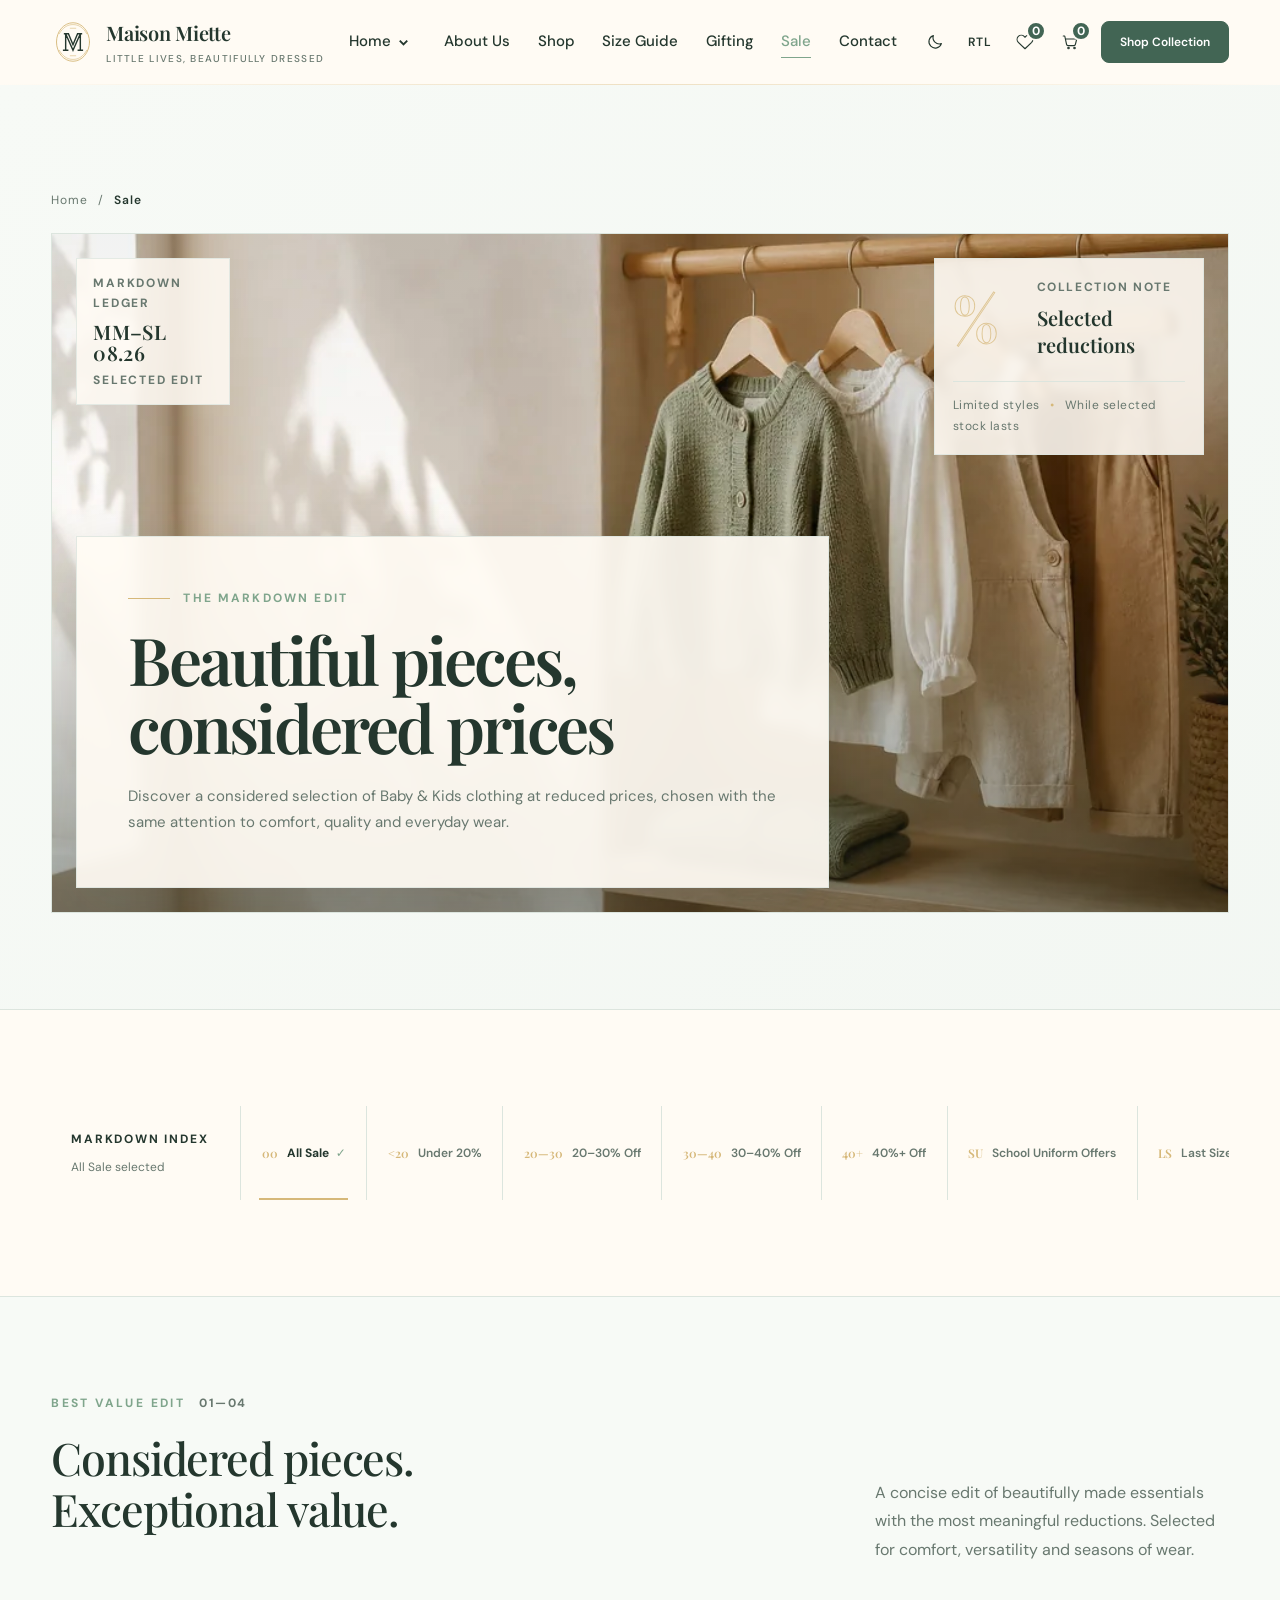
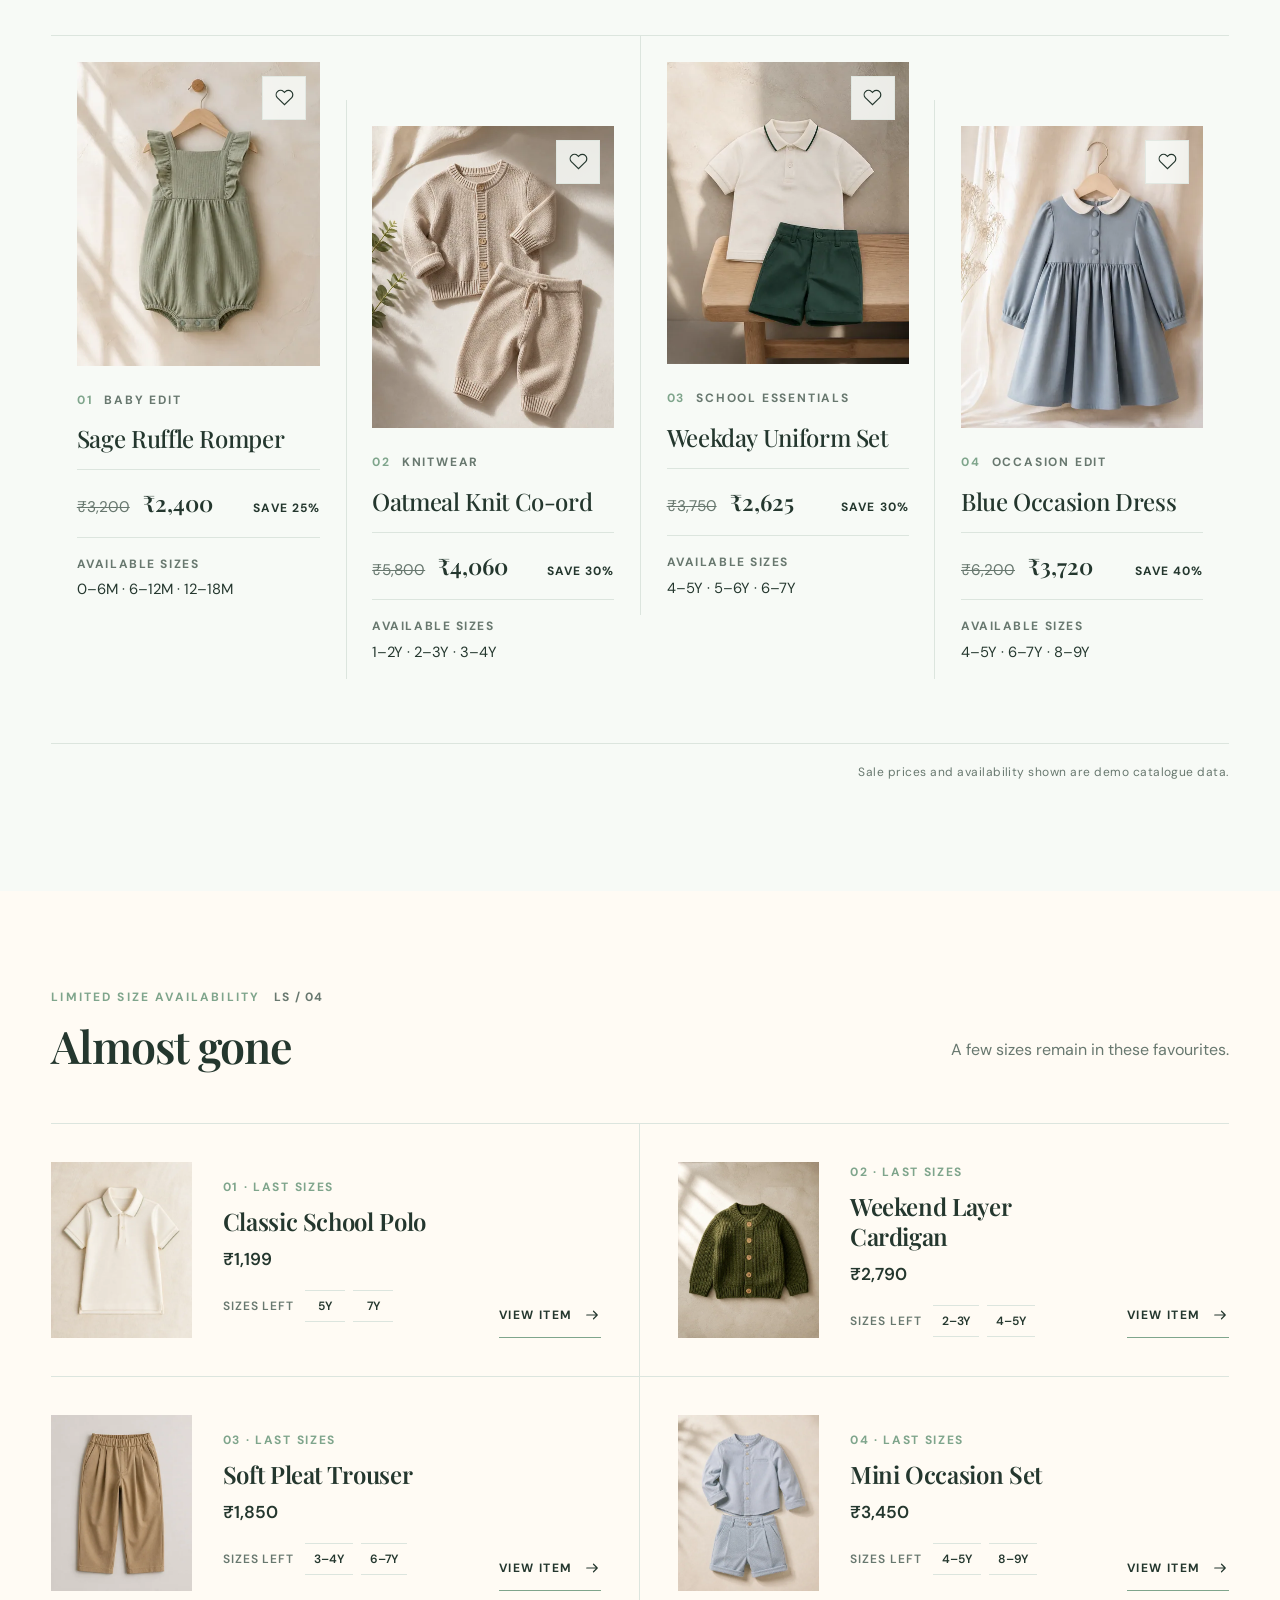
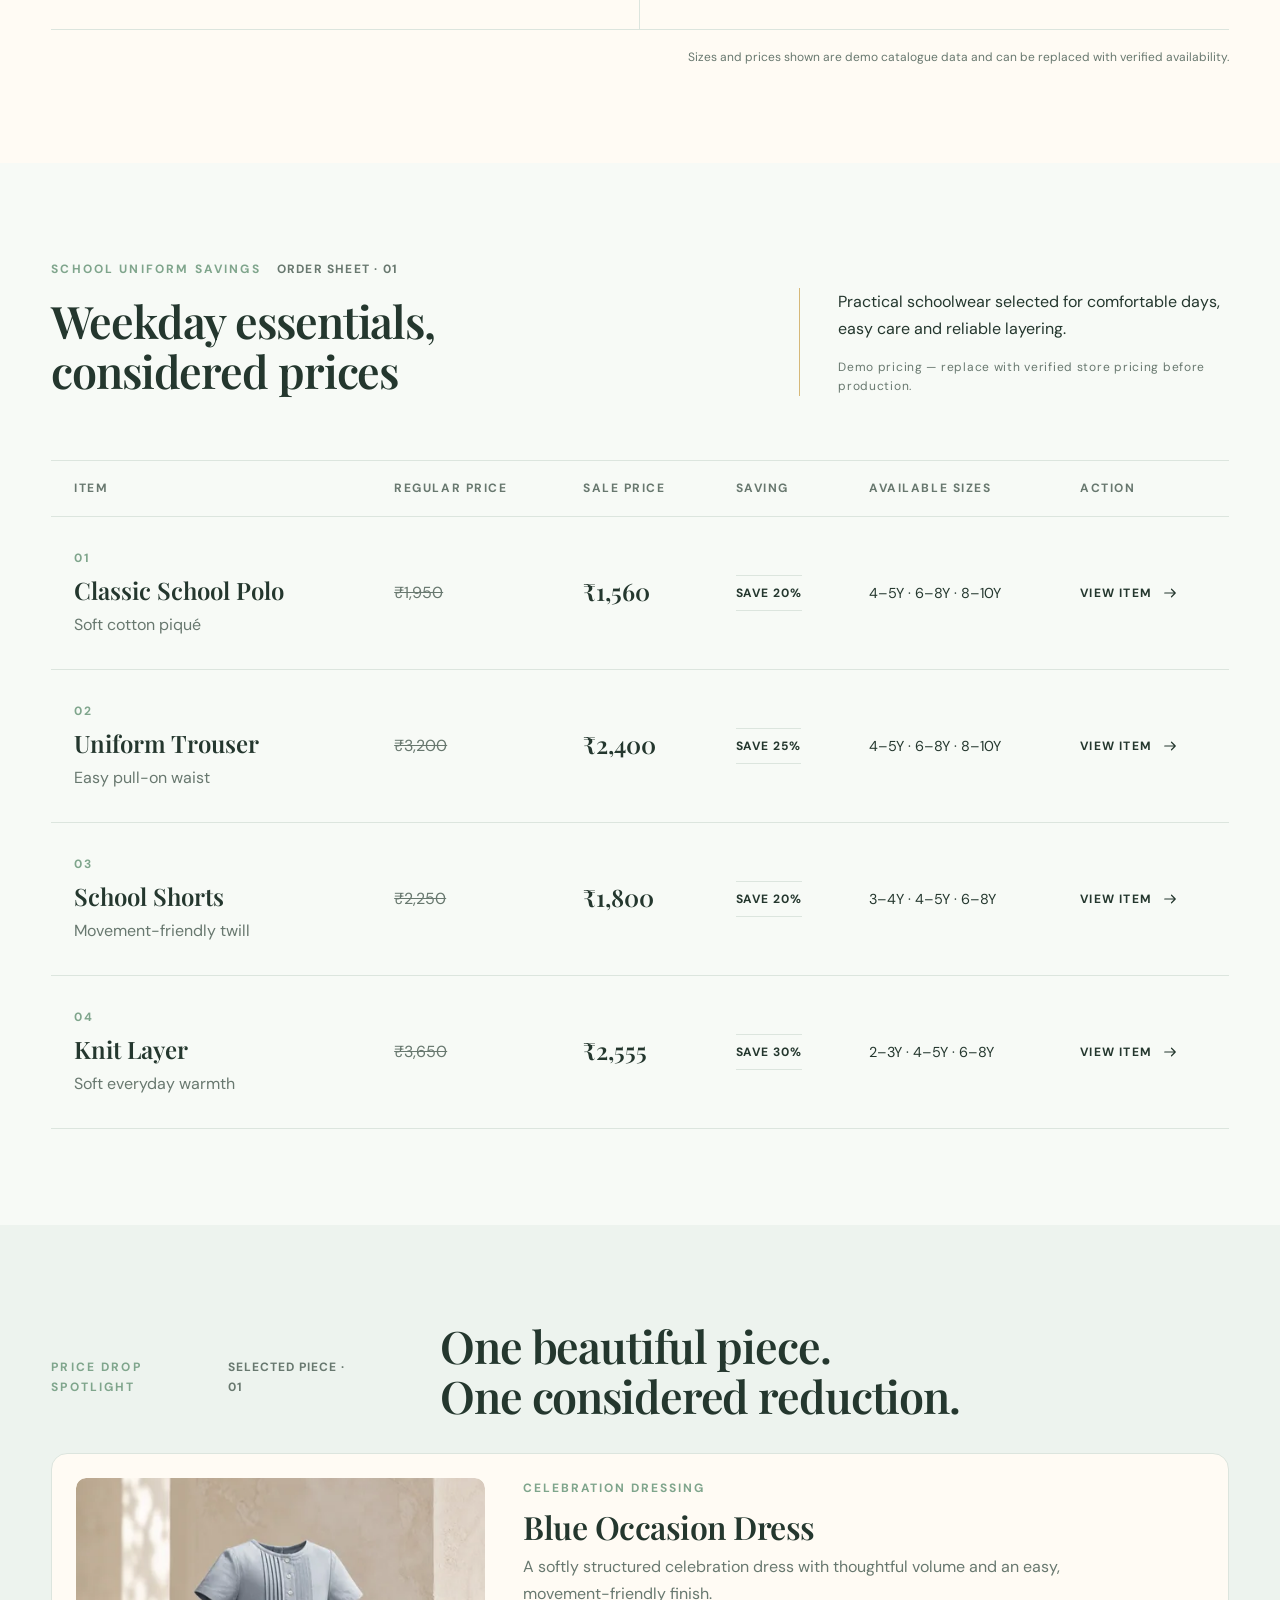
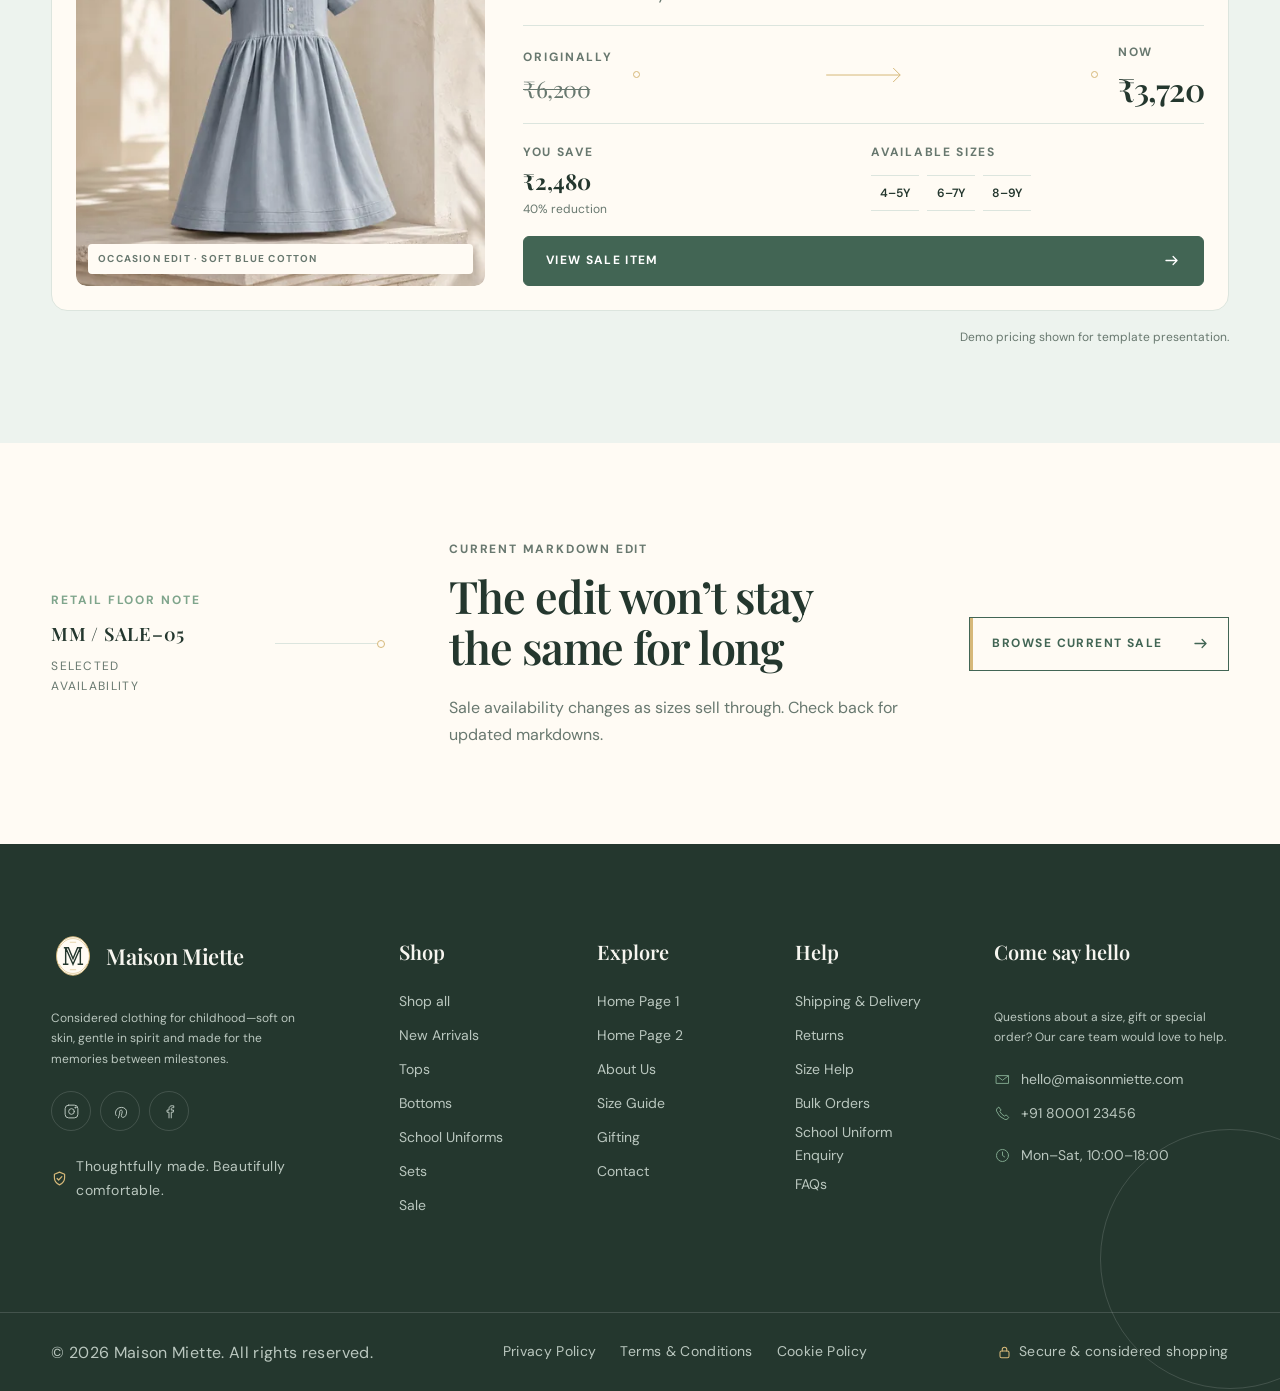
<file: pages/sale.html>
<!doctype html>
<html lang="en" dir="ltr">
<head>
  <meta charset="utf-8"><meta name="viewport" content="width=device-width, initial-scale=1">
  <meta name="description" content="Maison Miette — considered clothing for little lives.">
  <title>Maison Miette | Baby &amp; Kids Clothing</title>
  <link rel="stylesheet" href="../assets/css/style.css"><link rel="stylesheet" href="../assets/css/dark-mode.css"><link rel="stylesheet" href="../assets/css/rtl.css">
  <script src="../assets/js/main.js?v=4" defer></script>
  <link rel="preload" as="image" href="../assets/images/optimized/sale-markdown-edit-hero-v1-960.webp" imagesrcset="../assets/images/optimized/sale-markdown-edit-hero-v1-480.webp 480w, ../assets/images/optimized/sale-markdown-edit-hero-v1-960.webp 960w, ../assets/images/optimized/sale-markdown-edit-hero-v1-1536.webp 1536w" imagesizes="(max-width: 1023px) 100vw, 58vw" fetchpriority="high">
<link rel="icon" href="../favicon.ico" sizes="16x16 32x32">
<link rel="icon" type="image/png" sizes="32x32" href="../assets/favicon-32.png">
<link rel="icon" type="image/svg+xml" href="../assets/favicon.svg?v=2">
</head>
<body>
  <header class="site-header" data-header>
    <div class="header-shell">
      <a class="brand" href="Homepage1.html" aria-label="Maison Miette home">
        <span class="brand-mark" aria-hidden="true"><svg class="miette-logo" viewBox="0 0 48 48"><ellipse class="miette-frame" cx="24" cy="24" rx="18" ry="21"/><path class="miette-thread" d="M9 15C13 8 18 5 24 5s11 3 15 10M9 33c4 7 9 10 15 10s11-3 15-10"/><path class="miette-monogram" d="M13 33h6m10 0h6M14 15h5l5 12 5-12h5M16 33V15l8 18 8-18v18"/><path class="miette-thread" d="M21 9h6M21 39h6"/></svg></span>
        <span class="brand-copy"><span class="brand-name">Maison Miette</span><span class="brand-tagline">Little lives, beautifully dressed</span></span>
      </a>
      <nav class="primary-nav" id="primary-navigation" aria-label="Primary navigation">
        <div class="nav-inner">
          <div class="nav-item nav-dropdown" data-dropdown>
            <button class="nav-link is-active dropdown-trigger" type="button" aria-expanded="false" aria-controls="home-menu">Home <svg class="chevron" viewBox="0 0 16 16" aria-hidden="true"><path d="m4 6 4 4 4-4"/></svg></button>
            <div class="dropdown-menu" id="home-menu" role="menu">
              <a class="dropdown-link is-current" href="Homepage1.html" role="menuitem" aria-current="page"><span>Home Page 1</span><i aria-hidden="true"></i></a>
              <a class="dropdown-link" href="Homepage2.html" role="menuitem">Home Page 2</a>
            </div>
          </div>
          <a class="nav-link" href="about.html">About Us</a><a class="nav-link" href="shop.html">Shop</a><a class="nav-link" href="size-guide.html">Size Guide</a><a class="nav-link" href="gifting.html">Gifting</a><a class="nav-link sale-link" href="sale.html">Sale</a><a class="nav-link" href="contact.html">Contact</a>
        </div>
        <div class="mobile-utilities">
          <button class="mobile-action" type="button" data-theme-toggle aria-label="Switch to dark mode"><span>Dark mode</span><svg viewBox="0 0 24 24" aria-hidden="true"><path d="M20.5 14.2A8.5 8.5 0 0 1 9.8 3.5 8.5 8.5 0 1 0 20.5 14.2Z"/></svg></button>
          <button class="mobile-action" type="button" data-direction-toggle aria-label="Switch to right-to-left layout"><span>RTL layout</span><svg viewBox="0 0 24 24" aria-hidden="true"><path d="M4 6h16M4 12h10M4 18h16M17 9l3 3-3 3"/></svg></button>
          <a class="mobile-action" href="#wishlist"><span>Wishlist <b class="mobile-wishlist-count" data-wishlist-count>0</b></span><svg viewBox="0 0 24 24" aria-hidden="true"><path d="M20.8 4.6a5.5 5.5 0 0 0-7.8 0L12 5.7l-1.1-1.1a5.5 5.5 0 0 0-7.8 7.8L12 21l8.9-8.6a5.5 5.5 0 0 0-.1-7.8Z"/></svg></a>
          <a class="header-cta mobile-cta" href="shop.html">Shop Collection</a>
        </div>
      </nav>
      <div class="header-actions">
        <button class="icon-button desktop-action" type="button" data-theme-toggle aria-label="Switch to dark mode"><svg class="moon-icon" viewBox="0 0 24 24" aria-hidden="true"><path d="M20.5 14.2A8.5 8.5 0 0 1 9.8 3.5 8.5 8.5 0 1 0 20.5 14.2Z"/></svg><svg class="sun-icon" viewBox="0 0 24 24" aria-hidden="true"><circle cx="12" cy="12" r="4"/><path d="M12 2v2m0 16v2M4.9 4.9l1.4 1.4m11.4 11.4 1.4 1.4M2 12h2m16 0h2M4.9 19.1l1.4-1.4M17.7 6.3l1.4-1.4"/></svg></button>
        <button class="icon-button direction-button desktop-action" type="button" data-direction-toggle aria-label="Switch to right-to-left layout">RTL</button>
        <a class="icon-button desktop-action" href="#wishlist" data-wishlist-link aria-label="Wishlist, 0 items"><svg viewBox="0 0 24 24" aria-hidden="true"><path d="M20.8 4.6a5.5 5.5 0 0 0-7.8 0L12 5.7l-1.1-1.1a5.5 5.5 0 0 0-7.8 7.8L12 21l8.9-8.6a5.5 5.5 0 0 0-.1-7.8Z"/></svg><b data-wishlist-count>0</b></a>
        <a class="icon-button cart-button" href="#cart" aria-label="Shopping cart, 0 items"><svg viewBox="0 0 24 24" aria-hidden="true"><path d="M3 4h2l2.4 11.2a2 2 0 0 0 2 1.6h7.8a2 2 0 0 0 2-1.6L21 8H6"/><circle cx="10" cy="20" r="1"/><circle cx="18" cy="20" r="1"/></svg><b>0</b></a>
        <a class="header-cta desktop-action" href="shop.html">Shop Collection</a>
        <button class="menu-toggle" type="button" aria-label="Open navigation" aria-expanded="false" aria-controls="primary-navigation" data-menu-toggle><span></span><span></span><span></span></button>
      </div>
    </div>
  </header>
  <main class="sale-main">
    <section class="sale-introduction" aria-labelledby="sale-introduction-title">
      <div class="sale-introduction-shell">
        <nav class="sale-breadcrumb" aria-label="Breadcrumb">
          <ol><li><a href="Homepage1.html">Home</a></li><li aria-hidden="true">/</li><li aria-current="page">Sale</li></ol>
        </nav>
        <div class="sale-ledger">
          <figure class="sale-ledger-visual"><img src="../assets/images/optimized/sale-markdown-edit-hero-v1-960.webp" alt="Selected children's clothing in sage, ivory and camel displayed on a pale oak boutique rail" srcset="../assets/images/optimized/sale-markdown-edit-hero-v1-480.webp 480w, ../assets/images/optimized/sale-markdown-edit-hero-v1-960.webp 960w, ../assets/images/optimized/sale-markdown-edit-hero-v1-1536.webp 1536w" sizes="(max-width: 1023px) 100vw, 58vw" width="1536" height="1024" loading="eager" decoding="async" fetchpriority="high"></figure>
          <div class="sale-ledger-code" aria-hidden="true">
            <span>Markdown ledger</span>
            <strong>MM–SL<br>08.26</strong>
            <small>Selected edit</small>
          </div>
          <div class="sale-ledger-copy">
            <span class="sale-ledger-label"><i></i>The Markdown Edit</span>
            <h1 id="sale-introduction-title">Beautiful pieces, considered prices</h1>
            <p>Discover a considered selection of Baby &amp; Kids clothing at reduced prices, chosen with the same attention to comfort, quality and everyday wear.</p>
          </div>
          <aside class="sale-ledger-meta" aria-label="Sale availability note">
            <span class="sale-percent-mark" aria-hidden="true">%</span>
            <div><small>Collection note</small><strong>Selected reductions</strong></div>
            <p>Limited styles <i aria-hidden="true">•</i> While selected stock lasts</p>
          </aside>
          <div class="sale-ledger-rule" aria-hidden="true"><span></span><i></i><span></span></div>
        </div>
      </div>
    </section>
    <section class="sale-discount-index" aria-label="Sale navigation">
      <div class="sale-discount-index-shell">
        <div class="sale-discount-index-label"><span>Markdown index</span><small data-sale-index-status aria-live="polite">All Sale selected</small></div>
        <nav class="sale-discount-nav" aria-label="Browse sale by discount" data-sale-index>
          <button type="button" aria-pressed="true" data-sale-index-option="All Sale"><i aria-hidden="true">00</i><span>All Sale</span></button>
          <button type="button" aria-pressed="false" data-sale-index-option="Under 20%"><i aria-hidden="true">&lt;20</i><span>Under 20%</span></button>
          <button type="button" aria-pressed="false" data-sale-index-option="20–30% Off"><i aria-hidden="true">20—30</i><span>20–30% Off</span></button>
          <button type="button" aria-pressed="false" data-sale-index-option="30–40% Off"><i aria-hidden="true">30—40</i><span>30–40% Off</span></button>
          <button type="button" aria-pressed="false" data-sale-index-option="40%+ Off"><i aria-hidden="true">40+</i><span>40%+ Off</span></button>
          <button type="button" aria-pressed="false" data-sale-index-option="School Uniform Offers"><i aria-hidden="true">SU</i><span>School Uniform Offers</span></button>
          <button type="button" aria-pressed="false" data-sale-index-option="Last Sizes"><i aria-hidden="true">LS</i><span>Last Sizes</span></button>
        </nav>
      </div>
    </section>
    <section class="sale-best-value" id="best-value" aria-labelledby="sale-best-value-title">
      <div class="sale-best-value-shell">
        <header class="sale-best-value-header">
          <div>
            <span class="sale-best-value-label">Best value edit <i aria-hidden="true">01—04</i></span>
            <h2 id="sale-best-value-title">Considered pieces.<br>Exceptional value.</h2>
          </div>
          <p>A concise edit of beautifully made essentials with the most meaningful reductions. Selected for comfort, versatility and seasons of wear.</p>
        </header>
        <div class="sale-value-board">
          <article class="sale-value-entry">
            <div class="sale-value-media">
              <a href="shop.html" aria-label="View Sage Ruffle Romper"><img src="../assets/images/optimized/sale-best-value-romper-v1-960.webp" alt="Sage green children's ruffle romper arranged on a warm neutral studio backdrop" srcset="../assets/images/optimized/sale-best-value-romper-v1-480.webp 480w, ../assets/images/optimized/sale-best-value-romper-v1-960.webp 960w, ../assets/images/optimized/sale-best-value-romper-v1-1122.webp 1122w" sizes="(max-width: 639px) 100vw, (max-width: 1023px) 50vw, 33vw" width="1122" height="1402" loading="lazy" decoding="async" fetchpriority="auto"></a>
              <button class="product-wishlist sale-value-wishlist" type="button" data-product-name="Sage Ruffle Romper" aria-label="Add Sage Ruffle Romper to wishlist" aria-pressed="false"><svg viewBox="0 0 24 24" aria-hidden="true"><path d="M20.8 4.6a5.5 5.5 0 0 0-7.8 0L12 5.7l-1.1-1.1a5.5 5.5 0 0 0-7.8 7.8l1.1 1.1L12 21l7.8-7.5 1.1-1.1a5.5 5.5 0 0 0-.1-7.8Z"/></svg></button>
            </div>
            <div class="sale-value-copy">
              <span class="sale-value-kicker"><i>01</i> Baby edit</span>
              <h3><a href="shop.html">Sage Ruffle Romper</a></h3>
              <div class="sale-value-pricing"><del>₹3,200</del><strong>₹2,400</strong><span>Save 25%</span></div>
              <p class="sale-value-sizes"><span>Available sizes</span> 0–6M · 6–12M · 12–18M</p>
            </div>
          </article>
          <article class="sale-value-entry">
            <div class="sale-value-media">
              <a href="shop.html" aria-label="View Oatmeal Knit Co-ord"><img src="../assets/images/optimized/sale-best-value-knit-set-v1-960.webp" alt="Oatmeal knit cardigan and matching children's trousers arranged as a coordinated set" srcset="../assets/images/optimized/sale-best-value-knit-set-v1-480.webp 480w, ../assets/images/optimized/sale-best-value-knit-set-v1-960.webp 960w, ../assets/images/optimized/sale-best-value-knit-set-v1-1122.webp 1122w" sizes="(max-width: 639px) 100vw, (max-width: 1023px) 50vw, 33vw" width="1122" height="1402" loading="lazy" decoding="async" fetchpriority="auto"></a>
              <button class="product-wishlist sale-value-wishlist" type="button" data-product-name="Oatmeal Knit Co-ord" aria-label="Add Oatmeal Knit Co-ord to wishlist" aria-pressed="false"><svg viewBox="0 0 24 24" aria-hidden="true"><path d="M20.8 4.6a5.5 5.5 0 0 0-7.8 0L12 5.7l-1.1-1.1a5.5 5.5 0 0 0-7.8 7.8l1.1 1.1L12 21l7.8-7.5 1.1-1.1a5.5 5.5 0 0 0-.1-7.8Z"/></svg></button>
            </div>
            <div class="sale-value-copy">
              <span class="sale-value-kicker"><i>02</i> Knitwear</span>
              <h3><a href="shop.html">Oatmeal Knit Co-ord</a></h3>
              <div class="sale-value-pricing"><del>₹5,800</del><strong>₹4,060</strong><span>Save 30%</span></div>
              <p class="sale-value-sizes"><span>Available sizes</span> 1–2Y · 2–3Y · 3–4Y</p>
            </div>
          </article>
          <article class="sale-value-entry">
            <div class="sale-value-media">
              <a href="shop.html" aria-label="View Weekday Uniform Set"><img src="../assets/images/optimized/sale-best-value-uniform-v1-960.webp" alt="Ivory school polo and forest green children's shorts laid out together" srcset="../assets/images/optimized/sale-best-value-uniform-v1-480.webp 480w, ../assets/images/optimized/sale-best-value-uniform-v1-960.webp 960w, ../assets/images/optimized/sale-best-value-uniform-v1-1122.webp 1122w" sizes="(max-width: 639px) 100vw, (max-width: 1023px) 50vw, 33vw" width="1122" height="1402" loading="lazy" decoding="async" fetchpriority="auto"></a>
              <button class="product-wishlist sale-value-wishlist" type="button" data-product-name="Weekday Uniform Set" aria-label="Add Weekday Uniform Set to wishlist" aria-pressed="false"><svg viewBox="0 0 24 24" aria-hidden="true"><path d="M20.8 4.6a5.5 5.5 0 0 0-7.8 0L12 5.7l-1.1-1.1a5.5 5.5 0 0 0-7.8 7.8l1.1 1.1L12 21l7.8-7.5 1.1-1.1a5.5 5.5 0 0 0-.1-7.8Z"/></svg></button>
            </div>
            <div class="sale-value-copy">
              <span class="sale-value-kicker"><i>03</i> School essentials</span>
              <h3><a href="shop.html">Weekday Uniform Set</a></h3>
              <div class="sale-value-pricing"><del>₹3,750</del><strong>₹2,625</strong><span>Save 30%</span></div>
              <p class="sale-value-sizes"><span>Available sizes</span> 4–5Y · 5–6Y · 6–7Y</p>
            </div>
          </article>
          <article class="sale-value-entry">
            <div class="sale-value-media">
              <a href="shop.html" aria-label="View Blue Occasion Dress"><img src="../assets/images/optimized/sale-best-value-occasion-v1-960.webp" alt="Dusty blue children's occasion dress displayed against a softly textured neutral background" srcset="../assets/images/optimized/sale-best-value-occasion-v1-480.webp 480w, ../assets/images/optimized/sale-best-value-occasion-v1-960.webp 960w, ../assets/images/optimized/sale-best-value-occasion-v1-1122.webp 1122w" sizes="(max-width: 639px) 100vw, (max-width: 1023px) 50vw, 33vw" width="1122" height="1402" loading="lazy" decoding="async" fetchpriority="auto"></a>
              <button class="product-wishlist sale-value-wishlist" type="button" data-product-name="Blue Occasion Dress" aria-label="Add Blue Occasion Dress to wishlist" aria-pressed="false"><svg viewBox="0 0 24 24" aria-hidden="true"><path d="M20.8 4.6a5.5 5.5 0 0 0-7.8 0L12 5.7l-1.1-1.1a5.5 5.5 0 0 0-7.8 7.8l1.1 1.1L12 21l7.8-7.5 1.1-1.1a5.5 5.5 0 0 0-.1-7.8Z"/></svg></button>
            </div>
            <div class="sale-value-copy">
              <span class="sale-value-kicker"><i>04</i> Occasion edit</span>
              <h3><a href="shop.html">Blue Occasion Dress</a></h3>
              <div class="sale-value-pricing"><del>₹6,200</del><strong>₹3,720</strong><span>Save 40%</span></div>
              <p class="sale-value-sizes"><span>Available sizes</span> 4–5Y · 6–7Y · 8–9Y</p>
            </div>
          </article>
        </div>
        <p class="sale-value-note">Sale prices and availability shown are demo catalogue data.</p>
      </div>
    </section>
    <section class="sale-last-sizes" id="last-sizes" aria-labelledby="sale-last-sizes-title">
      <div class="sale-last-sizes-shell">
        <header class="sale-last-sizes-header">
          <div>
            <span>Limited size availability <i aria-hidden="true">LS / 04</i></span>
            <h2 id="sale-last-sizes-title">Almost gone</h2>
          </div>
          <p>A few sizes remain in these favourites.</p>
        </header>
        <div class="sale-size-ledger">
          <article class="sale-size-row">
            <a class="sale-size-image" href="shop.html#classic-school-polo" aria-label="View Classic School Polo"><img src="../assets/images/optimized/sale-last-sizes-polo-v1-960.webp" alt="Cream children's school polo with subtle sage trim" srcset="../assets/images/optimized/sale-last-sizes-polo-v1-480.webp 480w, ../assets/images/optimized/sale-last-sizes-polo-v1-960.webp 960w, ../assets/images/optimized/sale-last-sizes-polo-v1-1122.webp 1122w" sizes="(max-width: 639px) 100vw, (max-width: 1023px) 50vw, 33vw" width="1122" height="1402" loading="lazy" decoding="async" fetchpriority="auto"></a>
            <div class="sale-size-details">
              <span class="sale-size-index">01 · Last sizes</span>
              <h3><a href="shop.html#classic-school-polo">Classic School Polo</a></h3>
              <strong class="sale-size-price">₹1,199</strong>
              <div class="sale-size-remaining" aria-label="Sizes left: 5 years and 7 years"><span>Sizes left</span><b>5Y</b><b>7Y</b></div>
            </div>
            <a class="sale-size-link" href="shop.html#classic-school-polo"><span>View Item</span><svg viewBox="0 0 24 24" aria-hidden="true"><path d="M5 12h14M14 7l5 5-5 5"/></svg></a>
          </article>
          <article class="sale-size-row">
            <a class="sale-size-image" href="shop.html#weekend-layer-cardigan" aria-label="View Weekend Layer Cardigan"><img src="../assets/images/optimized/sale-last-sizes-cardigan-v1-960.webp" alt="Moss green chunky-knit children's cardigan with wooden buttons" srcset="../assets/images/optimized/sale-last-sizes-cardigan-v1-480.webp 480w, ../assets/images/optimized/sale-last-sizes-cardigan-v1-960.webp 960w, ../assets/images/optimized/sale-last-sizes-cardigan-v1-1122.webp 1122w" sizes="(max-width: 639px) 100vw, (max-width: 1023px) 50vw, 33vw" width="1122" height="1402" loading="lazy" decoding="async" fetchpriority="auto"></a>
            <div class="sale-size-details">
              <span class="sale-size-index">02 · Last sizes</span>
              <h3><a href="shop.html#weekend-layer-cardigan">Weekend Layer Cardigan</a></h3>
              <strong class="sale-size-price">₹2,790</strong>
              <div class="sale-size-remaining" aria-label="Sizes left: 2 to 3 years and 4 to 5 years"><span>Sizes left</span><b>2–3Y</b><b>4–5Y</b></div>
            </div>
            <a class="sale-size-link" href="shop.html#weekend-layer-cardigan"><span>View Item</span><svg viewBox="0 0 24 24" aria-hidden="true"><path d="M5 12h14M14 7l5 5-5 5"/></svg></a>
          </article>
          <article class="sale-size-row">
            <a class="sale-size-image" href="shop.html#soft-pleat-trouser" aria-label="View Soft Pleat Trouser"><img src="../assets/images/optimized/sale-last-sizes-trouser-v1-960.webp" alt="Camel beige children's pleated pull-on trousers" srcset="../assets/images/optimized/sale-last-sizes-trouser-v1-480.webp 480w, ../assets/images/optimized/sale-last-sizes-trouser-v1-960.webp 960w, ../assets/images/optimized/sale-last-sizes-trouser-v1-1122.webp 1122w" sizes="(max-width: 639px) 100vw, (max-width: 1023px) 50vw, 33vw" width="1122" height="1402" loading="lazy" decoding="async" fetchpriority="auto"></a>
            <div class="sale-size-details">
              <span class="sale-size-index">03 · Last sizes</span>
              <h3><a href="shop.html#soft-pleat-trouser">Soft Pleat Trouser</a></h3>
              <strong class="sale-size-price">₹1,850</strong>
              <div class="sale-size-remaining" aria-label="Sizes left: 3 to 4 years and 6 to 7 years"><span>Sizes left</span><b>3–4Y</b><b>6–7Y</b></div>
            </div>
            <a class="sale-size-link" href="shop.html#soft-pleat-trouser"><span>View Item</span><svg viewBox="0 0 24 24" aria-hidden="true"><path d="M5 12h14M14 7l5 5-5 5"/></svg></a>
          </article>
          <article class="sale-size-row">
            <a class="sale-size-image" href="shop.html#mini-occasion-set" aria-label="View Mini Occasion Set"><img src="../assets/images/optimized/sale-last-sizes-occasion-v1-960.webp" alt="Dusty blue children's collarless shirt and textured shorts occasion set" srcset="../assets/images/optimized/sale-last-sizes-occasion-v1-480.webp 480w, ../assets/images/optimized/sale-last-sizes-occasion-v1-960.webp 960w, ../assets/images/optimized/sale-last-sizes-occasion-v1-1122.webp 1122w" sizes="(max-width: 639px) 100vw, (max-width: 1023px) 50vw, 33vw" width="1122" height="1402" loading="lazy" decoding="async" fetchpriority="auto"></a>
            <div class="sale-size-details">
              <span class="sale-size-index">04 · Last sizes</span>
              <h3><a href="shop.html#mini-occasion-set">Mini Occasion Set</a></h3>
              <strong class="sale-size-price">₹3,450</strong>
              <div class="sale-size-remaining" aria-label="Sizes left: 4 to 5 years and 8 to 9 years"><span>Sizes left</span><b>4–5Y</b><b>8–9Y</b></div>
            </div>
            <a class="sale-size-link" href="shop.html#mini-occasion-set"><span>View Item</span><svg viewBox="0 0 24 24" aria-hidden="true"><path d="M5 12h14M14 7l5 5-5 5"/></svg></a>
          </article>
        </div>
        <p class="sale-last-sizes-note">Sizes and prices shown are demo catalogue data and can be replaced with verified availability.</p>
      </div>
    </section>
    <section class="sale-uniform-savings" id="school-uniform-savings" aria-labelledby="sale-uniform-savings-title">
      <div class="sale-uniform-savings-shell">
        <header class="sale-uniform-savings-header">
          <div>
            <span class="sale-uniform-savings-label">School uniform savings <i aria-hidden="true">Order sheet · 01</i></span>
            <h2 id="sale-uniform-savings-title">Weekday essentials,<br>considered prices</h2>
          </div>
          <div class="sale-uniform-savings-intro">
            <p>Practical schoolwear selected for comfortable days, easy care and reliable layering.</p>
            <span>Demo pricing — replace with verified store pricing before production.</span>
          </div>
        </header>
        <div class="sale-uniform-table-wrap" tabindex="0" role="region" aria-label="Scrollable school uniform savings table">
          <table class="sale-uniform-table">
            <caption>Demo regular and sale prices for selected school uniform items</caption>
            <thead>
              <tr>
                <th scope="col">Item</th>
                <th scope="col">Regular Price</th>
                <th scope="col">Sale Price</th>
                <th scope="col">Saving</th>
                <th scope="col">Available Sizes</th>
                <th scope="col">Action</th>
              </tr>
            </thead>
            <tbody>
              <tr>
                <th scope="row"><span>01</span><a href="shop.html#classic-school-polo">Classic School Polo</a><small>Soft cotton piqué</small></th>
                <td><del>₹1,950</del></td>
                <td><strong>₹1,560</strong></td>
                <td><span class="sale-uniform-saving">Save 20%</span></td>
                <td><span class="sale-uniform-sizes">4–5Y · 6–8Y · 8–10Y</span></td>
                <td><a class="sale-uniform-action" href="shop.html#classic-school-polo">View item <svg viewBox="0 0 24 24" aria-hidden="true"><path d="M5 12h14M14 7l5 5-5 5"/></svg></a></td>
              </tr>
              <tr>
                <th scope="row"><span>02</span><a href="shop.html#soft-pleat-trouser">Uniform Trouser</a><small>Easy pull-on waist</small></th>
                <td><del>₹3,200</del></td>
                <td><strong>₹2,400</strong></td>
                <td><span class="sale-uniform-saving">Save 25%</span></td>
                <td><span class="sale-uniform-sizes">4–5Y · 6–8Y · 8–10Y</span></td>
                <td><a class="sale-uniform-action" href="shop.html#soft-pleat-trouser">View item <svg viewBox="0 0 24 24" aria-hidden="true"><path d="M5 12h14M14 7l5 5-5 5"/></svg></a></td>
              </tr>
              <tr>
                <th scope="row"><span>03</span><a href="shop.html#easy-pull-on-shorts">School Shorts</a><small>Movement-friendly twill</small></th>
                <td><del>₹2,250</del></td>
                <td><strong>₹1,800</strong></td>
                <td><span class="sale-uniform-saving">Save 20%</span></td>
                <td><span class="sale-uniform-sizes">3–4Y · 4–5Y · 6–8Y</span></td>
                <td><a class="sale-uniform-action" href="shop.html#easy-pull-on-shorts">View item <svg viewBox="0 0 24 24" aria-hidden="true"><path d="M5 12h14M14 7l5 5-5 5"/></svg></a></td>
              </tr>
              <tr>
                <th scope="row"><span>04</span><a href="shop.html#weekend-layer-cardigan">Knit Layer</a><small>Soft everyday warmth</small></th>
                <td><del>₹3,650</del></td>
                <td><strong>₹2,555</strong></td>
                <td><span class="sale-uniform-saving">Save 30%</span></td>
                <td><span class="sale-uniform-sizes">2–3Y · 4–5Y · 6–8Y</span></td>
                <td><a class="sale-uniform-action" href="shop.html#weekend-layer-cardigan">View item <svg viewBox="0 0 24 24" aria-hidden="true"><path d="M5 12h14M14 7l5 5-5 5"/></svg></a></td>
              </tr>
            </tbody>
          </table>
        </div>
        <p class="sale-uniform-scroll-hint">On smaller screens, swipe across to compare every column.</p>
      </div>
    </section>
    <section class="sale-price-drop" id="price-drop-spotlight" aria-labelledby="sale-price-drop-title">
      <div class="sale-price-drop-shell">
        <header class="sale-price-drop-heading">
          <span>Price drop spotlight <i aria-hidden="true">Selected piece · 01</i></span>
          <h2 id="sale-price-drop-title">One beautiful piece.<br>One considered reduction.</h2>
        </header>
        <div class="sale-price-drop-stage">
          <figure class="sale-price-drop-image">
            <img src="../assets/images/optimized/sale-price-drop-blue-dress-v1-960.webp" alt="Dusty blue children's occasion dress presented on a warm limestone plinth" srcset="../assets/images/optimized/sale-price-drop-blue-dress-v1-480.webp 480w, ../assets/images/optimized/sale-price-drop-blue-dress-v1-960.webp 960w, ../assets/images/optimized/sale-price-drop-blue-dress-v1-1122.webp 1122w" sizes="(max-width: 639px) 100vw, (max-width: 1023px) 50vw, 33vw" width="1122" height="1402" loading="lazy" decoding="async" fetchpriority="auto">
            <figcaption>Occasion edit · Soft blue cotton</figcaption>
          </figure>
          <div class="sale-price-drop-details"><div class="sale-price-drop-product">
            <span class="sale-price-drop-category">Celebration dressing</span>
            <h3>Blue Occasion Dress</h3>
            <p>A softly structured celebration dress with thoughtful volume and an easy, movement-friendly finish.</p>
          </div>
          <div class="sale-price-transition" aria-label="Original price 6,200 rupees, now 3,720 rupees">
            <div class="sale-price-before">
              <span>Originally</span>
              <del>₹6,200</del>
            </div>
            <div class="sale-price-path" aria-hidden="true"><span></span><svg viewBox="0 0 80 20"><path d="M1 10h74M68 3l7 7-7 7"/></svg><i></i></div>
            <div class="sale-price-after">
              <span>Now</span>
              <strong>₹3,720</strong>
            </div>
          </div>
          <div class="sale-price-drop-footer">
            <div class="sale-price-saved"><span>You save</span><strong>₹2,480</strong><small>40% reduction</small></div>
            <div class="sale-price-sizes"><span>Available sizes</span><ul aria-label="Available sizes"><li>4–5Y</li><li>6–7Y</li><li>8–9Y</li></ul></div>
            <a class="sale-price-drop-cta" href="shop.html#mini-occasion-set"><span>View Sale Item</span><svg viewBox="0 0 24 24" aria-hidden="true"><path d="M5 12h14M14 7l5 5-5 5"/></svg></a>
          </div>
          </div><span class="sale-price-drop-reference" aria-hidden="true">MM / PD–01 / 40</span>
        </div>
        <p class="sale-price-drop-note">Demo pricing shown for template presentation.</p>
      </div>
    </section>
    <section class="sale-closing-note" aria-labelledby="sale-closing-note-title">
      <div class="sale-closing-note-shell">
        <div class="sale-closing-reference" aria-label="Sale edit reference">
          <span>Retail floor note</span>
          <strong>MM / SALE–05</strong>
          <small>Selected availability</small>
        </div>
        <div class="sale-closing-rule" aria-hidden="true"><span></span><i></i></div>
        <div class="sale-closing-copy">
          <span>Current markdown edit</span>
          <h2 id="sale-closing-note-title">The edit won’t stay<br>the same for long</h2>
          <p>Sale availability changes as sizes sell through. Check back for updated markdowns.</p>
        </div>
        <a class="sale-closing-action" href="#best-value"><span>Browse Current Sale</span><svg viewBox="0 0 24 24" aria-hidden="true"><path d="M5 12h14M14 7l5 5-5 5"/></svg></a>
      </div>
    </section>
  </main>
  <footer class="site-footer">
    <div class="footer-main"><div class="footer-grid">
      <section class="footer-brand" aria-labelledby="footer-brand-name">
        <a class="brand footer-logo" href="Homepage1.html" aria-label="Maison Miette home"><span class="brand-mark" aria-hidden="true"><svg class="miette-logo" viewBox="0 0 48 48"><ellipse class="miette-frame" cx="24" cy="24" rx="18" ry="21"/><path class="miette-thread" d="M9 15C13 8 18 5 24 5s11 3 15 10M9 33c4 7 9 10 15 10s11-3 15-10"/><path class="miette-monogram" d="M13 33h6m10 0h6M14 15h5l5 12 5-12h5M16 33V15l8 18 8-18v18"/><path class="miette-thread" d="M21 9h6M21 39h6"/></svg></span><span class="brand-name" id="footer-brand-name">Maison Miette</span></a>
        <p>Considered clothing for childhood—soft on skin, gentle in spirit and made for the memories between milestones.</p>
        <div class="footer-socials" aria-label="Social media"><a href="#instagram" aria-label="Instagram"><svg viewBox="0 0 24 24" aria-hidden="true"><rect x="3" y="3" width="18" height="18" rx="5"/><circle cx="12" cy="12" r="4"/><circle cx="17.5" cy="6.5" r=".8"/></svg></a><a href="#pinterest" aria-label="Pinterest"><svg viewBox="0 0 24 24" aria-hidden="true"><path d="M9 21c1-3 1.5-4.8 2-7-.7-1.5 0-4 1.7-4 1.3 0 1.8 1 1.8 2.2 0 1.4-.9 3.4-1.3 5.3-.4 1.6.8 2.8 2.4 2.8 3 0 5-3.7 5-7.8 0-3.2-2.7-6.3-7.4-6.3-5.2 0-8.3 3.9-8.3 7.9 0 1.5.4 3 1.3 3.8"/></svg></a><a href="#facebook" aria-label="Facebook"><svg viewBox="0 0 24 24" aria-hidden="true"><path d="M14.5 21v-8h2.8l.4-3h-3.2V8.1c0-.9.3-1.5 1.6-1.5H18V4a24 24 0 0 0-2.5-.1c-2.5 0-4.2 1.5-4.2 4.3V10H8.5v3h2.8v8"/></svg></a></div>
        <span class="footer-trust"><svg viewBox="0 0 20 20" aria-hidden="true"><path d="M10 2.5 16 5v4.2c0 4-2.4 6.7-6 8.3-3.6-1.6-6-4.3-6-8.3V5l6-2.5Z"/><path d="m7.2 10 1.8 1.8 3.8-4"/></svg>Thoughtfully made. Beautifully comfortable.</span>
      </section>
      <nav class="footer-column" aria-labelledby="footer-shop"><h3 id="footer-shop">Shop</h3><a href="shop.html">Shop all</a><a href="shop.html#new-arrivals">New Arrivals</a><a href="shop.html#tops">Tops</a><a href="shop.html#bottoms">Bottoms</a><a href="shop.html#uniforms">School Uniforms</a><a href="shop.html#sets">Sets</a><a href="sale.html">Sale</a></nav>
      <nav class="footer-column" aria-labelledby="footer-explore"><h3 id="footer-explore">Explore</h3><a href="Homepage1.html">Home Page 1</a><a href="Homepage2.html">Home Page 2</a><a href="about.html">About Us</a><a href="size-guide.html">Size Guide</a><a href="gifting.html">Gifting</a><a href="contact.html">Contact</a></nav>
      <nav class="footer-column" aria-labelledby="footer-help"><h3 id="footer-help">Help</h3><a href="#shipping">Shipping &amp; Delivery</a><a href="#returns">Returns</a><a href="size-guide.html">Size Help</a><a href="contact.html#bulk-orders">Bulk Orders</a><a href="contact.html#uniform-enquiry">School Uniform Enquiry</a><a href="#faqs">FAQs</a></nav>
      <section class="footer-column footer-contact" aria-labelledby="footer-contact"><h3 id="footer-contact">Come say hello</h3><p>Questions about a size, gift or special order? Our care team would love to help.</p><a href="mailto:hello@maisonmiette.com"><svg viewBox="0 0 24 24" aria-hidden="true"><path d="M3.5 6.5h17v11h-17zM4 7l8 6 8-6"/></svg><span>hello@maisonmiette.com</span></a><a href="tel:+918000123456"><svg viewBox="0 0 24 24" aria-hidden="true"><path d="M7 3.5 10 7 8.3 9.2a15 15 0 0 0 6.5 6.5L17 14l3.5 3c.2.2.3.6.1.9-1 2-3.2 3.2-5.4 2.4A19.5 19.5 0 0 1 3.7 8.8C3 6.6 4.1 4.4 6.1 3.4c.3-.1.7-.1.9.1Z"/></svg><span>+91 80001 23456</span></a><span class="contact-hours"><svg viewBox="0 0 24 24" aria-hidden="true"><circle cx="12" cy="12" r="8.5"/><path d="M12 7v5l3 2"/></svg><span>Mon–Sat, 10:00–18:00</span></span></section>
    </div></div>
    <div class="footer-bottom"><div class="footer-bottom-inner"><p>© <span data-current-year>2026</span> Maison Miette. All rights reserved.</p><nav aria-label="Legal"><a href="#privacy">Privacy Policy</a><a href="#terms">Terms &amp; Conditions</a><a href="#cookies">Cookie Policy</a></nav><span class="footer-secure"><svg viewBox="0 0 20 20" aria-hidden="true"><rect x="4" y="8" width="12" height="9" rx="2"/><path d="M7 8V6a3 3 0 0 1 6 0v2"/></svg>Secure &amp; considered shopping</span></div></div>
  </footer>
</body>
</html>
</file>
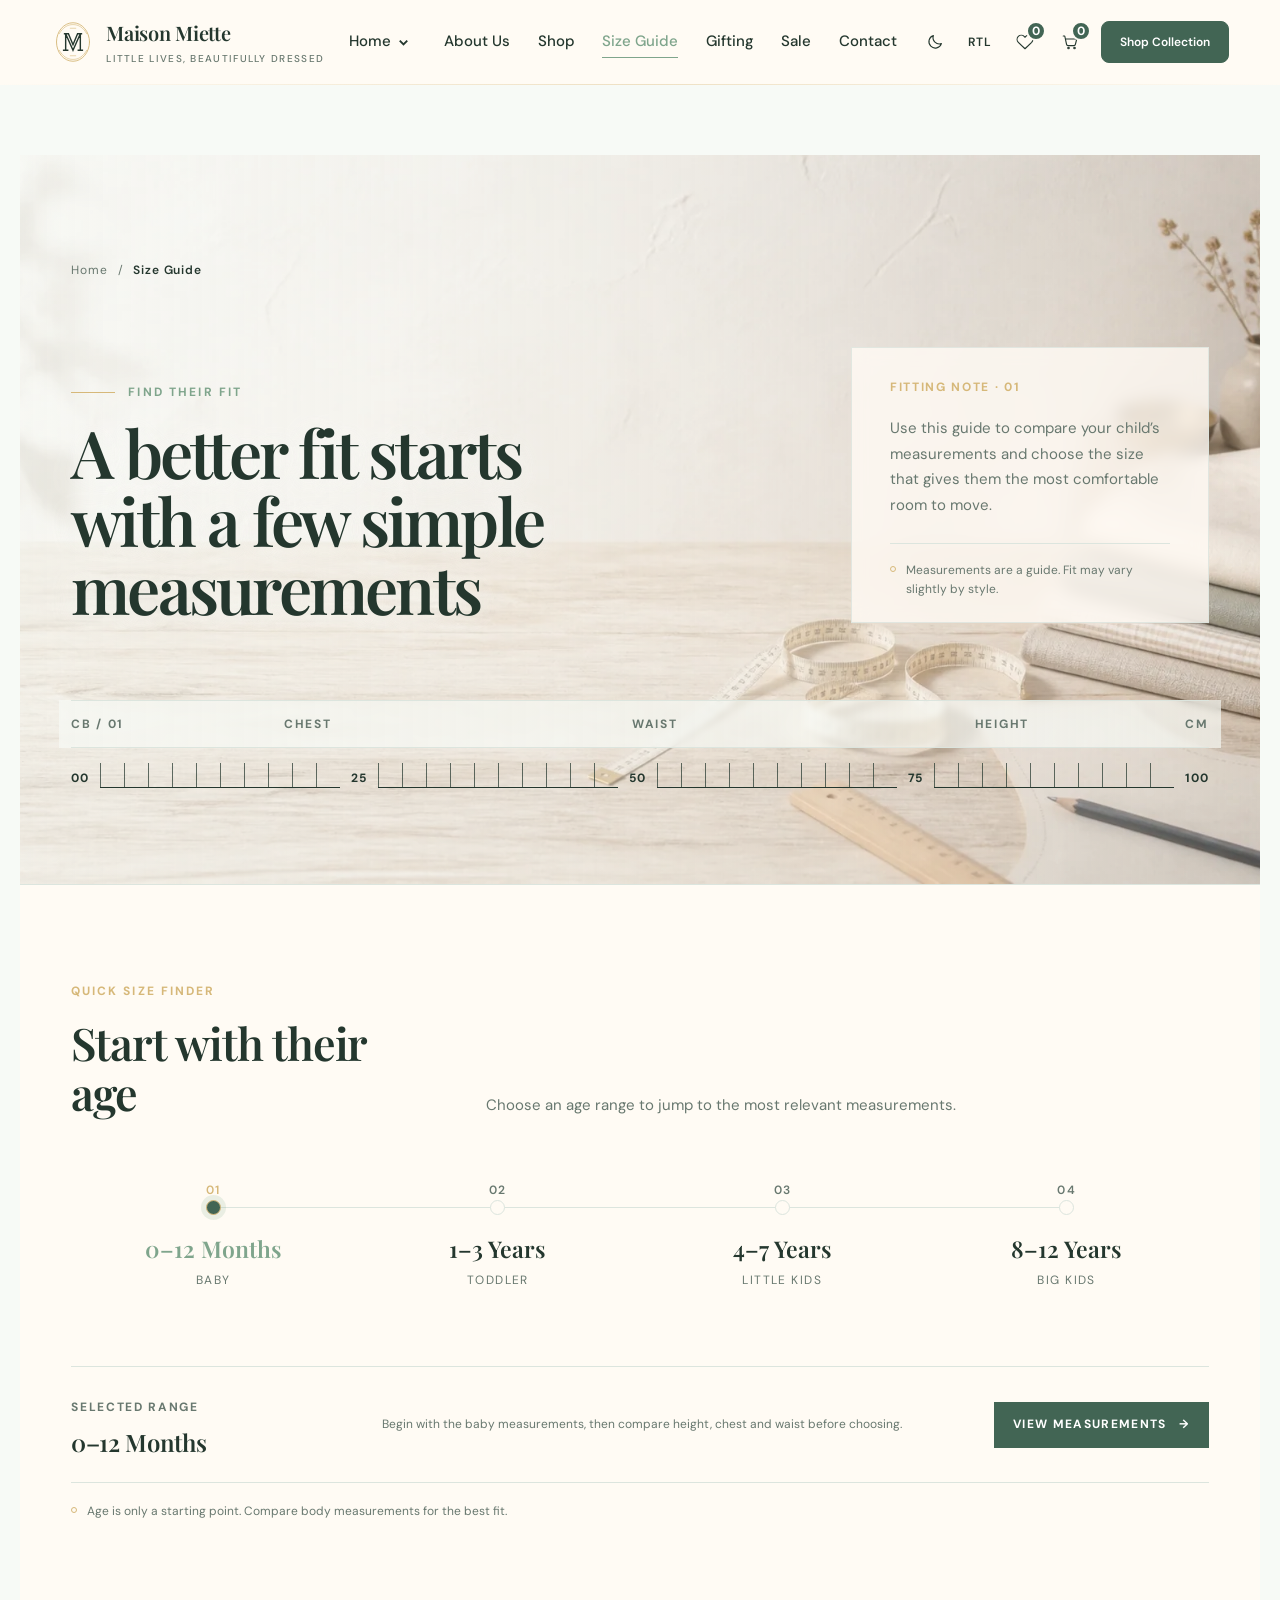
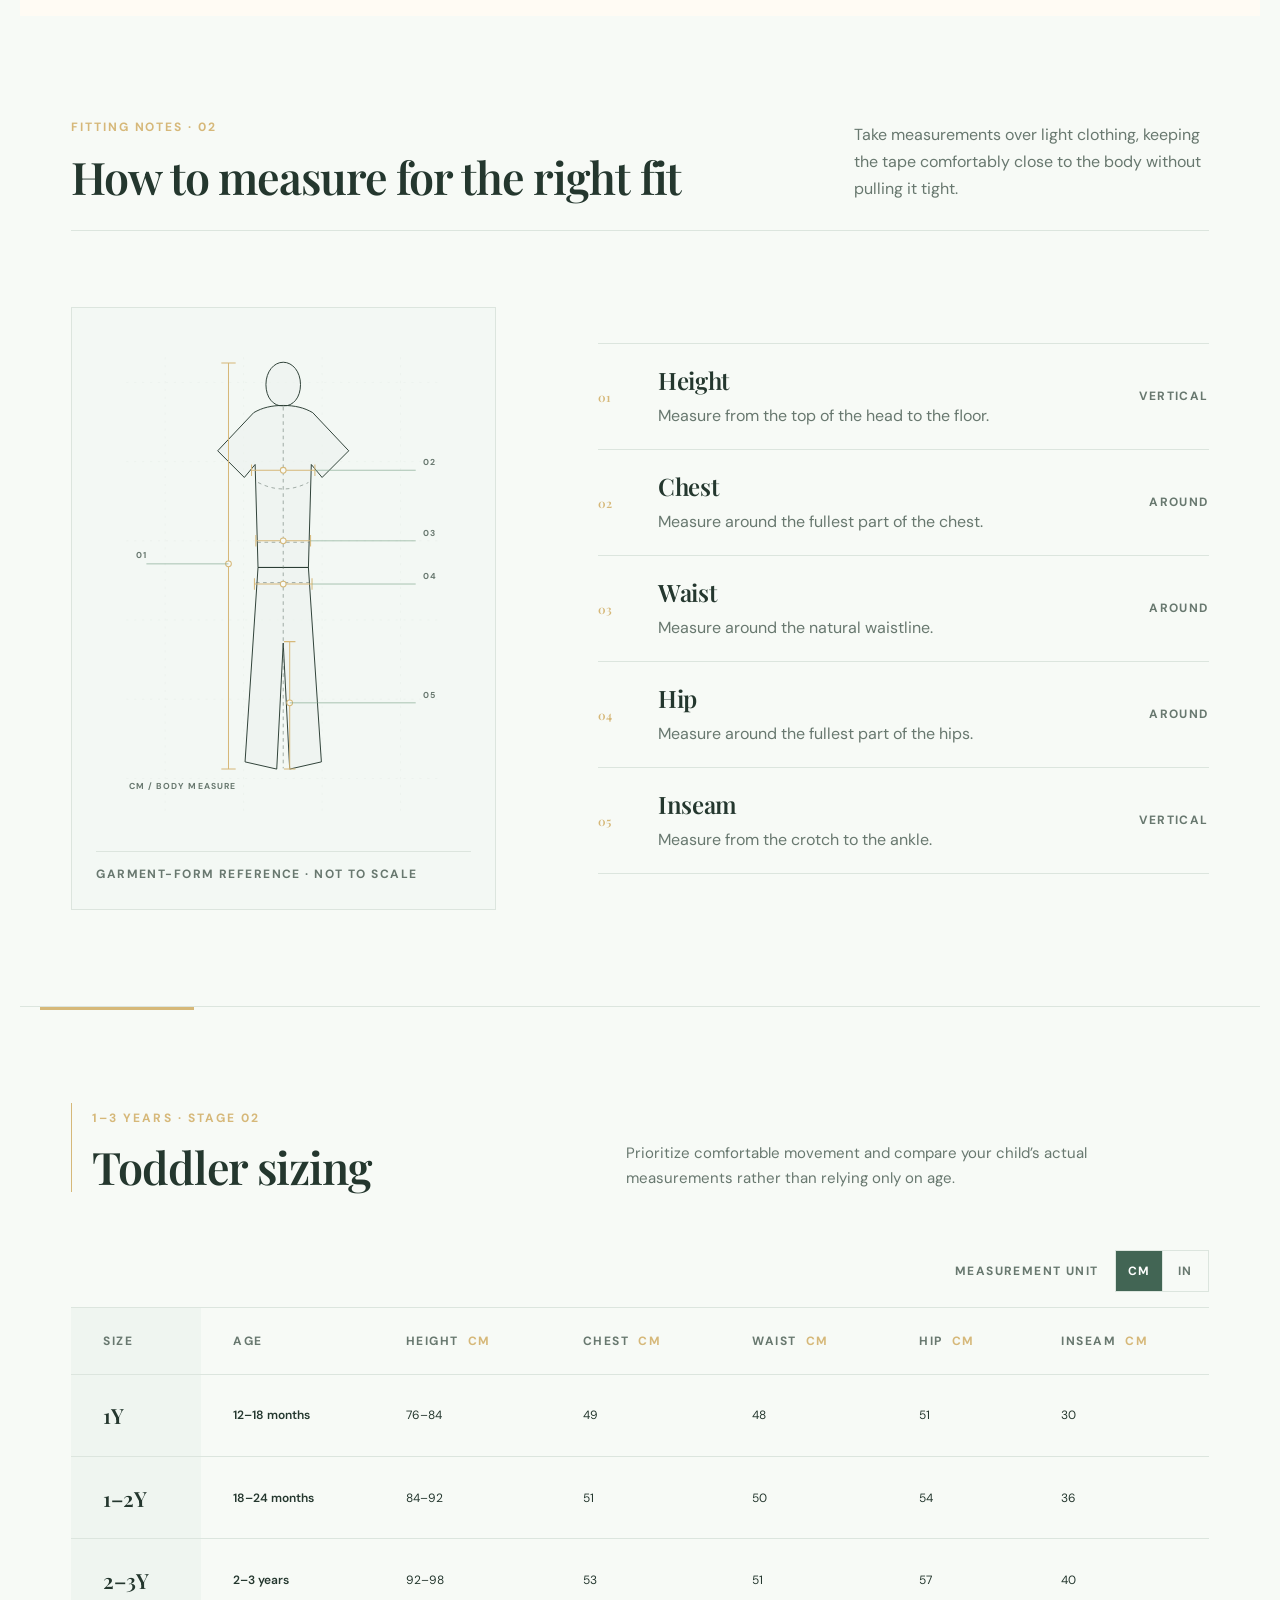
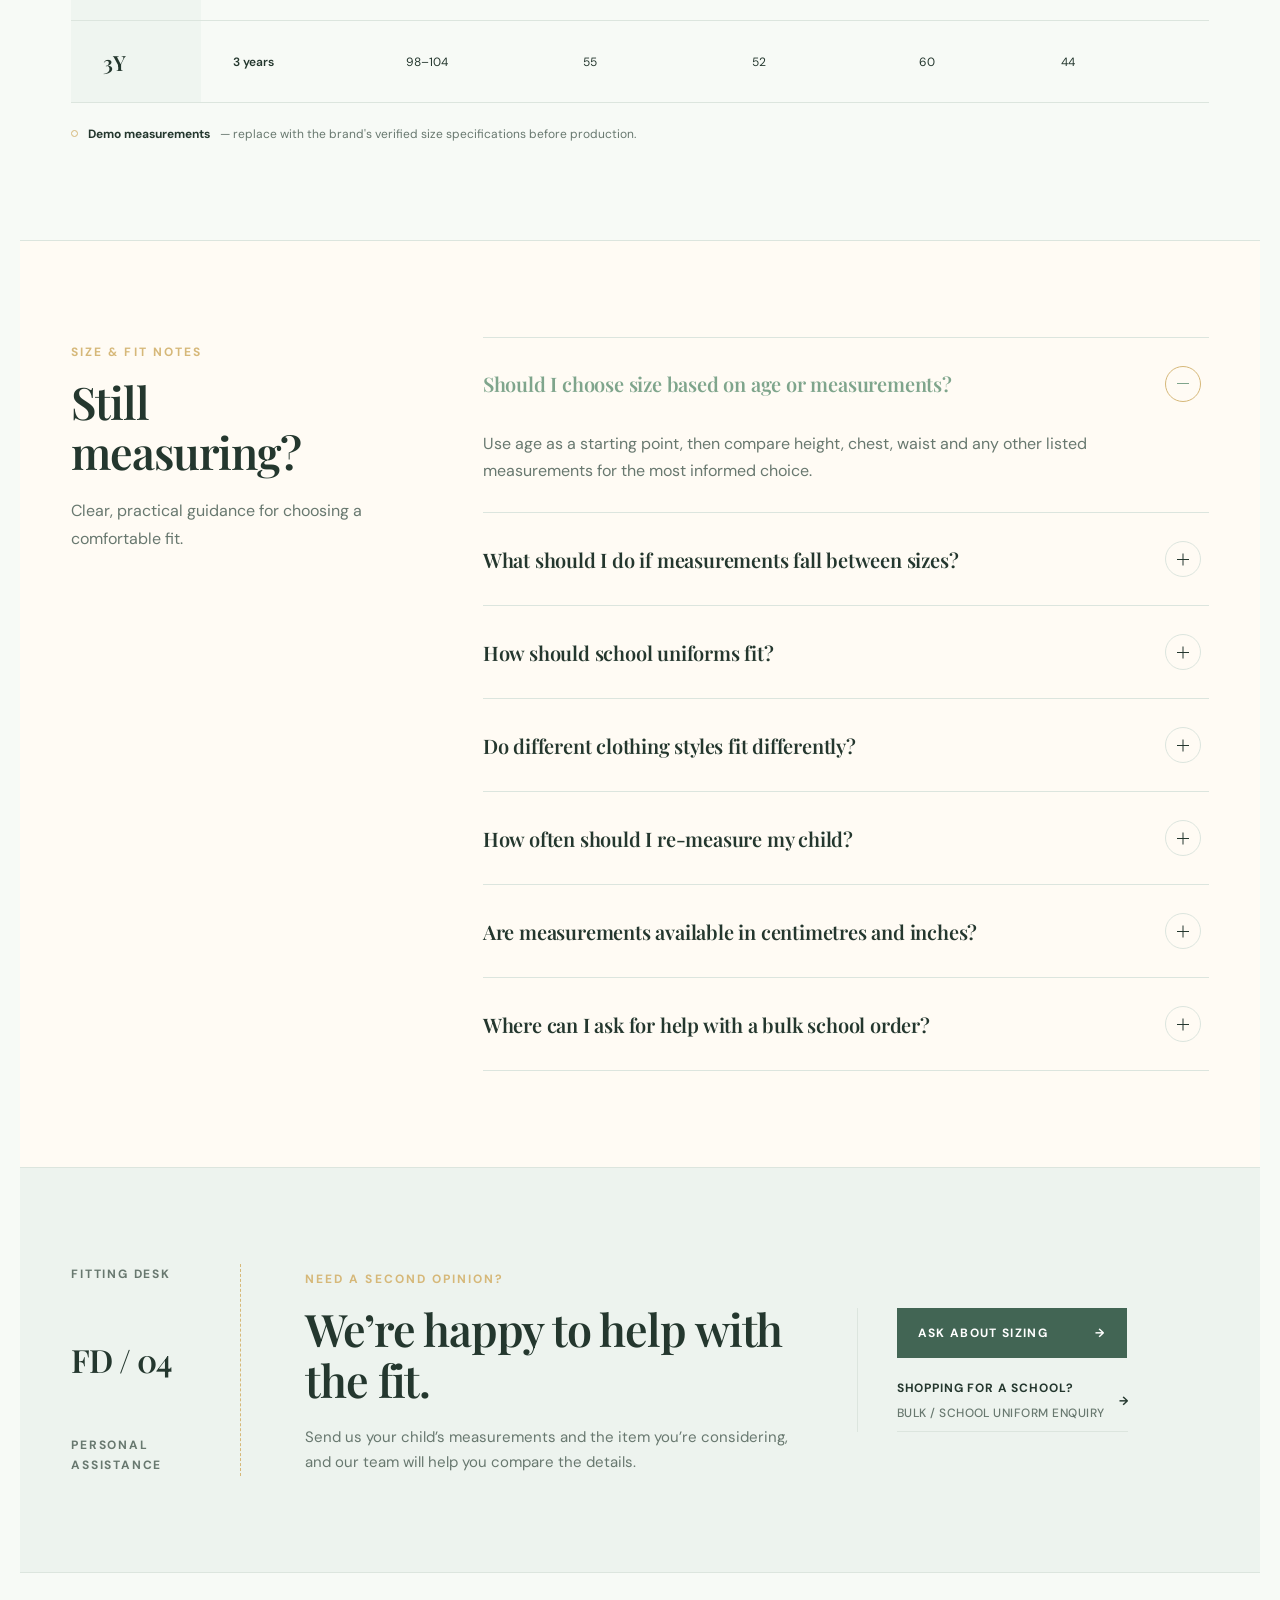
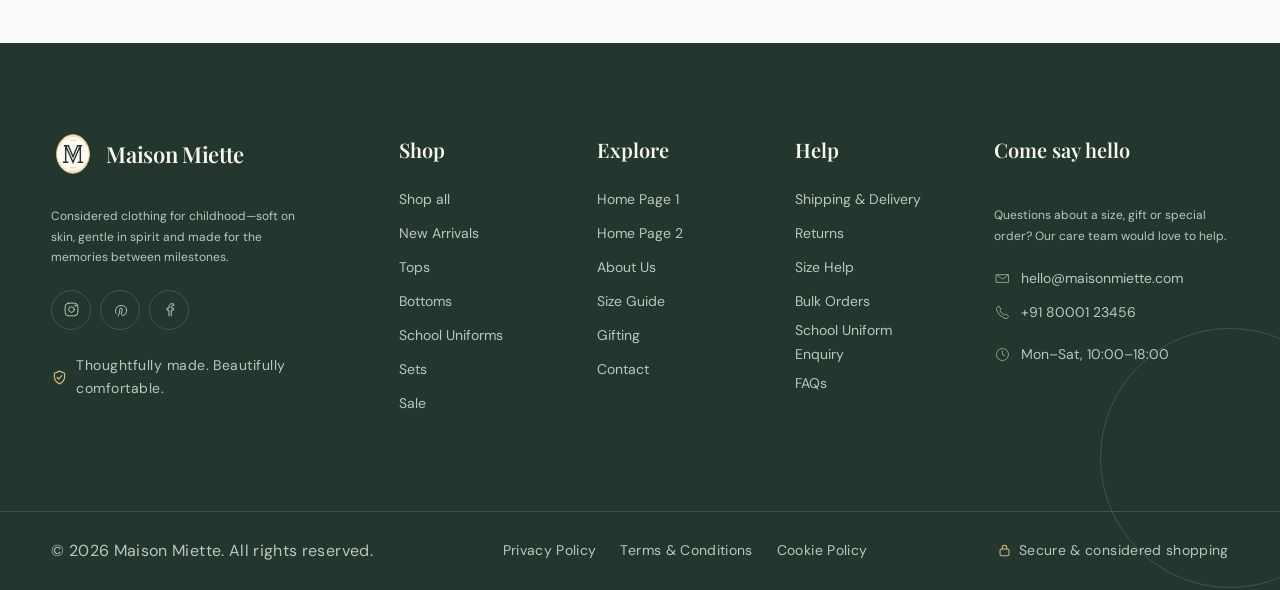
<file: pages/size-guide.html>
<!doctype html>
<html lang="en" dir="ltr">
<head>
  <meta charset="utf-8"><meta name="viewport" content="width=device-width, initial-scale=1">
  <meta name="description" content="Maison Miette — considered clothing for little lives.">
  <title>Maison Miette | Baby &amp; Kids Clothing</title>
  <link rel="stylesheet" href="../assets/css/style.css"><link rel="stylesheet" href="../assets/css/dark-mode.css"><link rel="stylesheet" href="../assets/css/rtl.css">
  <script src="../assets/js/main.js?v=4" defer></script>
  <link rel="preload" as="image" href="../assets/images/optimized/size-guide-measurement-desk-bg-960.webp" imagesrcset="../assets/images/optimized/size-guide-measurement-desk-bg-480.webp 480w, ../assets/images/optimized/size-guide-measurement-desk-bg-960.webp 960w, ../assets/images/optimized/size-guide-measurement-desk-bg-1600.webp 1600w" imagesizes="100vw" fetchpriority="high">
<link rel="icon" href="../favicon.ico" sizes="16x16 32x32">
<link rel="icon" type="image/png" sizes="32x32" href="../assets/favicon-32.png">
<link rel="icon" type="image/svg+xml" href="../assets/favicon.svg?v=2">
</head>
<body>
  <header class="site-header" data-header>
    <div class="header-shell">
      <a class="brand" href="Homepage1.html" aria-label="Maison Miette home">
        <span class="brand-mark" aria-hidden="true"><svg class="miette-logo" viewBox="0 0 48 48"><ellipse class="miette-frame" cx="24" cy="24" rx="18" ry="21"/><path class="miette-thread" d="M9 15C13 8 18 5 24 5s11 3 15 10M9 33c4 7 9 10 15 10s11-3 15-10"/><path class="miette-monogram" d="M13 33h6m10 0h6M14 15h5l5 12 5-12h5M16 33V15l8 18 8-18v18"/><path class="miette-thread" d="M21 9h6M21 39h6"/></svg></span>
        <span class="brand-copy"><span class="brand-name">Maison Miette</span><span class="brand-tagline">Little lives, beautifully dressed</span></span>
      </a>
      <nav class="primary-nav" id="primary-navigation" aria-label="Primary navigation">
        <div class="nav-inner">
          <div class="nav-item nav-dropdown" data-dropdown>
            <button class="nav-link is-active dropdown-trigger" type="button" aria-expanded="false" aria-controls="home-menu">Home <svg class="chevron" viewBox="0 0 16 16" aria-hidden="true"><path d="m4 6 4 4 4-4"/></svg></button>
            <div class="dropdown-menu" id="home-menu" role="menu">
              <a class="dropdown-link is-current" href="Homepage1.html" role="menuitem" aria-current="page"><span>Home Page 1</span><i aria-hidden="true"></i></a>
              <a class="dropdown-link" href="Homepage2.html" role="menuitem">Home Page 2</a>
            </div>
          </div>
          <a class="nav-link" href="about.html">About Us</a><a class="nav-link" href="shop.html">Shop</a><a class="nav-link" href="size-guide.html">Size Guide</a><a class="nav-link" href="gifting.html">Gifting</a><a class="nav-link sale-link" href="sale.html">Sale</a><a class="nav-link" href="contact.html">Contact</a>
        </div>
        <div class="mobile-utilities">
          <button class="mobile-action" type="button" data-theme-toggle aria-label="Switch to dark mode"><span>Dark mode</span><svg viewBox="0 0 24 24" aria-hidden="true"><path d="M20.5 14.2A8.5 8.5 0 0 1 9.8 3.5 8.5 8.5 0 1 0 20.5 14.2Z"/></svg></button>
          <button class="mobile-action" type="button" data-direction-toggle aria-label="Switch to right-to-left layout"><span>RTL layout</span><svg viewBox="0 0 24 24" aria-hidden="true"><path d="M4 6h16M4 12h10M4 18h16M17 9l3 3-3 3"/></svg></button>
          <a class="mobile-action" href="#wishlist"><span>Wishlist <b class="mobile-wishlist-count" data-wishlist-count>0</b></span><svg viewBox="0 0 24 24" aria-hidden="true"><path d="M20.8 4.6a5.5 5.5 0 0 0-7.8 0L12 5.7l-1.1-1.1a5.5 5.5 0 0 0-7.8 7.8L12 21l8.9-8.6a5.5 5.5 0 0 0-.1-7.8Z"/></svg></a>
          <a class="header-cta mobile-cta" href="shop.html">Shop Collection</a>
        </div>
      </nav>
      <div class="header-actions">
        <button class="icon-button desktop-action" type="button" data-theme-toggle aria-label="Switch to dark mode"><svg class="moon-icon" viewBox="0 0 24 24" aria-hidden="true"><path d="M20.5 14.2A8.5 8.5 0 0 1 9.8 3.5 8.5 8.5 0 1 0 20.5 14.2Z"/></svg><svg class="sun-icon" viewBox="0 0 24 24" aria-hidden="true"><circle cx="12" cy="12" r="4"/><path d="M12 2v2m0 16v2M4.9 4.9l1.4 1.4m11.4 11.4 1.4 1.4M2 12h2m16 0h2M4.9 19.1l1.4-1.4M17.7 6.3l1.4-1.4"/></svg></button>
        <button class="icon-button direction-button desktop-action" type="button" data-direction-toggle aria-label="Switch to right-to-left layout">RTL</button>
        <a class="icon-button desktop-action" href="#wishlist" data-wishlist-link aria-label="Wishlist, 0 items"><svg viewBox="0 0 24 24" aria-hidden="true"><path d="M20.8 4.6a5.5 5.5 0 0 0-7.8 0L12 5.7l-1.1-1.1a5.5 5.5 0 0 0-7.8 7.8L12 21l8.9-8.6a5.5 5.5 0 0 0-.1-7.8Z"/></svg><b data-wishlist-count>0</b></a>
        <a class="icon-button cart-button" href="#cart" aria-label="Shopping cart, 0 items"><svg viewBox="0 0 24 24" aria-hidden="true"><path d="M3 4h2l2.4 11.2a2 2 0 0 0 2 1.6h7.8a2 2 0 0 0 2-1.6L21 8H6"/><circle cx="10" cy="20" r="1"/><circle cx="18" cy="20" r="1"/></svg><b>0</b></a>
        <a class="header-cta desktop-action" href="shop.html">Shop Collection</a>
        <button class="menu-toggle" type="button" aria-label="Open navigation" aria-expanded="false" aria-controls="primary-navigation" data-menu-toggle><span></span><span></span><span></span></button>
      </div>
    </div>
  </header>
  <main class="size-guide-main">
    <section class="size-guide-introduction" aria-labelledby="size-guide-title">
      <div class="size-guide-introduction-shell">
        <nav class="size-guide-breadcrumb" aria-label="Breadcrumb">
          <ol><li><a href="Homepage1.html">Home</a></li><li aria-hidden="true">/</li><li aria-current="page">Size Guide</li></ol>
        </nav>
        <div class="size-guide-intro-grid">
          <div class="size-guide-intro-copy">
            <span class="size-guide-eyebrow"><i aria-hidden="true"></i>Find their fit</span>
            <h1 id="size-guide-title">A better fit starts with a few simple measurements</h1>
          </div>
          <div class="size-guide-intro-note">
            <span>Fitting note · 01</span>
            <p>Use this guide to compare your child’s measurements and choose the size that gives them the most comfortable room to move.</p>
            <small><i aria-hidden="true"></i>Measurements are a guide. Fit may vary slightly by style.</small>
          </div>
        </div>
        <div class="size-guide-notation" aria-hidden="true">
          <span>CB / 01</span><span>CHEST</span><span>WAIST</span><span>HEIGHT</span><span>CM</span>
        </div>
        <div class="size-guide-ruler" aria-hidden="true">
          <span>00</span><i></i><span>25</span><i></i><span>50</span><i></i><span>75</span><i></i><span>100</span>
        </div>
      </div>
    </section>
    <section class="quick-size-finder" aria-labelledby="quick-size-finder-title">
      <div class="quick-size-finder-shell">
        <header class="quick-size-finder-head">
          <span>Quick size finder</span>
          <h2 id="quick-size-finder-title">Start with their age</h2>
          <p>Choose an age range to jump to the most relevant measurements.</p>
        </header>
        <form class="quick-size-form" data-quick-size-form>
          <fieldset>
            <legend class="sr-only">Choose an age range</legend>
            <div class="quick-size-track">
              <label><input type="radio" name="quick-age" value="0-12" data-size-target="measurements-0-12" checked><span><i aria-hidden="true">01</i><b>0–12 Months</b><small>Baby</small></span></label>
              <label><input type="radio" name="quick-age" value="1-3" data-size-target="measurements-1-3"><span><i aria-hidden="true">02</i><b>1–3 Years</b><small>Toddler</small></span></label>
              <label><input type="radio" name="quick-age" value="4-7" data-size-target="measurements-4-7"><span><i aria-hidden="true">03</i><b>4–7 Years</b><small>Little Kids</small></span></label>
              <label><input type="radio" name="quick-age" value="8-12" data-size-target="measurements-8-12"><span><i aria-hidden="true">04</i><b>8–12 Years</b><small>Big Kids</small></span></label>
            </div>
          </fieldset>
        </form>
        <aside class="quick-size-result" aria-live="polite" aria-labelledby="quick-size-result-title">
          <div><span>Selected range</span><h3 id="quick-size-result-title" data-quick-size-title>0–12 Months</h3></div>
          <p data-quick-size-copy>Begin with the baby measurements, then compare height, chest and waist before choosing.</p>
          <a href="#measurements-0-12" data-quick-size-link>View measurements <i aria-hidden="true">→</i></a>
        </aside>
        <p class="quick-size-disclaimer"><i aria-hidden="true"></i>Age is only a starting point. Compare body measurements for the best fit.</p>
      </div>
    </section>
    <section class="measure-board" aria-labelledby="measure-board-title">
      <div class="measure-board-shell">
        <header class="measure-board-head">
          <div><span>Fitting notes · 02</span><h2 id="measure-board-title">How to measure for the right fit</h2></div>
          <p>Take measurements over light clothing, keeping the tape comfortably close to the body without pulling it tight.</p>
        </header>
        <div class="measure-board-layout">
          <figure class="measure-board-diagram" aria-hidden="true">
            <svg viewBox="0 0 520 700">
              <g class="measure-grid"><path d="M42 70H478M42 180H478M42 290H478M42 400H478M42 510H478M42 620H478"/><path d="M96 35V665M205 35V665M314 35V665M423 35V665"/></g>
              <g class="measure-form">
                <path d="M236 73c0-18 11-31 24-31s24 13 24 31-10 30-24 30-24-12-24-30Z"/>
                <path d="M219 112c12-7 25-10 41-10s29 3 41 10l50 53-37 37-15-18-4 143h-70l-4-143-15 18-37-37 50-53Z"/>
                <path d="M225 327h70l18 270-44 10-9-175-9 175-44-10 18-270Z"/>
              </g>
              <g class="measure-seams"><path d="M225 209c24 12 46 12 70 0M224 292h72M222 348h76M260 104v502"/></g>
              <g class="measure-lines">
                <path d="M184 43v564M174 43h20M174 607h20"/><circle cx="184" cy="322" r="4"/>
                <path d="M216 192h88M216 184v16M304 184v16"/><circle cx="260" cy="192" r="4"/>
                <path d="M222 290h76M222 282v16M298 282v16"/><circle cx="260" cy="290" r="4"/>
                <path d="M220 350h80M220 342v16M300 342v16"/><circle cx="260" cy="350" r="4"/>
                <path d="M269 430v177M261 430h16M261 607h16"/><circle cx="269" cy="515" r="4"/>
              </g>
              <g class="measure-callouts">
                <path d="M184 322H70"/><path d="M304 192h140"/><path d="M298 290h146"/><path d="M300 350h144"/><path d="M269 515h175"/>
              </g>
              <g class="measure-labels"><text x="55" y="314">01</text><text x="454" y="185">02</text><text x="454" y="283">03</text><text x="454" y="343">04</text><text x="454" y="508">05</text><text x="46" y="635">CM / BODY MEASURE</text></g>
            </svg>
            <figcaption>Garment-form reference · not to scale</figcaption>
          </figure>
          <ol class="measure-board-notes">
            <li><span>01</span><div><h3>Height</h3><p>Measure from the top of the head to the floor.</p></div><small>Vertical</small></li>
            <li><span>02</span><div><h3>Chest</h3><p>Measure around the fullest part of the chest.</p></div><small>Around</small></li>
            <li><span>03</span><div><h3>Waist</h3><p>Measure around the natural waistline.</p></div><small>Around</small></li>
            <li><span>04</span><div><h3>Hip</h3><p>Measure around the fullest part of the hips.</p></div><small>Around</small></li>
            <li><span>05</span><div><h3>Inseam</h3><p>Measure from the crotch to the ankle.</p></div><small>Vertical</small></li>
          </ol>
        </div>
      </div>
    </section>
    <section class="baby-size-chart toddler-size-chart" id="measurements-1-3" aria-labelledby="toddler-size-chart-title">
      <div class="baby-size-chart-shell">
        <header class="baby-size-chart-head toddler-size-chart-head">
          <div><span>1–3 years · Stage 02</span><h2 id="toddler-size-chart-title">Toddler sizing</h2></div>
          <p>Prioritize comfortable movement and compare your child’s actual measurements rather than relying only on age.</p>
        </header>
        <div class="baby-chart-tools">
          <span>Measurement unit</span>
          <div class="baby-unit-switch" role="group" aria-label="Toddler measurement unit" data-size-unit-switch>
            <button class="is-active" type="button" data-unit="cm" aria-pressed="true">CM</button>
            <button type="button" data-unit="in" aria-pressed="false">IN</button>
          </div>
        </div>
        <p class="baby-chart-scroll-hint"><span aria-hidden="true">↔</span> Swipe to compare all measurements</p>
        <div class="baby-chart-scroll" tabindex="0" role="region" aria-label="Scrollable toddler size chart">
          <table class="baby-size-table toddler-size-table">
            <caption>Demo toddler clothing measurements from 1 to 3 years</caption>
            <thead><tr><th scope="col">Size</th><th scope="col">Age</th><th scope="col">Height <span data-length-unit>cm</span></th><th scope="col">Chest <span data-length-unit>cm</span></th><th scope="col">Waist <span data-length-unit>cm</span></th><th scope="col">Hip <span data-length-unit>cm</span></th><th scope="col">Inseam <span data-length-unit>cm</span></th></tr></thead>
            <tbody>
              <tr><th scope="row">1Y</th><td>12–18 months</td><td data-measurement="length" data-source="76-84">76–84</td><td data-measurement="length" data-source="49">49</td><td data-measurement="length" data-source="48">48</td><td data-measurement="length" data-source="51">51</td><td data-measurement="length" data-source="30">30</td></tr>
              <tr><th scope="row">1–2Y</th><td>18–24 months</td><td data-measurement="length" data-source="84-92">84–92</td><td data-measurement="length" data-source="51">51</td><td data-measurement="length" data-source="50">50</td><td data-measurement="length" data-source="54">54</td><td data-measurement="length" data-source="36">36</td></tr>
              <tr><th scope="row">2–3Y</th><td>2–3 years</td><td data-measurement="length" data-source="92-98">92–98</td><td data-measurement="length" data-source="53">53</td><td data-measurement="length" data-source="51">51</td><td data-measurement="length" data-source="57">57</td><td data-measurement="length" data-source="40">40</td></tr>
              <tr><th scope="row">3Y</th><td>3 years</td><td data-measurement="length" data-source="98-104">98–104</td><td data-measurement="length" data-source="55">55</td><td data-measurement="length" data-source="52">52</td><td data-measurement="length" data-source="60">60</td><td data-measurement="length" data-source="44">44</td></tr>
            </tbody>
          </table>
        </div>
        <p class="baby-chart-demo-note"><i aria-hidden="true"></i><strong>Demo measurements</strong> — replace with the brand's verified size specifications before production.</p>
      </div>
    </section>
    <section class="size-fit-faq" id="faqs" aria-labelledby="size-fit-faq-title">
      <div class="size-fit-faq-shell">
        <header class="size-fit-faq-head"><span>Size &amp; fit notes</span><h2 id="size-fit-faq-title">Still measuring?</h2><p>Clear, practical guidance for choosing a comfortable fit.</p></header>
        <div class="size-fit-accordion" data-size-faq>
          <article>
            <h3><button type="button" aria-expanded="true" aria-controls="size-faq-answer-1" id="size-faq-question-1"><span>Should I choose size based on age or measurements?</span><i aria-hidden="true"></i></button></h3>
            <div class="size-fit-answer is-open" id="size-faq-answer-1" role="region" aria-labelledby="size-faq-question-1" aria-hidden="false"><div><p>Use age as a starting point, then compare height, chest, waist and any other listed measurements for the most informed choice.</p></div></div>
          </article>
          <article>
            <h3><button type="button" aria-expanded="false" aria-controls="size-faq-answer-2" id="size-faq-question-2"><span>What should I do if measurements fall between sizes?</span><i aria-hidden="true"></i></button></h3>
            <div class="size-fit-answer" id="size-faq-answer-2" role="region" aria-labelledby="size-faq-question-2" aria-hidden="true"><div><p>Consider the garment shape and how it will be worn. Choosing the larger size may offer more room for movement or layering.</p></div></div>
          </article>
          <article>
            <h3><button type="button" aria-expanded="false" aria-controls="size-faq-answer-3" id="size-faq-question-3"><span>How should school uniforms fit?</span><i aria-hidden="true"></i></button></h3>
            <div class="size-fit-answer" id="size-faq-answer-3" role="region" aria-labelledby="size-faq-question-3" aria-hidden="true"><div><p>Uniforms should allow comfortable sitting, reaching and active movement without appearing overly loose or restrictive.</p></div></div>
          </article>
          <article>
            <h3><button type="button" aria-expanded="false" aria-controls="size-faq-answer-4" id="size-faq-question-4"><span>Do different clothing styles fit differently?</span><i aria-hidden="true"></i></button></h3>
            <div class="size-fit-answer" id="size-faq-answer-4" role="region" aria-labelledby="size-faq-question-4" aria-hidden="true"><div><p>Yes. Knitwear, tailored pieces and relaxed silhouettes can sit differently, so check any product-specific fit notes before choosing.</p></div></div>
          </article>
          <article>
            <h3><button type="button" aria-expanded="false" aria-controls="size-faq-answer-5" id="size-faq-question-5"><span>How often should I re-measure my child?</span><i aria-hidden="true"></i></button></h3>
            <div class="size-fit-answer" id="size-faq-answer-5" role="region" aria-labelledby="size-faq-question-5" aria-hidden="true"><div><p>Re-measure before a seasonal wardrobe update or whenever their current clothing begins to feel noticeably shorter or more fitted.</p></div></div>
          </article>
          <article>
            <h3><button type="button" aria-expanded="false" aria-controls="size-faq-answer-6" id="size-faq-question-6"><span>Are measurements available in centimetres and inches?</span><i aria-hidden="true"></i></button></h3>
            <div class="size-fit-answer" id="size-faq-answer-6" role="region" aria-labelledby="size-faq-question-6" aria-hidden="true"><div><p>Yes. Use the CM and IN control above each size chart to switch every displayed measurement between metric and imperial units.</p></div></div>
          </article>
          <article>
            <h3><button type="button" aria-expanded="false" aria-controls="size-faq-answer-7" id="size-faq-question-7"><span>Where can I ask for help with a bulk school order?</span><i aria-hidden="true"></i></button></h3>
            <div class="size-fit-answer" id="size-faq-answer-7" role="region" aria-labelledby="size-faq-question-7" aria-hidden="true"><div><p>Contact our care team with the required garments, approximate quantities and age ranges so they can guide your enquiry.</p><a href="contact.html#bulk-orders">Contact bulk-order support <span aria-hidden="true">→</span></a></div></div>
          </article>
        </div>
      </div>
    </section>
    <section class="personal-fit-help" aria-labelledby="personal-fit-help-title">
      <div class="personal-fit-help-shell">
        <div class="personal-fit-reference" aria-hidden="true">
          <span>Fitting desk</span>
          <strong>FD / 04</strong>
          <small>Personal assistance</small>
        </div>
        <div class="personal-fit-copy">
          <span>Need a second opinion?</span>
          <h2 id="personal-fit-help-title">We’re happy to help with the fit.</h2>
          <p>Send us your child’s measurements and the item you’re considering, and our team will help you compare the details.</p>
        </div>
        <div class="personal-fit-actions">
          <a class="personal-fit-primary" href="contact.html#size-help">Ask About Sizing <span aria-hidden="true">→</span></a>
          <a class="personal-fit-secondary" href="contact.html#uniform-enquiry">Shopping for a school? <span>Bulk / School Uniform Enquiry</span><i aria-hidden="true">→</i></a>
        </div>
      </div>
    </section>
  </main>
  <footer class="site-footer">
    <div class="footer-main"><div class="footer-grid">
      <section class="footer-brand" aria-labelledby="footer-brand-name">
        <a class="brand footer-logo" href="Homepage1.html" aria-label="Maison Miette home"><span class="brand-mark" aria-hidden="true"><svg class="miette-logo" viewBox="0 0 48 48"><ellipse class="miette-frame" cx="24" cy="24" rx="18" ry="21"/><path class="miette-thread" d="M9 15C13 8 18 5 24 5s11 3 15 10M9 33c4 7 9 10 15 10s11-3 15-10"/><path class="miette-monogram" d="M13 33h6m10 0h6M14 15h5l5 12 5-12h5M16 33V15l8 18 8-18v18"/><path class="miette-thread" d="M21 9h6M21 39h6"/></svg></span><span class="brand-name" id="footer-brand-name">Maison Miette</span></a>
        <p>Considered clothing for childhood—soft on skin, gentle in spirit and made for the memories between milestones.</p>
        <div class="footer-socials" aria-label="Social media"><a href="#instagram" aria-label="Instagram"><svg viewBox="0 0 24 24" aria-hidden="true"><rect x="3" y="3" width="18" height="18" rx="5"/><circle cx="12" cy="12" r="4"/><circle cx="17.5" cy="6.5" r=".8"/></svg></a><a href="#pinterest" aria-label="Pinterest"><svg viewBox="0 0 24 24" aria-hidden="true"><path d="M9 21c1-3 1.5-4.8 2-7-.7-1.5 0-4 1.7-4 1.3 0 1.8 1 1.8 2.2 0 1.4-.9 3.4-1.3 5.3-.4 1.6.8 2.8 2.4 2.8 3 0 5-3.7 5-7.8 0-3.2-2.7-6.3-7.4-6.3-5.2 0-8.3 3.9-8.3 7.9 0 1.5.4 3 1.3 3.8"/></svg></a><a href="#facebook" aria-label="Facebook"><svg viewBox="0 0 24 24" aria-hidden="true"><path d="M14.5 21v-8h2.8l.4-3h-3.2V8.1c0-.9.3-1.5 1.6-1.5H18V4a24 24 0 0 0-2.5-.1c-2.5 0-4.2 1.5-4.2 4.3V10H8.5v3h2.8v8"/></svg></a></div>
        <span class="footer-trust"><svg viewBox="0 0 20 20" aria-hidden="true"><path d="M10 2.5 16 5v4.2c0 4-2.4 6.7-6 8.3-3.6-1.6-6-4.3-6-8.3V5l6-2.5Z"/><path d="m7.2 10 1.8 1.8 3.8-4"/></svg>Thoughtfully made. Beautifully comfortable.</span>
      </section>
      <nav class="footer-column" aria-labelledby="footer-shop"><h3 id="footer-shop">Shop</h3><a href="shop.html">Shop all</a><a href="shop.html#new-arrivals">New Arrivals</a><a href="shop.html#tops">Tops</a><a href="shop.html#bottoms">Bottoms</a><a href="shop.html#uniforms">School Uniforms</a><a href="shop.html#sets">Sets</a><a href="sale.html">Sale</a></nav>
      <nav class="footer-column" aria-labelledby="footer-explore"><h3 id="footer-explore">Explore</h3><a href="Homepage1.html">Home Page 1</a><a href="Homepage2.html">Home Page 2</a><a href="about.html">About Us</a><a href="size-guide.html">Size Guide</a><a href="gifting.html">Gifting</a><a href="contact.html">Contact</a></nav>
      <nav class="footer-column" aria-labelledby="footer-help"><h3 id="footer-help">Help</h3><a href="#shipping">Shipping &amp; Delivery</a><a href="#returns">Returns</a><a href="size-guide.html">Size Help</a><a href="contact.html#bulk-orders">Bulk Orders</a><a href="contact.html#uniform-enquiry">School Uniform Enquiry</a><a href="#faqs">FAQs</a></nav>
      <section class="footer-column footer-contact" aria-labelledby="footer-contact"><h3 id="footer-contact">Come say hello</h3><p>Questions about a size, gift or special order? Our care team would love to help.</p><a href="mailto:hello@maisonmiette.com"><svg viewBox="0 0 24 24" aria-hidden="true"><path d="M3.5 6.5h17v11h-17zM4 7l8 6 8-6"/></svg><span>hello@maisonmiette.com</span></a><a href="tel:+918000123456"><svg viewBox="0 0 24 24" aria-hidden="true"><path d="M7 3.5 10 7 8.3 9.2a15 15 0 0 0 6.5 6.5L17 14l3.5 3c.2.2.3.6.1.9-1 2-3.2 3.2-5.4 2.4A19.5 19.5 0 0 1 3.7 8.8C3 6.6 4.1 4.4 6.1 3.4c.3-.1.7-.1.9.1Z"/></svg><span>+91 80001 23456</span></a><span class="contact-hours"><svg viewBox="0 0 24 24" aria-hidden="true"><circle cx="12" cy="12" r="8.5"/><path d="M12 7v5l3 2"/></svg><span>Mon–Sat, 10:00–18:00</span></span></section>
    </div></div>
    <div class="footer-bottom"><div class="footer-bottom-inner"><p>© <span data-current-year>2026</span> Maison Miette. All rights reserved.</p><nav aria-label="Legal"><a href="#privacy">Privacy Policy</a><a href="#terms">Terms &amp; Conditions</a><a href="#cookies">Cookie Policy</a></nav><span class="footer-secure"><svg viewBox="0 0 20 20" aria-hidden="true"><rect x="4" y="8" width="12" height="9" rx="2"/><path d="M7 8V6a3 3 0 0 1 6 0v2"/></svg>Secure &amp; considered shopping</span></div></div>
  </footer>
</body>
</html>
</file>
